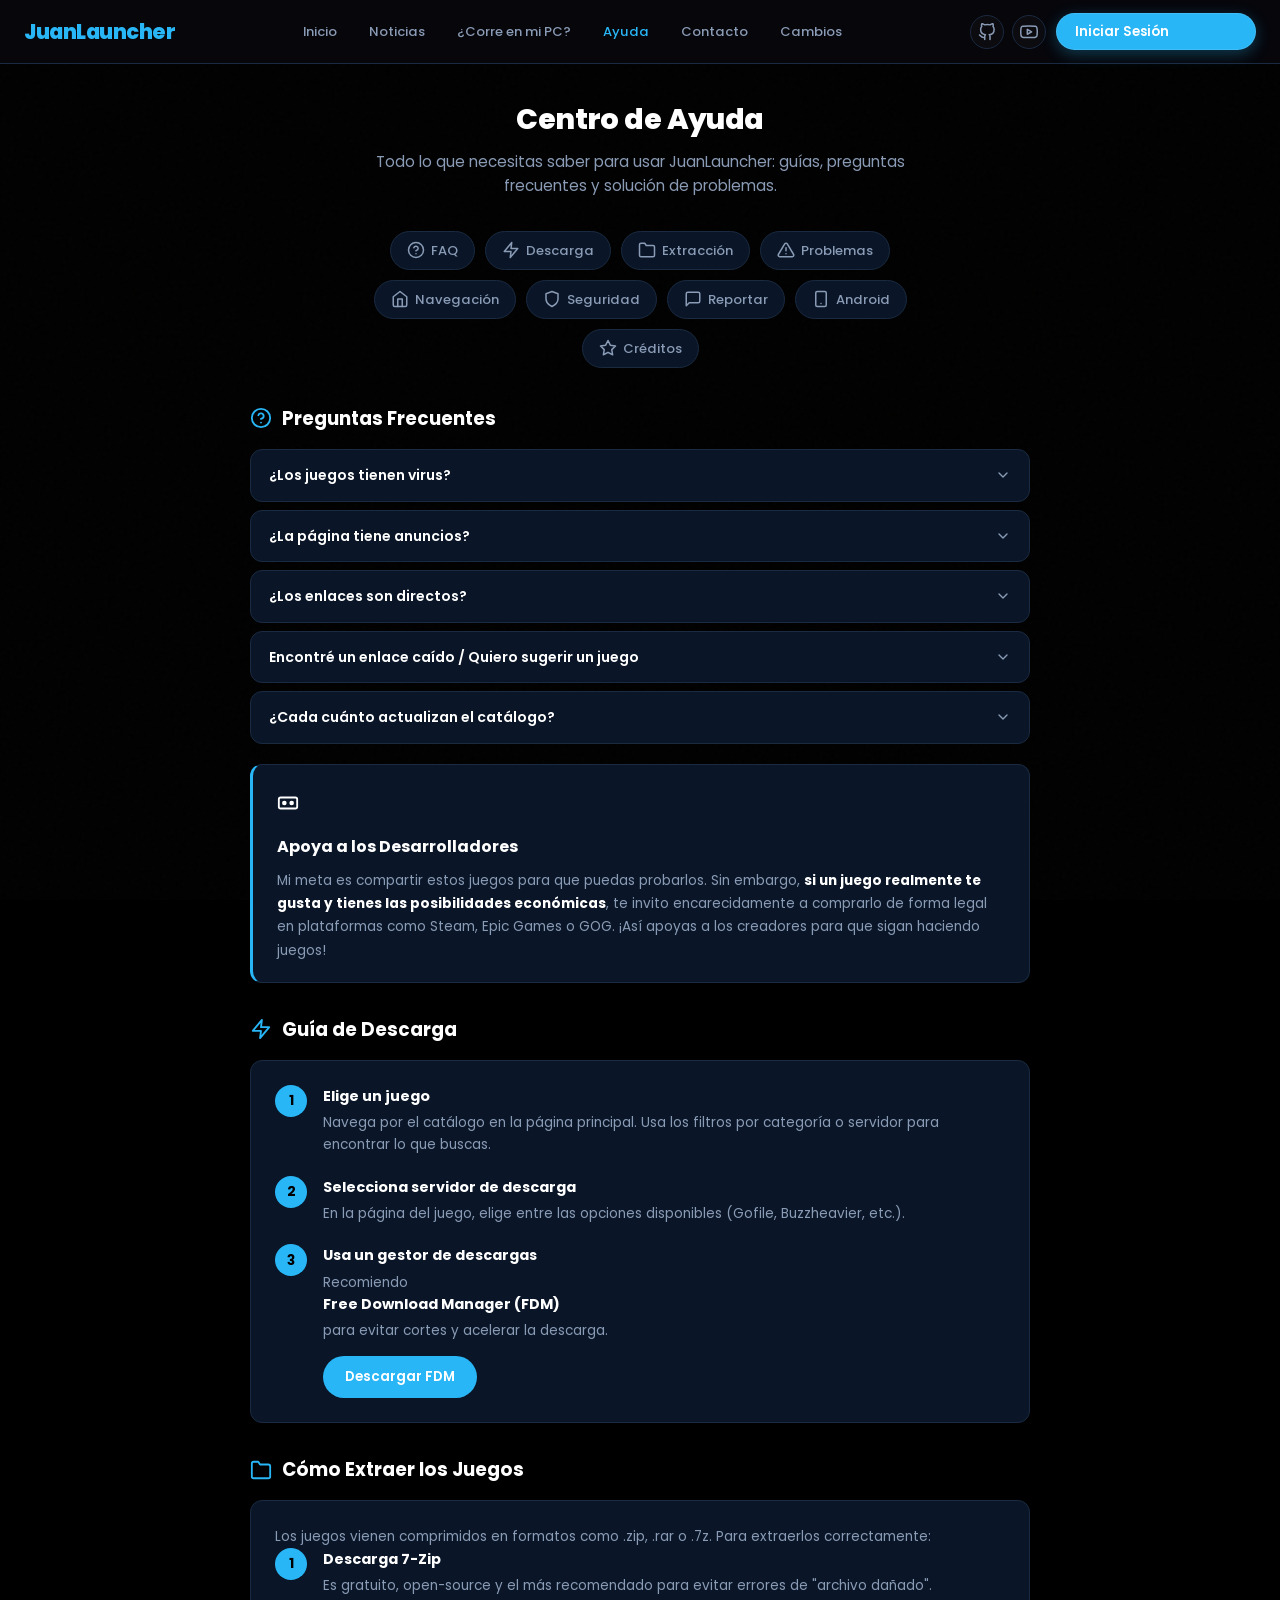
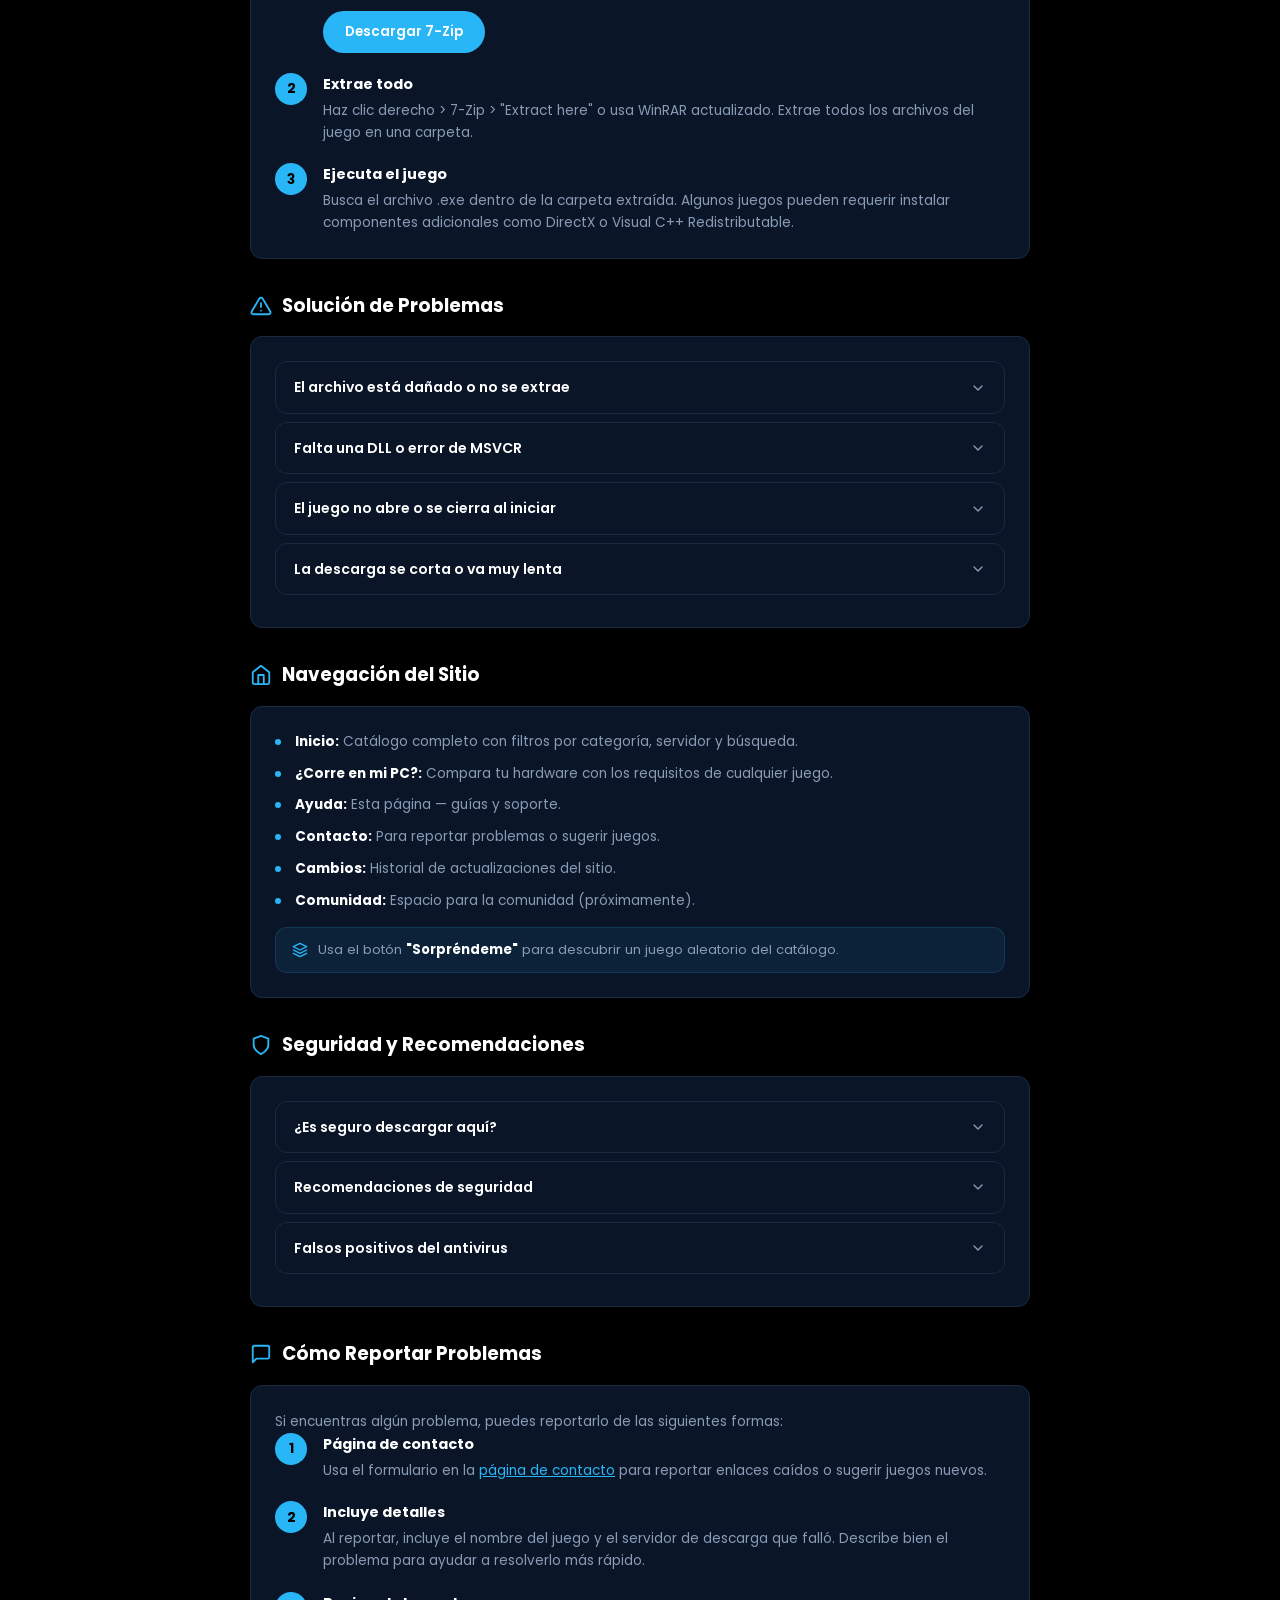
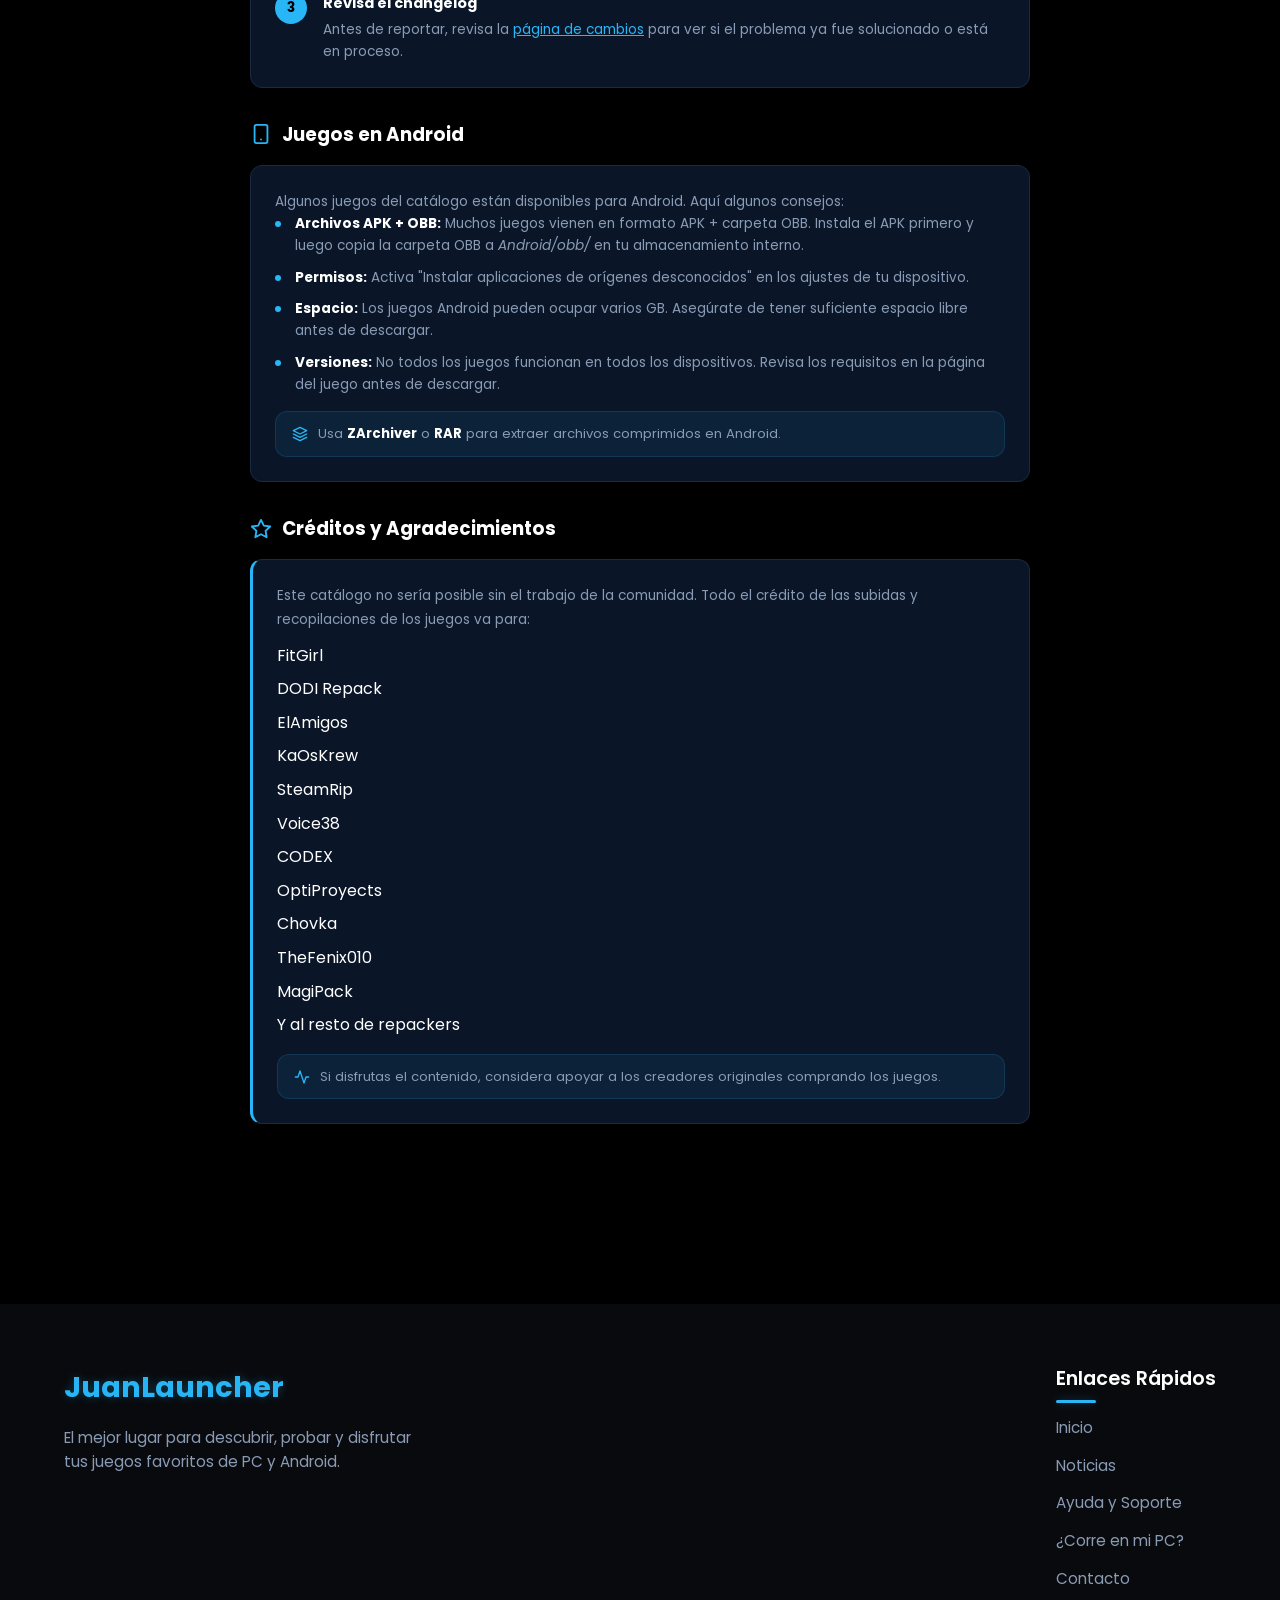
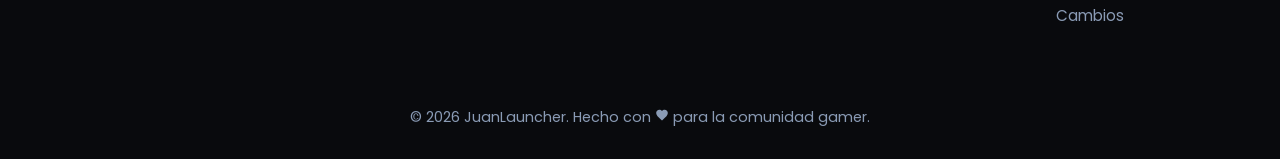
<file: ayuda.html>
<!DOCTYPE html>
<html lang="es">
<head>
    <meta charset="UTF-8">
    <meta name="viewport" content="width=device-width, initial-scale=1.0">
    <title>JuanLauncher - Ayuda y Consejos</title>
    <link rel="stylesheet" href="style.css?v=8">
    <link rel="shortcut icon" href="img/juanlauncher/logo-favicon.png" type="image/x-icon">
    <link href="https://fonts.googleapis.com/css2?family=Poppins:wght@300;400;600;700;800&display=swap" rel="stylesheet">
</head>
<body class="launcher">

    <header>
        <div class="logo"><a href="index.html">JuanLauncher</a></div>
        <nav>
            <a href="index.html" class="nav-link">Inicio</a>
            <a href="noticias.html" class="nav-link">Noticias</a>
            <a href="compatibilidad.html" class="nav-link">¿Corre en mi PC?</a>
            <a href="ayuda.html" class="nav-link" style="color: var(--accent);">Ayuda</a>
            <a href="contacto.html" class="nav-link">Contacto</a>
            <a href="changelog.html" class="nav-link">Cambios</a>
        </nav>
        <div class="header-actions">
            <div class="social-links">
                <a href="https://github.com/juancho033/juanlauncher" target="_blank" class="social-btn github-btn" title="Mi GitHub">
                    <svg viewBox="0 0 24 24" width="18" height="18" stroke="currentColor" stroke-width="2" fill="none" stroke-linecap="round" stroke-linejoin="round"><path d="M9 19c-5 1.5-5-2.5-7-3m14 6v-3.87a3.37 3.37 0 0 0-.94-2.61c3.14-.35 6.44-1.54 6.44-7A5.44 5.44 0 0 0 20 4.77 5.07 5.07 0 0 0 19.91 1S18.73.65 16 2.48a13.38 13.38 0 0 0-7 0C6.27.65 5.09 1 5.09 1A5.07 5.07 0 0 0 5 4.77a5.44 5.44 0 0 0-1.5 3.78c0 5.42 3.3 6.61 6.44 7A3.37 3.37 0 0 0 9 18.13V22"></path></svg>
                </a>
                <a href="https://www.youtube.com/@JUANCHODEV22" target="_blank" class="social-btn youtube-btn" title="Mi YouTube">
                    <svg viewBox="0 0 24 24" width="18" height="18" stroke="currentColor" stroke-width="2" fill="none" stroke-linecap="round" stroke-linejoin="round"><path d="M22.54 6.42a2.78 2.78 0 0 0-1.94-2C18.88 4 12 4 12 4s-6.88 0-8.6.46a2.78 2.78 0 0 0-1.94 2A29 29 0 0 0 1 11.75a29 29 0 0 0 .46 5.33A2.78 2.78 0 0 0 3.4 19c1.72.46 8.6.46 8.6.46s6.88 0 8.6-.46a2.78 2.78 0 0 0 1.94-2 29 29 0 0 0 .46-5.25 29 29 0 0 0-.46-5.33z"></path><polygon points="9.75 15.02 15.5 11.75 9.75 8.48 9.75 15.02"></polygon></svg>
                </a>
            </div>
            <div class="auth-buttons">
                <a href="login.html" class="login-btn">Iniciar Sesión</a>
            </div>
        </div>
        <button class="hamburger" id="hamburger" aria-label="Menú">
            <span></span><span></span><span></span>
        </button>
    </header>

    <div class="menu-overlay" id="menuOverlay"></div>

    <nav class="mobile-menu" id="mobileMenu">
        <a href="index.html">
            <svg viewBox="0 0 24 24" fill="none" stroke="currentColor" stroke-width="2"><path d="M3 9l9-7 9 7v11a2 2 0 0 1-2 2H5a2 2 0 0 1-2-2z"/><polyline points="9 22 9 12 15 12 15 22"/></svg>
            <span>Inicio</span>
        </a>
        <a href="noticias.html">
            <svg viewBox="0 0 24 24" fill="none" stroke="currentColor" stroke-width="2"><path d="M4 4h16v16H4z"/><line x1="8" y1="9" x2="16" y2="9"/><line x1="8" y1="13" x2="14" y2="13"/><line x1="8" y1="17" x2="12" y2="17"/></svg>
            <span>Noticias</span>
        </a>
        <a href="compatibilidad.html">
            <svg viewBox="0 0 24 24" fill="none" stroke="currentColor" stroke-width="2" stroke-linecap="round" stroke-linejoin="round"><rect x="2" y="3" width="20" height="14" rx="2"/><line x1="8" y1="21" x2="16" y2="21"/><line x1="12" y1="17" x2="12" y2="21"/></svg>
            ¿Corre en mi PC?
        </a>
        <a href="ayuda.html" class="active">
            <svg viewBox="0 0 24 24" fill="none" stroke="currentColor" stroke-width="2" stroke-linecap="round" stroke-linejoin="round"><circle cx="12" cy="12" r="10"/><path d="M9.09 9a3 3 0 015.83 1c0 2-3 3-3 3"/><line x1="12" y1="17" x2="12.01" y2="17"/></svg>
            Ayuda
        </a>
        <a href="comunidad.html">
            <svg viewBox="0 0 24 24" fill="none" stroke="currentColor" stroke-width="2" stroke-linecap="round" stroke-linejoin="round"><path d="M17 21v-2a4 4 0 00-4-4H5a4 4 0 00-4 4v2"/><circle cx="9" cy="7" r="4"/><path d="M23 21v-2a4 4 0 00-3-3.87"/><path d="M16 3.13a4 4 0 010 7.75"/></svg>
            Comunidad
        </a>
        <a href="changelog.html">
            <svg viewBox="0 0 24 24" fill="none" stroke="currentColor" stroke-width="2" stroke-linecap="round" stroke-linejoin="round"><polyline points="22 12 18 12 15 21 9 3 6 12 2 12"/></svg>
            Actualizaciones
        </a>
        <a href="contacto.html">
            <svg viewBox="0 0 24 24" fill="none" stroke="currentColor" stroke-width="2" stroke-linecap="round" stroke-linejoin="round"><path d="M4 4h16c1.1 0 2 .9 2 2v12c0 1.1-.9 2-2 2H4c-1.1 0-2-.9-2-2V6c0-1.1.9-2 2-2z"/><polyline points="22,6 12,13 2,6"/></svg>
            Contacto
        </a>
        <div class="menu-divider"></div>
        <a href="login.html" class="menu-login">
            <svg viewBox="0 0 24 24" fill="none" stroke="currentColor" stroke-width="2" stroke-linecap="round" stroke-linejoin="round"><path d="M15 3h4a2 2 0 012 2v14a2 2 0 01-2 2h-4"/><polyline points="10 17 15 12 10 7"/><line x1="15" y1="12" x2="3" y2="12"/></svg>
            Iniciar Sesión
        </a>
    </nav>

    <main style="padding-bottom: calc(var(--bottom-nav-height) + 24px);">

        <div class="help-hero">
            <h1>Centro de Ayuda</h1>
            <p>Todo lo que necesitas saber para usar JuanLauncher: guías, preguntas frecuentes y solución de problemas.</p>
        </div>

        <div class="help-index">
            <a href="#faq" class="help-index-item">
                <svg viewBox="0 0 24 24" width="18" height="18" fill="none" stroke="currentColor" stroke-width="2" stroke-linecap="round" stroke-linejoin="round"><circle cx="12" cy="12" r="10"/><path d="M9.09 9a3 3 0 015.83 1c0 2-3 3-3 3"/><line x1="12" y1="17" x2="12.01" y2="17"/></svg>
                FAQ
            </a>
            <a href="#descarga" class="help-index-item">
                <svg viewBox="0 0 24 24" width="18" height="18" fill="none" stroke="currentColor" stroke-width="2" stroke-linecap="round" stroke-linejoin="round"><polygon points="13 2 3 14 12 14 11 22 21 10 12 10 13 2"/></svg>
                Descarga
            </a>
            <a href="#extraccion" class="help-index-item">
                <svg viewBox="0 0 24 24" width="18" height="18" fill="none" stroke="currentColor" stroke-width="2" stroke-linecap="round" stroke-linejoin="round"><path d="M22 19a2 2 0 01-2 2H4a2 2 0 01-2-2V5a2 2 0 012-2h5l2 3h9a2 2 0 012 2z"/></svg>
                Extracción
            </a>
            <a href="#problemas" class="help-index-item">
                <svg viewBox="0 0 24 24" width="18" height="18" fill="none" stroke="currentColor" stroke-width="2" stroke-linecap="round" stroke-linejoin="round"><path d="M10.29 3.86L1.82 18a2 2 0 001.71 3h16.94a2 2 0 001.71-3L13.71 3.86a2 2 0 00-3.42 0z"/><line x1="12" y1="9" x2="12" y2="13"/><line x1="12" y1="17" x2="12.01" y2="17"/></svg>
                Problemas
            </a>
            <a href="#navegacion" class="help-index-item">
                <svg viewBox="0 0 24 24" width="18" height="18" fill="none" stroke="currentColor" stroke-width="2" stroke-linecap="round" stroke-linejoin="round"><path d="M3 9l9-7 9 7v11a2 2 0 01-2 2H5a2 2 0 01-2-2z"/><polyline points="9 22 9 12 15 12 15 22"/></svg>
                Navegación
            </a>
            <a href="#seguridad" class="help-index-item">
                <svg viewBox="0 0 24 24" width="18" height="18" fill="none" stroke="currentColor" stroke-width="2" stroke-linecap="round" stroke-linejoin="round"><path d="M12 22s8-4 8-10V5l-8-3-8 3v7c0 6 8 10 8 10z"/></svg>
                Seguridad
            </a>
            <a href="#reportar" class="help-index-item">
                <svg viewBox="0 0 24 24" width="18" height="18" fill="none" stroke="currentColor" stroke-width="2" stroke-linecap="round" stroke-linejoin="round"><path d="M21 15a2 2 0 01-2 2H7l-4 4V5a2 2 0 012-2h14a2 2 0 012 2z"/></svg>
                Reportar
            </a>
            <a href="#android" class="help-index-item">
                <svg viewBox="0 0 24 24" width="18" height="18" fill="none" stroke="currentColor" stroke-width="2" stroke-linecap="round" stroke-linejoin="round"><rect x="5" y="2" width="14" height="20" rx="2" ry="2"/><line x1="12" y1="18" x2="12.01" y2="18"/></svg>
                Android
            </a>
            <a href="#creditos" class="help-index-item">
                <svg viewBox="0 0 24 24" width="18" height="18" fill="none" stroke="currentColor" stroke-width="2" stroke-linecap="round" stroke-linejoin="round"><polygon points="12 2 15.09 8.26 22 9.27 17 14.14 18.18 21.02 12 17.77 5.82 21.02 7 14.14 2 9.27 8.91 8.26 12 2"/></svg>
                Créditos
            </a>
        </div>

        <div class="help-section" id="faq">
            <h2 class="help-section-title">
                <svg viewBox="0 0 24 24" width="22" height="22" fill="none" stroke="currentColor" stroke-width="2" stroke-linecap="round" stroke-linejoin="round"><circle cx="12" cy="12" r="10"/><path d="M9.09 9a3 3 0 015.83 1c0 2-3 3-3 3"/><line x1="12" y1="17" x2="12.01" y2="17"/></svg>
                Preguntas Frecuentes
            </h2>

            <div class="faq-item">
                <div class="faq-question">¿Los juegos tienen virus? <svg viewBox="0 0 24 24" width="16" height="16" fill="none" stroke="currentColor" stroke-width="2" stroke-linecap="round" stroke-linejoin="round"><polyline points="6 9 12 15 18 9"/></svg></div>
                <div class="faq-answer"><p>No, los juegos no tienen virus, son de confianza. Los créditos de los repackers están abajo. Si en VirusTotal aparece algo, lo más probable es que sea un falso positivo. Si tienes dudas, puedes <a href="contacto.html">contactarme</a> para revisarlo.</p></div>
            </div>

            <div class="faq-item">
                <div class="faq-question">¿La página tiene anuncios? <svg viewBox="0 0 24 24" width="16" height="16" fill="none" stroke="currentColor" stroke-width="2" stroke-linecap="round" stroke-linejoin="round"><polyline points="6 9 12 15 18 9"/></svg></div>
                <div class="faq-answer"><p>No, la página no tiene anuncios ni acortadores de enlaces. Sin embargo, las plataformas de descarga como Mediafire y Terabox pueden tener su propia publicidad. Se recomienda usar un adblock de confianza.</p></div>
            </div>

            <div class="faq-item">
                <div class="faq-question">¿Los enlaces son directos? <svg viewBox="0 0 24 24" width="16" height="16" fill="none" stroke="currentColor" stroke-width="2" stroke-linecap="round" stroke-linejoin="round"><polyline points="6 9 12 15 18 9"/></svg></div>
                <div class="faq-answer"><p>Sí, los enlaces son directos a sus respectivas plataformas de descarga. Algunos servicios como Terabox pueden pedir registrarse para descargar el archivo.</p></div>
            </div>

            <div class="faq-item">
                <div class="faq-question">Encontré un enlace caído / Quiero sugerir un juego <svg viewBox="0 0 24 24" width="16" height="16" fill="none" stroke="currentColor" stroke-width="2" stroke-linecap="round" stroke-linejoin="round"><polyline points="6 9 12 15 18 9"/></svg></div>
                <div class="faq-answer"><p>Puedes reportar enlaces caídos o sugerir juegos nuevos a través de la <a href="contacto.html">página de contacto</a>.</p></div>
            </div>

            <div class="faq-item">
                <div class="faq-question">¿Cada cuánto actualizan el catálogo? <svg viewBox="0 0 24 24" width="16" height="16" fill="none" stroke="currentColor" stroke-width="2" stroke-linecap="round" stroke-linejoin="round"><polyline points="6 9 12 15 18 9"/></svg></div>
                <div class="faq-answer"><p>El catálogo se actualiza constantemente. Puedes revisar los cambios recientes en la <a href="changelog.html">página de cambios</a>.</p></div>
            </div>

            <div class="help-card highlight-card" style="margin-top: 20px;">
                <div class="help-icon" style="margin-bottom: 8px;"><svg viewBox="0 0 24 24" width="22" height="22" fill="none" stroke="currentColor" stroke-width="2" stroke-linecap="round" stroke-linejoin="round"><rect x="2" y="6" width="20" height="12" rx="2"/><circle cx="8" cy="12" r="1.5" fill="currentColor"/><circle cx="16" cy="12" r="1.5" fill="currentColor"/></svg></div>
                <h3>Apoya a los Desarrolladores</h3>
                <p>Mi meta es compartir estos juegos para que puedas probarlos. Sin embargo, <strong>si un juego realmente te gusta y tienes las posibilidades económicas</strong>, te invito encarecidamente a comprarlo de forma legal en plataformas como Steam, Epic Games o GOG. ¡Así apoyas a los creadores para que sigan haciendo juegos!</p>
            </div>
        </div>

        <div class="help-section" id="descarga">
            <h2 class="help-section-title">
                <svg viewBox="0 0 24 24" width="22" height="22" fill="none" stroke="currentColor" stroke-width="2" stroke-linecap="round" stroke-linejoin="round"><polygon points="13 2 3 14 12 14 11 22 21 10 12 10 13 2"/></svg>
                Guía de Descarga
            </h2>

            <div class="help-card">
                <div class="help-steps">
                    <div class="help-step">
                        <span class="help-step-num">1</span>
                        <div>
                            <strong>Elige un juego</strong>
                            <p>Navega por el catálogo en la página principal. Usa los filtros por categoría o servidor para encontrar lo que buscas.</p>
                        </div>
                    </div>
                    <div class="help-step">
                        <span class="help-step-num">2</span>
                        <div>
                            <strong>Selecciona servidor de descarga</strong>
                            <p>En la página del juego, elige entre las opciones disponibles (Gofile, Buzzheavier, etc.).</p>
                        </div>
                    </div>
                    <div class="help-step">
                        <span class="help-step-num">3</span>
                        <div>
                            <strong>Usa un gestor de descargas</strong>
                            <p>Recomiendo <strong>Free Download Manager (FDM)</strong> para evitar cortes y acelerar la descarga.</p>
                            <a href="https://www.freedownloadmanager.org/es/" target="_blank" class="help-btn" style="color: white; text-decoration: none;">Descargar FDM</a>
                        </div>
                    </div>
                </div>
            </div>
        </div>

        <div class="help-section" id="extraccion">
            <h2 class="help-section-title">
                <svg viewBox="0 0 24 24" width="22" height="22" fill="none" stroke="currentColor" stroke-width="2" stroke-linecap="round" stroke-linejoin="round"><path d="M22 19a2 2 0 01-2 2H4a2 2 0 01-2-2V5a2 2 0 012-2h5l2 3h9a2 2 0 012 2z"/></svg>
                Cómo Extraer los Juegos
            </h2>

            <div class="help-card">
                <p>Los juegos vienen comprimidos en formatos como .zip, .rar o .7z. Para extraerlos correctamente:</p>
                <div class="help-steps">
                    <div class="help-step">
                        <span class="help-step-num">1</span>
                        <div>
                            <strong>Descarga 7-Zip</strong>
                            <p>Es gratuito, open-source y el más recomendado para evitar errores de "archivo dañado".</p>
                            <a href="https://www.7-zip.org/" target="_blank" class="help-btn" style="color: white; text-decoration: none;">Descargar 7-Zip</a>
                        </div>
                    </div>
                    <div class="help-step">
                        <span class="help-step-num">2</span>
                        <div>
                            <strong>Extrae todo</strong>
                            <p>Haz clic derecho > 7-Zip > "Extract here" o usa WinRAR actualizado. Extrae todos los archivos del juego en una carpeta.</p>
                        </div>
                    </div>
                    <div class="help-step">
                        <span class="help-step-num">3</span>
                        <div>
                            <strong>Ejecuta el juego</strong>
                            <p>Busca el archivo .exe dentro de la carpeta extraída. Algunos juegos pueden requerir instalar componentes adicionales como DirectX o Visual C++ Redistributable.</p>
                        </div>
                    </div>
                </div>
            </div>
        </div>

        <div class="help-section" id="problemas">
            <h2 class="help-section-title">
                <svg viewBox="0 0 24 24" width="22" height="22" fill="none" stroke="currentColor" stroke-width="2" stroke-linecap="round" stroke-linejoin="round"><path d="M10.29 3.86L1.82 18a2 2 0 001.71 3h16.94a2 2 0 001.71-3L13.71 3.86a2 2 0 00-3.42 0z"/><line x1="12" y1="9" x2="12" y2="13"/><line x1="12" y1="17" x2="12.01" y2="17"/></svg>
                Solución de Problemas
            </h2>

            <div class="help-card">
                <div class="faq-item">
                    <div class="faq-question">El archivo está dañado o no se extrae <svg viewBox="0 0 24 24" width="16" height="16" fill="none" stroke="currentColor" stroke-width="2" stroke-linecap="round" stroke-linejoin="round"><polyline points="6 9 12 15 18 9"/></svg></div>
                    <div class="faq-answer"><p>Asegúrate de tener <strong>7-Zip</strong> o WinRAR en su última versión. A veces el antivirus puede bloquear la extracción — prueba desactivándolo temporalmente.</p></div>
                </div>
                <div class="faq-item">
                    <div class="faq-question">Falta una DLL o error de MSVCR <svg viewBox="0 0 24 24" width="16" height="16" fill="none" stroke="currentColor" stroke-width="2" stroke-linecap="round" stroke-linejoin="round"><polyline points="6 9 12 15 18 9"/></svg></div>
                    <div class="faq-answer"><p>Instala <strong>Visual C++ Redistributable</strong> y <strong>DirectX</strong> desde la página de Microsoft. También puedes usar la carpeta <em>_CommonRedist</em> que viene incluida en muchos juegos.</p></div>
                </div>
                <div class="faq-item">
                    <div class="faq-question">El juego no abre o se cierra al iniciar <svg viewBox="0 0 24 24" width="16" height="16" fill="none" stroke="currentColor" stroke-width="2" stroke-linecap="round" stroke-linejoin="round"><polyline points="6 9 12 15 18 9"/></svg></div>
                    <div class="faq-answer"><p>Verifica que tu PC cumple los requisitos mínimos. Actualiza tus drivers de gráficos. Ejecuta el juego como administrador. Si usas antivirus, añade una excepción a la carpeta del juego.</p></div>
                </div>
                <div class="faq-item">
                    <div class="faq-question">La descarga se corta o va muy lenta <svg viewBox="0 0 24 24" width="16" height="16" fill="none" stroke="currentColor" stroke-width="2" stroke-linecap="round" stroke-linejoin="round"><polyline points="6 9 12 15 18 9"/></svg></div>
                    <div class="faq-answer"><p>Usa <strong>Free Download Manager (FDM)</strong> para reanudar descargas cortadas y mejor velocidad. También prueba con otro navegador o desactiva temporalmente el antivirus.</p></div>
                </div>
            </div>
        </div>

        <div class="help-section" id="navegacion">
            <h2 class="help-section-title">
                <svg viewBox="0 0 24 24" width="22" height="22" fill="none" stroke="currentColor" stroke-width="2" stroke-linecap="round" stroke-linejoin="round"><path d="M3 9l9-7 9 7v11a2 2 0 01-2 2H5a2 2 0 01-2-2z"/><polyline points="9 22 9 12 15 12 15 22"/></svg>
                Navegación del Sitio
            </h2>

            <div class="help-card">
                <ul class="help-list">
                    <li><strong>Inicio:</strong> Catálogo completo con filtros por categoría, servidor y búsqueda.</li>
                    <li><strong>¿Corre en mi PC?:</strong> Compara tu hardware con los requisitos de cualquier juego.</li>
                    <li><strong>Ayuda:</strong> Esta página — guías y soporte.</li>
                    <li><strong>Contacto:</strong> Para reportar problemas o sugerir juegos.</li>
                    <li><strong>Cambios:</strong> Historial de actualizaciones del sitio.</li>
                    <li><strong>Comunidad:</strong> Espacio para la comunidad (próximamente).</li>
                </ul>
                <div class="help-tip">
                    <svg viewBox="0 0 24 24" width="16" height="16" fill="none" stroke="currentColor" stroke-width="2" stroke-linecap="round" stroke-linejoin="round"><path d="M12 2L2 7l10 5 10-5-10-5zM2 17l10 5 10-5M2 12l10 5 10-5"/></svg>
                    <span>Usa el botón <strong>"Sorpréndeme"</strong> para descubrir un juego aleatorio del catálogo.</span>
                </div>
            </div>
        </div>

        <div class="help-section" id="seguridad">
            <h2 class="help-section-title">
                <svg viewBox="0 0 24 24" width="22" height="22" fill="none" stroke="currentColor" stroke-width="2" stroke-linecap="round" stroke-linejoin="round"><path d="M12 22s8-4 8-10V5l-8-3-8 3v7c0 6 8 10 8 10z"/></svg>
                Seguridad y Recomendaciones
            </h2>

            <div class="help-card">
                <div class="faq-item">
                    <div class="faq-question">¿Es seguro descargar aquí? <svg viewBox="0 0 24 24" width="16" height="16" fill="none" stroke="currentColor" stroke-width="2" stroke-linecap="round" stroke-linejoin="round"><polyline points="6 9 12 15 18 9"/></svg></div>
                    <div class="faq-answer"><p>Sí, todos los juegos pasan por revisión. Los repackers listados en créditos son de confianza en la comunidad. Como buena práctica, escanea los archivos con Windows Defender o Malwarebytes después de descargar.</p></div>
                </div>
                <div class="faq-item">
                    <div class="faq-question">Recomendaciones de seguridad <svg viewBox="0 0 24 24" width="16" height="16" fill="none" stroke="currentColor" stroke-width="2" stroke-linecap="round" stroke-linejoin="round"><polyline points="6 9 12 15 18 9"/></svg></div>
                    <div class="faq-answer"><p>Usa un adblock (uBlock Origin recomendado). No descargues de enlaces sospechosos fuera de la página. Mantén tu sistema operativo y antivirus actualizados.</p></div>
                </div>
                <div class="faq-item">
                    <div class="faq-question">Falsos positivos del antivirus <svg viewBox="0 0 24 24" width="16" height="16" fill="none" stroke="currentColor" stroke-width="2" stroke-linecap="round" stroke-linejoin="round"><polyline points="6 9 12 15 18 9"/></svg></div>
                    <div class="faq-answer"><p>Es común que los cracks y parches usados en juegos piratas activen alertas del antivirus. Esto no significa necesariamente que sea malware. Si tienes dudas, <a href="contacto.html">contáctame</a> y lo revisamos.</p></div>
                </div>
            </div>
        </div>

        <div class="help-section" id="reportar">
            <h2 class="help-section-title">
                <svg viewBox="0 0 24 24" width="22" height="22" fill="none" stroke="currentColor" stroke-width="2" stroke-linecap="round" stroke-linejoin="round"><path d="M21 15a2 2 0 01-2 2H7l-4 4V5a2 2 0 012-2h14a2 2 0 012 2z"/></svg>
                Cómo Reportar Problemas
            </h2>

            <div class="help-card">
                <p>Si encuentras algún problema, puedes reportarlo de las siguientes formas:</p>
                <div class="help-steps">
                    <div class="help-step">
                        <span class="help-step-num">1</span>
                        <div>
                            <strong>Página de contacto</strong>
                            <p>Usa el formulario en la <a href="contacto.html">página de contacto</a> para reportar enlaces caídos o sugerir juegos nuevos.</p>
                        </div>
                    </div>
                    <div class="help-step">
                        <span class="help-step-num">2</span>
                        <div>
                            <strong>Incluye detalles</strong>
                            <p>Al reportar, incluye el nombre del juego y el servidor de descarga que falló. Describe bien el problema para ayudar a resolverlo más rápido.</p>
                        </div>
                    </div>
                    <div class="help-step">
                        <span class="help-step-num">3</span>
                        <div>
                            <strong>Revisa el changelog</strong>
                            <p>Antes de reportar, revisa la <a href="changelog.html">página de cambios</a> para ver si el problema ya fue solucionado o está en proceso.</p>
                        </div>
                    </div>
                </div>
            </div>
        </div>

        <div class="help-section" id="android">
            <h2 class="help-section-title">
                <svg viewBox="0 0 24 24" width="22" height="22" fill="none" stroke="currentColor" stroke-width="2" stroke-linecap="round" stroke-linejoin="round"><rect x="5" y="2" width="14" height="20" rx="2" ry="2"/><line x1="12" y1="18" x2="12.01" y2="18"/></svg>
                Juegos en Android
            </h2>

            <div class="help-card">
                <p>Algunos juegos del catálogo están disponibles para Android. Aquí algunos consejos:</p>
                <ul class="help-list">
                    <li><strong>Archivos APK + OBB:</strong> Muchos juegos vienen en formato APK + carpeta OBB. Instala el APK primero y luego copia la carpeta OBB a <em>Android/obb/</em> en tu almacenamiento interno.</li>
                    <li><strong>Permisos:</strong> Activa "Instalar aplicaciones de orígenes desconocidos" en los ajustes de tu dispositivo.</li>
                    <li><strong>Espacio:</strong> Los juegos Android pueden ocupar varios GB. Asegúrate de tener suficiente espacio libre antes de descargar.</li>
                    <li><strong>Versiones:</strong> No todos los juegos funcionan en todos los dispositivos. Revisa los requisitos en la página del juego antes de descargar.</li>
                </ul>
                <div class="help-tip">
                    <svg viewBox="0 0 24 24" width="16" height="16" fill="none" stroke="currentColor" stroke-width="2" stroke-linecap="round" stroke-linejoin="round"><path d="M12 2L2 7l10 5 10-5-10-5zM2 17l10 5 10-5M2 12l10 5 10-5"/></svg>
                    <span>Usa <strong>ZArchiver</strong> o <strong>RAR</strong> para extraer archivos comprimidos en Android.</span>
                </div>
            </div>
        </div>

        <div class="help-section" id="creditos">
            <h2 class="help-section-title">
                <svg viewBox="0 0 24 24" width="22" height="22" fill="none" stroke="currentColor" stroke-width="2" stroke-linecap="round" stroke-linejoin="round"><polygon points="12 2 15.09 8.26 22 9.27 17 14.14 18.18 21.02 12 17.77 5.82 21.02 7 14.14 2 9.27 8.91 8.26 12 2"/></svg>
                Créditos y Agradecimientos
            </h2>

            <div class="help-card credits-card">
                <p>Este catálogo no sería posible sin el trabajo de la comunidad. Todo el crédito de las subidas y recopilaciones de los juegos va para:</p>
                <div class="credits-names">
                    <span>FitGirl</span>
                    <span>DODI Repack</span>
                    <span>ElAmigos</span>
                    <span>KaOsKrew</span>
                    <span>SteamRip</span>
                    <span>Voice38</span>
                    <span>CODEX</span>
                    <span>OptiProyects</span>
                    <span>Chovka</span>
                    <span>TheFenix010</span>
                    <span>MagiPack</span>
                    <span>Y al resto de repackers</span>
                </div>
                <div class="help-tip" style="margin-top: 16px;">
                    <svg viewBox="0 0 24 24" width="16" height="16" fill="none" stroke="currentColor" stroke-width="2" stroke-linecap="round" stroke-linejoin="round"><polyline points="22 12 18 12 15 21 9 3 6 12 2 12"/></svg>
                    <span>Si disfrutas el contenido, considera apoyar a los creadores originales comprando los juegos.</span>
                </div>
            </div>
        </div>

    </main>

    <nav class="bottom-nav">
        <a href="index.html" class="active">
            <svg viewBox="0 0 24 24" fill="none" stroke="currentColor" stroke-width="2"><path d="M3 9l9-7 9 7v11a2 2 0 0 1-2 2H5a2 2 0 0 1-2-2z"/><polyline points="9 22 9 12 15 12 15 22"/></svg>
            <span>Inicio</span>
        </a>
        <a href="compatibilidad.html">
            <svg viewBox="0 0 24 24" fill="none" stroke="currentColor" stroke-width="2"><rect x="2" y="3" width="20" height="14" rx="2"/><line x1="8" y1="21" x2="16" y2="21"/><line x1="12" y1="17" x2="12" y2="21"/></svg>
            <span>Compatibilidad</span>
        </a>
        <a href="ayuda.html">
            <svg viewBox="0 0 24 24" fill="none" stroke="currentColor" stroke-width="2"><circle cx="12" cy="12" r="10"/><path d="M9.09 9a3 3 0 0 1 5.83 1c0 2-3 3-3 3"/><line x1="12" y1="17" x2="12.01" y2="17"/></svg>
            <span>Ayuda</span>
        </a>
        <a href="contacto.html">
            <svg viewBox="0 0 24 24" fill="none" stroke="currentColor" stroke-width="2"><path d="M4 4h16c1.1 0 2 .9 2 2v12c0 1.1-.9 2-2 2H4c-1.1 0-2-.9-2-2V6c0-1.1.9-2 2-2z"/><polyline points="22,6 12,13 2,6"/></svg>
            <span>Contacto</span>
        </a>
    </nav>

    <footer class="site-footer">
        <div class="footer-content">
            <div class="footer-logo">
                <h3>JuanLauncher</h3>
                <p>El mejor lugar para descubrir, probar y disfrutar tus juegos favoritos de PC y Android.</p>
            </div>
            <div class="footer-links">
                <h4>Enlaces Rápidos</h4>
                <ul>
                    <li><a href="index.html">Inicio</a></li>
                    <li><a href="noticias.html">Noticias</a></li>
                    <li><a href="ayuda.html">Ayuda y Soporte</a></li>
                    <li><a href="compatibilidad.html">¿Corre en mi PC?</a></li>
                    <li><a href="contacto.html">Contacto</a></li>
                    <li><a href="changelog.html">Cambios</a></li>
                </ul>
            </div>
        </div>
        <div class="footer-bottom">
            <p>&copy; 2026 JuanLauncher. Hecho con <svg viewBox="0 0 24 24" width="14" height="14" fill="currentColor" stroke="none"><path d="M12 21.35l-1.45-1.32C5.4 15.36 2 12.28 2 8.5 2 5.42 4.42 3 7.5 3c1.74 0 3.41.81 4.5 2.09C13.09 3.81 14.76 3 16.5 3 19.58 3 22 5.42 22 8.5c0 3.78-3.4 6.86-8.55 11.54L12 21.35z"/></svg> para la comunidad gamer.</p>
        </div>
    </footer>

    <button class="scroll-top-btn" id="scrollTopBtn" title="Ir arriba">▲</button>
    

    <script src="script.js"></script>
    <script>
        document.querySelectorAll('.faq-question').forEach(function(q) {
            q.addEventListener('click', function() {
                var item = this.closest('.faq-item');
                var isOpen = item.classList.contains('open');
                document.querySelectorAll('.faq-item.open').forEach(function(o) {
                    o.classList.remove('open');
                });
                if (!isOpen) item.classList.add('open');
            });
        });
    </script>
</body>
</html>
</file>
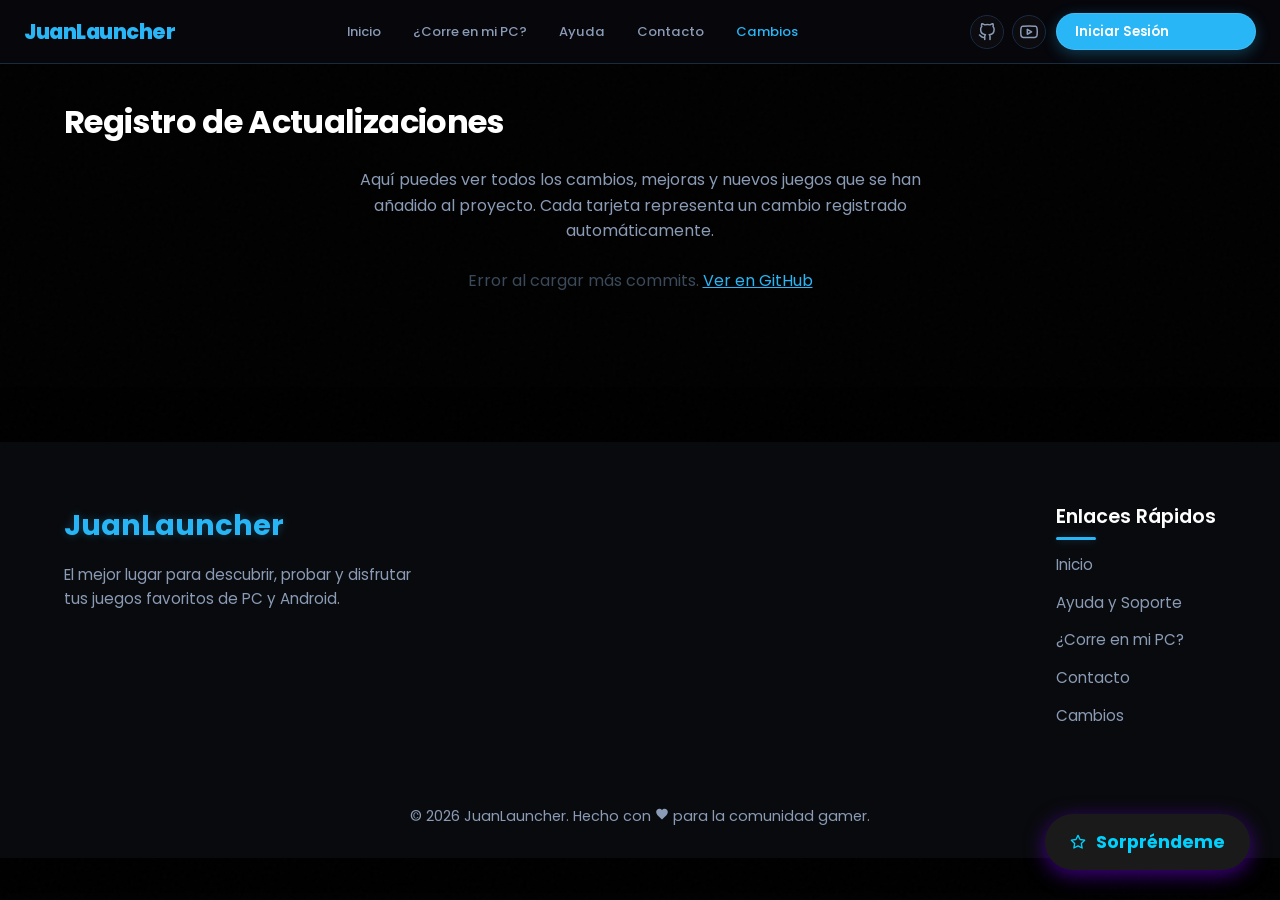
<file: changelog.html>
<!DOCTYPE html>
<html lang="es">
<head>
    <meta charset="UTF-8">
    <meta name="viewport" content="width=device-width, initial-scale=1.0">
    <title>JuanLauncher - Actualizaciones</title>
    <link rel="stylesheet" href="style.css?v=5">
    <link rel="shortcut icon" href="img/juanlauncher/logo-favicon.png" type="image/x-icon">
    <link href="https://fonts.googleapis.com/css2?family=Poppins:wght@300;400;600;700;800&display=swap" rel="stylesheet">
</head>
<body class="launcher">

    <header>
        <div class="logo"><a href="index.html">JuanLauncher</a></div>
        <nav>
            <a href="index.html" class="nav-link">Inicio</a>
            <a href="compatibilidad.html" class="nav-link">¿Corre en mi PC?</a>
            <a href="ayuda.html" class="nav-link">Ayuda</a>
            <a href="contacto.html" class="nav-link">Contacto</a>
            <a href="changelog.html" class="nav-link" style="color: var(--accent);">Cambios</a>
        </nav>
        <div class="header-actions">
            <div class="social-links">
                <a href="https://github.com/juancho033/juanlauncher" target="_blank" class="social-btn github-btn" title="Mi GitHub">
                    <svg viewBox="0 0 24 24" width="18" height="18" stroke="currentColor" stroke-width="2" fill="none" stroke-linecap="round" stroke-linejoin="round"><path d="M9 19c-5 1.5-5-2.5-7-3m14 6v-3.87a3.37 3.37 0 0 0-.94-2.61c3.14-.35 6.44-1.54 6.44-7A5.44 5.44 0 0 0 20 4.77 5.07 5.07 0 0 0 19.91 1S18.73.65 16 2.48a13.38 13.38 0 0 0-7 0C6.27.65 5.09 1 5.09 1A5.07 5.07 0 0 0 5 4.77a5.44 5.44 0 0 0-1.5 3.78c0 5.42 3.3 6.61 6.44 7A3.37 3.37 0 0 0 9 18.13V22"></path></svg>
                </a>
                <a href="https://www.youtube.com/@JUANCHODEV22" target="_blank" class="social-btn youtube-btn" title="Mi YouTube">
                    <svg viewBox="0 0 24 24" width="18" height="18" stroke="currentColor" stroke-width="2" fill="none" stroke-linecap="round" stroke-linejoin="round"><path d="M22.54 6.42a2.78 2.78 0 0 0-1.94-2C18.88 4 12 4 12 4s-6.88 0-8.6.46a2.78 2.78 0 0 0-1.94 2A29 29 0 0 0 1 11.75a29 29 0 0 0 .46 5.33A2.78 2.78 0 0 0 3.4 19c1.72.46 8.6.46 8.6.46s6.88 0 8.6-.46a2.78 2.78 0 0 0 1.94-2 29 29 0 0 0 .46-5.25 29 29 0 0 0-.46-5.33z"></path><polygon points="9.75 15.02 15.5 11.75 9.75 8.48 9.75 15.02"></polygon></svg>
                </a>
            </div>
            <div class="auth-buttons">
                <a href="login.html" class="login-btn">Iniciar Sesión</a>
            </div>
        </div>
        <button class="hamburger" id="hamburger" aria-label="Menú">
            <span></span><span></span><span></span>
        </button>
    </header>

    <div class="menu-overlay" id="menuOverlay"></div>

    <nav class="mobile-menu" id="mobileMenu">
        <a href="index.html">
            <svg viewBox="0 0 24 24" fill="none" stroke="currentColor" stroke-width="2" stroke-linecap="round" stroke-linejoin="round"><path d="M3 9l9-7 9 7v11a2 2 0 01-2 2H5a2 2 0 01-2-2z"/><polyline points="9 22 9 12 15 12 15 22"/></svg>
            Inicio
        </a>
        <a href="compatibilidad.html">
            <svg viewBox="0 0 24 24" fill="none" stroke="currentColor" stroke-width="2" stroke-linecap="round" stroke-linejoin="round"><rect x="2" y="3" width="20" height="14" rx="2"/><line x1="8" y1="21" x2="16" y2="21"/><line x1="12" y1="17" x2="12" y2="21"/></svg>
            ¿Corre en mi PC?
        </a>
        <a href="ayuda.html">
            <svg viewBox="0 0 24 24" fill="none" stroke="currentColor" stroke-width="2" stroke-linecap="round" stroke-linejoin="round"><circle cx="12" cy="12" r="10"/><path d="M9.09 9a3 3 0 015.83 1c0 2-3 3-3 3"/><line x1="12" y1="17" x2="12.01" y2="17"/></svg>
            Ayuda
        </a>
        <a href="comunidad.html">
            <svg viewBox="0 0 24 24" fill="none" stroke="currentColor" stroke-width="2" stroke-linecap="round" stroke-linejoin="round"><path d="M17 21v-2a4 4 0 00-4-4H5a4 4 0 00-4 4v2"/><circle cx="9" cy="7" r="4"/><path d="M23 21v-2a4 4 0 00-3-3.87"/><path d="M16 3.13a4 4 0 010 7.75"/></svg>
            Comunidad
        </a>
        <a href="changelog.html" class="active">
            <svg viewBox="0 0 24 24" fill="none" stroke="currentColor" stroke-width="2" stroke-linecap="round" stroke-linejoin="round"><polyline points="22 12 18 12 15 21 9 3 6 12 2 12"/></svg>
            Actualizaciones
        </a>
        <a href="contacto.html">
            <svg viewBox="0 0 24 24" fill="none" stroke="currentColor" stroke-width="2" stroke-linecap="round" stroke-linejoin="round"><path d="M4 4h16c1.1 0 2 .9 2 2v12c0 1.1-.9 2-2 2H4c-1.1 0-2-.9-2-2V6c0-1.1.9-2 2-2z"/><polyline points="22,6 12,13 2,6"/></svg>
            Contacto
        </a>
        <div class="menu-divider"></div>
        <a href="login.html" class="menu-login">
            <svg viewBox="0 0 24 24" fill="none" stroke="currentColor" stroke-width="2" stroke-linecap="round" stroke-linejoin="round"><path d="M15 3h4a2 2 0 012 2v14a2 2 0 01-2 2h-4"/><polyline points="10 17 15 12 10 7"/><line x1="15" y1="12" x2="3" y2="12"/></svg>
            Iniciar Sesión
        </a>
    </nav>

    <main style="padding-bottom: calc(var(--bottom-nav-height) + 24px);">
        <h1>Registro de Actualizaciones</h1>
        <p style="text-align:center;color:var(--text-muted);margin-bottom:24px;max-width:600px;margin-left:auto;margin-right:auto;">Aqu&iacute; puedes ver todos los cambios, mejoras y nuevos juegos que se han añadido al proyecto. Cada tarjeta representa un cambio registrado autom&aacute;ticamente.</p>

        <div class="changelog-container" id="lista-changelogs">
            <div class="cl-loading" id="cl-loading" style="text-align:center;padding:40px;color:var(--text-dim);">
                <span class="spinner" style="width:24px;height:24px;border-width:3px;margin:0 auto 12px;display:block;"></span>
                Cargando cambios desde GitHub...
            </div>
        </div>
    </main>

    <nav class="bottom-nav">
        <a href="index.html">
            <svg viewBox="0 0 24 24" fill="none" stroke="currentColor" stroke-width="2"><path d="M3 9l9-7 9 7v11a2 2 0 0 1-2 2H5a2 2 0 0 1-2-2z"/><polyline points="9 22 9 12 15 12 15 22"/></svg>
            <span>Inicio</span>
        </a>
        <a href="compatibilidad.html">
            <svg viewBox="0 0 24 24" fill="none" stroke="currentColor" stroke-width="2"><rect x="2" y="3" width="20" height="14" rx="2"/><line x1="8" y1="21" x2="16" y2="21"/><line x1="12" y1="17" x2="12" y2="21"/></svg>
            <span>Compatibilidad</span>
        </a>
        <a href="ayuda.html">
            <svg viewBox="0 0 24 24" fill="none" stroke="currentColor" stroke-width="2"><circle cx="12" cy="12" r="10"/><path d="M9.09 9a3 3 0 0 1 5.83 1c0 2-3 3-3 3"/><line x1="12" y1="17" x2="12.01" y2="17"/></svg>
            <span>Ayuda</span>
        </a>
        <a href="contacto.html">
            <svg viewBox="0 0 24 24" fill="none" stroke="currentColor" stroke-width="2"><path d="M4 4h16c1.1 0 2 .9 2 2v12c0 1.1-.9 2-2 2H4c-1.1 0-2-.9-2-2V6c0-1.1.9-2 2-2z"/><polyline points="22,6 12,13 2,6"/></svg>
            <span>Contacto</span>
        </a>
    </nav>

    <footer class="site-footer">
        <div class="footer-content">
            <div class="footer-logo">
                <h3>JuanLauncher</h3>
                <p>El mejor lugar para descubrir, probar y disfrutar tus juegos favoritos de PC y Android.</p>
            </div>
            <div class="footer-links">
                <h4>Enlaces Rápidos</h4>
                <ul>
                    <li><a href="index.html">Inicio</a></li>
                    <li><a href="ayuda.html">Ayuda y Soporte</a></li>
                    <li><a href="compatibilidad.html">¿Corre en mi PC?</a></li>
                    <li><a href="contacto.html">Contacto</a></li>
                    <li><a href="changelog.html">Cambios</a></li>
                </ul>
            </div>
        </div>
        <div class="footer-bottom">
            <p>&copy; 2026 JuanLauncher. Hecho con <svg viewBox="0 0 24 24" width="14" height="14" fill="currentColor" stroke="none"><path d="M12 21.35l-1.45-1.32C5.4 15.36 2 12.28 2 8.5 2 5.42 4.42 3 7.5 3c1.74 0 3.41.81 4.5 2.09C13.09 3.81 14.76 3 16.5 3 19.58 3 22 5.42 22 8.5c0 3.78-3.4 6.86-8.55 11.54L12 21.35z"/></svg> para la comunidad gamer.</p>
        </div>
    </footer>

    <button class="scroll-top-btn" id="scrollTopBtn" title="Ir arriba">▲</button>
    <button class="surprise-btn" id="btn-sorprendeme"><svg viewBox="0 0 24 24" width="16" height="16" fill="none" stroke="currentColor" stroke-width="2" stroke-linecap="round" stroke-linejoin="round"><polygon points="12 2 15.09 8.26 22 9.27 17 14.14 18.18 21.02 12 17.77 5.82 21.02 7 14.14 2 9.27 8.91 8.26 12 2"/></svg> Sorpréndeme</button>

    <script src="script.js"></script>
    <script>
        const OWNER = 'juancho033';
        const REPO = 'juanlauncher';
        const PER_PAGE = 5;
        let paginaActual = 0;
        let cargando = false;

        const scrollBtn = document.getElementById("scrollTopBtn");
        window.addEventListener("scroll", () => {
            if (document.body.scrollTop > 300 || document.documentElement.scrollTop > 300) {
                scrollBtn.classList.add("visible");
            } else {
                scrollBtn.classList.remove("visible");
            }
        });
        scrollBtn.addEventListener("click", () => { window.scrollTo({ top: 0, behavior: 'smooth' }); });

        let lastScroll = 0;
        const header = document.querySelector('header');
        window.addEventListener('scroll', () => {
            const cur = window.pageYOffset;
            if (cur > lastScroll && cur > 80) header.classList.add('header-hidden');
            else header.classList.remove('header-hidden');
            lastScroll = cur;
        });

        function formatDate(iso) {
            const d = new Date(iso);
            const meses = ['Enero','Febrero','Marzo','Abril','Mayo','Junio','Julio','Agosto','Septiembre','Octubre','Noviembre','Diciembre'];
            return d.getDate() + ' ' + meses[d.getMonth()] + ', ' + d.getFullYear();
        }

        function formatCommitMsg(msg) {
            const lines = msg.split('\n');
            const title = lines[0];
            const body = lines.slice(1).filter(Boolean).join('\n');
            return { title, body };
        }

        function crearCard(commit, index) {
            const card = document.createElement('div');
            card.className = 'cl-card';
            card.style.animation = 'fadeInUp 0.35s ease both';
            card.style.animationDelay = (index * 0.05) + 's';

            const { title, body } = formatCommitMsg(commit.commit.message);
            const shaShort = commit.sha.slice(0, 7);
            const fecha = formatDate(commit.commit.author.date);
            const autor = commit.commit.author.name;
            const url = commit.html_url;

            const header = document.createElement('div');
            header.className = 'cl-header';
            header.innerHTML = '<span class="cl-version">' + shaShort + '</span><span class="cl-date">' + fecha + '</span>';

            const content = document.createElement('div');
            content.className = 'cl-content';
            let html = '<p><strong>' + escapeHtml(title) + '</strong></p>';
            if (body) {
                const items = body.split('\n').filter(Boolean);
                if (items.some(l => l.startsWith('-') || l.startsWith('*'))) {
                    html += '<ul>' + items.map(l => '<li>' + escapeHtml(l.replace(/^[-*]\s*/, '')) + '</li>').join('') + '</ul>';
                } else {
                    html += '<p>' + escapeHtml(body).replace(/\n/g, '<br>') + '</p>';
                }
            }
            html += '<p style="margin-top:10px;font-size:0.75rem;color:var(--text-dim);">por ' + escapeHtml(autor) + ' &middot; <a href="' + url + '" target="_blank" style="color:var(--accent);">Ver en GitHub</a></p>';
            content.innerHTML = html;

            const btn = document.createElement('button');
            btn.className = 'btn-read-more';
            btn.textContent = 'Ver más';

            card.appendChild(header);
            card.appendChild(content);
            card.appendChild(btn);

            if (content.scrollHeight > 120) {
                btn.addEventListener('click', () => {
                    content.classList.toggle('expanded');
                    btn.textContent = content.classList.contains('expanded') ? 'Ver menos' : 'Ver más';
                });
            } else {
                content.classList.add('expanded');
                btn.style.display = 'none';
            }

            return card;
        }

        function escapeHtml(str) {
            const d = document.createElement('div');
            d.textContent = str;
            return d.innerHTML;
        }

        function crearBotonCargarMas() {
            const wrap = document.createElement('div');
            wrap.id = 'load-more-wrap';
            wrap.style.cssText = 'text-align:center;margin-top:24px;';

            const btn = document.createElement('button');
            btn.id = 'btn-load-more';
            btn.className = 'btn-analizar';
            btn.innerHTML = '<span class="btn-analyze-text">Mostrar m&aacute;s</span><span class="btn-analyze-loader" style="display:none;"><svg viewBox="0 0 24 24" width="18" height="18" fill="none" stroke="currentColor" stroke-width="2.5"><circle cx="12" cy="12" r="10" stroke-dasharray="30 70" stroke-dashoffset="0"><animateTransform attributeName="transform" type="rotate" from="0 12 12" to="360 12 12" dur="1s" repeatCount="indefinite"/></circle></svg> Cargando...</span>';
            btn.addEventListener('click', () => cargarMas(btn));

            wrap.appendChild(btn);
            return wrap;
        }

        async function cargarMas(btn) {
            if (cargando) return;
            cargando = true;
            const text = btn.querySelector('.btn-analyze-text');
            const loader = btn.querySelector('.btn-analyze-loader');
            btn.disabled = true;
            text.style.display = 'none';
            loader.style.display = 'inline-flex';

            await cargarPagina(paginaActual + 1);

            btn.disabled = false;
            text.style.display = 'inline';
            loader.style.display = 'none';
            cargando = false;
        }

        async function cargarPagina(page) {
            const container = document.getElementById('lista-changelogs');
            const existingBtn = document.getElementById('load-more-wrap');
            if (existingBtn) existingBtn.remove();

            try {
                const res = await fetch('https://api.github.com/repos/' + OWNER + '/' + REPO + '/commits?per_page=' + PER_PAGE + '&page=' + page);
                if (!res.ok) throw new Error('HTTP ' + res.status);
                const commits = await res.json();

                paginaActual = page;

                commits.forEach((c, i) => {
                    const offset = (page - 1) * PER_PAGE;
                    const card = crearCard(c, offset + i);
                    container.appendChild(card);
                });

                if (commits.length === PER_PAGE) {
                    container.appendChild(crearBotonCargarMas());
                }
            } catch (e) {
                const err = document.createElement('p');
                err.style.cssText = 'text-align:center;color:var(--text-dim);margin-top:16px;';
                err.innerHTML = 'Error al cargar m&aacute;s commits. <a href="https://github.com/' + OWNER + '/' + REPO + '/commits" target="_blank" style="color:var(--accent);">Ver en GitHub</a>';
                container.appendChild(err);
            }
        }

        async function cargarChangelog() {
            const loading = document.getElementById('cl-loading');
            loading.style.display = 'none';
            await cargarPagina(1);
        }

        document.addEventListener('DOMContentLoaded', cargarChangelog);
    </script>
</body>
</html>
</file>
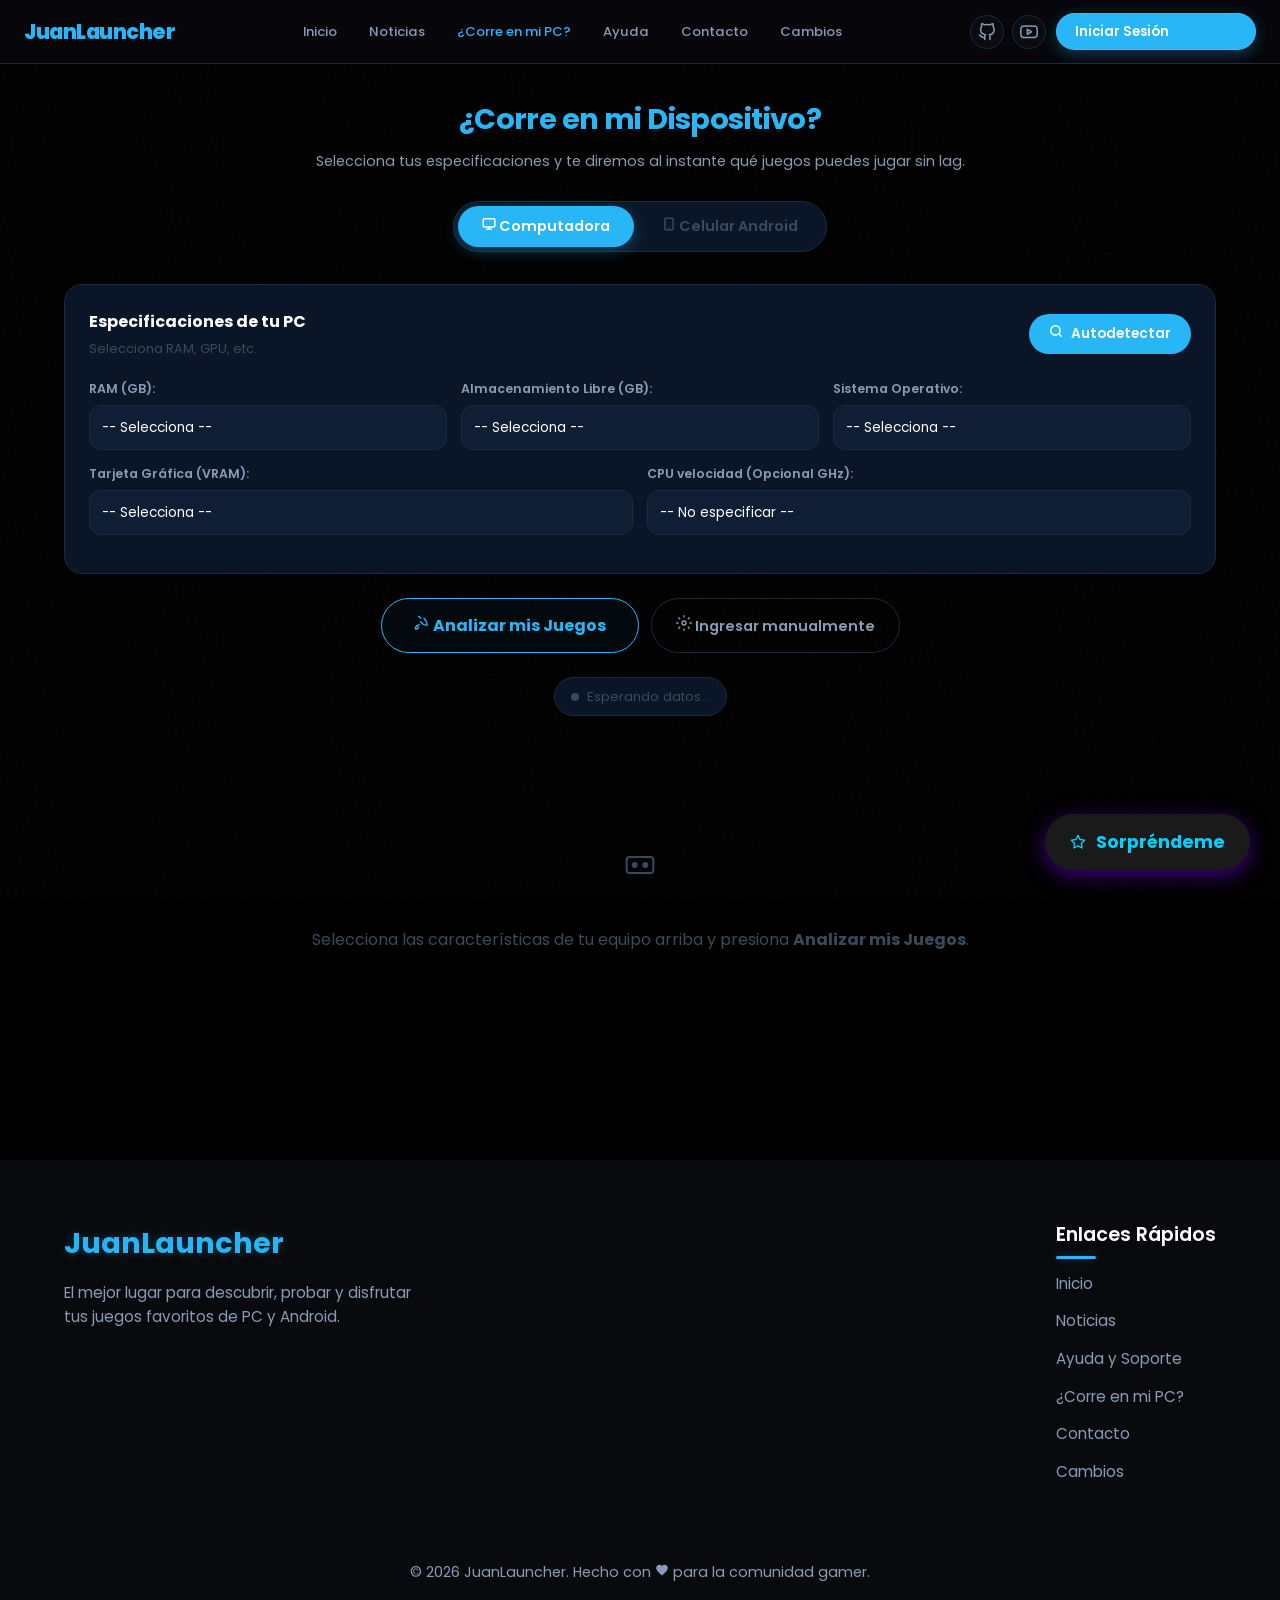
<file: compatibilidad.html>
<!DOCTYPE html>
<html lang="es">
<head>
    <meta charset="UTF-8">
    <meta name="viewport" content="width=device-width, initial-scale=1.0">
    <title>¿Corre en mi PC / Móvil? - JuanLauncher</title>
    <meta name="description" content="Descubre qué juegos de JuanLauncher son compatibles con tu dispositivo.">
    <link rel="stylesheet" href="style.css?v=5">
    <link rel="shortcut icon" href="img/juanlauncher/logo-favicon.png" type="image/x-icon">
    <link href="https://fonts.googleapis.com/css2?family=Poppins:wght@300;400;600;700;800&display=swap" rel="stylesheet">
</head>
<body class="launcher">

    <header>
        <div class="logo"><a href="index.html">JuanLauncher</a></div>
        <nav>
            <a href="index.html" class="nav-link">Inicio</a>
            <a href="noticias.html" class="nav-link">Noticias</a>
            <a href="compatibilidad.html" class="nav-link" style="color: var(--accent);">¿Corre en mi PC?</a>
            <a href="ayuda.html" class="nav-link">Ayuda</a>
            <a href="contacto.html" class="nav-link">Contacto</a>
            <a href="changelog.html" class="nav-link">Cambios</a>
        </nav>
        <div class="header-actions">
            <div class="social-links">
                <a href="https://github.com/juancho033/juanlauncher" target="_blank" class="social-btn github-btn" title="Mi GitHub">
                    <svg viewBox="0 0 24 24" width="18" height="18" stroke="currentColor" stroke-width="2" fill="none" stroke-linecap="round" stroke-linejoin="round"><path d="M9 19c-5 1.5-5-2.5-7-3m14 6v-3.87a3.37 3.37 0 0 0-.94-2.61c3.14-.35 6.44-1.54 6.44-7A5.44 5.44 0 0 0 20 4.77 5.07 5.07 0 0 0 19.91 1S18.73.65 16 2.48a13.38 13.38 0 0 0-7 0C6.27.65 5.09 1 5.09 1A5.07 5.07 0 0 0 5 4.77a5.44 5.44 0 0 0-1.5 3.78c0 5.42 3.3 6.61 6.44 7A3.37 3.37 0 0 0 9 18.13V22"></path></svg>
                </a>
                <a href="https://www.youtube.com/@JUANCHODEV22" target="_blank" class="social-btn youtube-btn" title="Mi YouTube">
                    <svg viewBox="0 0 24 24" width="18" height="18" stroke="currentColor" stroke-width="2" fill="none" stroke-linecap="round" stroke-linejoin="round"><path d="M22.54 6.42a2.78 2.78 0 0 0-1.94-2C18.88 4 12 4 12 4s-6.88 0-8.6.46a2.78 2.78 0 0 0-1.94 2A29 29 0 0 0 1 11.75a29 29 0 0 0 .46 5.33A2.78 2.78 0 0 0 3.4 19c1.72.46 8.6.46 8.6.46s6.88 0 8.6-.46a2.78 2.78 0 0 0 1.94-2 29 29 0 0 0 .46-5.25 29 29 0 0 0-.46-5.33z"></path><polygon points="9.75 15.02 15.5 11.75 9.75 8.48 9.75 15.02"></polygon></svg>
                </a>
            </div>
            <div class="auth-buttons">
                <a href="login.html" class="login-btn">Iniciar Sesión</a>
            </div>
        </div>
        <button class="hamburger" id="hamburger" aria-label="Menú">
            <span></span><span></span><span></span>
        </button>
    </header>

    <div class="menu-overlay" id="menuOverlay"></div>

    <nav class="mobile-menu" id="mobileMenu">
        <a href="index.html">
            <svg viewBox="0 0 24 24" fill="none" stroke="currentColor" stroke-width="2" stroke-linecap="round" stroke-linejoin="round"><path d="M3 9l9-7 9 7v11a2 2 0 01-2 2H5a2 2 0 01-2-2z"/><polyline points="9 22 9 12 15 12 15 22"/></svg>
            Inicio
        </a>
        <a href="compatibilidad.html" class="active">
            <svg viewBox="0 0 24 24" fill="none" stroke="currentColor" stroke-width="2" stroke-linecap="round" stroke-linejoin="round"><rect x="2" y="3" width="20" height="14" rx="2"/><line x1="8" y1="21" x2="16" y2="21"/><line x1="12" y1="17" x2="12" y2="21"/></svg>
            ¿Corre en mi PC?
        </a>
        <a href="ayuda.html">
            <svg viewBox="0 0 24 24" fill="none" stroke="currentColor" stroke-width="2" stroke-linecap="round" stroke-linejoin="round"><circle cx="12" cy="12" r="10"/><path d="M9.09 9a3 3 0 015.83 1c0 2-3 3-3 3"/><line x1="12" y1="17" x2="12.01" y2="17"/></svg>
            Ayuda
        </a>
        <a href="comunidad.html">
            <svg viewBox="0 0 24 24" fill="none" stroke="currentColor" stroke-width="2" stroke-linecap="round" stroke-linejoin="round"><path d="M17 21v-2a4 4 0 00-4-4H5a4 4 0 00-4 4v2"/><circle cx="9" cy="7" r="4"/><path d="M23 21v-2a4 4 0 00-3-3.87"/><path d="M16 3.13a4 4 0 010 7.75"/></svg>
            Comunidad
        </a>
        <a href="changelog.html">
            <svg viewBox="0 0 24 24" fill="none" stroke="currentColor" stroke-width="2" stroke-linecap="round" stroke-linejoin="round"><polyline points="22 12 18 12 15 21 9 3 6 12 2 12"/></svg>
            Actualizaciones
        </a>
        <a href="contacto.html">
            <svg viewBox="0 0 24 24" fill="none" stroke="currentColor" stroke-width="2" stroke-linecap="round" stroke-linejoin="round"><path d="M4 4h16c1.1 0 2 .9 2 2v12c0 1.1-.9 2-2 2H4c-1.1 0-2-.9-2-2V6c0-1.1.9-2 2-2z"/><polyline points="22,6 12,13 2,6"/></svg>
            Contacto
        </a>
        <div class="menu-divider"></div>
        <a href="login.html" class="menu-login">
            <svg viewBox="0 0 24 24" fill="none" stroke="currentColor" stroke-width="2" stroke-linecap="round" stroke-linejoin="round"><path d="M15 3h4a2 2 0 012 2v14a2 2 0 01-2 2h-4"/><polyline points="10 17 15 12 10 7"/><line x1="15" y1="12" x2="3" y2="12"/></svg>
            Iniciar Sesión
        </a>
    </nav>

    <main style="padding-bottom: calc(var(--bottom-nav-height) + 24px);">

        <div class="compat-hero">
            <h1>¿Corre en mi Dispositivo?</h1>
            <p>Selecciona tus especificaciones y te diremos al instante qué juegos puedes jugar sin lag.</p>
        </div>

        <div class="filters-container" style="flex-direction: row; justify-content: center;">
            <div class="platform-switch">
                <button class="plat-btn active" id="btn-plat-pc" onclick="cambiarPlataforma('pc')">
                    <svg viewBox="0 0 24 24" width="14" height="14" fill="none" stroke="currentColor" stroke-width="2.5" stroke-linecap="round" stroke-linejoin="round"><rect x="2" y="3" width="20" height="14" rx="2"/><line x1="8" y1="21" x2="16" y2="21"/><line x1="12" y1="17" x2="12" y2="21"/></svg> Computadora
                </button>
                <button class="plat-btn" id="btn-plat-android" onclick="cambiarPlataforma('android')">
                    <svg viewBox="0 0 24 24" width="14" height="14" fill="none" stroke="currentColor" stroke-width="2.5" stroke-linecap="round" stroke-linejoin="round"><rect x="5" y="2" width="14" height="20" rx="2" ry="2"/><line x1="12" y1="18" x2="12.01" y2="18"/></svg> Celular Android
                </button>
            </div>
        </div>

        <div class="specs-panel" id="panel-pc">
            <div class="specs-panel-header">
                <h2>Especificaciones de tu PC <span>Selecciona RAM, GPU, etc.</span></h2>
                <button class="btn-detect" id="btn-autodetect" onclick="autoDetectSpecs()">
                    <span id="detect-icon"><svg viewBox="0 0 24 24" width="14" height="14" fill="none" stroke="currentColor" stroke-width="2.5" stroke-linecap="round" stroke-linejoin="round"><circle cx="11" cy="11" r="8"/><line x1="21" y1="21" x2="16.65" y2="16.65"/></svg></span> Autodetectar
                </button>
            </div>

            <div class="picker-row">
                <div class="picker-field">
                    <span class="picker-label">RAM (GB):</span>
                    <div class="picker-select-wrap">
                        <select id="spec-pc-ram">
                            <option value="0">-- Selecciona --</option>
                            <option value="2">2 GB</option>
                            <option value="4">4 GB</option>
                            <option value="8">8 GB</option>
                            <option value="16">16 GB</option>
                            <option value="32">32 GB+</option>
                        </select>
                    </div>
                </div>
                <div class="picker-field">
                    <span class="picker-label">Almacenamiento Libre (GB):</span>
                    <div class="picker-select-wrap">
                        <select id="spec-pc-storage">
                            <option value="0">-- Selecciona --</option>
                            <option value="5">5 GB</option>
                            <option value="20">20 GB</option>
                            <option value="50">50 GB</option>
                            <option value="100">100 GB+</option>
                        </select>
                    </div>
                </div>
                <div class="picker-field">
                    <span class="picker-label">Sistema Operativo:</span>
                    <div class="picker-select-wrap">
                        <select id="spec-pc-os">
                            <option value="0">-- Selecciona --</option>
                            <option value="7">Windows 7</option>
                            <option value="8">Windows 8 / 8.1</option>
                            <option value="10">Windows 10</option>
                            <option value="11">Windows 11</option>
                        </select>
                    </div>
                </div>
            </div>

            <div class="picker-row">
                <div class="picker-field">
                    <span class="picker-label">Tarjeta Gráfica (VRAM):</span>
                    <div class="picker-select-wrap">
                        <select id="spec-pc-gpu">
                            <option value="0">-- Selecciona --</option>
                            <option value="integrated">Gráficos Integrados (Intel/Ryzen)</option>
                            <option value="1gb">1 GB VRAM (GTX 750, etc)</option>
                            <option value="2gb">2 GB VRAM (GTX 1050, etc)</option>
                            <option value="4gb">4 GB VRAM (GTX 1050ti, etc)</option>
                            <option value="6gb">6 GB VRAM (GTX 1060, RTX 2060)</option>
                            <option value="8gb">8 GB+ VRAM (RTX 3060, RX 6600)</option>
                            <option value="12gb+">12 GB+ VRAM (RTX 4070+, etc)</option>
                        </select>
                    </div>
                </div>
                <div class="picker-field">
                    <span class="picker-label">CPU velocidad (Opcional GHz):</span>
                    <div class="picker-select-wrap">
                        <select id="spec-pc-cpu">
                            <option value="0">-- No especificar --</option>
                            <option value="2.0">Dual Core / 2.0 GHz</option>
                            <option value="2.5">Quad Core / 2.5 GHz</option>
                            <option value="3.0">i3/i5 antigua / 3.0 GHz</option>
                            <option value="3.5">i5/i7 moderna / 3.5 GHz</option>
                            <option value="4.0">Alta gama / 4.0 GHz+</option>
                        </select>
                    </div>
                </div>
            </div>
        </div>

        <div class="specs-panel" id="panel-android" style="display: none;">
            <div class="specs-panel-header">
                <h2>Especificaciones de tu Celular <span>Selecciona RAM y versión de Android</span></h2>
            </div>
            <div class="picker-row">
                <div class="picker-field">
                    <span class="picker-label">Memoria RAM (GB):</span>
                    <div class="picker-select-wrap">
                        <select id="spec-and-ram">
                            <option value="0">-- Selecciona --</option>
                            <option value="2">2 GB</option>
                            <option value="3">3 GB</option>
                            <option value="4">4 GB</option>
                            <option value="6">6 GB</option>
                            <option value="8">8 GB+</option>
                        </select>
                    </div>
                </div>
                <div class="picker-field">
                    <span class="picker-label">Versión de Android:</span>
                    <div class="picker-select-wrap">
                        <select id="spec-and-os">
                            <option value="0">-- Selecciona --</option>
                            <option value="7">Android 7 o inferior</option>
                            <option value="8">Android 8</option>
                            <option value="9">Android 9</option>
                            <option value="10">Android 10</option>
                            <option value="11">Android 11</option>
                            <option value="12">Android 12+</option>
                        </select>
                    </div>
                </div>
                <div class="picker-field">
                    <span class="picker-label">Almacenamiento Libre (GB):</span>
                    <div class="picker-select-wrap">
                        <select id="spec-and-storage">
                            <option value="0">-- Selecciona --</option>
                            <option value="1">1 GB</option>
                            <option value="2">2 GB</option>
                            <option value="5">5 GB</option>
                            <option value="10">10 GB+</option>
                        </select>
                    </div>
                </div>
            </div>
        </div>

        <div class="compat-actions">
            <button class="btn-analizar" id="btn-analizar" onclick="analizarCompatibilidad()">
                <svg viewBox="0 0 24 24" width="16" height="16" fill="none" stroke="currentColor" stroke-width="2" stroke-linecap="round" stroke-linejoin="round"><path d="M4 16c-1 1-2 3-2 5 2 0 4-1 5-2m8-14c4 4 5 10 5 10s-6 1-10-5m-2 4l-3 3m5-12l-3-3"/></svg>
                <span class="btn-analyze-text">Analizar mis Juegos</span>
                <span class="btn-analyze-loader" style="display:none;">
                    <svg viewBox="0 0 24 24" width="18" height="18" fill="none" stroke="currentColor" stroke-width="2.5"><circle cx="12" cy="12" r="10" stroke-dasharray="30 70" stroke-dashoffset="0"><animateTransform attributeName="transform" type="rotate" from="0 12 12" to="360 12 12" dur="1s" repeatCount="indefinite"/></circle></svg>
                    Analizando...
                </span>
            </button>
            <button class="btn-manual-toggle" id="btn-manual-toggle" onclick="toggleManualEntry()">
                <svg viewBox="0 0 24 24" width="16" height="16" fill="none" stroke="currentColor" stroke-width="2" stroke-linecap="round" stroke-linejoin="round"><circle cx="12" cy="12" r="3"/><path d="M12 1v2m0 18v2M4.22 4.22l1.42 1.42m12.72 12.72l1.42 1.42M1 12h2m18 0h2M4.22 19.78l1.42-1.42M18.36 5.64l1.42-1.42"/></svg>
                <span id="manual-toggle-text">Ingresar manualmente</span>
            </button>
        </div>

        <div class="status-wrap">
            <div class="detect-status" id="detect-status">
                <div class="dot"></div><span id="detect-status-text">Esperando datos...</span>
            </div>
        </div>

        <div class="manual-entry" id="manual-entry">
            <div class="manual-entry-header">
                <span>Ingreso manual de especificaciones</span>
                <small>Útil cuando no sabes tu modelo exacto o la lista no lo incluye.</small>
            </div>
            <div class="manual-grid">
                <div class="manual-field">
                    <label for="manual-ram">RAM Total (GB)</label>
                    <input type="number" id="manual-ram" placeholder="Ej: 8" min="1" max="256" oninput="applyManual()">
                </div>
                <div class="manual-field">
                    <label for="manual-cpu">CPU velocidad aprox. (GHz)</label>
                    <input type="number" id="manual-cpu" placeholder="Ej: 3.2" min="0.5" max="10" step="0.1" oninput="applyManual()">
                </div>
                <div class="manual-field">
                    <label for="manual-storage">Almacenamiento libre (GB)</label>
                    <input type="number" id="manual-storage" placeholder="Ej: 50" min="0" max="10000" oninput="applyManual()">
                </div>
                <div class="manual-field pc-only-manual">
                    <label for="manual-gpu">GPU VRAM aprox. (Solo PC)</label>
                    <select id="manual-gpu" onchange="applyManual()">
                        <option value="">-- No especificar --</option>
                        <option value="integrated">Gráficos integrados</option>
                        <option value="1gb">1 GB VRAM</option>
                        <option value="2gb">2 GB VRAM</option>
                        <option value="4gb">4 GB VRAM</option>
                        <option value="6gb">6 GB VRAM</option>
                        <option value="8gb">8 GB VRAM</option>
                        <option value="12gb+">12 GB+ VRAM</option>
                    </select>
                </div>
            </div>
            <p class="manual-note">Estos valores exactos se usarán directamente para el análisis, ignorando lo que haya en la lista de arriba.</p>
        </div>

        <div class="results-section" id="results-section">
            <div class="results-header">
                <h2 id="results-title">Resultados del análisis</h2>
                <p id="results-subtitle"></p>
            </div>

            <div class="result-tabs">
                <button class="tab-btn runs active" onclick="cambiarTab('runs')" id="tab-runs"><svg viewBox="0 0 24 24" width="16" height="16" fill="none" stroke="currentColor" stroke-width="3" stroke-linecap="round" stroke-linejoin="round"><polyline points="20 6 9 17 4 12"/></svg> Corre Perfecto <span class="tab-count" id="count-runs">0</span></button>
                <button class="tab-btn recommended" onclick="cambiarTab('recommended')" id="tab-recommended"><svg viewBox="0 0 24 24" width="16" height="16" fill="none" stroke="currentColor" stroke-width="2" stroke-linecap="round" stroke-linejoin="round"><path d="M10.29 3.86L1.82 18a2 2 0 001.71 3h16.94a2 2 0 001.71-3L13.71 3.86a2 2 0 00-3.42 0z"/><line x1="12" y1="9" x2="12" y2="13"/><line x1="12" y1="17" x2="12.01" y2="17"/></svg> Corre en Mínimos <span class="tab-count" id="count-rec">0</span></button>
                <button class="tab-btn no-run" onclick="cambiarTab('no-run')" id="tab-norun"><svg viewBox="0 0 24 24" width="16" height="16" fill="none" stroke="currentColor" stroke-width="3" stroke-linecap="round" stroke-linejoin="round"><line x1="18" y1="6" x2="6" y2="18"/><line x1="6" y1="6" x2="18" y2="18"/></svg> No Corre <span class="tab-count" id="count-norun">0</span></button>
            </div>

            <div class="result-grid" id="result-grid"></div>
        </div>

        <div class="placeholder-start" id="placeholder-start">
            <span><svg viewBox="0 0 24 24" width="32" height="32" fill="none" stroke="currentColor" stroke-width="1.5" stroke-linecap="round" stroke-linejoin="round"><rect x="2" y="6" width="20" height="12" rx="2"/><circle cx="8" cy="12" r="1.5" fill="currentColor"/><circle cx="16" cy="12" r="1.5" fill="currentColor"/></svg></span>
            <p>Selecciona las características de tu equipo arriba y presiona <strong>Analizar mis Juegos</strong>.</p>
        </div>

    </main>

    <nav class="bottom-nav">
        <a href="index.html">
            <svg viewBox="0 0 24 24" fill="none" stroke="currentColor" stroke-width="2"><path d="M3 9l9-7 9 7v11a2 2 0 0 1-2 2H5a2 2 0 0 1-2-2z"/><polyline points="9 22 9 12 15 12 15 22"/></svg>
            <span>Inicio</span>
        </a>
        <a href="noticias.html">
            <svg viewBox="0 0 24 24" fill="none" stroke="currentColor" stroke-width="2"><path d="M4 4h16v16H4z"/><line x1="8" y1="9" x2="16" y2="9"/><line x1="8" y1="13" x2="14" y2="13"/><line x1="8" y1="17" x2="12" y2="17"/></svg>
            <span>Noticias</span>
        </a>
        <a href="compatibilidad.html" class="active">
            <svg viewBox="0 0 24 24" fill="none" stroke="currentColor" stroke-width="2"><rect x="2" y="3" width="20" height="14" rx="2"/><line x1="8" y1="21" x2="16" y2="21"/><line x1="12" y1="17" x2="12" y2="21"/></svg>
            <span>Compatibilidad</span>
        </a>
        <a href="ayuda.html">
            <svg viewBox="0 0 24 24" fill="none" stroke="currentColor" stroke-width="2"><circle cx="12" cy="12" r="10"/><path d="M9.09 9a3 3 0 0 1 5.83 1c0 2-3 3-3 3"/><line x1="12" y1="17" x2="12.01" y2="17"/></svg>
            <span>Ayuda</span>
        </a>
        <a href="contacto.html">
            <svg viewBox="0 0 24 24" fill="none" stroke="currentColor" stroke-width="2"><path d="M4 4h16c1.1 0 2 .9 2 2v12c0 1.1-.9 2-2 2H4c-1.1 0-2-.9-2-2V6c0-1.1.9-2 2-2z"/><polyline points="22,6 12,13 2,6"/></svg>
            <span>Contacto</span>
        </a>
    </nav>

    <footer class="site-footer">
        <div class="footer-content">
            <div class="footer-logo">
                <h3>JuanLauncher</h3>
                <p>El mejor lugar para descubrir, probar y disfrutar tus juegos favoritos de PC y Android.</p>
            </div>
            <div class="footer-links">
                <h4>Enlaces Rápidos</h4>
                <ul>
                    <li><a href="index.html">Inicio</a></li>
                    <li><a href="noticias.html">Noticias</a></li>
                    <li><a href="ayuda.html">Ayuda y Soporte</a></li>
                    <li><a href="compatibilidad.html">¿Corre en mi PC?</a></li>
                    <li><a href="contacto.html">Contacto</a></li>
                    <li><a href="changelog.html">Cambios</a></li>
                </ul>
            </div>
        </div>
        <div class="footer-bottom">
            <p>&copy; 2026 JuanLauncher. Hecho con <svg viewBox="0 0 24 24" width="14" height="14" fill="currentColor" stroke="none"><path d="M12 21.35l-1.45-1.32C5.4 15.36 2 12.28 2 8.5 2 5.42 4.42 3 7.5 3c1.74 0 3.41.81 4.5 2.09C13.09 3.81 14.76 3 16.5 3 19.58 3 22 5.42 22 8.5c0 3.78-3.4 6.86-8.55 11.54L12 21.35z"/></svg> para la comunidad gamer.</p>
        </div>
    </footer>

    <button class="scroll-top-btn" id="scrollTopBtn" title="Ir arriba">▲</button>
    <button class="surprise-btn" id="btn-sorprendeme"><svg viewBox="0 0 24 24" width="16" height="16" fill="none" stroke="currentColor" stroke-width="2" stroke-linecap="round" stroke-linejoin="round"><polygon points="12 2 15.09 8.26 22 9.27 17 14.14 18.18 21.02 12 17.77 5.82 21.02 7 14.14 2 9.27 8.91 8.26 12 2"/></svg> Sorpréndeme</button>

    <script src="juegos.js"></script>
    <script src="script.js"></script>
    <script>
        let plataformaActual = 'pc';
        let tabActiva = 'runs';
        let resultados = { runs: [], recommended: [], noRun: [] };

        const GPU_SCORE = { integrated: 1, '128mb': 2, '256mb': 3, '512mb': 4, '1gb': 5, '2gb': 6, '4gb': 7, '6gb': 8, '8gb': 9, '12gb+': 10 };
        const OS_SCORE = { xp: 1, vista: 2, '7': 3, '8': 4, '10': 5, '11': 6 };

        const GAME_REQS = {
            1: { minRam: 2.5, recRam: 4, minCpu: 2.0, recCpu: 3.0, minGpu: 'integrated', recGpu: 'integrated', minOs: 'xp', minStorage: 0.2, recStorage: 0.2 },
            2: { minRam: 4, recRam: 8, minCpu: 2.0, recCpu: 2.5, minGpu: '1gb', recGpu: '1gb', minOs: '7', minStorage: 9, recStorage: 9 },
            4: { minRam: 2, recRam: 4, minCpu: 2.0, recCpu: 2.5, minGpu: 'integrated', recGpu: 'integrated', minOs: '7', minStorage: 0.5, recStorage: 1 },
            5: { minRam: 1, recRam: 2, minCpu: 2.0, recCpu: 2.4, minGpu: '1gb', recGpu: '2gb', minOs: 'xp', minStorage: 0.25, recStorage: 0.5 },
            6: { minRam: 2, recRam: 4, minCpu: 1.5, recCpu: 2.0, minGpu: 'integrated', recGpu: '512mb', minOs: '7', minStorage: 1.2, recStorage: 1.5 },
            7: { minRam: 4, recRam: 8, minCpu: 2.0, recCpu: 2.5, minGpu: '1gb', recGpu: '1gb', minOs: '7', minStorage: 9, recStorage: 9 },
            8: { minRam: 4, recRam: 8, minCpu: 2.0, recCpu: 3.0, minGpu: 'integrated', recGpu: '1gb', minOs: '10', minStorage: 2, recStorage: 2 },
            9: { minRam: 0.5, recRam: 2, minCpu: 2.0, recCpu: 3.0, minGpu: 'integrated', recGpu: '128mb', minOs: 'xp', minStorage: 0.1, recStorage: 0.2 },
            10: { minRam: 4, recRam: 8, minCpu: 2.5, recCpu: 3.5, minGpu: '1gb', recGpu: '2gb', minOs: '7', minStorage: 4, recStorage: 10 }
        };

        const GPU_MAP = [
            { keys: ['RTX 4090', 'RTX 4080', 'RTX 4070 Ti', 'RTX 4070', 'RTX 4060 Ti', 'RTX 4060'], tier: '12gb+' },
            { keys: ['RTX 3090', 'RTX 3080', 'RTX 3070', 'RTX 3060 Ti', 'RTX 3060', 'RTX 3050'], tier: '8gb' },
            { keys: ['RTX 2080', 'RTX 2070', 'RTX 2060', 'GTX 1660 Ti', 'GTX 1660 Super', 'GTX 1660'], tier: '6gb' },
            { keys: ['GTX 1080', 'GTX 1070', 'GTX 1060'], tier: '6gb' },
            { keys: ['GTX 1050 Ti', 'GTX 1050'], tier: '4gb' },
            { keys: ['GTX 980', 'GTX 970', 'GTX 960'], tier: '4gb' },
            { keys: ['GTX 950', 'GTX 750'], tier: '2gb' },
            { keys: ['RX 7900', 'RX 7800', 'RX 7700', 'RX 7600'], tier: '12gb+' },
            { keys: ['RX 6900', 'RX 6800', 'RX 6700', 'RX 6600', 'RX 6500'], tier: '8gb' },
            { keys: ['RX 590', 'RX 580', 'RX 570'], tier: '4gb' },
            { keys: ['RX 560', 'RX 550', 'RX 460'], tier: '2gb' },
            { keys: ['Vega 64', 'Vega 56'], tier: '8gb' },
            { keys: ['Vega 8', 'Vega 11', 'Vega 3', 'Vega 6'], tier: 'integrated' },
            { keys: ['Arc A770', 'Arc A750'], tier: '8gb' },
            { keys: ['Arc A580', 'Arc A380'], tier: '6gb' },
            { keys: ['Intel UHD', 'Intel HD', 'Intel Iris Plus', 'Intel Iris Xe', 'Intel Iris'], tier: 'integrated' },
            { keys: ['Radeon Graphics', 'Radeon RX Vega'], tier: 'integrated' },
            { keys: ['MX330', 'MX250', 'MX150', '940MX', 'MX450', 'MX570'], tier: '2gb' }
        ];

        function mapGpuNameToTier(r) {
            if (!r) return null;
            const up = r.toUpperCase();
            for (const e of GPU_MAP) for (const k of e.keys) if (up.includes(k.toUpperCase())) return e.tier;
            if (up.includes('INTEL')) return 'integrated';
            if (up.includes('RADEON') && !up.includes('RX')) return 'integrated';
            return null;
        }

        function cambiarPlataforma(plat) {
            plataformaActual = plat;
            document.getElementById('btn-plat-pc').classList.toggle('active', plat === 'pc');
            document.getElementById('btn-plat-android').classList.toggle('active', plat === 'android');
            document.getElementById('panel-pc').style.display = plat === 'pc' ? 'block' : 'none';
            document.getElementById('panel-android').style.display = plat === 'android' ? 'block' : 'none';
            document.querySelectorAll('.pc-only-manual').forEach(el => el.style.display = plat === 'pc' ? 'flex' : 'none');
            document.getElementById('results-section').style.display = 'none';
            document.getElementById('placeholder-start').style.display = 'block';
            setStatus('Plataforma cambiada. Introduce datos.', '');
        }

        function toggleManualEntry() {
            const panel = document.getElementById('manual-entry');
            const btn = document.getElementById('btn-manual-toggle');
            const text = document.getElementById('manual-toggle-text');
            const vis = panel.classList.toggle('visible');
            btn.classList.toggle('active', vis);
            text.textContent = vis ? 'Ocultar manual' : 'Ingresar manualmente';
        }

        function applyManual() {
            const mR = document.getElementById('manual-ram').value;
            const mC = document.getElementById('manual-cpu').value;
            const mS = document.getElementById('manual-storage').value;
            const mG = document.getElementById('manual-gpu').value;
            if (mR || mC || mS || mG) setStatus('Usando tus valores exactos para la evaluación.', 'ok');
            else setStatus('Limpiaste los valores manuales.', '');
        }

        async function autoDetectSpecs() {
            const btn = document.getElementById('btn-autodetect');
            const icon = document.getElementById('detect-icon');
            btn.disabled = true;
            icon.innerHTML = '<span class="spinner"></span>';
            setStatus('Detectando especificaciones...', '');
            await new Promise(r => setTimeout(r, 400));
            let det = 0, info = [];

            if (navigator.deviceMemory) {
                const m = navigator.deviceMemory;
                const s = document.getElementById('spec-pc-ram');
                const o = [...s.options].filter(x => x.value && Number(x.value) <= m);
                if (o.length) { s.value = o[o.length - 1].value; info.push('RAM: ~' + m + ' GB'); det++; }
            }

            try {
                const gl = document.createElement('canvas').getContext('webgl') || document.createElement('canvas').getContext('experimental-webgl');
                if (gl) {
                    const ext = gl.getExtension('WEBGL_debug_renderer_info');
                    if (ext) {
                        const nombre = gl.getParameter(ext.UNMASKED_RENDERER_WEBGL).split('/')[0].trim();
                        const tier = mapGpuNameToTier(nombre);
                        if (tier) {
                            const s = document.getElementById('spec-pc-gpu');
                            let m = [...s.options].find(x => x.value === tier && nombre.toUpperCase().split(' ').some(w => w.length > 3 && x.text.toUpperCase().includes(w)));
                            if (!m) m = [...s.options].find(x => x.value === tier);
                            if (m) { s.value = m.value; info.push('GPU: ' + nombre); det++; }
                        } else { info.push('GPU: "' + nombre + '" (elige manualmente)'); }
                    }
                }
            } catch (e) { }

            const ua = navigator.userAgent;
            const os = document.getElementById('spec-pc-os');
            let ol = '';
            if (ua.includes('Windows NT 10.0')) {
                let w11 = false;
                if (navigator.userAgentData && navigator.userAgentData.getHighEntropyValues) {
                    try { const d = await navigator.userAgentData.getHighEntropyValues(['platformVersion']); if (d.platformVersion) w11 = parseInt(d.platformVersion.split('.')[0]) >= 13; } catch (e) { }
                }
                os.value = w11 ? '11' : '10'; ol = w11 ? 'Windows 11' : 'Windows 10';
            } else if (ua.includes('Windows NT 6.3') || ua.includes('Windows NT 6.2')) { os.value = '8'; ol = 'Windows 8'; }
            else if (ua.includes('Windows NT 6.1')) { os.value = '7'; ol = 'Windows 7'; }
            else if (ua.includes('Windows NT 5.')) { os.value = '0'; ol = 'Windows XP/Antiguo'; }
            if (ol) { info.push(ol); det++; }

            btn.disabled = false;
            icon.innerHTML = '<svg viewBox="0 0 24 24" width="14" height="14" fill="none" stroke="currentColor" stroke-width="2.5" stroke-linecap="round" stroke-linejoin="round"><circle cx="11" cy="11" r="8"/><line x1="21" y1="21" x2="16.65" y2="16.65"/></svg>';
            if (det > 0) setStatus('Detectados: ' + info.join(' | ') + '. Completa el resto.', 'ok');
            else setStatus('Tu navegador no compartió datos. Completa manualmente.', 'warn');
        }

        const REQ_LABELS = {
            'so:': { field: 'os', key: 'SO' },
            'sistema operativo:': { field: 'os', key: 'SO' },
            'procesador:': { field: 'cpu', key: 'Procesador' },
            'memoria:': { field: 'ram', key: 'Memoria' },
            'gráficos:': { field: 'gpu', key: 'Gráficos' },
            'graficos:': { field: 'gpu', key: 'Gráficos' },
            'almacenamiento:': { field: 'storage', key: 'Almacenamiento' }
        };

        function parseRequisitosHTML(html) {
            if (!html || typeof html !== 'string') return null;
            const result = {};
            const div = document.createElement('div');
            div.innerHTML = html;
            const text = div.textContent || '';
            const parts = text.split(/(?=<strong>)/i);
            for (const part of parts) {
                const cleaned = part.replace(/<[^>]+>/g, '').trim();
                const match = cleaned.match(/^([^:]+):\s*(.+)/);
                if (!match) continue;
                const label = match[1].trim().toLowerCase();
                const value = match[2].trim();
                const mapping = REQ_LABELS[label];
                if (!mapping) continue;
                const num = parseFloat(value.replace(/[^0-9.,]/g, '').replace(',', '.'));
                if (mapping.field === 'ram') {
                    result.ram = num || 0;
                } else if (mapping.field === 'cpu') {
                    result.cpu = num || 0;
                } else if (mapping.field === 'gpu') {
                    result.gpu = value;
                } else if (mapping.field === 'storage') {
                    const storageNum = parseFloat(value.replace(/[^0-9.]/g, ''));
                    result.storage = storageNum || 0;
                } else if (mapping.field === 'os') {
                    result.os = value;
                }
            }
            return Object.keys(result).length > 0 ? result : null;
        }

        function getReqsForGame(juego) {
            if (GAME_REQS[juego.id]) return GAME_REQS[juego.id];
            if (juego.sysReqs) {
                const s = juego.sysReqs;
                return {
                    minRam: s.ramMin || 4,
                    recRam: s.ramRec || 8,
                    minCpu: s.cpuMin || 2.0,
                    recCpu: s.cpuRec || 2.5,
                    minGpu: s.gpuMin || 'integrated',
                    recGpu: s.gpuRec || '1gb',
                    minOs: s.osMin != null ? String(s.osMin) : '7',
                    minStorage: s.storage || 2,
                    recStorage: s.storage || 2,
                    androidMinRam: s.ramMin || 2,
                    androidRecRam: s.ramRec || 4,
                    androidMinOs: s.osMin || 8,
                    androidStorage: s.storage || 1
                };
            }
            const minParsed = parseRequisitosHTML(juego.requisitos && juego.requisitos.minimos);
            const recParsed = parseRequisitosHTML(juego.requisitos && juego.requisitos.recomendados);
            if (minParsed || recParsed) {
                const m = minParsed || {};
                const r = recParsed || {};
                return {
                    minRam: m.ram || 4,
                    recRam: r.ram || m.ram || 8,
                    minCpu: m.cpu || 2.0,
                    recCpu: r.cpu || m.cpu || 2.5,
                    minGpu: m.gpu ? mapGpuNameToTier(m.gpu) || 'integrated' : 'integrated',
                    recGpu: r.gpu ? mapGpuNameToTier(r.gpu) || '1gb' : '1gb',
                    minOs: '7',
                    minStorage: m.storage || 2,
                    recStorage: r.storage || m.storage || 2,
                    androidMinRam: m.ram || 2,
                    androidRecRam: r.ram || m.ram || 4,
                    androidMinOs: 8,
                    androidStorage: m.storage || 1
                };
            }
            return {
                minRam: 4, recRam: 8, minCpu: 2.0, recCpu: 2.5,
                minGpu: 'integrated', recGpu: '1gb', minOs: '7',
                minStorage: 2, recStorage: 2,
                androidMinRam: 2, androidRecRam: 4, androidMinOs: 8, androidStorage: 1
            };
        }

        function analizarCompatibilidad() {
            const btn = document.getElementById('btn-analizar');
            const btnText = btn.querySelector('.btn-analyze-text');
            const btnLoader = btn.querySelector('.btn-analyze-loader');
            btn.disabled = true;
            btnText.style.display = 'none';
            btnLoader.style.display = 'inline-flex';

            setTimeout(() => {
                resultados = { runs: [], recommended: [], noRun: [] };
                const juegosParaAnalizar = listaJuegos.filter(j => j.plataforma === plataformaActual);

                if (juegosParaAnalizar.length === 0) {
                    setStatus('No hay juegos subidos para esta plataforma aún.', 'warn');
                    btn.disabled = false;
                    btnText.style.display = 'inline';
                    btnLoader.style.display = 'none';
                    return;
                }

                if (plataformaActual === 'pc') {
                    const manualRam = document.getElementById('manual-ram').value;
                    const manualCpu = document.getElementById('manual-cpu').value;
                    const manualStorage = document.getElementById('manual-storage').value;
                    const manualGpu = document.getElementById('manual-gpu').value;
                    const ram = parseFloat(manualRam || document.getElementById('spec-pc-ram').value) || 0;
                    const cpu = parseFloat(manualCpu || document.getElementById('spec-pc-cpu').value) || 0;
                    const gpu = manualGpu || document.getElementById('spec-pc-gpu').value;
                    const os = document.getElementById('spec-pc-os').value;
                    const storage = parseFloat(manualStorage || document.getElementById('spec-pc-storage').value) || 0;

                    if (!ram && gpu === '0' && os === '0' && !cpu) {
                        setStatus('Selecciona al menos RAM, GPU o Sistema Operativo.', 'warn');
                        btn.disabled = false;
                        btnText.style.display = 'inline';
                        btnLoader.style.display = 'none';
                        return;
                    }

                    juegosParaAnalizar.forEach(j => {
                        const r = getReqsForGame(j);
                        const c = evaluarCompatibilidadPC(j, r, { ram, cpu, gpu: gpu === '0' ? null : gpu, os: os === '0' ? null : os, storage });
                        if (c.nivel === 'runs') resultados.runs.push({ juego: j, info: c });
                        else if (c.nivel === 'recommended') resultados.recommended.push({ juego: j, info: c });
                        else resultados.noRun.push({ juego: j, info: c });
                    });
                } else {
                    const manualRam = document.getElementById('manual-ram').value;
                    const manualStorage = document.getElementById('manual-storage').value;
                    const ram = parseFloat(manualRam || document.getElementById('spec-and-ram').value) || 0;
                    const storage = parseFloat(manualStorage || document.getElementById('spec-and-storage').value) || 0;
                    const osAndroid = parseFloat(document.getElementById('spec-and-os').value) || 0;

                    if (ram === 0) {
                        setStatus('Selecciona al menos la RAM para Android.', 'warn');
                        btn.disabled = false;
                        btnText.style.display = 'inline';
                        btnLoader.style.display = 'none';
                        return;
                    }

                    juegosParaAnalizar.forEach(j => {
                        const r = getReqsForGame(j);
                        const c = evaluarCompatibilidadAndroid(j, r, { ram, storage, osAndroid });
                        if (c.nivel === 'runs') resultados.runs.push({ juego: j, info: c });
                        else if (c.nivel === 'recommended') resultados.recommended.push({ juego: j, info: c });
                        else resultados.noRun.push({ juego: j, info: c });
                    });
                }

                document.getElementById('placeholder-start').style.display = 'none';
                document.getElementById('results-section').style.display = 'block';
                document.getElementById('results-subtitle').textContent = juegosParaAnalizar.length + ' juegos · ' + resultados.runs.length + ' sin problemas · ' + resultados.recommended.length + ' en mínimos · ' + resultados.noRun.length + ' sin soporte.';
                document.getElementById('count-runs').textContent = resultados.runs.length;
                document.getElementById('count-rec').textContent = resultados.recommended.length;
                document.getElementById('count-norun').textContent = resultados.noRun.length;

                if (resultados.runs.length >= resultados.recommended.length && resultados.runs.length >= resultados.noRun.length) cambiarTab('runs');
                else if (resultados.recommended.length >= resultados.noRun.length) cambiarTab('recommended');
                else cambiarTab('no-run');

                setStatus('¡Análisis completado!', 'ok');

                btn.disabled = false;
                btnText.style.display = 'inline';
                btnLoader.style.display = 'none';

                document.getElementById('results-section').scrollIntoView({ behavior: 'smooth', block: 'start' });
            }, 300);
        }

        function evaluarCompatibilidadPC(juego, req, specs) {
            const { ram, cpu, gpu, os, storage } = specs;
            let fM = [], fR = [];
            if (ram > 0) {
                if (ram < req.minRam) fM.push('RAM: tienes ' + ram + ' GB, min ' + req.minRam + ' GB');
                else if (ram < req.recRam) fR.push('RAM ajustada (' + ram + ' vs ' + req.recRam + ' GB)');
            }
            if (cpu > 0) {
                if (cpu < req.minCpu) fM.push('CPU lenta (' + cpu + ' GHz, min ' + req.minCpu + ' GHz)');
                else if (cpu < req.recCpu) fR.push('CPU bajo lo recomendado');
            }
            if (gpu) {
                const gs = GPU_SCORE[gpu] || 0, mg = GPU_SCORE[req.minGpu] || 0, rg = GPU_SCORE[req.recGpu] || 0;
                if (gs < mg) fM.push('Gráfica insuficiente para mínimos');
                else if (gs < rg) fR.push('Gráfica por debajo de lo recomendado');
            }
            if (os && (OS_SCORE[os] || 0) < (OS_SCORE[req.minOs] || 0)) fM.push('Windows antiguo');
            if (storage > 0 && storage < req.minStorage) fM.push('Poco espacio (' + storage + ' GB libre)');
            if (!fM.length && !fR.length) return { nivel: 'runs', fallos: [], mensaje: 'OK' };
            if (!fM.length) return { nivel: 'recommended', fallos: fR, mensaje: 'Minimos OK' };
            return { nivel: 'no-run', fallos: fM, mensaje: 'No cumple' };
        }

        function evaluarCompatibilidadAndroid(juego, req, specs) {
            const { ram, storage, osAndroid } = specs;
            let fM = [], fR = [];
            if (ram < req.androidMinRam) fM.push('RAM insuficiente (Requiere ' + req.androidMinRam + ' GB)');
            else if (ram < req.androidRecRam) fR.push('Podría haber lag (Recomendado ' + req.androidRecRam + ' GB)');
            if (storage > 0 && storage < req.androidStorage) fM.push('Falta espacio (Requiere ' + req.androidStorage + ' GB)');
            if (osAndroid !== 0 && osAndroid < req.androidMinOs) fM.push('Android muy antiguo (Requiere v' + req.androidMinOs + '+)');
            if (fM.length > 0) return { nivel: 'no-run', fallos: fM, mensaje: 'No cumple' };
            if (fR.length > 0) return { nivel: 'recommended', fallos: fR, mensaje: 'Minimos OK' };
            return { nivel: 'runs', fallos: [], mensaje: 'OK' };
        }

        function cambiarTab(tab) {
            tabActiva = tab;
            document.querySelectorAll('.tab-btn').forEach(b => b.classList.remove('active'));
            if (tab === 'runs') document.getElementById('tab-runs').classList.add('active');
            else if (tab === 'recommended') document.getElementById('tab-recommended').classList.add('active');
            else document.getElementById('tab-norun').classList.add('active');
            const grid = document.getElementById('result-grid');
            grid.innerHTML = '';
            const lista = tabActiva === 'runs' ? resultados.runs : tabActiva === 'recommended' ? resultados.recommended : resultados.noRun;
            if (lista.length === 0) { grid.innerHTML = '<p style="grid-column: 1/-1; text-align: center; color: var(--text-dim);">No hay juegos en esta categoría.</p>'; return; }
            lista.forEach(({ juego, info }, idx) => {
                const card = document.createElement('div');
                card.className = 'result-card ' + tabActiva;
                card.style.animationDelay = (idx * 0.06) + 's';
                const badgeClass = tabActiva === 'runs' ? 'badge-runs' : tabActiva === 'recommended' ? 'badge-recommended' : 'badge-no-run';
                const badgeText = tabActiva === 'runs' ? '<svg viewBox="0 0 24 24" width="14" height="14" fill="none" stroke="currentColor" stroke-width="3" stroke-linecap="round" stroke-linejoin="round" style="vertical-align:middle;margin-right:2px"><polyline points="20 6 9 17 4 12"/></svg> 60 FPS' : tabActiva === 'recommended' ? '<svg viewBox="0 0 24 24" width="14" height="14" fill="none" stroke="currentColor" stroke-width="2" stroke-linecap="round" stroke-linejoin="round" style="vertical-align:middle;margin-right:2px"><path d="M10.29 3.86L1.82 18a2 2 0 001.71 3h16.94a2 2 0 001.71-3L13.71 3.86a2 2 0 00-3.42 0z"/><line x1="12" y1="9" x2="12" y2="13"/><line x1="12" y1="17" x2="12.01" y2="17"/></svg> Ajustado' : '<svg viewBox="0 0 24 24" width="14" height="14" fill="none" stroke="currentColor" stroke-width="3" stroke-linecap="round" stroke-linejoin="round" style="vertical-align:middle;margin-right:2px"><line x1="18" y1="6" x2="6" y2="18"/><line x1="6" y1="6" x2="18" y2="18"/></svg> No jugable';
                const fh = info.fallos.length ? '<div class="compat-reason ' + (tabActiva === 'no-run' ? 'error' : '') + '">' + info.fallos.join('<br>') + '</div>' : '';
                card.innerHTML = '<img src="' + juego.imagen + '" alt="' + juego.titulo + '" onerror="this.src=\'./img/error.jpg\'"><span class="compat-badge ' + badgeClass + '">' + badgeText + '</span><div class="result-card-info"><h3>' + juego.titulo + '</h3><p>' + juego.genero + '</p>' + fh + '</div>';
                card.addEventListener('click', () => window.location.href = 'juego.html?id=' + juego.id);
                grid.appendChild(card);
            });
        }

        function setStatus(msg, tipo) {
            const el = document.getElementById('detect-status');
            el.className = 'detect-status ' + (tipo || '');
            document.getElementById('detect-status-text').textContent = msg;
        }

        const scrollBtn = document.getElementById("scrollTopBtn");
        window.addEventListener("scroll", () => {
            if (document.body.scrollTop > 300 || document.documentElement.scrollTop > 300) {
                scrollBtn.classList.add("visible");
            } else {
                scrollBtn.classList.remove("visible");
            }
        });
        scrollBtn.addEventListener("click", () => { window.scrollTo({ top: 0, behavior: 'smooth' }); });

        let lastScroll = 0;
        const header = document.querySelector('header');
        window.addEventListener('scroll', () => {
            const cur = window.pageYOffset;
            if (cur > lastScroll && cur > 80) header.classList.add('header-hidden');
            else header.classList.remove('header-hidden');
            lastScroll = cur;
        });
    </script>
</body>
</html>
</file>
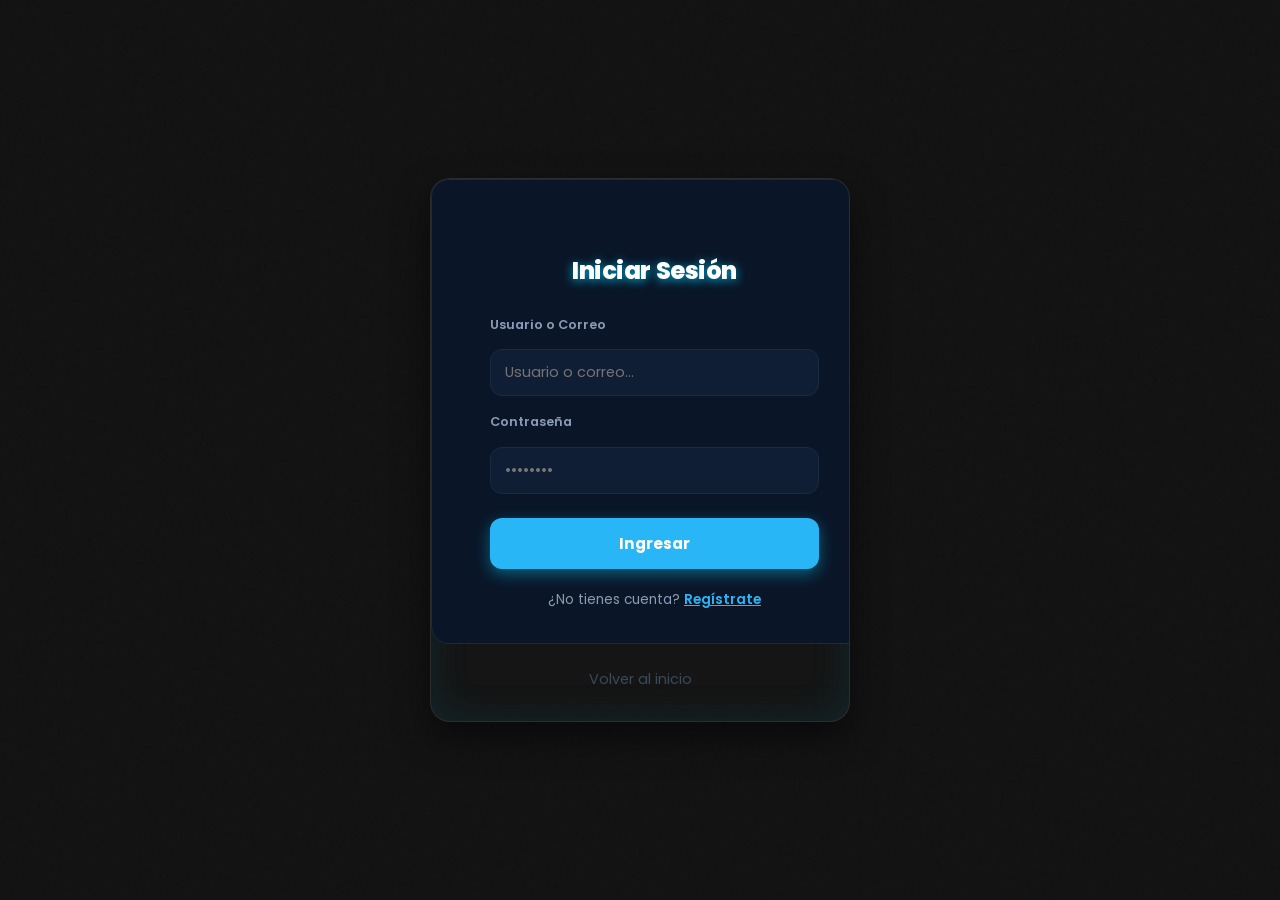
<file: comunidad.html>
<!DOCTYPE html>
<html lang="es">
<head>
    <meta charset="UTF-8">
    <meta name="viewport" content="width=device-width, initial-scale=1.0, viewport-fit=cover">
    <title>JuanLauncher - Comunidad</title>
    <meta name="description" content="Únete a la comunidad de JuanLauncher. Discusiones, foros y ayuda mutua.">
    <link rel="stylesheet" href="style.css?v=7">
    <link rel="shortcut icon" href="img/juanlauncher/logo-favicon.png" type="image/x-icon">
    <link rel="apple-touch-icon" href="img/juanlauncher/logo-favicon.png">
    <link href="https://fonts.googleapis.com/css2?family=Poppins:wght@300;400;500;600;700;800&display=swap" rel="stylesheet">
    <style>
        /* Estilos específicos para el Muro de Comunidad */
        .feed-grid {
            display: grid;
            grid-template-columns: 1fr;
            gap: 24px;
            align-items: start;
            max-width: 1200px;
            margin: 0 auto;
        }

        /* Ocultar sidebars en móvil para limpiar el feed */
        @media (max-width: 991px) {
            .feed-sidebar-left, .feed-sidebar-right {
                display: none;
            }
            .feed-grid {
                grid-template-columns: 1fr;
            }
        }

        @media (min-width: 992px) {
            .feed-grid {
                grid-template-columns: 280px 1fr 300px;
            }
        }

        /* Tarjetas del muro */
        .feed-card {
            background: var(--surface);
            border: 1px solid var(--glass-border);
            border-radius: var(--radius);
            padding: 20px;
            margin-bottom: 20px;
            box-shadow: var(--shadow-card);
        }

        /* Creador de posts */
        .post-creator {
            background: var(--surface);
            border: 1px solid var(--glass-border);
            border-radius: var(--radius);
            padding: 20px;
            margin-bottom: 24px;
            box-shadow: var(--shadow-card);
        }

        .post-creator-header {
            display: flex;
            gap: 12px;
            margin-bottom: 15px;
        }

        .post-creator textarea {
            width: 100%;
            background: var(--surface-2);
            border: 1px solid var(--glass-border);
            border-radius: var(--radius);
            padding: 12px;
            color: var(--text-main);
            resize: none;
            font-family: inherit;
            font-size: 0.9rem;
            outline: none;
            transition: border-color 0.2s;
        }

        .post-creator textarea:focus {
            border-color: var(--accent);
        }

        .post-creator-actions {
            display: flex;
            justify-content: flex-end;
            border-top: 1px solid var(--glass-border);
            padding-top: 12px;
        }

        /* Estructura de los Posts */
        .post-header {
            display: flex;
            justify-content: space-between;
            align-items: center;
            margin-bottom: 15px;
        }

        .post-user {
            display: flex;
            align-items: center;
            gap: 10px;
        }

        .post-user-info h4 {
            font-size: 0.95rem;
            font-weight: 600;
        }

        .post-user-info span {
            font-size: 0.75rem;
            color: var(--text-muted);
        }

        .post-content {
            font-size: 0.95rem;
            color: var(--text-main);
            line-height: 1.5;
            margin-bottom: 15px;
            white-space: pre-wrap;
        }

        .post-footer {
            display: flex;
            gap: 15px;
            border-top: 1px solid var(--glass-border);
            padding-top: 12px;
        }

        .post-action {
            display: flex;
            align-items: center;
            gap: 6px;
            background: transparent;
            border: none;
            color: var(--text-muted);
            font-size: 0.85rem;
            cursor: pointer;
            transition: color 0.2s;
        }

        .post-action:hover {
            color: var(--accent);
        }

        .post-action.liked {
            color: #ff3355;
        }

        /* Estilos de Comentarios */
        .comment-item {
            display: flex;
            gap: 10px;
            margin-bottom: 12px;
            animation: fadeIn 0.3s ease;
        }

        .comment-item .avatar {
            width: 32px;
            height: 32px;
            flex-shrink: 0;
        }

        .comment-body {
            background: rgba(255, 255, 255, 0.03);
            padding: 8px 12px;
            border-radius: 12px;
            border-top-left-radius: 0;
            flex: 1;
            border: 1px solid var(--glass-border);
        }

        .comment-user {
            display: flex;
            justify-content: space-between;
            align-items: baseline;
            margin-bottom: 4px;
        }

        .comment-user strong {
            color: var(--accent);
            font-size: 0.8rem;
        }

        .comment-user span {
            color: var(--text-dim);
            font-size: 0.65rem;
        }
    </style>
    <script>
        if (!localStorage.getItem("isLoggedIn")) {
            window.location.href = "login.html";
        }
    </script>
</head>
<body class="launcher">

    <!-- HEADER -->
    <header>
        <div class="logo">
            <a href="index.html">JuanLauncher</a>
        </div>
        <nav>
            <a href="index.html" class="nav-link">Inicio</a>
            <a href="noticias.html" class="nav-link">Noticias</a>
            <a href="compatibilidad.html" class="nav-link">¿Corre en mi PC?</a>
            <a href="ayuda.html" class="nav-link">Ayuda</a>
            <a href="comunidad.html" class="nav-link" style="color: var(--accent);">Comunidad</a>
            <a href="changelog.html" class="nav-link">Actualizaciones</a>
            <a href="contacto.html" class="nav-link">Contacto</a>
        </nav>
        <div class="header-actions">
            <div class="social-links">
                <a href="https://github.com/juancho033/juanlauncher" target="_blank" class="social-btn github-btn" title="Mi GitHub">
                    <svg viewBox="0 0 24 24" width="18" height="18" stroke="currentColor" stroke-width="2" fill="none" stroke-linecap="round" stroke-linejoin="round"><path d="M9 19c-5 1.5-5-2.5-7-3m14 6v-3.87a3.37 3.37 0 0 0-.94-2.61c3.14-.35 6.44-1.54 6.44-7A5.44 5.44 0 0 0 20 4.77 5.07 5.07 0 0 0 19.91 1S18.73.65 16 2.48a13.38 13.38 0 0 0-7 0C6.27.65 5.09 1 5.09 1A5.07 5.07 0 0 0 5 4.77a5.44 5.44 0 0 0-1.5 3.78c0 5.42 3.3 6.61 6.44 7A3.37 3.37 0 0 0 9 18.13V22"></path></svg>
                </a>
                <a href="https://www.youtube.com/@JUANCHODEV22" target="_blank" class="social-btn youtube-btn" title="Mi YouTube">
                    <svg viewBox="0 0 24 24" width="18" height="18" stroke="currentColor" stroke-width="2" fill="none" stroke-linecap="round" stroke-linejoin="round"><path d="M22.54 6.42a2.78 2.78 0 0 0-1.94-2C18.88 4 12 4 12 4s-6.88 0-8.6.46a2.78 2.78 0 0 0-1.94 2A29 29 0 0 0 1 11.75a29 29 0 0 0 .46 5.33A2.78 2.78 0 0 0 3.4 19c1.72.46 8.6.46 8.6.46s6.88 0 8.6-.46a2.78 2.78 0 0 0 1.94-2 29 29 0 0 0 .46-5.25 29 29 0 0 0-.46-5.33z"></path><polygon points="9.75 15.02 15.5 11.75 9.75 8.48 9.75 15.02"></polygon></svg>
                </a>
            </div>
            <div class="auth-buttons">
                <a href="#" class="login-btn" onclick="logout()">Cerrar Sesión</a>
            </div>
        </div>
        <button class="hamburger" id="hamburger" aria-label="Menú"><span></span><span></span><span></span></button>
    </header>

    <div class="menu-overlay" id="menuOverlay"></div>

    <!-- MOBILE MENU -->
    <nav class="mobile-menu" id="mobileMenu">
        <a href="index.html"><svg viewBox="0 0 24 24" fill="none" stroke="currentColor" stroke-width="2" stroke-linecap="round" stroke-linejoin="round"><path d="M3 9l9-7 9 7v11a2 2 0 01-2 2H5a2 2 0 01-2-2z"/><polyline points="9 22 9 12 15 12 15 22"/></svg> Inicio</a>
        <a href="compatibilidad.html"><svg viewBox="0 0 24 24" fill="none" stroke="currentColor" stroke-width="2" stroke-linecap="round" stroke-linejoin="round"><rect x="2" y="3" width="20" height="14" rx="2"/><line x1="8" y1="21" x2="16" y2="21"/><line x1="12" y1="17" x2="12" y2="21"/></svg> ¿Corre en mi PC?</a>
        <a href="ayuda.html"><svg viewBox="0 0 24 24" fill="none" stroke="currentColor" stroke-width="2" stroke-linecap="round" stroke-linejoin="round"><circle cx="12" cy="12" r="10"/><path d="M9.09 9a3 3 0 015.83 1c0 2-3 3-3 3"/><line x1="12" y1="17" x2="12.01" y2="17"/></svg> Ayuda</a>
        <a href="comunidad.html" class="active">
            <svg viewBox="0 0 24 24" fill="none" stroke="currentColor" stroke-width="2" stroke-linecap="round" stroke-linejoin="round"><path d="M17 21v-2a4 4 0 00-4-4H5a4 4 0 00-4 4v2"/><circle cx="9" cy="7" r="4"/><path d="M23 21v-2a4 4 0 00-3-3.87"/><path d="M16 3.13a4 4 0 010 7.75"/></svg>
            Comunidad
        </a>
        <a href="changelog.html"><svg viewBox="0 0 24 24" fill="none" stroke="currentColor" stroke-width="2" stroke-linecap="round" stroke-linejoin="round"><polyline points="22 12 18 12 15 21 9 3 6 12 2 12"/></svg> Actualizaciones</a>
        <a href="contacto.html"><svg viewBox="0 0 24 24" fill="none" stroke="currentColor" stroke-width="2" stroke-linecap="round" stroke-linejoin="round"><path d="M4 4h16c1.1 0 2 .9 2 2v12c0 1.1-.9 2-2 2H4c-1.1 0-2-.9-2-2V6c0-1.1.9-2 2-2z"/><polyline points="22,6 12,13 2,6"/></svg> Contacto</a>
        <div class="menu-divider"></div>
        <a href="#" onclick="logout()" class="menu-login">
            <svg viewBox="0 0 24 24" fill="none" stroke="currentColor" stroke-width="2" stroke-linecap="round" stroke-linejoin="round"><path d="M15 3h4a2 2 0 012 2v14a2 2 0 01-2 2h-4"/><polyline points="10 17 15 12 10 7"/><line x1="15" y1="12" x2="3" y2="12"/></svg>
            Cerrar Sesión
        </a>
    </nav>

    <!-- MAIN COMMUNITY FEED -->
    <main style="padding-bottom: calc(var(--bottom-nav-height) + 24px); max-width: 1300px; margin: 0 auto; padding-top: 24px;">
        <div class="feed-grid">
            
            <!-- Sidebar Izquierda (Perfil y Atajos) -->
            <aside class="feed-sidebar-left">
                <div class="sidebar-card">
                    <div class="post-user" style="margin-bottom: 15px;">
                        <img src="" id="user-avatar-side" class="avatar" style="width: 50px; height: 50px; border: 2px solid var(--accent);">
                        <div class="post-user-info">
                            <h4 id="user-name-side" style="color: var(--text-main);">Cargando...</h4>
                            <span id="user-rank-side" style="font-size: 0.7rem; background: rgba(41, 182, 246, 0.1); color: var(--accent); padding: 2px 6px; border-radius: 4px; font-weight: 600; transition: all 0.3s ease;">Miembro Bronce</span>
                        </div>
                    </div>
                    <div style="height: 1px; background: var(--glass-border); margin: 15px 0;"></div>
                    <div style="display: grid; grid-template-columns: 1fr 1fr; gap: 10px; text-align: center;">
                        <div style="background: var(--surface-2); padding: 10px; border-radius: 8px;">
                            <span style="display: block; font-size: 1.1rem; font-weight: 700; color: var(--accent);" id="stat-posts">0</span>
                            <span style="font-size: 0.65rem; color: var(--text-muted); text-transform: uppercase;">Posts</span>
                        </div>
                        <div style="background: var(--surface-2); padding: 10px; border-radius: 8px;">
                            <span style="display: block; font-size: 1.1rem; font-weight: 700; color: #ff3355;" id="stat-likes">0</span>
                            <span style="font-size: 0.65rem; color: var(--text-muted); text-transform: uppercase;">Likes</span>
                        </div>
                    </div>
                </div>

                <div class="sidebar-card" style="margin-top: 20px;">
                    <h3 style="font-size: 0.85rem; margin-bottom: 12px; color: var(--text-main); text-transform: uppercase; letter-spacing: 0.5px;">Reglas</h3>
                    <ul class="help-list" style="gap: 8px; list-style: none; padding: 0;">
                        <li style="font-size: 0.75rem; color: var(--text-muted);">• Sé respetuoso con otros gamers.</li>
                        <li style="font-size: 0.75rem; color: var(--text-muted);">• No publiques spam.</li>
                        <li style="font-size: 0.75rem; color: var(--text-muted);">• Reporta bugs en Contacto.</li>
                    </ul>
                </div>
            </aside>

            <!-- Centro: El Muro -->
            <section class="feed-content">
                <!-- Creador de Posts -->
                <div class="post-creator">
                    <div class="post-creator-header">
                        <img src="" id="user-avatar-post" class="avatar" style="width: 40px; height: 40px; border: 2px solid var(--accent);">
                        <textarea id="post-input" rows="2" placeholder="¿Qué estás jugando hoy...?"></textarea>
                    </div>
                    <div class="post-creator-actions">
                        <button class="login-btn" style="width: auto; padding: 8px 24px; font-size: 0.85rem;" onclick="publishPost()">Publicar</button>
                    </div>
                </div>

                <!-- Feed -->
                <div id="posts-feed">
                    <!-- Las publicaciones se cargan aquí -->
                </div>
            </section>

            <!-- Sidebar Derecha (Tendencias) -->
            <aside class="feed-sidebar-right">
                <div class="sidebar-card">
                    <h3 style="font-size: 0.9rem; margin-bottom: 15px; color: var(--text-main);">Tendencias</h3>
                    <div id="trending-list">
                        <!-- Dinámico -->
                    </div>
                </div>
                <div class="sidebar-card" style="margin-top: 20px;">
                    <button class="logout-btn" style="width: 100%;" onclick="clearCommunity()">
                        <svg viewBox="0 0 24 24" width="14" height="14" fill="none" stroke="currentColor" stroke-width="2" style="vertical-align:middle; margin-right:4px;"><path d="M3 6h18M19 6v14a2 2 0 01-2 2H7a2 2 0 01-2-2V6m3 0V4a2 2 0 012-2h4a2 2 0 012 2v2"/></svg>
                        Limpiar Muro
                    </button>
                </div>
            </aside>
        </div>
    </main>

    <!-- BOTTOM NAV -->
    <nav class="bottom-nav">
        <a href="index.html"><svg viewBox="0 0 24 24" fill="none" stroke="currentColor" stroke-width="2"><path d="M3 9l9-7 9 7v11a2 2 0 01-2 2H5a2 2 0 01-2-2z"></path><polyline points="9 22 9 12 15 12 15 22"></polyline></svg><span>Inicio</span></a>
        <a href="compatibilidad.html"><svg viewBox="0 0 24 24" fill="none" stroke="currentColor" stroke-width="2"><rect x="2" y="3" width="20" height="14" rx="2"/><line x1="8" y1="21" x2="16" y2="21"/><line x1="12" y1="17" x2="12" y2="21"/></svg><span>Compatibilidad</span></a>
        <a href="ayuda.html"><svg viewBox="0 0 24 24" fill="none" stroke="currentColor" stroke-width="2"><circle cx="12" cy="12" r="10"/><path d="M9.09 9a3 3 0 015.83 1c0 2-3 3-3 3"/><line x1="12" y1="17" x2="12.01" y2="17"/></svg><span>Ayuda</span></a>
        <a href="comunidad.html" class="active"><svg viewBox="0 0 24 24" fill="none" stroke="currentColor" stroke-width="2"><path d="M17 21v-2a4 4 0 00-4-4H5a4 4 0 00-4 4v2"/><circle cx="9" cy="7" r="4"/><path d="M23 21v-2a4 4 0 00-3-3.87"/><path d="M16 3.13a4 4 0 010 7.75"/></svg><span>Comunidad</span></a>
        <a href="login.html"><svg viewBox="0 0 24 24" fill="none" stroke="currentColor" stroke-width="2"><path d="M20 21v-2a4 4 0 00-4-4H8a4 4 0 00-4 4v2"></path><circle cx="12" cy="7" r="4"></circle></svg><span>Perfil</span></a>
    </nav>

    <!-- FOOTER -->
    <footer class="site-footer">
        <div class="footer-content">
            <div class="footer-logo"><h3>JuanLauncher</h3><p>El mejor lugar para disfrutar tus juegos favoritos de PC y Android.</p></div>
            <div class="footer-links">
                <h4>Enlaces Rápidos</h4>
                <ul><li><a href="index.html">Inicio</a></li><li><a href="noticias.html">Noticias</a></li><li><a href="ayuda.html">Ayuda</a></li><li><a href="compatibilidad.html">¿Corre en mi PC?</a></li><li><a href="contacto.html">Contacto</a></li></ul>
            </div>
        </div>
        <div class="footer-bottom"><p>&copy; 2026 JuanLauncher. Hecho con ❤️ para la comunidad gamer.</p></div>
    </footer>

    <button id="scrollTopBtn" class="scroll-top-btn" title="Ir arriba">▲</button>
    <button id="btn-sorprendeme" class="surprise-btn"><svg viewBox="0 0 24 24" width="16" height="16" fill="none" stroke="currentColor" stroke-width="2"><polygon points="12 2 15.09 8.26 22 9.27 17 14.14 18.18 21.02 12 17.77 5.82 21.02 7 14.14 2 9.27 8.91 8.26 12 2"/></svg> Sorpréndeme</button>

    <script src="script.js"></script>
    <script src="juegos.js"></script>
    <script>
        const postInput = document.getElementById("post-input");
        const postsFeed = document.getElementById("posts-feed");
        const userName = localStorage.getItem("userName") || "GamerPro";
        let editingPostId = null;
        let editingCommentId = null;

        // Helper para formatear el tiempo transcurrido
        function formatTime(timestamp) {
            if (!timestamp) return "Recientemente";
            const seconds = Math.floor((Date.now() - timestamp) / 1000);
            if (seconds < 60) return "Ahora mismo";
            const minutes = Math.floor(seconds / 60);
            if (minutes < 60) return `Hace ${minutes}m`;
            const hours = Math.floor(minutes / 60);
            if (hours < 24) return `Hace ${hours}h`;
            return `Hace ${Math.floor(hours / 24)}d`;
        }

        const defaultPosts = [
            { id: 1, author: "Admin Juan", text: "¡Bienvenidos al nuevo muro de JuanLauncher! Aquí pueden compartir sus hazañas, pedir juegos o reportar errores.", timestamp: Date.now() - 7200000, likes: 12, isLiked: false, staff: true, comments: [{id: 99, author: "Admin Juan", text: "Recuerden portarse bien.", timestamp: Date.now() - 3600000}] },
            { id: 2, author: "OptiProyects", text: "Acabo de subir una optimización para Project Zomboid, ¡va volando ahora!", timestamp: Date.now() - 18000000, likes: 45, isLiked: false, staff: false, comments: [] }
        ];

        let communityPosts = JSON.parse(localStorage.getItem("communityPosts")) || defaultPosts;

        function init() {
            document.getElementById('user-name-side').textContent = userName;
            const avatarUrl = `https://ui-avatars.com/api/?name=${encodeURIComponent(userName)}&background=29b6f6&color=fff`;
            document.getElementById('user-avatar-side').src = avatarUrl;
            document.getElementById('user-avatar-post').src = avatarUrl;
            
            updateStats();
            loadTrending();
            renderFeed();
        }

        function updateStats() {
            const myPosts = communityPosts.filter(p => p.author === userName).length;
            const myLikes = communityPosts.filter(p => p.author === userName).reduce((acc, p) => acc + (p.likes || 0), 0);
            document.getElementById('stat-posts').textContent = myPosts;
            document.getElementById('stat-likes').textContent = myLikes;

            // Lógica de Niveles
            const rankEl = document.getElementById('user-rank-side');
            if (rankEl) {
                let rankName = "Miembro Bronce";
                let rankColor = "#29b6f6"; // var(--accent)

                if (myPosts >= 15) {
                    rankName = "Miembro Oro";
                    rankColor = "#FFD700"; // Gold
                } else if (myPosts >= 5) {
                    rankName = "Miembro Plata";
                    rankColor = "#C0C0C0"; // Silver
                }

                rankEl.textContent = rankName;
                rankEl.style.color = rankColor;
                rankEl.style.backgroundColor = `${rankColor}1A`; // 10% opacidad
                rankEl.style.border = `1px solid ${rankColor}33`; // 20% opacidad
                
                // Si es Oro, añadimos un pequeño efecto de brillo
                if (myPosts >= 15) {
                    rankEl.style.boxShadow = `0 0 10px ${rankColor}33`;
                } else {
                    rankEl.style.boxShadow = "none";
                }
            }
        }

        function renderFeed() {
            postsFeed.innerHTML = "";
            communityPosts.slice().reverse().forEach(post => {
                const isPostOwner = post.author === userName;
                const isEditing = editingPostId === post.id;

                if (!post.comments) post.comments = [];
                const staffBadge = post.staff ? `<small style="color:var(--accent); font-size: 10px; margin-left:5px;">[STAFF]</small>` : "";
                
                const commentsHtml = post.comments.map(c => {
                    const isCommentOwner = c.author === userName;
                    const isEditingComment = editingCommentId === c.id;

                    let commentContent = `<p style="font-size: 0.8rem; margin: 0; color: var(--text-main);">${c.text}</p>`;
                    let commentActions = '';

                    if (isCommentOwner) {
                        if (isEditingComment) {
                            commentContent = `
                                <textarea id="edit-comment-input-${c.id}" rows="2" style="width:100%; background:var(--surface); color:var(--text-main); border:1px solid var(--accent); border-radius:8px; padding:5px; margin:5px 0; font-size:0.8rem; resize:none; outline:none; font-family:inherit;">${c.text}</textarea>
                                <div style="display:flex; gap:5px; justify-content:flex-end;">
                                    <button class="post-action" style="font-size:0.7rem;" onclick="cancelCommentEdit(${post.id})">Cancelar</button>
                                    <button class="login-btn" style="width:auto; padding:2px 10px; font-size:0.7rem;" onclick="saveComment(${post.id}, ${c.id})">Guardar</button>
                                </div>`;
                        } else {
                            commentActions = `
                                <div style="display:flex; gap:5px;">
                                    <button class="post-action" onclick="editComment(${c.id}, ${post.id})" style="padding:2px; color:var(--text-dim);" title="Editar"><svg viewBox="0 0 24 24" width="12" height="12" fill="none" stroke="currentColor" stroke-width="2.5"><path d="M11 4H4a2 2 0 0 0-2 2v14a2 2 0 0 0 2 2h14a2 2 0 0 0 2-2v-7"/><path d="M18.5 2.5a2.121 2.121 0 0 1 3 3L12 15l-4 1 1-4 9.5-9.5z"/></svg></button>
                                    <button class="post-action" onclick="deleteComment(${post.id}, ${c.id})" style="padding:2px; color:var(--text-dim);" title="Borrar"><svg viewBox="0 0 24 24" width="12" height="12" fill="none" stroke="currentColor" stroke-width="2.5"><path d="M3 6h18M19 6v14a2 2 0 0 1-2 2H7a2 2 0 01-2-2V6m3 0V4a2 2 0 012-2h4a2 2 0 012 2v2"/></svg></button>
                                </div>`;
                        }
                    }

                    return `
                        <div class="comment-item">
                            <img src="https://ui-avatars.com/api/?name=${encodeURIComponent(c.author)}&background=444&color=fff" class="avatar">
                            <div class="comment-body">
                                <div class="comment-user">
                                    <strong>${c.author}</strong>
                                    <div style="display:flex; align-items:center; gap:8px;">
                                        <span>${formatTime(c.timestamp)}</span>
                                        ${commentActions}
                                    </div>
                                </div>
                                ${commentContent}
                            </div>
                        </div>`;
                }).join('');

                const editButton = isPostOwner && !isEditing ? `
                    <button class="post-action" onclick="editPost(${post.id})" title="Editar publicación" style="color: var(--text-dim); padding: 4px; border-radius: 4px; background: rgba(255,255,255,0.02);">
                        <svg viewBox="0 0 24 24" width="16" height="16" fill="none" stroke="currentColor" stroke-width="2"><path d="M11 4H4a2 2 0 0 0-2 2v14a2 2 0 0 0 2 2h14a2 2 0 0 0 2-2v-7"/><path d="M18.5 2.5a2.121 2.121 0 0 1 3 3L12 15l-4 1 1-4 9.5-9.5z"/></svg>
                    </button>
                ` : "";

                const deleteButton = isPostOwner ? `
                    <button class="post-action" onclick="deletePost(${post.id})" title="Borrar publicación" style="color: var(--text-dim); padding: 4px; border-radius: 4px; background: rgba(255,255,255,0.02);">
                        <svg viewBox="0 0 24 24" width="16" height="16" fill="none" stroke="currentColor" stroke-width="2"><path d="M3 6h18M19 6v14a2 2 0 01-2 2H7a2 2 0 01-2-2V6m3 0V4a2 2 0 012-2h4a2 2 0 012 2v2"/></svg>
                    </button>
                ` : "";

                const contentHtml = isEditing ? `
                    <textarea id="edit-input-${post.id}" rows="3" style="width:100%; background:var(--surface-2); color:var(--text-main); border:1px solid var(--accent); border-radius:var(--radius); padding:10px; margin-bottom:10px; resize:none; font-family:inherit; outline:none;">${post.text}</textarea>
                    <div style="display:flex; gap:10px; justify-content:flex-end; margin-bottom:15px;">
                        <button class="post-action" onclick="cancelEdit()">Cancelar</button>
                        <button class="login-btn" style="width:auto; padding:5px 15px; font-size:0.8rem;" onclick="savePost(${post.id})">Guardar</button>
                    </div>
                ` : `<div class="post-content">${post.text}</div>`;

                const postHtml = `
                    <div class="feed-card">
                        <div class="post-header">
                            <div class="post-user">
                                <img src="https://ui-avatars.com/api/?name=${encodeURIComponent(post.author)}&background=${post.staff ? 'f44336' : '444'}&color=fff" class="avatar" style="width: 40px; height: 40px;">
                                <div class="post-user-info">
                                    <h4 style="color:var(--text-main);">${post.author} ${staffBadge}</h4>
                                    <span>${formatTime(post.timestamp)}</span>
                                </div>
                            </div>
                            <div style="display:flex; gap:5px;">
                                ${editButton}
                                ${deleteButton}
                            </div>
                        </div>
                        ${contentHtml}
                        <div class="post-footer">
                            <button class="post-action ${post.isLiked ? 'liked' : ''}" onclick="toggleLike(${post.id})">
                                <svg viewBox="0 0 24 24" width="18" height="18" fill="${post.isLiked ? 'currentColor' : 'none'}" stroke="currentColor" stroke-width="2"><path d="M20.84 4.61a5.5 5.5 0 0 0-7.78 0L12 5.67l-1.06-1.06a5.5 5.5 0 0 0-7.78 7.78l1.06 1.06L12 21.23l7.78-7.78 1.06-1.06a5.5 5.5 0 0 0 0-7.78z"/></svg>
                                ${post.likes}
                            </button>
                            <button class="post-action" onclick="toggleCommentsSection(${post.id})">
                                <svg viewBox="0 0 24 24" width="18" height="18" fill="none" stroke="currentColor" stroke-width="2"><path d="M21 11.5a8.38 8.38 0 0 1-.9 3.8 8.5 8.5 0 0 1-7.6 4.7 8.38 8.38 0 0 1-3.8-.9L3 21l1.9-5.7a8.38 8.38 0 0 1-.9-3.8 8.5 8.5 0 0 1 4.7-7.6 8.38 8.38 0 0 1 3.8-.9h.5a8.48 8.48 0 0 1 8 8v.5z"/></svg>
                                Comentar (${post.comments.length})
                            </button>
                        </div>
                        <div class="comments-section" id="comments-${post.id}" style="display:none; margin-top:15px; padding-top:15px; border-top: 1px solid var(--glass-border);">
                            <div class="comment-list">
                                ${commentsHtml || '<p style="text-align:center; color:var(--text-dim); font-size:0.75rem;">Aún no hay comentarios...</p>'}
                            </div>
                            <div class="emoji-selector" style="display:flex; gap:8px; margin-top:12px; padding: 6px; background: rgba(0,0,0,0.15); border-radius: 8px; flex-wrap: wrap; border: 1px solid var(--glass-border);">
                                ${['🔥', '🎮', '❤️', '😂', '💀', '💯', '👾', '🚀', '⭐'].map(e => `<span onclick="insertEmoji(${post.id}, '${e}')" style="cursor:pointer; font-size:1.1rem; transition: transform 0.1s;" onmouseover="this.style.transform='scale(1.3)'" onmouseout="this.style.transform='scale(1)'">${e}</span>`).join('')}
                            </div>
                            <div class="comment-form" style="display:flex; gap:10px; margin-top:15px;">
                                <input type="text" id="comment-input-${post.id}" placeholder="Escribe un comentario..." 
                                    onkeydown="if(event.key==='Enter') addComment(${post.id})"
                                    style="flex:1; background:var(--surface-2); border:1px solid var(--glass-border); border-radius:var(--radius); padding:8px 12px; color:var(--text-main); font-size:0.85rem; outline:none;">
                                <button class="login-btn" style="width:auto; padding:0 16px; font-size:0.8rem;" onclick="addComment(${post.id})">Enviar</button>
                            </div>
                        </div>
                    </div>`;
                postsFeed.insertAdjacentHTML('beforeend', postHtml);
            });
        }

        function publishPost() {
            const text = postInput.value.trim();
            if (text) {
                const newPost = {
                    id: Date.now(),
                    author: userName,
                    text: text,
                    timestamp: Date.now(),
                    likes: 0,
                    isLiked: false,
                    staff: false,
                    comments: []
                };
                communityPosts.push(newPost);
                localStorage.setItem("communityPosts", JSON.stringify(communityPosts));
                postInput.value = "";
                renderFeed(); 
                updateStats();

                // Reacción simulada
                setTimeout(() => {
                    const botPost = {
                        id: Date.now() + 1,
                        author: "GamerAnonimo",
                        text: `¡Interesante post @${userName}! Justo estaba pensando lo mismo sobre el catálogo actual.`,
                        timestamp: Date.now(),
                        likes: 1,
                        isLiked: false,
                        staff: false,
                        comments: []
                    };
                    communityPosts.push(botPost);
                    localStorage.setItem("communityPosts", JSON.stringify(communityPosts));
                    renderFeed();
                }, 5000);
            }
        }

        function editComment(commentId, postId) {
            editingCommentId = commentId;
            renderFeed();
            const section = document.getElementById(`comments-${postId}`);
            if (section) section.style.display = "block";
            const input = document.getElementById(`edit-comment-input-${commentId}`);
            if (input) input.focus();
        }

        function cancelCommentEdit(postId) {
            editingCommentId = null;
            renderFeed();
            const section = document.getElementById(`comments-${postId}`);
            if (section) section.style.display = "block";
        }

        function saveComment(postId, commentId) {
            const input = document.getElementById(`edit-comment-input-${commentId}`);
            const newText = input.value.trim();
            if (newText) {
                const post = communityPosts.find(p => p.id === postId);
                if (post) {
                    const comment = post.comments.find(c => c.id === commentId);
                    if (comment) {
                        comment.text = newText;
                        localStorage.setItem("communityPosts", JSON.stringify(communityPosts));
                        editingCommentId = null;
                        renderFeed();
                        const section = document.getElementById(`comments-${postId}`);
                        if (section) section.style.display = "block";
                    }
                }
            }
        }

        function deleteComment(postId, commentId) {
            if (confirm("¿Borrar este comentario?")) {
                const post = communityPosts.find(p => p.id === postId);
                if (post) {
                    post.comments = post.comments.filter(c => c.id !== commentId);
                    localStorage.setItem("communityPosts", JSON.stringify(communityPosts));
                    renderFeed();
                    const section = document.getElementById(`comments-${postId}`);
                    if (section) section.style.display = "block";
                }
            }
        }

        function editPost(id) {
            editingPostId = id;
            renderFeed();
            const input = document.getElementById(`edit-input-${id}`);
            if (input) input.focus();
        }

        function cancelEdit() {
            editingPostId = null;
            renderFeed();
        }

        function savePost(id) {
            const newText = document.getElementById(`edit-input-${id}`).value.trim();
            if (newText) {
                const postIndex = communityPosts.findIndex(p => p.id === id);
                if (postIndex !== -1) {
                    communityPosts[postIndex].text = newText;
                    localStorage.setItem("communityPosts", JSON.stringify(communityPosts));
                    editingPostId = null;
                    renderFeed();
                }
            }
        }

        function deletePost(id) {
            if (confirm("¿Estás seguro de que quieres eliminar esta publicación?")) {
                communityPosts = communityPosts.filter(p => p.id !== id);
                localStorage.setItem("communityPosts", JSON.stringify(communityPosts));
                renderFeed();
                updateStats();
            }
        }

        function insertEmoji(postId, emoji) {
            const input = document.getElementById(`comment-input-${postId}`);
            if (input) {
                input.value += emoji;
                input.focus();
            }
        }

        function toggleCommentsSection(id) {
            const section = document.getElementById(`comments-${id}`);
            if (section) {
                section.style.display = section.style.display === "none" ? "block" : "none";
            }
        }

        function addComment(postId) {
            const input = document.getElementById(`comment-input-${postId}`);
            const text = input.value.trim();
            if (text) {
                const postIndex = communityPosts.findIndex(p => p.id === postId);
                if (postIndex !== -1) {
                    if (!communityPosts[postIndex].comments) communityPosts[postIndex].comments = [];
                    
                    communityPosts[postIndex].comments.push({
                        id: Date.now(),
                        author: userName,
                        text: text,
                        timestamp: Date.now()
                    });
                    
                    localStorage.setItem("communityPosts", JSON.stringify(communityPosts));
                    input.value = "";
                    renderFeed();
                    
                    // Mantener la sección de comentarios abierta después del render
                    const section = document.getElementById(`comments-${postId}`);
                    if (section) section.style.display = "block";
                }
            }
        }

        function toggleLike(id) {
            communityPosts = communityPosts.map(p => {
                if (p.id === id) {
                    p.isLiked = !p.isLiked;
                    p.likes += p.isLiked ? 1 : -1;
                }
                return p;
            });
            localStorage.setItem("communityPosts", JSON.stringify(communityPosts));
            renderFeed();
            updateStats();
        }

        function loadTrending() {
            const trendingList = document.getElementById("trending-list");
            if (!trendingList) return;
            const games = (typeof listaJuegos !== 'undefined') ? listaJuegos.slice(0, 4) : [];
            trendingList.innerHTML = "";
            games.forEach(game => {
                const item = `
                    <div class="user-item" onclick="window.location.href='juego.html?id=${game.id}'" style="border-radius:8px; margin-bottom:8px; padding:8px; background:rgba(255,255,255,0.02); display:flex; gap:10px; cursor:pointer;">
                        <img src="${game.imagen}" style="width:40px; height:40px; border-radius:4px; object-fit:cover;">
                        <div class="post-user-info">
                            <h4 style="font-size: 0.75rem; color:var(--text-main); white-space: nowrap; overflow: hidden; text-overflow: ellipsis; max-width: 150px;">${game.titulo}</h4>
                            <span style="color: var(--accent); font-size: 0.65rem;">🔥 Tendencia</span>
                        </div>
                    </div>`;
                trendingList.insertAdjacentHTML('beforeend', item);
            });
        }

        function clearCommunity() {
            if(confirm("¿Seguro que quieres reiniciar el muro? Esto borrará tus posts locales.")) {
                localStorage.removeItem("communityPosts");
                location.reload();
            }
        }

        function logout() { 
            localStorage.removeItem("isLoggedIn"); 
            localStorage.removeItem("userName"); 
            window.location.href = "login.html"; 
        }
            
        init();

        const btnSorprendeme = document.getElementById('btn-sorprendeme');
        if (btnSorprendeme) { 
            btnSorprendeme.addEventListener('click', function() { 
                btnSorprendeme.classList.add('loading'); 
                btnSorprendeme.innerHTML = 'Buscando...'; 
                setTimeout(function() { 
                    if (typeof listaJuegos !== 'undefined') { 
                        var idx = Math.floor(Math.random() * listaJuegos.length); 
                        window.location.href = 'juego.html?id=' + listaJuegos[idx].id; 
                    } else { window.location.href = 'index.html'; } 
                }, 1500); 
            }); 
        }
    </script>
</body>
</html>
</file>
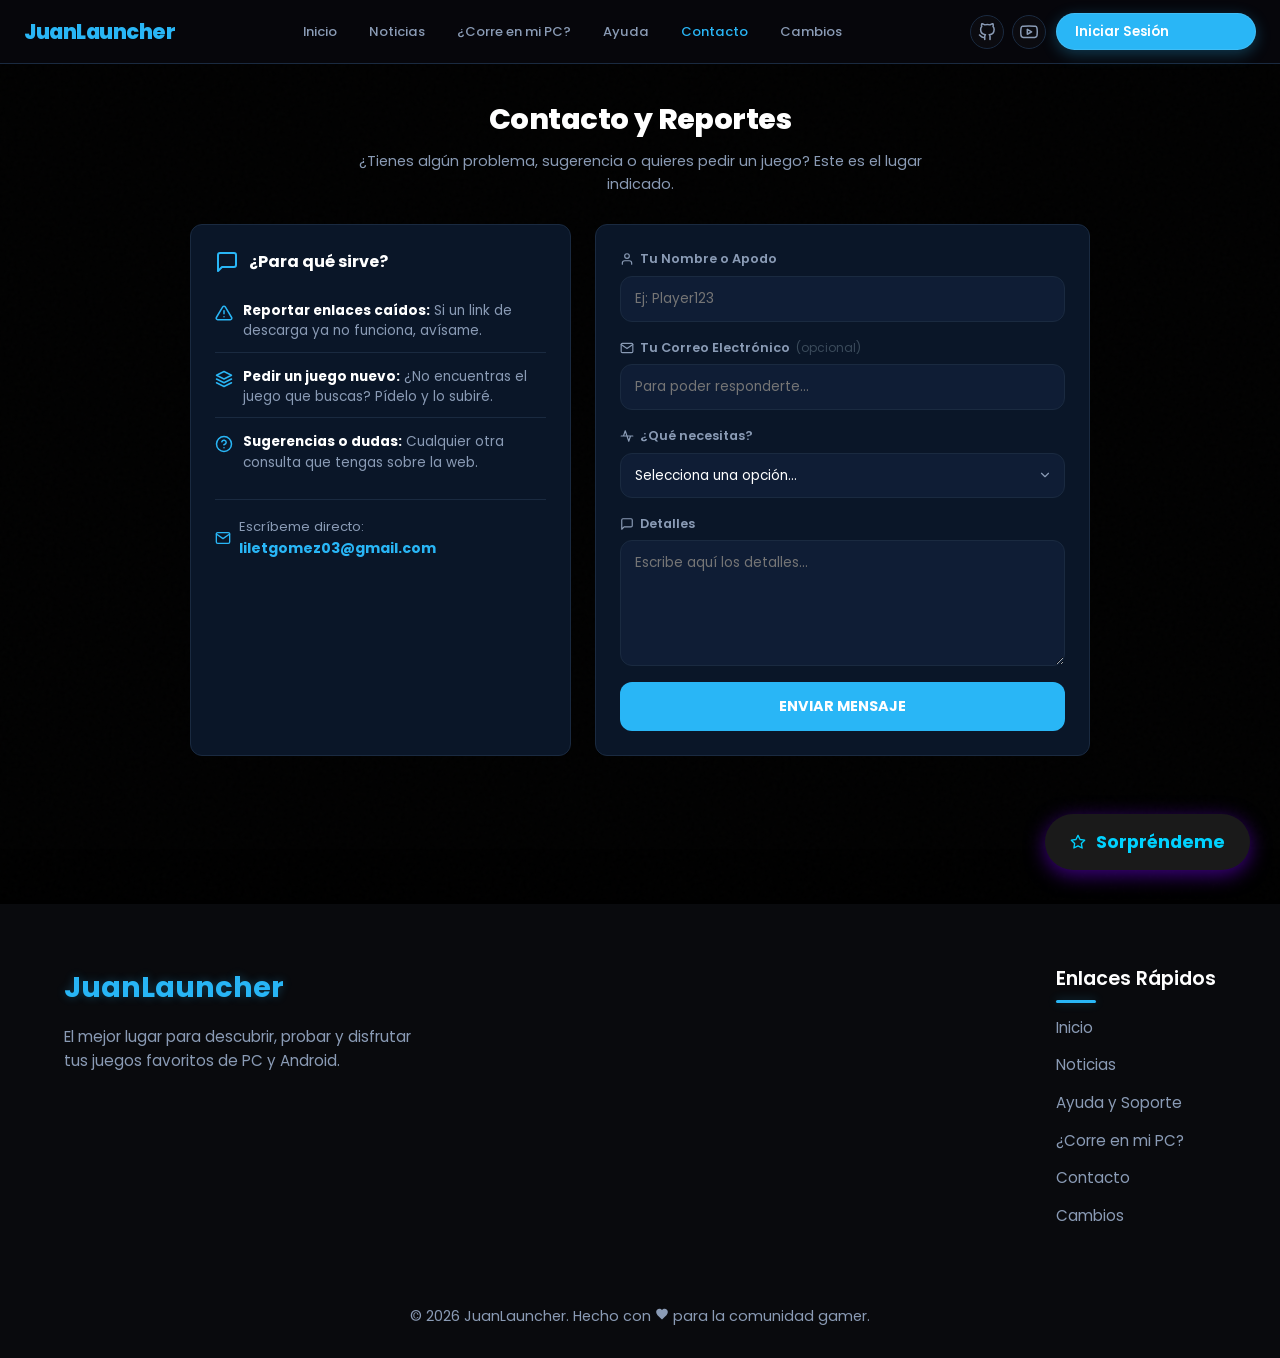
<file: contacto.html>
<!DOCTYPE html>
<html lang="es">
<head>
    <meta charset="UTF-8">
    <meta name="viewport" content="width=device-width, initial-scale=1.0">
    <title>JuanLauncher - Contacto y Reportes</title>
    <link rel="stylesheet" href="style.css?v=5">
    <link rel="shortcut icon" href="img/juanlauncher/logo-favicon.png" type="image/x-icon">
    <link href="https://fonts.googleapis.com/css2?family=Poppins:wght@300;400;600;700;800&display=swap" rel="stylesheet">
</head>
<body class="launcher">

    <header>
        <div class="logo"><a href="index.html">JuanLauncher</a></div>
        <nav>
            <a href="index.html" class="nav-link">Inicio</a>
            <a href="noticias.html" class="nav-link">Noticias</a>
            <a href="compatibilidad.html" class="nav-link">¿Corre en mi PC?</a>
            <a href="ayuda.html" class="nav-link">Ayuda</a>
            <a href="contacto.html" class="nav-link" style="color: var(--accent);">Contacto</a>
            <a href="changelog.html" class="nav-link">Cambios</a>
        </nav>
        <div class="header-actions">
            <div class="social-links">
                <a href="https://github.com/juancho033/juanlauncher" target="_blank" class="social-btn github-btn" title="Mi GitHub">
                    <svg viewBox="0 0 24 24" width="18" height="18" stroke="currentColor" stroke-width="2" fill="none" stroke-linecap="round" stroke-linejoin="round"><path d="M9 19c-5 1.5-5-2.5-7-3m14 6v-3.87a3.37 3.37 0 0 0-.94-2.61c3.14-.35 6.44-1.54 6.44-7A5.44 5.44 0 0 0 20 4.77 5.07 5.07 0 0 0 19.91 1S18.73.65 16 2.48a13.38 13.38 0 0 0-7 0C6.27.65 5.09 1 5.09 1A5.07 5.07 0 0 0 5 4.77a5.44 5.44 0 0 0-1.5 3.78c0 5.42 3.3 6.61 6.44 7A3.37 3.37 0 0 0 9 18.13V22"></path></svg>
                </a>
                <a href="https://www.youtube.com/@JUANCHODEV22" target="_blank" class="social-btn youtube-btn" title="Mi YouTube">
                    <svg viewBox="0 0 24 24" width="18" height="18" stroke="currentColor" stroke-width="2" fill="none" stroke-linecap="round" stroke-linejoin="round"><path d="M22.54 6.42a2.78 2.78 0 0 0-1.94-2C18.88 4 12 4 12 4s-6.88 0-8.6.46a2.78 2.78 0 0 0-1.94 2A29 29 0 0 0 1 11.75a29 29 0 0 0 .46 5.33A2.78 2.78 0 0 0 3.4 19c1.72.46 8.6.46 8.6.46s6.88 0 8.6-.46a2.78 2.78 0 0 0 1.94-2 29 29 0 0 0 .46-5.25 29 29 0 0 0-.46-5.33z"></path><polygon points="9.75 15.02 15.5 11.75 9.75 8.48 9.75 15.02"></polygon></svg>
                </a>
            </div>
            <div class="auth-buttons">
                <a href="login.html" class="login-btn">Iniciar Sesión</a>
            </div>
        </div>
        <button class="hamburger" id="hamburger" aria-label="Menú">
            <span></span><span></span><span></span>
        </button>
    </header>

    <div class="menu-overlay" id="menuOverlay"></div>

    <nav class="mobile-menu" id="mobileMenu">
        <a href="index.html">
            <svg viewBox="0 0 24 24" fill="none" stroke="currentColor" stroke-width="2" stroke-linecap="round" stroke-linejoin="round"><path d="M3 9l9-7 9 7v11a2 2 0 01-2 2H5a2 2 0 01-2-2z"/><polyline points="9 22 9 12 15 12 15 22"/></svg>
            Inicio
        </a>
        <a href="compatibilidad.html">
            <svg viewBox="0 0 24 24" fill="none" stroke="currentColor" stroke-width="2" stroke-linecap="round" stroke-linejoin="round"><rect x="2" y="3" width="20" height="14" rx="2"/><line x1="8" y1="21" x2="16" y2="21"/><line x1="12" y1="17" x2="12" y2="21"/></svg>
            ¿Corre en mi PC?
        </a>
        <a href="ayuda.html">
            <svg viewBox="0 0 24 24" fill="none" stroke="currentColor" stroke-width="2" stroke-linecap="round" stroke-linejoin="round"><circle cx="12" cy="12" r="10"/><path d="M9.09 9a3 3 0 015.83 1c0 2-3 3-3 3"/><line x1="12" y1="17" x2="12.01" y2="17"/></svg>
            Ayuda
        </a>
        <a href="comunidad.html">
            <svg viewBox="0 0 24 24" fill="none" stroke="currentColor" stroke-width="2" stroke-linecap="round" stroke-linejoin="round"><path d="M17 21v-2a4 4 0 00-4-4H5a4 4 0 00-4 4v2"/><circle cx="9" cy="7" r="4"/><path d="M23 21v-2a4 4 0 00-3-3.87"/><path d="M16 3.13a4 4 0 010 7.75"/></svg>
            Comunidad
        </a>
        <a href="changelog.html">
            <svg viewBox="0 0 24 24" fill="none" stroke="currentColor" stroke-width="2" stroke-linecap="round" stroke-linejoin="round"><polyline points="22 12 18 12 15 21 9 3 6 12 2 12"/></svg>
            Actualizaciones
        </a>
        <a href="contacto.html" class="active">
            <svg viewBox="0 0 24 24" fill="none" stroke="currentColor" stroke-width="2" stroke-linecap="round" stroke-linejoin="round"><path d="M4 4h16c1.1 0 2 .9 2 2v12c0 1.1-.9 2-2 2H4c-1.1 0-2-.9-2-2V6c0-1.1.9-2 2-2z"/><polyline points="22,6 12,13 2,6"/></svg>
            Contacto
        </a>
        <div class="menu-divider"></div>
        <a href="login.html" class="menu-login">
            <svg viewBox="0 0 24 24" fill="none" stroke="currentColor" stroke-width="2" stroke-linecap="round" stroke-linejoin="round"><path d="M15 3h4a2 2 0 012 2v14a2 2 0 01-2 2h-4"/><polyline points="10 17 15 12 10 7"/><line x1="15" y1="12" x2="3" y2="12"/></svg>
            Iniciar Sesión
        </a>
    </nav>

    <main style="padding-bottom: calc(var(--bottom-nav-height) + 24px);">

        <div class="contact-hero">
            <h1>Contacto y Reportes</h1>
            <p>¿Tienes algún problema, sugerencia o quieres pedir un juego? Este es el lugar indicado.</p>
        </div>

        <div class="contact-wrapper">
            <div class="contact-info">
                <div class="contact-info-header">
                    <svg viewBox="0 0 24 24" width="24" height="24" fill="none" stroke="var(--accent)" stroke-width="2" stroke-linecap="round" stroke-linejoin="round"><path d="M21 15a2 2 0 01-2 2H7l-4 4V5a2 2 0 012-2h14a2 2 0 012 2z"/></svg>
                    <h2>¿Para qué sirve?</h2>
                </div>
                <ul>
                    <li>
                        <svg viewBox="0 0 24 24" width="18" height="18" fill="none" stroke="currentColor" stroke-width="2" stroke-linecap="round" stroke-linejoin="round"><path d="M10.29 3.86L1.82 18a2 2 0 001.71 3h16.94a2 2 0 001.71-3L13.71 3.86a2 2 0 00-3.42 0z"/><line x1="12" y1="9" x2="12" y2="13"/><line x1="12" y1="17" x2="12.01" y2="17"/></svg>
                        <span><strong>Reportar enlaces caídos:</strong> Si un link de descarga ya no funciona, avísame.</span>
                    </li>
                    <li>
                        <svg viewBox="0 0 24 24" width="18" height="18" fill="none" stroke="currentColor" stroke-width="2" stroke-linecap="round" stroke-linejoin="round"><path d="M12 2L2 7l10 5 10-5-10-5zM2 17l10 5 10-5M2 12l10 5 10-5"/></svg>
                        <span><strong>Pedir un juego nuevo:</strong> ¿No encuentras el juego que buscas? Pídelo y lo subiré.</span>
                    </li>
                    <li>
                        <svg viewBox="0 0 24 24" width="18" height="18" fill="none" stroke="currentColor" stroke-width="2" stroke-linecap="round" stroke-linejoin="round"><circle cx="12" cy="12" r="10"/><path d="M9.09 9a3 3 0 015.83 1c0 2-3 3-3 3"/><line x1="12" y1="17" x2="12.01" y2="17"/></svg>
                        <span><strong>Sugerencias o dudas:</strong> Cualquier otra consulta que tengas sobre la web.</span>
                    </li>
                </ul>
                <div class="direct-email">
                    <svg viewBox="0 0 24 24" width="16" height="16" fill="none" stroke="currentColor" stroke-width="2" stroke-linecap="round" stroke-linejoin="round"><path d="M4 4h16c1.1 0 2 .9 2 2v12c0 1.1-.9 2-2 2H4c-1.1 0-2-.9-2-2V6c0-1.1.9-2 2-2z"/><polyline points="22,6 12,13 2,6"/></svg>
                    <span>Escríbeme directo: <strong>liletgomez03@gmail.com</strong></span>
                </div>
            </div>

            <form id="formulario-contacto" action="https://api.web3forms.com/submit" method="POST" class="contact-form">
                <input type="hidden" name="access_key" value="79bedfec-5c6c-42b9-86d6-20b78c9c725d">

                <div class="form-group">
                    <label for="nombre">
                        <svg viewBox="0 0 24 24" width="14" height="14" fill="none" stroke="currentColor" stroke-width="2" stroke-linecap="round" stroke-linejoin="round"><path d="M20 21v-2a4 4 0 00-4-4H8a4 4 0 00-4 4v2"/><circle cx="12" cy="7" r="4"/></svg>
                        Tu Nombre o Apodo
                    </label>
                    <input type="text" id="nombre" name="nombre" placeholder="Ej: Player123" required>
                </div>

                <div class="form-group">
                    <label for="email">
                        <svg viewBox="0 0 24 24" width="14" height="14" fill="none" stroke="currentColor" stroke-width="2" stroke-linecap="round" stroke-linejoin="round"><path d="M4 4h16c1.1 0 2 .9 2 2v12c0 1.1-.9 2-2 2H4c-1.1 0-2-.9-2-2V6c0-1.1.9-2 2-2z"/><polyline points="22,6 12,13 2,6"/></svg>
                        Tu Correo Electrónico <span class="label-opt">(opcional)</span>
                    </label>
                    <input type="email" id="email" name="email" placeholder="Para poder responderte...">
                </div>

                <div class="form-group">
                    <label for="asunto">
                        <svg viewBox="0 0 24 24" width="14" height="14" fill="none" stroke="currentColor" stroke-width="2" stroke-linecap="round" stroke-linejoin="round"><polygon points="22 12 18 12 15 21 9 3 6 12 2 12"/></svg>
                        ¿Qué necesitas?
                    </label>
                    <select id="asunto" name="asunto" required>
                        <option value="" disabled selected>Selecciona una opción...</option>
                        <option value="Enlace Caido">Reportar enlace caído</option>
                        <option value="Pedir Juego">Pedir que suban un juego</option>
                        <option value="Sugerencia">Sugerencia / Otro</option>
                    </select>
                </div>

                <div class="form-group form-group-juego" id="gameField" style="display:none;">
                    <label for="nombre_juego">
                        <svg viewBox="0 0 24 24" width="14" height="14" fill="none" stroke="currentColor" stroke-width="2" stroke-linecap="round" stroke-linejoin="round"><rect x="2" y="6" width="20" height="12" rx="2"/><circle cx="8" cy="12" r="1.5" fill="currentColor"/><circle cx="16" cy="12" r="1.5" fill="currentColor"/></svg>
                        Nombre del Juego
                    </label>
                    <input type="text" id="nombre_juego" name="nombre_juego" placeholder="Ej: Red Dead Redemption 2">
                </div>

                <div class="form-group form-group-servidor" id="serverField" style="display:none;">
                    <label for="servidor">
                        <svg viewBox="0 0 24 24" width="14" height="14" fill="none" stroke="currentColor" stroke-width="2" stroke-linecap="round" stroke-linejoin="round"><ellipse cx="12" cy="5" rx="9" ry="3"/><path d="M21 12c0 1.66-4 3-9 3s-9-1.34-9-3"/><path d="M3 5v14c0 1.66 4 3 9 3s9-1.34 9-3V5"/></svg>
                        Servidor de descarga
                    </label>
                    <select id="servidor" name="servidor">
                        <option value="" selected>No estoy seguro</option>
                        <option value="Mediafire">Mediafire</option>
                        <option value="Terabox">Terabox</option>
                        <option value="Gofile">Gofile</option>
                        <option value="Buzzheavier">Buzzheavier</option>
                        <option value="1fichier">1fichier</option>
                        <option value="Otro">Otro</option>
                    </select>
                </div>

                <div class="form-group">
                    <label for="mensaje">
                        <svg viewBox="0 0 24 24" width="14" height="14" fill="none" stroke="currentColor" stroke-width="2" stroke-linecap="round" stroke-linejoin="round"><path d="M21 15a2 2 0 01-2 2H7l-4 4V5a2 2 0 012-2h14a2 2 0 012 2z"/></svg>
                        Detalles
                    </label>
                    <textarea id="mensaje" name="mensaje" rows="5" placeholder="Escribe aquí los detalles..." required></textarea>
                </div>

                <button type="submit" class="submit-btn" id="submitBtn">
                    <span class="btn-text">ENVIAR MENSAJE</span>
                    <span class="btn-loader" style="display:none;">
                        <svg viewBox="0 0 24 24" width="18" height="18" fill="none" stroke="currentColor" stroke-width="2.5"><circle cx="12" cy="12" r="10" stroke-dasharray="30 70" stroke-dashoffset="0"><animateTransform attributeName="transform" type="rotate" from="0 12 12" to="360 12 12" dur="1s" repeatCount="indefinite"/></circle></svg>
                        Enviando...
                    </span>
                </button>
            </form>
        </div>
    </main>

    <div id="popup-mensaje" class="form-popup-overlay">
        <div class="form-popup-box">
            <div class="popup-icon">
                <svg viewBox="0 0 24 24" width="48" height="48" fill="none" stroke="#4ade80" stroke-width="2.5" stroke-linecap="round" stroke-linejoin="round"><path d="M22 11.08V12a10 10 0 11-5.93-9.14"/><polyline points="22 4 12 14.01 9 11.01"/></svg>
            </div>
            <h2>¡Enviado!</h2>
            <p>Gracias por tu mensaje. Lo revisaré y te responderé pronto.</p>
            <button class="submit-btn cerrar-popup-btn">Aceptar</button>
        </div>
    </div>

    <nav class="bottom-nav">
        <a href="index.html">
            <svg viewBox="0 0 24 24" fill="none" stroke="currentColor" stroke-width="2"><path d="M3 9l9-7 9 7v11a2 2 0 0 1-2 2H5a2 2 0 0 1-2-2z"/><polyline points="9 22 9 12 15 12 15 22"/></svg>
            <span>Inicio</span>
        </a>
        <a href="noticias.html">
            <svg viewBox="0 0 24 24" fill="none" stroke="currentColor" stroke-width="2"><path d="M4 4h16v16H4z"/><line x1="8" y1="9" x2="16" y2="9"/><line x1="8" y1="13" x2="14" y2="13"/><line x1="8" y1="17" x2="12" y2="17"/></svg>
            <span>Noticias</span>
        </a>
        <a href="compatibilidad.html">
            <svg viewBox="0 0 24 24" fill="none" stroke="currentColor" stroke-width="2"><rect x="2" y="3" width="20" height="14" rx="2"/><line x1="8" y1="21" x2="16" y2="21"/><line x1="12" y1="17" x2="12" y2="21"/></svg>
            <span>Compatibilidad</span>
        </a>
        <a href="ayuda.html">
            <svg viewBox="0 0 24 24" fill="none" stroke="currentColor" stroke-width="2"><circle cx="12" cy="12" r="10"/><path d="M9.09 9a3 3 0 0 1 5.83 1c0 2-3 3-3 3"/><line x1="12" y1="17" x2="12.01" y2="17"/></svg>
            <span>Ayuda</span>
        </a>
        <a href="contacto.html" class="active">
            <svg viewBox="0 0 24 24" fill="none" stroke="currentColor" stroke-width="2"><path d="M4 4h16c1.1 0 2 .9 2 2v12c0 1.1-.9 2-2 2H4c-1.1 0-2-.9-2-2V6c0-1.1.9-2 2-2z"/><polyline points="22,6 12,13 2,6"/></svg>
            <span>Contacto</span>
        </a>
    </nav>

    <footer class="site-footer">
        <div class="footer-content">
            <div class="footer-logo">
                <h3>JuanLauncher</h3>
                <p>El mejor lugar para descubrir, probar y disfrutar tus juegos favoritos de PC y Android.</p>
            </div>
            <div class="footer-links">
                <h4>Enlaces Rápidos</h4>
                <ul>
                    <li><a href="index.html">Inicio</a></li>
                    <li><a href="noticias.html">Noticias</a></li>
                    <li><a href="ayuda.html">Ayuda y Soporte</a></li>
                    <li><a href="compatibilidad.html">¿Corre en mi PC?</a></li>
                    <li><a href="contacto.html">Contacto</a></li>
                    <li><a href="changelog.html">Cambios</a></li>
                </ul>
            </div>
        </div>
        <div class="footer-bottom">
            <p>&copy; 2026 JuanLauncher. Hecho con <svg viewBox="0 0 24 24" width="14" height="14" fill="currentColor" stroke="none"><path d="M12 21.35l-1.45-1.32C5.4 15.36 2 12.28 2 8.5 2 5.42 4.42 3 7.5 3c1.74 0 3.41.81 4.5 2.09C13.09 3.81 14.76 3 16.5 3 19.58 3 22 5.42 22 8.5c0 3.78-3.4 6.86-8.55 11.54L12 21.35z"/></svg> para la comunidad gamer.</p>
        </div>
    </footer>

    <button class="scroll-top-btn" id="scrollTopBtn" title="Ir arriba">▲</button>
    <button class="surprise-btn" id="btn-sorprendeme"><svg viewBox="0 0 24 24" width="16" height="16" fill="none" stroke="currentColor" stroke-width="2" stroke-linecap="round" stroke-linejoin="round"><polygon points="12 2 15.09 8.26 22 9.27 17 14.14 18.18 21.02 12 17.77 5.82 21.02 7 14.14 2 9.27 8.91 8.26 12 2"/></svg> Sorpréndeme</button>

    <script src="script.js"></script>
    <script>
        const scrollBtn = document.getElementById("scrollTopBtn");
        window.addEventListener("scroll", () => {
            if (document.body.scrollTop > 300 || document.documentElement.scrollTop > 300) {
                scrollBtn.classList.add("visible");
            } else {
                scrollBtn.classList.remove("visible");
            }
        });
        scrollBtn.addEventListener("click", () => {
            window.scrollTo({ top: 0, behavior: 'smooth' });
        });

        let lastScroll = 0;
        const header = document.querySelector('header');
        window.addEventListener('scroll', () => {
            const cur = window.pageYOffset;
            if (cur > lastScroll && cur > 80) header.classList.add('header-hidden');
            else header.classList.remove('header-hidden');
            lastScroll = cur;
        });

        document.querySelectorAll('.cerrar-popup-btn').forEach(btn => {
            btn.addEventListener('click', () => {
                document.getElementById('popup-mensaje').classList.remove('active');
            });
        });

        const asuntoSelect = document.getElementById('asunto');
        const gameField = document.getElementById('gameField');
        const serverField = document.getElementById('serverField');
        const juegoInput = document.getElementById('nombre_juego');

        asuntoSelect.addEventListener('change', function() {
            const val = this.value;
            if (val === 'Enlace Caido') {
                serverField.style.display = 'flex';
                gameField.style.display = 'none';
                juegoInput.required = false;
            } else if (val === 'Pedir Juego') {
                gameField.style.display = 'flex';
                serverField.style.display = 'none';
                juegoInput.required = true;
            } else {
                gameField.style.display = 'none';
                serverField.style.display = 'none';
                juegoInput.required = false;
            }
        });

        document.getElementById('formulario-contacto')?.addEventListener('submit', function(e) {
            e.preventDefault();
            const btn = document.getElementById('submitBtn');
            const btnText = btn.querySelector('.btn-text');
            const btnLoader = btn.querySelector('.btn-loader');
            btn.classList.add('loading');
            btnText.style.display = 'none';
            btnLoader.style.display = 'inline-flex';

            const form = this;
            fetch(form.action, { method: 'POST', body: new FormData(form) })
                .then(r => r.json())
                .then(d => {
                    btn.classList.remove('loading');
                    btnText.style.display = 'inline';
                    btnLoader.style.display = 'none';
                    if (d.success) {
                        document.getElementById('popup-mensaje').classList.add('active');
                        form.reset();
                        gameField.style.display = 'none';
                        serverField.style.display = 'none';
                    }
                })
                .catch(() => {
                    btn.classList.remove('loading');
                    btnText.style.display = 'inline';
                    btnLoader.style.display = 'none';
                    alert('Error al enviar. Intenta de nuevo.');
                });
        });
    </script>
</body>
</html>
</file>
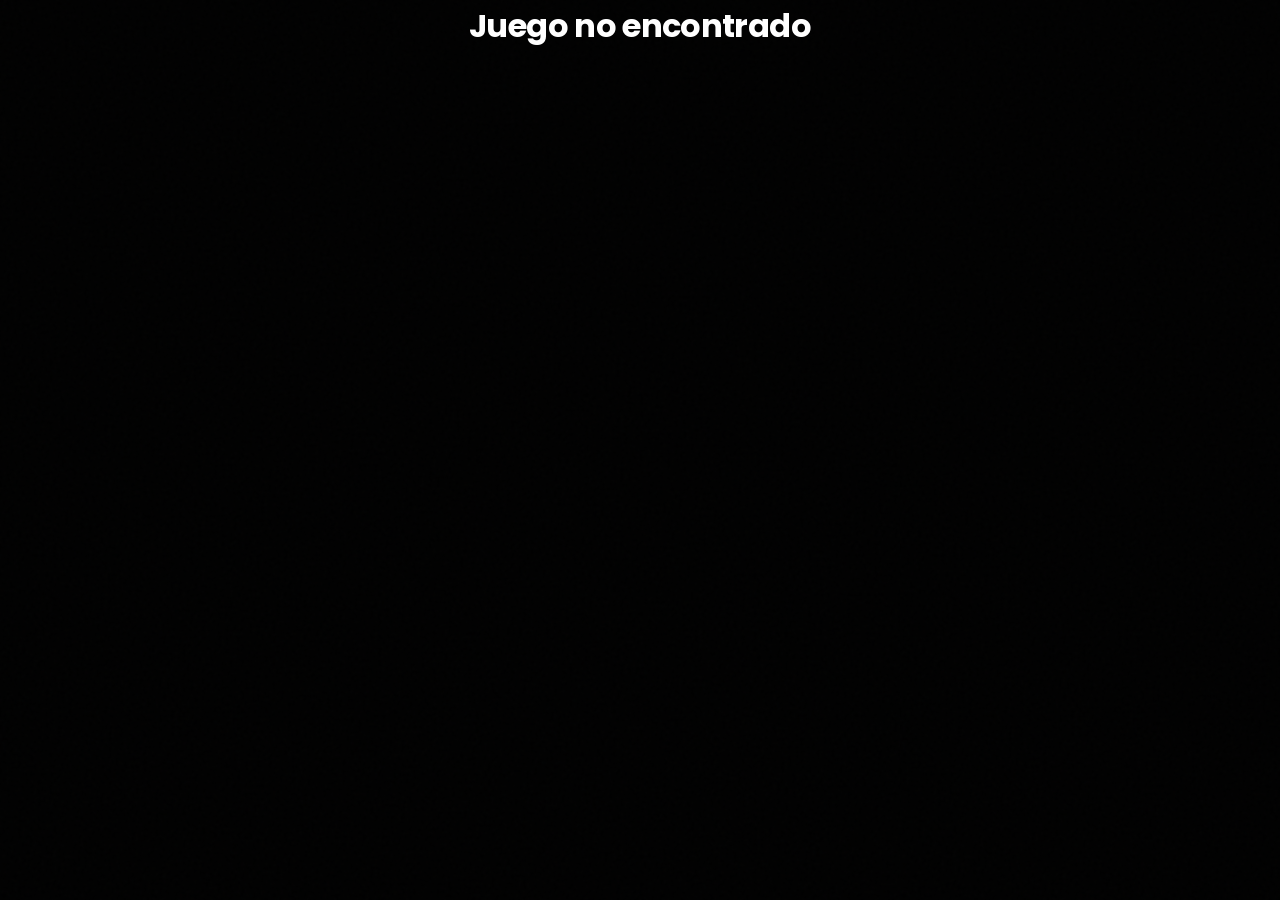
<file: juego.html>
<!DOCTYPE html>
<html lang="es">
<head>
    <meta charset="UTF-8">
    <meta name="viewport" content="width=device-width, initial-scale=1.0, viewport-fit=cover">
    <title>JuanLauncher - Detalles del Juego</title>
    <link rel="stylesheet" href="style.css?v=7">
    <link rel="shortcut icon" href="img/juanlauncher/logo-favicon.png" type="image/x-icon">
    <link rel="apple-touch-icon" href="img/juanlauncher/logo-favicon.png">
    <link href="https://fonts.googleapis.com/css2?family=Poppins:wght@300;400;500;600;700;800&display=swap" rel="stylesheet">
</head>
<body class="launcher">

    <!-- HEADER -->
    <header>
        <div class="logo">
            <a href="index.html">JuanLauncher</a>
        </div>
        <nav>
            <a href="index.html" class="nav-link">Inicio</a>
            <a href="noticias.html" class="nav-link">Noticias</a>
            <a href="ayuda.html" class="nav-link">Ayuda</a>
            <a href="compatibilidad.html" class="nav-link">Corre en mi PC?</a>
            <a href="comunidad.html" class="nav-link">Comunidad</a>
            <a href="contacto.html" class="nav-link">Contacto</a>
        </nav>
        <div class="header-actions">
            <div class="social-links">
                <a href="https://github.com/juancho033/juanlauncher" target="_blank" class="social-btn github-btn" title="Mi GitHub">
                    <svg viewBox="0 0 24 24" width="18" height="18" stroke="currentColor" stroke-width="2" fill="none" stroke-linecap="round" stroke-linejoin="round">
                        <path d="M9 19c-5 1.5-5-2.5-7-3m14 6v-3.87a3.37 3.37 0 0 0-.94-2.61c3.14-.35 6.44-1.54 6.44-7A5.44 5.44 0 0 0 20 4.77 5.07 5.07 0 0 0 19.91 1S18.73.65 16 2.48a13.38 13.38 0 0 0-7 0C6.27.65 5.09 1 5.09 1A5.07 5.07 0 0 0 5 4.77a5.44 5.44 0 0 0-1.5 3.78c0 5.42 3.3 6.61 6.44 7A3.37 3.37 0 0 0 9 18.13V22"></path>
                    </svg>
                </a>
                <a href="https://www.youtube.com/@JUANCHODEV22" target="_blank" class="social-btn youtube-btn" title="Mi YouTube">
                    <svg viewBox="0 0 24 24" width="18" height="18" stroke="currentColor" stroke-width="2" fill="none" stroke-linecap="round" stroke-linejoin="round">
                        <path d="M22.54 6.42a2.78 2.78 0 0 0-1.94-2C18.88 4 12 4 12 4s-6.88 0-8.6.46a2.78 2.78 0 0 0-1.94 2A29 29 0 0 0 1 11.75a29 29 0 0 0 .46 5.33A2.78 2.78 0 0 0 3.4 19c1.72.46 8.6.46 8.6.46s6.88 0 8.6-.46a2.78 2.78 0 0 0 1.94-2 29 29 0 0 0 .46-5.25 29 29 0 0 0-.46-5.33z"></path>
                        <polygon points="9.75 15.02 15.5 11.75 9.75 8.48 9.75 15.02"></polygon>
                    </svg>
                </a>
            </div>
            <div class="auth-buttons">
                <a href="login.html" class="login-btn">Iniciar Sesion</a>
            </div>
        </div>
        <button class="hamburger" id="hamburger" aria-label="Menú">
            <span></span><span></span><span></span>
        </button>
    </header>

    <div class="menu-overlay" id="menuOverlay"></div>

    <nav class="mobile-menu" id="mobileMenu">
        <a href="index.html">
            <svg viewBox="0 0 24 24" fill="none" stroke="currentColor" stroke-width="2"><path d="M3 9l9-7 9 7v11a2 2 0 0 1-2 2H5a2 2 0 0 1-2-2z"/><polyline points="9 22 9 12 15 12 15 22"/></svg>
            <span>Inicio</span>
        </a>
        <a href="noticias.html">
            <svg viewBox="0 0 24 24" fill="none" stroke="currentColor" stroke-width="2"><path d="M4 4h16v16H4z"/><line x1="8" y1="9" x2="16" y2="9"/><line x1="8" y1="13" x2="14" y2="13"/><line x1="8" y1="17" x2="12" y2="17"/></svg>
            <span>Noticias</span>
        </a>
        <a href="compatibilidad.html">
            <svg viewBox="0 0 24 24" fill="none" stroke="currentColor" stroke-width="2" stroke-linecap="round" stroke-linejoin="round"><rect x="2" y="3" width="20" height="14" rx="2"/><line x1="8" y1="21" x2="16" y2="21"/><line x1="12" y1="17" x2="12" y2="21"/></svg>
            Corre en mi PC?
        </a>
        <a href="ayuda.html">
            <svg viewBox="0 0 24 24" fill="none" stroke="currentColor" stroke-width="2" stroke-linecap="round" stroke-linejoin="round"><circle cx="12" cy="12" r="10"/><path d="M9.09 9a3 3 0 015.83 1c0 2-3 3-3 3"/><line x1="12" y1="17" x2="12.01" y2="17"/></svg>
            Ayuda
        </a>
        <a href="comunidad.html">
            <svg viewBox="0 0 24 24" fill="none" stroke="currentColor" stroke-width="2" stroke-linecap="round" stroke-linejoin="round"><path d="M17 21v-2a4 4 0 00-4-4H5a4 4 0 00-4 4v2"/><circle cx="9" cy="7" r="4"/><path d="M23 21v-2a4 4 0 00-3-3.87"/><path d="M16 3.13a4 4 0 010 7.75"/></svg>
            Comunidad
        </a>
        <a href="changelog.html">
            <svg viewBox="0 0 24 24" fill="none" stroke="currentColor" stroke-width="2" stroke-linecap="round" stroke-linejoin="round"><polyline points="22 12 18 12 15 21 9 3 6 12 2 12"/></svg>
            Actualizaciones
        </a>
        <a href="contacto.html">
            <svg viewBox="0 0 24 24" fill="none" stroke="currentColor" stroke-width="2" stroke-linecap="round" stroke-linejoin="round"><path d="M4 4h16c1.1 0 2 .9 2 2v12c0 1.1-.9 2-2 2H4c-1.1 0-2-.9-2-2V6c0-1.1.9-2 2-2z"/><polyline points="22,6 12,13 2,6"/></svg>
            Contacto
        </a>
        <div class="menu-divider"></div>
        <a href="login.html" class="menu-login">
            <svg viewBox="0 0 24 24" fill="none" stroke="currentColor" stroke-width="2" stroke-linecap="round" stroke-linejoin="round"><path d="M15 3h4a2 2 0 012 2v14a2 2 0 01-2 2h-4"/><polyline points="10 17 15 12 10 7"/><line x1="15" y1="12" x2="3" y2="12"/></svg>
            Iniciar Sesión
        </a>
    </nav>

    <!-- HERO BANNER (full width) -->
    <div class="game-hero">
        <img id="detalle-img" src="" alt="Portada">
        <div class="hero-gradient"></div>
        <div class="hero-content">
            <h1 id="detalle-titulo">Cargando...</h1>
            <div class="hero-meta">
                <span class="tag" id="detalle-genero">...</span>
            </div>
        </div>
    </div>

    <!-- DETAIL CONTENT -->
    <main class="detail-page">
        <div class="detail-grid">

            <!-- LEFT COLUMN -->
            <div class="detail-main">

                <!-- Description -->
                <section class="detail-section">
                    <h2>
                        <svg viewBox="0 0 24 24" fill="none" stroke="currentColor" stroke-width="2" stroke-linecap="round" stroke-linejoin="round"><path d="M14 2H6a2 2 0 0 0-2 2v16a2 2 0 0 0 2 2h12a2 2 0 0 0 2-2V8z"/><polyline points="14 2 14 8 20 8"/><line x1="16" y1="13" x2="8" y2="13"/><line x1="16" y1="17" x2="8" y2="17"/></svg>
                        Descripcion
                    </h2>
                    <p id="detalle-desc">...</p>
                </section>

                <!-- Trailer -->
                <section class="detail-section">
                    <h2>
                        <svg viewBox="0 0 24 24" fill="none" stroke="currentColor" stroke-width="2" stroke-linecap="round" stroke-linejoin="round"><polygon points="23 7 16 12 23 17 23 7"/><rect x="1" y="5" width="15" height="14" rx="2" ry="2"/></svg>
                        Trailer
                    </h2>
                    <div class="video-container" id="video-wrapper"></div>
                </section>

                <!-- Screenshots -->
                <section class="detail-section">
                    <h2>
                        <svg viewBox="0 0 24 24" fill="none" stroke="currentColor" stroke-width="2" stroke-linecap="round" stroke-linejoin="round"><rect x="3" y="3" width="18" height="18" rx="2" ry="2"/><circle cx="8.5" cy="8.5" r="1.5"/><polyline points="21 15 16 10 5 21"/></svg>
                        Capturas
                    </h2>
                    <div class="gallery" id="detalle-galeria"></div>
                </section>

                <!-- Owner note -->
                <div class="owner-note">
                    <h4>
                        <svg viewBox="0 0 24 24" width="14" height="14" fill="none" stroke="currentColor" stroke-width="2" stroke-linecap="round" stroke-linejoin="round" style="vertical-align:middle;margin-right:4px"><path d="M12 22s8-4 8-10V5l-8-3-8 3v7c0 6 8 10 8 10z"/></svg>
                        Nota del Dueño
                    </h4>
                    <p>Si te gusta el juego, no olvides comprarlo legalmente para apoyar al desarrollador. <svg viewBox="0 0 24 24" width="14" height="14" fill="currentColor" stroke="none" style="vertical-align:middle"><path d="M12 21.35l-1.45-1.32C5.4 15.36 2 12.28 2 8.5 2 5.42 4.42 3 7.5 3c1.74 0 3.41.81 4.5 2.09C13.09 3.81 14.76 3 16.5 3 19.58 3 22 5.42 22 8.5c0 3.78-3.4 6.86-8.55 11.54L12 21.35z"/></svg></p>
                    <p>Contraseña del ZIP/RAR: <strong style="color: var(--accent);">juanlauncher</strong></p>
                    <p>Usa <a href="https://www.freedownloadmanager.org/es/" target="_blank">Free Download Manager</a> para descargar y <a href="https://www.7-zip.org/" target="_blank">7-Zip</a> para descomprimir.</p>
                </div>

            </div>

            <!-- RIGHT COLUMN (SIDEBAR) -->
            <aside class="detail-sidebar">

                <!-- Download Card -->
                <div class="sidebar-card download-card">
                    <h3>
                        <svg viewBox="0 0 24 24" fill="none" stroke="currentColor" stroke-width="2" stroke-linecap="round" stroke-linejoin="round"><path d="M21 15v4a2 2 0 0 1-2 2H5a2 2 0 0 1-2-2v-4"/><polyline points="7 10 12 15 17 10"/><line x1="12" y1="15" x2="12" y2="3"/></svg>
                        Descargar
                    </h3>
                    <a href="#" id="detalle-btn" class="download-btn-mega" target="_blank">
                        DESCARGAR <br><small>(Mediafire)</small>
                    </a>
                    <p class="password-note">Contraseña: <strong>juanlauncher</strong></p>
                </div>

                <!-- Requirements Card -->
                <div class="sidebar-card req-card">
                    <h3>
                        <svg viewBox="0 0 24 24" fill="none" stroke="currentColor" stroke-width="2" stroke-linecap="round" stroke-linejoin="round"><rect x="4" y="4" width="16" height="16" rx="2" ry="2"/><rect x="9" y="9" width="6" height="6"/><line x1="9" y1="1" x2="9" y2="4"/><line x1="15" y1="1" x2="15" y2="4"/><line x1="9" y1="20" x2="9" y2="23"/><line x1="15" y1="20" x2="15" y2="23"/><line x1="20" y1="9" x2="23" y2="9"/><line x1="20" y1="14" x2="23" y2="14"/><line x1="1" y1="9" x2="4" y2="9"/><line x1="1" y1="14" x2="4" y2="14"/></svg>
                        Requisitos
                    </h3>
                    <div class="req-grid">
                        <div class="req-column">
                            <h4>MNIMOS</h4>
                            <p id="req-min">...</p>
                        </div>
                        <div class="req-column">
                            <h4>RECOMENDADOS</h4>
                            <p id="req-rec">...</p>
                        </div>
                    </div>
                </div>

            </aside>

        </div>
    </main>

    <!-- BOTTOM NAV (MÓVIL) -->
    <nav class="bottom-nav">
        <a href="index.html">
            <svg viewBox="0 0 24 24" fill="none" stroke="currentColor" stroke-width="2" stroke-linecap="round" stroke-linejoin="round"><path d="M3 9l9-7 9 7v11a2 2 0 0 1-2 2H5a2 2 0 0 1-2-2z"></path><polyline points="9 22 9 12 15 12 15 22"></polyline></svg>
            <span>Inicio</span>
        </a>
        <a href="index.html">
            <svg viewBox="0 0 24 24" fill="none" stroke="currentColor" stroke-width="2"><circle cx="11" cy="11" r="8"></circle><line x1="21" y1="21" x2="16.65" y2="16.65"></line></svg>
            <span>Volver</span>
        </a>
        <a href="login.html">
            <svg viewBox="0 0 24 24" fill="none" stroke="currentColor" stroke-width="2" stroke-linecap="round" stroke-linejoin="round"><path d="M20 21v-2a4 4 0 0 0-4-4H8a4 4 0 0 0-4 4v2"></path><circle cx="12" cy="7" r="4"></circle></svg>
            <span>Perfil</span>
        </a>
    </nav>

    <footer class="site-footer">
        <div class="footer-content">
            <div class="footer-logo">
                <h3>JuanLauncher</h3>
                <p>El mejor lugar para descubrir, probar y disfrutar tus juegos favoritos de PC y Android. Software libre de virus y descargas rápidas.</p>
            </div>
            <div class="footer-links">
                <h4>Enlaces</h4>
                <ul>
                    <li><a href="index.html">Inicio</a></li>
                    <li><a href="ayuda.html">Ayuda y Soporte</a></li>
                    <li><a href="compatibilidad.html">Corre en mi PC?</a></li>
                    <li><a href="comunidad.html">Comunidad</a></li>
                    <li><a href="contacto.html">Contacto</a></li>
                </ul>
            </div>
        </div>
        <div class="footer-bottom">
            <p>&copy; 2026 JuanLauncher. Hecho con <svg viewBox="0 0 24 24" width="14" height="14" fill="currentColor" stroke="none"><path d="M12 21.35l-1.45-1.32C5.4 15.36 2 12.28 2 8.5 2 5.42 4.42 3 7.5 3c1.74 0 3.41.81 4.5 2.09C13.09 3.81 14.76 3 16.5 3 19.58 3 22 5.42 22 8.5c0 3.78-3.4 6.86-8.55 11.54L12 21.35z"/></svg> para la comunidad gamer.</p>
        </div>
    </footer>

    <div id="lightbox" class="lightbox">
        <span class="close-lightbox">&times;</span>
        <a class="prev-lightbox">&#10094;</a>
        <div class="lightbox-body">
            <div class="lightbox-counter" id="lb-counter"></div>
            <img class="lightbox-content" id="img-grande">
        </div>
        <a class="next-lightbox">&#10095;</a>
        <div class="lightbox-thumbs" id="lb-thumbs"></div>
    </div>

    <button id="scrollTopBtn" class="scroll-top-btn" title="Ir arriba">&#9650;</button>

    <div id="download-overlay" class="download-overlay">
        <div class="download-popup">
            <div class="popup-icon">
                <svg viewBox="0 0 24 24" fill="none" stroke="currentColor" stroke-width="2" stroke-linecap="round" stroke-linejoin="round">
                    <path d="M21 15v4a2 2 0 0 1-2 2H5a2 2 0 0 1-2-2v-4"/>
                    <polyline points="7 10 12 15 17 10"/>
                    <line x1="12" y1="15" x2="12" y2="3"/>
                </svg>
            </div>
            <h3>Accediendo a tu descarga</h3>
            <p>Conectando con el servidor...</p>
            <div class="popup-loader">
                <span></span><span></span><span></span>
            </div>
        </div>
    </div>

    <script src="juegos.js"></script>
    <script src="script.js"></script>
</body>
</html>
</file>
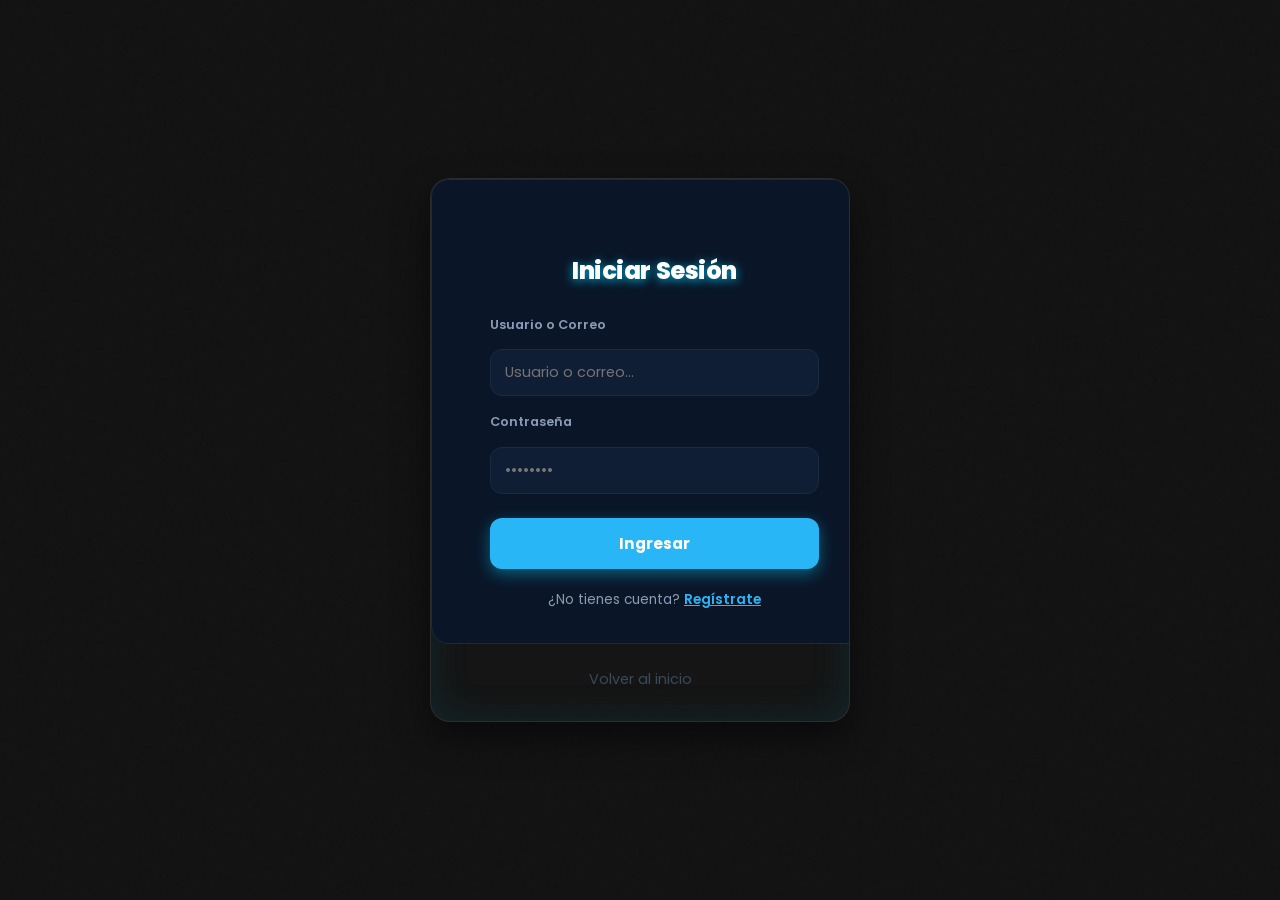
<file: login.html>
<!DOCTYPE html>
<html lang="es">
<head>
    <meta charset="UTF-8">
    <meta name="viewport" content="width=device-width, initial-scale=1.0">
    <title>JuanLauncher - Autenticación</title>
    <meta name="description" content="Inicia sesión o regístrate en JuanLauncher para descargar juegos.">
    <link rel="stylesheet" href="style.css?v=5">
    <link rel="shortcut icon" href="img/juanlauncher/logo-favicon.png" type="image/x-icon">
    <link href="https://fonts.googleapis.com/css2?family=Poppins:wght@300;400;600;700;800&display=swap" rel="stylesheet">
</head>
<body class="launcher auth-body">
    <div class="auth-wrapper">
        <div class="auth-form-container" id="authContainer">

            <div class="auth-form">
                <h1 class="auth-title">Iniciar Sesión</h1>
                <form id="form-login">
                    <div class="auth-input-group">
                        <label for="login-email">Usuario o Correo</label>
                        <input type="text" id="login-email" placeholder="Usuario o correo..." required autocomplete="off">
                    </div>
                    <div class="auth-input-group">
                        <label for="login-pass">Contraseña</label>
                        <input type="password" id="login-pass" placeholder="••••••••" required>
                    </div>
                    <button type="submit" class="auth-btn">Ingresar</button>
                    <p class="auth-switch">¿No tienes cuenta? <span onclick="toggleAuth()">Regístrate</span></p>
                </form>
            </div>

            <div class="auth-form">
                <h1 class="auth-title">Registro</h1>
                <form id="form-register">
                    <div class="auth-input-group">
                        <label for="reg-name">Nombre de Usuario</label>
                        <input type="text" id="reg-name" placeholder="GamerPro123" required>
                    </div>
                    <div class="auth-input-group">
                        <label for="reg-email">Correo Electrónico</label>
                        <input type="email" id="reg-email" placeholder="tulogin@correo.com" required>
                    </div>
                    <div class="auth-input-group">
                        <label for="reg-pass">Contraseña</label>
                        <input type="password" id="reg-pass" placeholder="••••••••" required>
                    </div>
                    <button type="submit" class="auth-btn">Crear Cuenta</button>
                    <p class="auth-switch">¿Ya tienes cuenta? <span onclick="toggleAuth()">Iniciar Sesión</span></p>
                </form>
            </div>

        </div>

        <a href="index.html" class="auth-back">Volver al inicio</a>
    </div>

    <script>
        function toggleAuth() {
            document.getElementById('authContainer').classList.toggle('slide-register');
        }

        document.getElementById('form-login').addEventListener('submit', function(event) {
            event.preventDefault();
            const user = document.getElementById('login-email').value;
            const pass = document.getElementById('login-pass').value;

            if (user === "admin") {
                if (pass === "Juancho2026") {
                    sessionStorage.setItem('admin_token', 'autorizado_juanlauncher_2026');
                    setTimeout(() => { window.location.assign('dashboard.html'); }, 100);
                } else {
                    alert("Credenciales incorrectas.");
                }
            } else {
                localStorage.setItem("isLoggedIn", "true");
                localStorage.setItem("userName", user.split('@')[0]);
                window.location.href = "comunidad.html";
            }
        });

        document.getElementById('form-register').addEventListener('submit', function(event) {
            event.preventDefault();
            const name = document.getElementById('reg-name').value;
            localStorage.setItem("isLoggedIn", "true");
            localStorage.setItem("userName", name);
            window.location.href = "comunidad.html";
        });
    </script>
</body>
</html>
</file>
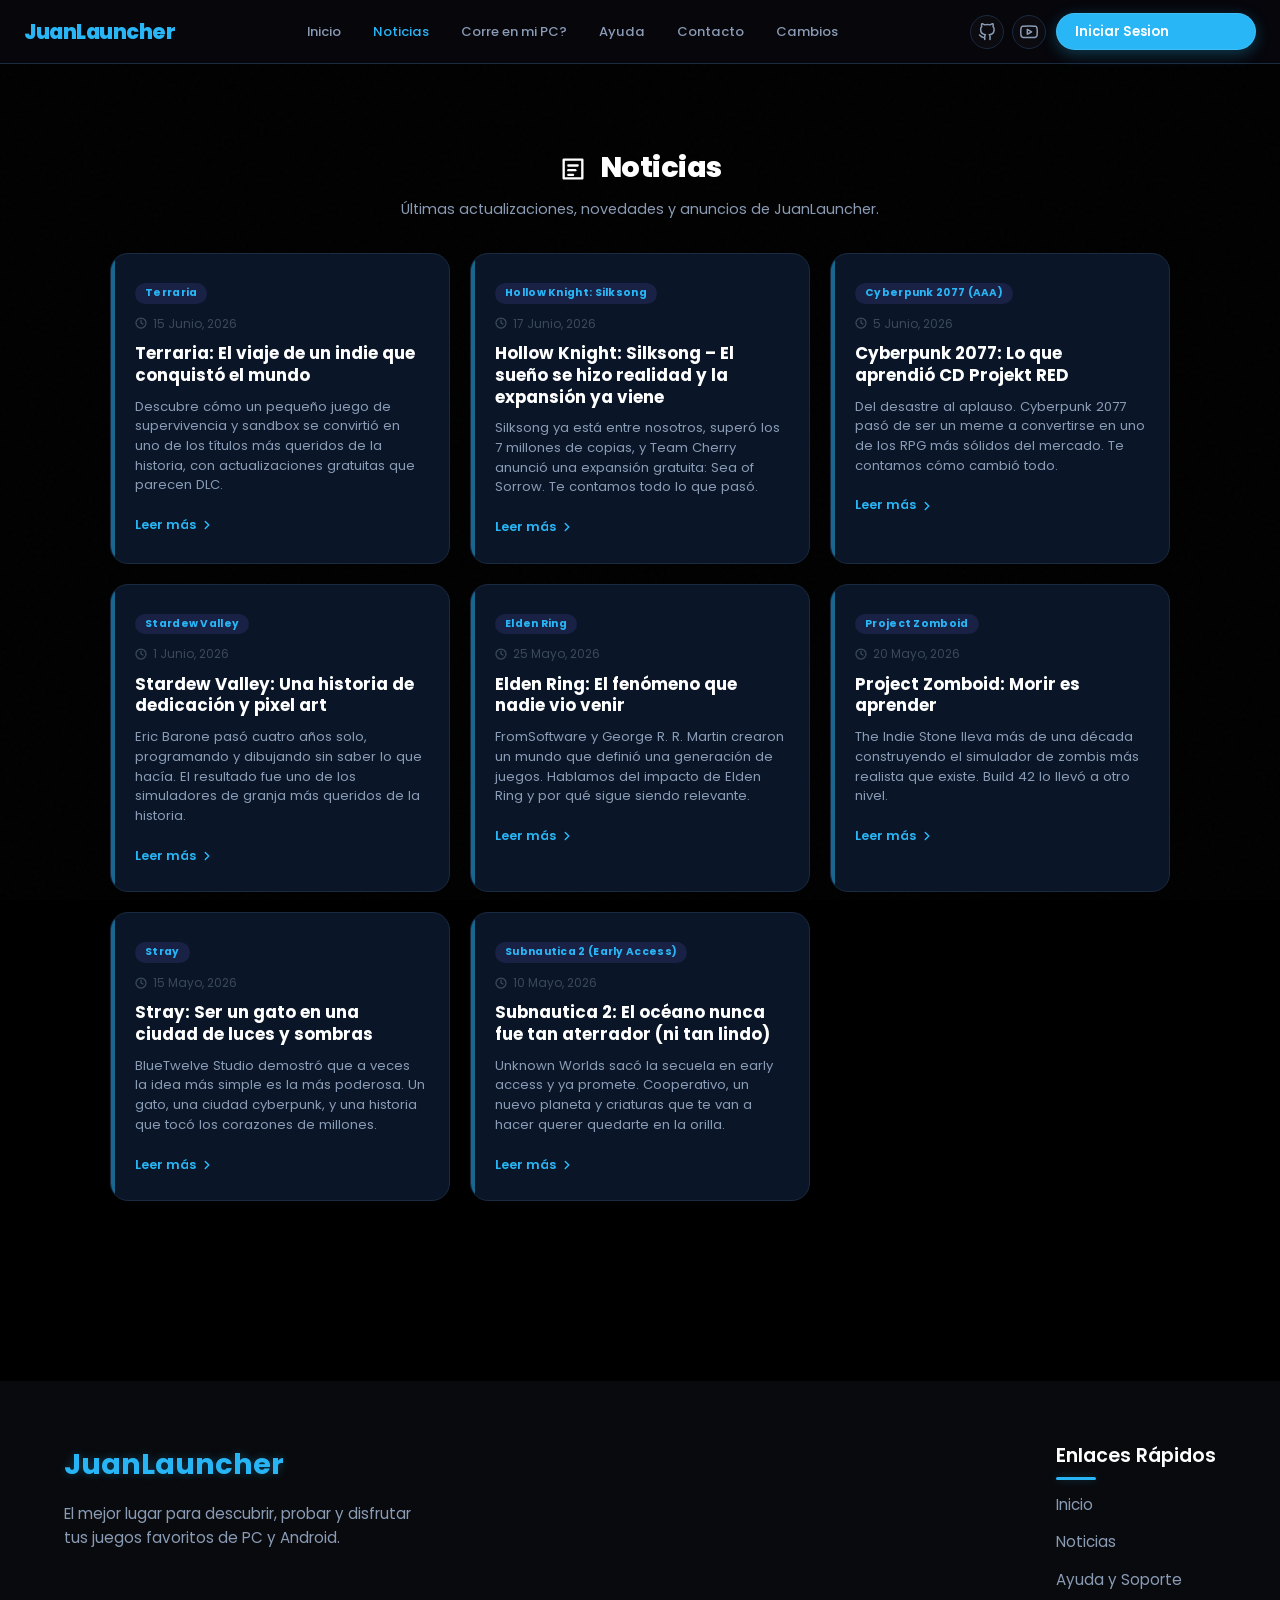
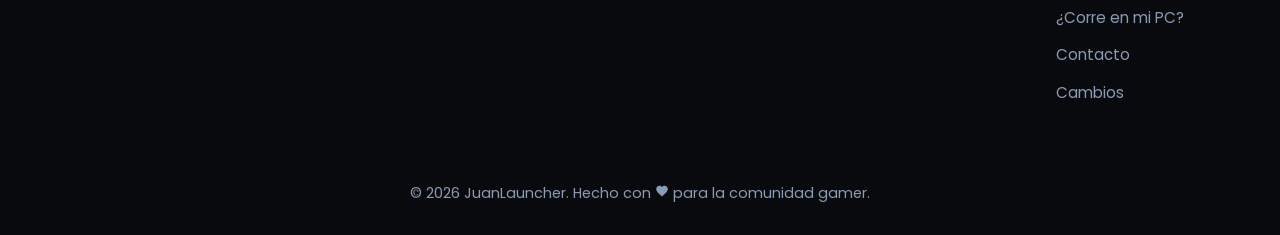
<file: noticias.html>
<!DOCTYPE html>
<html lang="es">
<head>
    <meta charset="UTF-8">
    <meta name="viewport" content="width=device-width, initial-scale=1.0">
    <title>Noticias - JuanLauncher</title>
    <meta name="description" content="Últimas noticias, actualizaciones y novedades de JuanLauncher.">
    <link rel="stylesheet" href="style.css?v=7">
    <link rel="shortcut icon" href="img/juanlauncher/logo-favicon.png" type="image/x-icon">
    <link href="https://fonts.googleapis.com/css2?family=Poppins:wght@300;400;600;700;800&display=swap" rel="stylesheet">
</head>
<body class="launcher">

    <header>
        <div class="logo"><a href="index.html">JuanLauncher</a></div>
        <nav>
            <a href="index.html" class="nav-link">Inicio</a>
            <a href="noticias.html" class="nav-link" style="color: var(--accent);">Noticias</a>
            <a href="compatibilidad.html" class="nav-link">Corre en mi PC?</a>
            <a href="ayuda.html" class="nav-link">Ayuda</a>
            <a href="contacto.html" class="nav-link">Contacto</a>
            <a href="changelog.html" class="nav-link">Cambios</a>
        </nav>
        <div class="header-actions">
            <div class="social-links">
                <a href="https://github.com/juancho033/juanlauncher" target="_blank" class="social-btn github-btn" title="Mi GitHub">
                    <svg viewBox="0 0 24 24" width="18" height="18" stroke="currentColor" stroke-width="2" fill="none" stroke-linecap="round" stroke-linejoin="round"><path d="M9 19c-5 1.5-5-2.5-7-3m14 6v-3.87a3.37 3.37 0 0 0-.94-2.61c3.14-.35 6.44-1.54 6.44-7A5.44 5.44 0 0 0 20 4.77 5.07 5.07 0 0 0 19.91 1S18.73.65 16 2.48a13.38 13.38 0 0 0-7 0C6.27.65 5.09 1 5.09 1A5.07 5.07 0 0 0 5 4.77a5.44 5.44 0 0 0-1.5 3.78c0 5.42 3.3 6.61 6.44 7A3.37 3.37 0 0 0 9 18.13V22"></path></svg>
                </a>
                <a href="https://www.youtube.com/@JUANCHODEV22" target="_blank" class="social-btn youtube-btn" title="Mi YouTube">
                    <svg viewBox="0 0 24 24" width="18" height="18" stroke="currentColor" stroke-width="2" fill="none" stroke-linecap="round" stroke-linejoin="round"><path d="M22.54 6.42a2.78 2.78 0 0 0-1.94-2C18.88 4 12 4 12 4s-6.88 0-8.6.46a2.78 2.78 0 0 0-1.94 2A29 29 0 0 0 1 11.75a29 29 0 0 0 .46 5.33A2.78 2.78 0 0 0 3.4 19c1.72.46 8.6.46 8.6.46s6.88 0 8.6-.46a2.78 2.78 0 0 0 1.94-2 29 29 0 0 0 .46-5.25 29 29 0 0 0-.46-5.33z"></path><polygon points="9.75 15.02 15.5 11.75 9.75 8.48 9.75 15.02"></polygon></svg>
                </a>
            </div>
            <div class="auth-buttons">
                <a href="login.html" class="login-btn">Iniciar Sesion</a>
            </div>
        </div>
        <button class="hamburger" id="hamburger" aria-label="Menú">
            <span></span><span></span><span></span>
        </button>
    </header>

    <div class="menu-overlay" id="menuOverlay"></div>

    <nav class="mobile-menu" id="mobileMenu">
        <a href="index.html">
            <svg viewBox="0 0 24 24" fill="none" stroke="currentColor" stroke-width="2" stroke-linecap="round" stroke-linejoin="round"><path d="M3 9l9-7 9 7v11a2 2 0 01-2 2H5a2 2 0 01-2-2z"/><polyline points="9 22 9 12 15 12 15 22"/></svg>
            Inicio
        </a>
        <a href="noticias.html" class="active">
            <svg viewBox="0 0 24 24" fill="none" stroke="currentColor" stroke-width="2" stroke-linecap="round" stroke-linejoin="round"><path d="M4 4h16v16H4z"/><line x1="8" y1="9" x2="16" y2="9"/><line x1="8" y1="13" x2="14" y2="13"/><line x1="8" y1="17" x2="12" y2="17"/></svg>
            Noticias
        </a>
        <a href="compatibilidad.html">
            <svg viewBox="0 0 24 24" fill="none" stroke="currentColor" stroke-width="2" stroke-linecap="round" stroke-linejoin="round"><rect x="2" y="3" width="20" height="14" rx="2"/><line x1="8" y1="21" x2="16" y2="21"/><line x1="12" y1="17" x2="12" y2="21"/></svg>
            Corre en mi PC?
        </a>
        <a href="ayuda.html">
            <svg viewBox="0 0 24 24" fill="none" stroke="currentColor" stroke-width="2" stroke-linecap="round" stroke-linejoin="round"><circle cx="12" cy="12" r="10"/><path d="M9.09 9a3 3 0 015.83 1c0 2-3 3-3 3"/><line x1="12" y1="17" x2="12.01" y2="17"/></svg>
            Ayuda
        </a>
        <a href="changelog.html">
            <svg viewBox="0 0 24 24" fill="none" stroke="currentColor" stroke-width="2" stroke-linecap="round" stroke-linejoin="round"><polyline points="22 12 18 12 15 21 9 3 6 12 2 12"/></svg>
            Actualizaciones
        </a>
        <a href="contacto.html">
            <svg viewBox="0 0 24 24" fill="none" stroke="currentColor" stroke-width="2" stroke-linecap="round" stroke-linejoin="round"><path d="M4 4h16c1.1 0 2 .9 2 2v12c0 1.1-.9 2-2 2H4c-1.1 0-2-.9-2-2V6c0-1.1.9-2 2-2z"/><polyline points="22,6 12,13 2,6"/></svg>
            Contacto
        </a>
        <div class="menu-divider"></div>
        <a href="login.html" class="menu-login">
            <svg viewBox="0 0 24 24" fill="none" stroke="currentColor" stroke-width="2" stroke-linecap="round" stroke-linejoin="round"><path d="M15 3h4a2 2 0 012 2v14a2 2 0 01-2 2h-4"/><polyline points="10 17 15 12 10 7"/><line x1="15" y1="12" x2="3" y2="12"/></svg>
            Iniciar Sesión
        </a>
    </nav>

    <main style="padding-bottom: calc(var(--bottom-nav-height) + 24px);">

        <div class="noticias-hero">
            <h1>
                <svg viewBox="0 0 24 24" width="28" height="28" fill="none" stroke="currentColor" stroke-width="2" stroke-linecap="round" stroke-linejoin="round" style="vertical-align:middle;margin-right:8px;"><path d="M4 4h16v16H4z"/><line x1="8" y1="9" x2="16" y2="9"/><line x1="8" y1="13" x2="14" y2="13"/><line x1="8" y1="17" x2="12" y2="17"/></svg>
                Noticias
            </h1>
            <p>Últimas actualizaciones, novedades y anuncios de JuanLauncher.</p>
        </div>

        <div class="noticias-grid" id="noticias-grid">
            <div class="noticia-empty" id="noticias-loading">
                <svg viewBox="0 0 24 24" width="32" height="32" fill="none" stroke="currentColor" stroke-width="1.5" style="display:block;margin:0 auto 12px;"><circle cx="12" cy="12" r="10" stroke-dasharray="30 70" stroke-dashoffset="0"><animateTransform attributeName="transform" type="rotate" from="0 12 12" to="360 12 12" dur="1s" repeatCount="indefinite"/></circle></svg>
                Cargando noticias...
            </div>
        </div>

    </main>

    <nav class="bottom-nav">
        <a href="index.html">
            <svg viewBox="0 0 24 24" fill="none" stroke="currentColor" stroke-width="2"><path d="M3 9l9-7 9 7v11a2 2 0 0 1-2 2H5a2 2 0 0 1-2-2z"/><polyline points="9 22 9 12 15 12 15 22"/></svg>
            <span>Inicio</span>
        </a>
        <a href="noticias.html" class="active">
            <svg viewBox="0 0 24 24" fill="none" stroke="currentColor" stroke-width="2"><path d="M4 4h16v16H4z"/><line x1="8" y1="9" x2="16" y2="9"/><line x1="8" y1="13" x2="14" y2="13"/><line x1="8" y1="17" x2="12" y2="17"/></svg>
            <span>Noticias</span>
        </a>
        <a href="compatibilidad.html">
            <svg viewBox="0 0 24 24" fill="none" stroke="currentColor" stroke-width="2"><rect x="2" y="3" width="20" height="14" rx="2"/><line x1="8" y1="21" x2="16" y2="21"/><line x1="12" y1="17" x2="12" y2="21"/></svg>
            <span>Compatibilidad</span>
        </a>
        <a href="ayuda.html">
            <svg viewBox="0 0 24 24" fill="none" stroke="currentColor" stroke-width="2"><circle cx="12" cy="12" r="10"/><path d="M9.09 9a3 3 0 0 1 5.83 1c0 2-3 3-3 3"/><line x1="12" y1="17" x2="12.01" y2="17"/></svg>
            <span>Ayuda</span>
        </a>
        <a href="contacto.html">
            <svg viewBox="0 0 24 24" fill="none" stroke="currentColor" stroke-width="2"><path d="M4 4h16c1.1 0 2 .9 2 2v12c0 1.1-.9 2-2 2H4c-1.1 0-2-.9-2-2V6c0-1.1.9-2 2-2z"/><polyline points="22,6 12,13 2,6"/></svg>
            <span>Contacto</span>
        </a>
    </nav>

    <footer class="site-footer">
        <div class="footer-content">
            <div class="footer-logo">
                <h3>JuanLauncher</h3>
                <p>El mejor lugar para descubrir, probar y disfrutar tus juegos favoritos de PC y Android.</p>
            </div>
            <div class="footer-links">
                <h4>Enlaces Rápidos</h4>
                <ul>
                    <li><a href="index.html">Inicio</a></li>
                    <li><a href="noticias.html">Noticias</a></li>
                    <li><a href="ayuda.html">Ayuda y Soporte</a></li>
                    <li><a href="compatibilidad.html">¿Corre en mi PC?</a></li>
                    <li><a href="contacto.html">Contacto</a></li>
                    <li><a href="changelog.html">Cambios</a></li>
                </ul>
            </div>
        </div>
        <div class="footer-bottom">
            <p>&copy; 2026 JuanLauncher. Hecho con <svg viewBox="0 0 24 24" width="14" height="14" fill="currentColor" stroke="none"><path d="M12 21.35l-1.45-1.32C5.4 15.36 2 12.28 2 8.5 2 5.42 4.42 3 7.5 3c1.74 0 3.41.81 4.5 2.09C13.09 3.81 14.76 3 16.5 3 19.58 3 22 5.42 22 8.5c0 3.78-3.4 6.86-8.55 11.54L12 21.35z"/></svg> para la comunidad gamer.</p>
        </div>
    </footer>

    <button class="scroll-top-btn" id="scrollTopBtn">▲</button>
   

    <script src="script.js"></script>
    <script src="juegos.js"></script>
    <script src="noticias.js"></script>
    <script>
        const scrollBtn = document.getElementById("scrollTopBtn");
        window.addEventListener("scroll", () => {
            if (document.body.scrollTop > 300 || document.documentElement.scrollTop > 300) {
                scrollBtn.classList.add("visible");
            } else {
                scrollBtn.classList.remove("visible");
            }
        });
        scrollBtn.addEventListener("click", () => { window.scrollTo({ top: 0, behavior: 'smooth' }); });

        let lastScroll = 0;
        const header = document.querySelector('header');
        window.addEventListener('scroll', () => {
            const cur = window.pageYOffset;
            if (cur > lastScroll && cur > 80) header.classList.add('header-hidden');
            else header.classList.remove('header-hidden');
            lastScroll = cur;
        });

        document.addEventListener('DOMContentLoaded', () => {
            const grid = document.getElementById('noticias-grid');
            const loading = document.getElementById('noticias-loading');

            if (!listaNoticias || listaNoticias.length === 0) {
                loading.innerHTML = '<p>No hay noticias disponibles.</p>';
                return;
            }

            loading.style.display = 'none';

            listaNoticias.forEach((n, i) => {
                const card = document.createElement('div');
                card.className = 'noticia-card';
                card.style.animationDelay = (i * 0.08) + 's';

                if (n.juegoId) {
                    const juego = listaJuegos.find(j => j.id === n.juegoId);
                    if (juego) {
                        const badge = document.createElement('span');
                        badge.className = 'noticia-card-badge';
                        badge.textContent = juego.titulo;
                        card.appendChild(badge);
                    }
                }

                const fecha = document.createElement('div');
                fecha.className = 'noticia-fecha';
                fecha.innerHTML = '<svg viewBox="0 0 24 24" width="12" height="12" fill="none" stroke="currentColor" stroke-width="2.5" stroke-linecap="round" stroke-linejoin="round"><circle cx="12" cy="12" r="10"/><polyline points="12 6 12 12 16 14"/></svg> ' + n.fecha;

                const titulo = document.createElement('div');
                titulo.className = 'noticia-titulo';
                titulo.textContent = n.titulo;

                const resumen = document.createElement('div');
                resumen.className = 'noticia-resumen';
                resumen.textContent = n.resumen;

                const link = document.createElement('a');
                link.className = 'noticia-link';
                link.href = 'noticia.html?id=' + n.id;
                link.innerHTML = 'Leer m&aacute;s <svg viewBox="0 0 24 24" width="14" height="14" fill="none" stroke="currentColor" stroke-width="2.5" stroke-linecap="round" stroke-linejoin="round"><polyline points="9 18 15 12 9 6"/></svg>';

                card.appendChild(fecha);
                card.appendChild(titulo);
                card.appendChild(resumen);
                card.appendChild(link);
                grid.appendChild(card);
            });
        });
    </script>
</body>
</html>
</file>
<file: style.css>
:root {
    --bg-base: #000000;
    --surface: #0a1628;
    --surface-2: #0f1d35;
    --accent: #29b6f6;
    --accent-glow: rgba(41, 182, 246, 0.3);
    --text-main: #ffffff;
    --text-muted: #8a9bb5;
    --text-dim: #3a4a5a;
    --text-primary: #e8ecf1;
    --glass: rgba(255, 255, 255, 0.02);
    --glass-border: #1a2a40;
    --radius: 12px;
    --radius-lg: 18px;
    --radius-full: 999px;
    --shadow-card: 0 8px 32px rgba(0, 0, 0, 0.6);
    --shadow-glow: 0 0 24px var(--accent-glow);
    --nav-height: 64px;
    --bottom-nav-height: 64px;
}

* {
    margin: 0;
    padding: 0;
    box-sizing: border-box;
    font-family: 'Poppins', sans-serif;
}

body {
    background-color: var(--bg-base);
    color: var(--text-main);
    line-height: 1.6;
    overflow-x: hidden;
    min-height: 100vh;
    background-attachment: fixed;
}

body.launcher::before {
    content: '';
    position: fixed;
    top: 0;
    left: 0;
    width: 100%;
    height: 100%;
    background: url("data:image/svg+xml,%3Csvg viewBox='0 0 256 256' xmlns='http://www.w3.org/2000/svg'%3E%3Cfilter id='noise'%3E%3CfeTurbulence type='fractalNoise' baseFrequency='0.9' numOctaves='4' stitchTiles='stitch'/%3E%3C/filter%3E%3Crect width='100%25' height='100%25' filter='url(%23noise)' opacity='0.015'/%3E%3C/svg%3E");
    pointer-events: none;
    z-index: 0;
}

body.launcher main {
    padding: 24px 16px;
    max-width: 1200px;
    margin: 0 auto;
    position: relative;
    z-index: 1;
    padding-bottom: calc(var(--bottom-nav-height) + 24px);
}

body.launcher h1 {
    font-size: 1.6rem;
    font-weight: 700;
    margin-bottom: 20px;
    letter-spacing: -0.02em;
}

/* ===========================
   HEADER — LAUNCHER STYLE
   =========================== */
body.launcher header {
    position: sticky;
    top: 0;
    z-index: 100;
    background: rgba(8, 8, 14, 0.85);
    backdrop-filter: blur(20px);
    -webkit-backdrop-filter: blur(20px);
    border-bottom: 1px solid var(--glass-border);
    padding: 0 16px;
    height: var(--nav-height);
    display: flex;
    align-items: center;
    justify-content: space-between;
    transition: transform 0.35s cubic-bezier(0.4, 0, 0.2, 1);
}

body.launcher header .logo {
    font-size: 1.3rem;
    font-weight: 800;
    background: var(--accent);
    -webkit-background-clip: text;
    -webkit-text-fill-color: transparent;
    background-clip: text;
    letter-spacing: -0.5px;
    flex-shrink: 0;
}

body.launcher header .logo a {
    text-decoration: none;
    color: inherit;
}

/* --- HAMBURGER MENU (MÓVIL) --- */
body.launcher .hamburger {
    display: none;
    flex-direction: column;
    justify-content: center;
    align-items: center;
    width: 36px;
    height: 36px;
    background: none;
    border: none;
    cursor: pointer;
    gap: 5px;
    z-index: 250;
    position: relative;
    padding: 0;
}
body.launcher .hamburger span {
    display: block;
    width: 20px;
    height: 2px;
    background: var(--text-main);
    border-radius: 2px;
    transition: all 0.3s ease;
    transform-origin: center;
}
body.launcher .hamburger.active span:nth-child(1) {
    transform: translateY(7px) rotate(45deg);
}
body.launcher .hamburger.active span:nth-child(2) {
    opacity: 0;
}
body.launcher .hamburger.active span:nth-child(3) {
    transform: translateY(-7px) rotate(-45deg);
}

/* Mobile menu overlay */
body.launcher .menu-overlay {
    position: fixed;
    top: 0; left: 0;
    width: 100%; height: 100%;
    background: rgba(0,0,0,0.6);
    z-index: 205;
    opacity: 0;
    visibility: hidden;
    transition: opacity 0.3s ease;
}
body.launcher .menu-overlay.active {
    opacity: 1;
    visibility: visible;
}

/* Mobile slide-out menu */
body.launcher .mobile-menu {
    position: fixed;
    top: 0;
    right: -100%;
    width: 280px;
    max-width: 80vw;
    height: 100%;
    background: var(--surface);
    border-left: 1px solid var(--glass-border);
    z-index: 210;
    padding: 80px 24px 32px;
    transition: right 0.35s cubic-bezier(0.4, 0, 0.2, 1);
    overflow-y: auto;
}
body.launcher .mobile-menu.active {
    right: 0;
}
body.launcher .mobile-menu a {
    display: flex;
    align-items: center;
    gap: 12px;
    padding: 12px 16px;
    color: var(--text-muted);
    text-decoration: none;
    font-size: 0.95rem;
    font-weight: 500;
    border-radius: 10px;
    transition: all 0.2s;
}
body.launcher .mobile-menu a:hover,
body.launcher .mobile-menu a.active {
    background: rgba(41, 182, 246, 0.1);
    color: var(--accent);
}
body.launcher .mobile-menu a svg {
    width: 22px;
    height: 22px;
    flex-shrink: 0;
}
body.launcher .mobile-menu .menu-divider {
    height: 1px;
    background: var(--glass-border);
    margin: 12px 16px;
}
body.launcher .mobile-menu .menu-login {
    margin-top: 8px;
    background: var(--accent);
    color: #000;
    font-weight: 700;
    justify-content: center;
}
body.launcher .mobile-menu .menu-login:hover {
    background: #4fc3f7;
    color: #000;
}

/* Show hamburger on mobile */
@media (max-width: 767px) {
    body.launcher .hamburger {
        display: flex;
    }

    body.launcher main {
        padding: 12px 12px 80px;
    }

    body.launcher .games-grid {
        gap: 12px;
    }

    body.launcher .card {
        border-radius: 6px;
    }

    body.launcher .card-img-wrapper {
        aspect-ratio: 3 / 2;
    }

    body.launcher .card-info {
        padding: 10px 12px 12px;
    }

    body.launcher .card-info h3 {
        font-size: 0.85rem;
    }

    body.launcher .card-info p {
        font-size: 0.7rem;
    }

    body.launcher .hot-badge {
        top: 6px;
        left: 6px;
        padding: 2px 8px;
        font-size: 0.6rem;
    }

    body.launcher #titulo-seccion {
        font-size: 1.1rem;
        margin-bottom: 8px;
    }

    body.launcher .section-header {
        flex-wrap: wrap;
        gap: 8px;
    }

    body.launcher .filter-group {
        gap: 6px;
        flex-wrap: wrap;
    }

    body.launcher .genre-btn {
        font-size: 0.7rem;
        padding: 5px 10px;
    }

    body.launcher .custom-slider-container {
        height: 200px;
        border-radius: 8px;
    }

    body.launcher .slide-info {
        bottom: 16px;
        left: 16px;
        right: 16px;
    }

    body.launcher .slide-info h2 {
        font-size: 1rem;
    }

    body.launcher .slide-info p {
        font-size: 0.75rem;
    }

    /* Prevent shimmer on mobile (performance) */
    body.launcher .card:hover {
        animation: none !important;
    }
}

body.launcher header nav {
    display: none;
    gap: 4px;
    align-items: center;
    flex: 1;
    justify-content: center;
}

body.launcher .nav-link {
    color: var(--text-muted);
    text-decoration: none;
    font-size: 0.82rem;
    font-weight: 500;
    padding: 6px 14px;
    border-radius: var(--radius-full);
    transition: all 0.2s;
    white-space: nowrap;
}

body.launcher .nav-link:hover {
    color: var(--text-main);
    background: var(--glass);
}

body.launcher .header-actions {
    display: none;
    align-items: center;
    gap: 10px;
}

body.launcher .auth-buttons .login-btn {
    background: var(--accent);
    color: #fff;
    padding: 7px 18px;
    border-radius: var(--radius-full);
    text-decoration: none;
    font-weight: 600;
    font-size: 0.82rem;
    transition: all 0.25s;
}

body.launcher .auth-buttons .login-btn:hover {
    box-shadow: var(--shadow-glow);
    transform: translateY(-1px);
}

body.launcher header .social-links {
    display: none;
    gap: 8px;
}

body.launcher .social-btn {
    display: flex;
    align-items: center;
    justify-content: center;
    width: 34px;
    height: 34px;
    border-radius: 50%;
    background: var(--glass);
    color: var(--text-muted);
    text-decoration: none;
    transition: all 0.2s;
    border: 1px solid var(--glass-border);
}

body.launcher .social-btn:hover {
    color: var(--text-main);
    background: var(--surface-2);
    transform: translateY(-2px);
}

/* ===========================
   BOTTOM NAV — MÓVIL
   =========================== */
.bottom-nav {
    position: fixed;
    bottom: 0;
    left: 0;
    width: 100%;
    height: var(--bottom-nav-height);
    background: rgba(8, 8, 14, 0.92);
    backdrop-filter: blur(20px);
    -webkit-backdrop-filter: blur(20px);
    border-top: 1px solid var(--glass-border);
    display: flex;
    align-items: center;
    justify-content: space-around;
    z-index: 200;
    padding-bottom: env(safe-area-inset-bottom, 0);
}

.bottom-nav a {
    display: flex;
    flex-direction: column;
    align-items: center;
    gap: 2px;
    color: var(--text-dim);
    text-decoration: none;
    font-size: 0.6rem;
    font-weight: 500;
    padding: 4px 12px;
    border-radius: 8px;
    transition: color 0.2s;
    min-width: 56px;
}

.bottom-nav a svg {
    width: 22px;
    height: 22px;
    transition: all 0.2s;
}

.bottom-nav a span {
    transition: color 0.2s;
}

.bottom-nav a:hover,
.bottom-nav a.active {
    color: var(--accent);
}

.bottom-nav a.active svg {
    filter: drop-shadow(0 0 6px var(--accent-glow));
}

/* ===========================
   HERO / FEATURED GAMES
   =========================== */
.custom-slider-container {
    position: relative;
    width: 100%;
    height: 240px;
    overflow: hidden;
    border-radius: var(--radius-lg);
    margin-bottom: 28px;
    transform: translateZ(0);
    box-shadow: var(--shadow-card);
}

.slider-track {
    display: flex;
    height: 100%;
    width: 100%;
    transition: transform 0.55s cubic-bezier(0.25, 1, 0.5, 1);
    will-change: transform;
}

.slide-item {
    min-width: 100%;
    height: 100%;
    background-size: cover;
    background-position: center;
    position: relative;
}

.slide-item::after {
    content: '';
    position: absolute;
    bottom: 0; left: 0; width: 100%; height: 70%;
    background: linear-gradient(to top, rgba(0,0,0,0.85) 0%, transparent 100%);
    pointer-events: none;
}

.slide-info {
    position: absolute;
    bottom: 16px;
    left: 16px;
    right: 16px;
    z-index: 2;
}

.slide-info h2 {
    font-size: 1.2rem;
    font-weight: 700;
    margin-bottom: 2px;
    text-shadow: 0 2px 8px rgba(0,0,0,0.8);
}

.slide-info p {
    font-size: 0.8rem;
    color: rgba(255,255,255,0.7);
    text-shadow: 0 1px 4px rgba(0,0,0,0.8);
}

.slide-info .slide-badge {
    display: inline-block;
    background: var(--accent);
    color: #000;
    padding: 2px 10px;
    border-radius: var(--radius-full);
    font-size: 0.65rem;
    font-weight: 700;
    margin-bottom: 6px;
    text-transform: uppercase;
    letter-spacing: 0.5px;
}

.slider-arrow {
    display: none;
}

.slider-dots {
    position: absolute;
    bottom: 8px;
    left: 50%;
    transform: translateX(-50%);
    display: flex;
    gap: 6px;
    z-index: 5;
}

.dot {
    width: 6px;
    height: 6px;
    background: rgba(255,255,255,0.3);
    border-radius: 50%;
    cursor: pointer;
    transition: all 0.3s;
}

.dot.active {
    background: var(--accent);
    width: 18px;
    border-radius: 4px;
    box-shadow: 0 0 8px var(--accent-glow);
}

/* ===========================
   FILTROS — LAUNCHER STYLE
   =========================== */
.filters-container {
    margin-bottom: 24px;
    display: flex;
    flex-direction: column;
    gap: 12px;
}

.platform-switch {
    background: var(--surface);
    padding: 4px;
    border-radius: var(--radius-full);
    display: flex;
    gap: 4px;
    border: 1px solid var(--glass-border);
    width: fit-content;
    margin: 0 auto;
}

.plat-btn {
    background: transparent;
    border: none;
    color: var(--text-dim);
    padding: 8px 18px;
    cursor: pointer;
    font-size: 0.8rem;
    font-weight: 600;
    border-radius: var(--radius-full);
    transition: all 0.25s;
    white-space: nowrap;
}

.plat-btn.active {
    background: var(--accent);
    color: #fff;
    box-shadow: 0 4px 15px rgba(41, 182, 246, 0.3);
}

.plat-btn:hover:not(.active) {
    color: var(--text-main);
    background: var(--surface-2);
}

/* BETA badge on Consolas button */
.beta-badge {
    color: var(--accent);
    font-size: 0.55rem;
    font-weight: 700;
    letter-spacing: 1px;
    margin-left: 2px;
    vertical-align: super;
    line-height: 1;
}
.plat-btn.active .beta-badge {
    color: #fff;
}

.dropdown-filters {
    display: flex;
    gap: 8px;
    justify-content: center;
    flex-wrap: wrap;
}

.server-filter {
    display: inline-flex;
    align-items: center;
    gap: 6px;
    background: var(--surface);
    border: 1px solid var(--glass-border);
    padding: 6px 14px;
    border-radius: var(--radius-full);
    transition: all 0.25s;
    position: relative;
}

.server-filter:hover {
    border-color: rgba(41, 182, 246, 0.4);
}

.server-filter:focus-within {
    border-color: var(--accent);
    box-shadow: 0 0 0 2px rgba(41, 182, 246, 0.12);
}

.server-filter select {
    background: transparent;
    color: var(--text-main);
    border: none;
    outline: none;
    font-family: 'Poppins', sans-serif;
    font-size: 0.78rem;
    font-weight: 500;
    cursor: pointer;
    appearance: none;
    -webkit-appearance: none;
    padding-right: 18px;
    min-width: 100px;
    background-image: url("data:image/svg+xml,%3Csvg xmlns='http://www.w3.org/2000/svg' width='10' height='10' viewBox='0 0 24 24' fill='none' stroke='%238a9bb5' stroke-width='2.5' stroke-linecap='round' stroke-linejoin='round'%3E%3Cpolyline points='6 9 12 15 18 9'/%3E%3C/svg%3E");
    background-repeat: no-repeat;
    background-position: right center;
    background-size: 10px;
}

.server-filter select:hover {
    color: #fff;
}

.server-filter select option {
    background: var(--surface);
    color: var(--text-main);
}

.search-bar {
    width: 100%;
    max-width: 400px;
    margin: 0 auto;
}

.search-bar input {
    width: 100%;
    padding: 10px 16px;
    border-radius: var(--radius-full);
    border: 1px solid var(--glass-border);
    background: var(--surface);
    color: var(--text-main);
    font-size: 0.85rem;
    transition: all 0.25s;
}

.search-bar input:focus {
    outline: none;
    border-color: var(--accent);
    box-shadow: 0 0 16px var(--accent-glow);
    background: var(--surface-2);
}

.genre-list {
    display: flex;
    gap: 6px;
    overflow-x: auto;
    padding-bottom: 4px;
    -webkit-overflow-scrolling: touch;
    scrollbar-width: none;
    justify-content: center;
    flex-wrap: wrap;
}

.genre-list::-webkit-scrollbar {
    display: none;
}

.genre-btn {
    background: var(--surface);
    border: 1px solid var(--glass-border);
    color: var(--text-dim);
    padding: 6px 14px;
    border-radius: var(--radius-full);
    cursor: pointer;
    font-size: 0.75rem;
    font-weight: 500;
    transition: all 0.2s;
    white-space: nowrap;
    flex-shrink: 0;
}

.genre-btn:hover {
    border-color: var(--accent);
    color: var(--text-main);
}

.genre-btn.active {
    background: var(--accent);
    color: #fff;
    border-color: transparent;
    font-weight: 600;
}

#titulo-seccion {
    font-size: 1.2rem;
    font-weight: 700;
    margin-bottom: 16px;
    letter-spacing: -0.3px;
}

/* ===========================
   GAME CARDS — PREMIUM
   =========================== */
.games-grid {
    display: grid;
    grid-template-columns: repeat(2, 1fr);
    gap: 16px;
}

@keyframes card-shimmer {
    0%, 100% { box-shadow: 0 16px 48px rgba(0,0,0,0.5), 0 0 20px rgba(41, 182, 246, 0.15), 0 0 0 1px rgba(41, 182, 246, 0.08); }
    50% { box-shadow: 0 16px 48px rgba(0,0,0,0.5), 0 0 30px rgba(41, 182, 246, 0.35), 0 0 0 1px rgba(41, 182, 246, 0.25); }
}
@media (prefers-reduced-motion: reduce) {
    body.launcher .card:hover { animation: none !important; }
}

.card {
    background: var(--surface);
    border-radius: 8px;
    overflow: hidden;
    cursor: pointer;
    transition: transform 0.3s ease, box-shadow 0.3s ease, border-color 0.3s ease;
    border: 1px solid rgba(41, 182, 246, 0.08);
    box-shadow: 0 2px 8px rgba(0, 0, 0, 0.3);
    position: relative;
    will-change: transform;
}

.card-img-wrapper {
    position: relative;
    width: 100%;
    aspect-ratio: 9 / 16;
    overflow: hidden;
    background: var(--surface-2);
}

.card-img-wrapper img {
    width: 100%;
    height: 100%;
    object-fit: cover;
    transition: transform 0.5s ease;
}

.card:hover .card-img-wrapper img {
    transform: scale(1.08);
}

.card-banner { display: none; }
.card-cover { display: block; }

.hot-badge {
    position: absolute;
    top: 8px;
    left: 8px;
    background: var(--accent);
    color: #000;
    padding: 3px 10px;
    border-radius: var(--radius-full);
    font-size: 0.65rem;
    font-weight: 700;
    z-index: 5;
    box-shadow: 0 2px 10px rgba(41, 182, 246, 0.4);
    animation: pulse-hot 2s infinite;
}

@keyframes pulse-hot {
    0% { transform: scale(1); }
    50% { transform: scale(1.05); box-shadow: 0 2px 15px rgba(41, 182, 246, 0.5); }
    100% { transform: scale(1); }
}

.card-info {
    padding: 14px 16px 16px;
    display: flex;
    flex-direction: column;
    gap: 4px;
    flex: 1;
}

.card-info h3 {
    font-size: 0.95rem;
    font-weight: 700;
    line-height: 1.3;
    display: -webkit-box;
    -webkit-line-clamp: 1;
    -webkit-box-orient: vertical;
    overflow: hidden;
}

.card-info p {
    color: var(--text-dim);
    font-size: 0.75rem;
    display: -webkit-box;
    -webkit-line-clamp: 1;
    -webkit-box-orient: vertical;
    overflow: hidden;
}

/* ===========================
   GAME DETAIL — STEAM/EPIC STYLE
   =========================== */

/* Hero banner (full width, outside main) */
body.launcher .game-hero {
    position: relative;
    width: 100%;
    height: 260px;
    overflow: hidden;
    background: var(--surface);
    z-index: 1;
}

body.launcher .game-hero img {
    width: 100%;
    height: 100%;
    object-fit: cover;
    display: block;
}

body.launcher .game-hero .hero-gradient {
    position: absolute;
    inset: 0;
    background: linear-gradient(to top, var(--bg-base) 0%, rgba(0,0,0,0.5) 35%, rgba(0,0,0,0.1) 65%, transparent 100%);
    pointer-events: none;
}

body.launcher .game-hero .hero-content {
    position: absolute;
    bottom: 0;
    left: 0;
    right: 0;
    padding: 48px 16px 20px;
    max-width: 1200px;
    margin: 0 auto;
}

body.launcher .game-hero .hero-content h1 {
    font-size: 1.5rem;
    font-weight: 800;
    letter-spacing: -0.5px;
    line-height: 1.15;
    margin-bottom: 6px;
    text-shadow: 0 2px 24px rgba(0,0,0,0.6);
    color: #fff;
}

body.launcher .hero-meta {
    display: flex;
    align-items: center;
    gap: 10px;
    flex-wrap: wrap;
}

body.launcher .hero-meta .tag {
    display: inline-block;
    background: rgba(41, 182, 246, 0.15);
    border: 1px solid rgba(41, 182, 246, 0.3);
    padding: 3px 12px;
    border-radius: var(--radius-full);
    font-size: 0.7rem;
    font-weight: 600;
    color: var(--accent);
    backdrop-filter: blur(4px);
}

/* Detail page content area */
body.launcher .detail-page {
    max-width: 1200px;
    margin: 0 auto;
    padding: 20px 16px 80px;
    position: relative;
    z-index: 2;
}

body.launcher .detail-grid {
    display: grid;
    grid-template-columns: 1fr;
    gap: 20px;
}

/* ===========================
   DETAIL SECTIONS (LEFT COLUMN)
   =========================== */
body.launcher .detail-main {
    display: flex;
    flex-direction: column;
    gap: 20px;
}

body.launcher .detail-section {
    background: var(--surface);
    border: 1px solid var(--glass-border);
    border-radius: var(--radius);
    padding: 20px;
}

body.launcher .detail-section h2 {
    font-size: 1rem;
    font-weight: 700;
    margin-bottom: 12px;
    color: var(--text-main);
    display: flex;
    align-items: center;
    gap: 8px;
}

body.launcher .detail-section h2 svg {
    width: 18px;
    height: 18px;
    color: var(--accent);
    flex-shrink: 0;
}

body.launcher .detail-section p {
    font-size: 0.85rem;
    color: var(--text-muted);
    line-height: 1.7;
}

/* Video */
body.launcher .detail-section .video-container {
    position: relative;
    padding-bottom: 56.25%;
    height: 0;
    overflow: hidden;
    border-radius: var(--radius);
    background: #000;
}

body.launcher .detail-section .video-container iframe {
    position: absolute;
    top: 0;
    left: 0;
    width: 100%;
    height: 100%;
    border: none;
}

/* Gallery */
body.launcher .detail-section .gallery {
    display: flex;
    gap: 8px;
    overflow-x: auto;
    padding-bottom: 4px;
    -webkit-overflow-scrolling: touch;
    scroll-snap-type: x mandatory;
}

body.launcher .detail-section .gallery::-webkit-scrollbar {
    height: 4px;
}

body.launcher .detail-section .gallery::-webkit-scrollbar-thumb {
    background: var(--glass-border);
    border-radius: 4px;
}

body.launcher .detail-section .gallery img {
    height: 90px;
    border-radius: 6px;
    cursor: pointer;
    transition: all 0.25s;
    scroll-snap-align: start;
    flex-shrink: 0;
    aspect-ratio: 16/9;
    object-fit: cover;
    border: 1px solid var(--glass-border);
    box-shadow: 0 2px 8px rgba(0,0,0,0.2);
}

body.launcher .detail-section .gallery img:hover {
    transform: scale(1.05);
    border-color: var(--accent);
    box-shadow: 0 4px 16px rgba(0,0,0,0.4);
}

/* ===========================
   SIDEBAR CARDS (RIGHT COLUMN)
   =========================== */
body.launcher .detail-sidebar {
    display: flex;
    flex-direction: column;
    gap: 16px;
}

body.launcher .sidebar-card {
    background: var(--surface);
    border: 1px solid var(--glass-border);
    border-radius: var(--radius);
    padding: 20px;
}

body.launcher .sidebar-card h3 {
    font-size: 0.9rem;
    font-weight: 700;
    margin-bottom: 14px;
    color: var(--text-main);
    display: flex;
    align-items: center;
    gap: 8px;
}

body.launcher .sidebar-card h3 svg {
    width: 18px;
    height: 18px;
    color: var(--accent);
    flex-shrink: 0;
}

/* Download card */
body.launcher .download-card .password-note {
    font-size: 0.72rem;
    color: var(--text-dim);
    text-align: center;
    margin-top: 10px;
    padding-top: 12px;
    border-top: 1px solid var(--glass-border);
}

body.launcher .download-card .password-note strong {
    color: var(--accent);
    font-weight: 600;
}

/* Download button (single link, used by JS) */
body.launcher .download-btn-mega {
    display: block;
    width: 100%;
    padding: 14px 20px;
    border-radius: var(--radius);
    text-align: center;
    text-decoration: none;
    font-weight: 700;
    font-size: 0.9rem;
    letter-spacing: 0.3px;
    transition: all 0.3s;
    color: #fff;
    background: var(--accent);
    box-shadow: 0 4px 16px rgba(41, 182, 246, 0.25);
    position: relative;
    overflow: hidden;
}

body.launcher .download-btn-mega small {
    display: block;
    font-weight: 400;
    font-size: 0.65rem;
    opacity: 0.85;
    margin-top: 2px;
    letter-spacing: 0;
}

body.launcher .download-btn-mega:hover {
    transform: translateY(-2px);
    box-shadow: 0 8px 28px rgba(41, 182, 246, 0.35);
}

body.launcher .btn-mediafire { background: #1565C0; }
body.launcher .btn-terabox { background: #4527A0; }
body.launcher .btn-buzz { background: #00897B; color: #fff !important; }
body.launcher .btn-gofile { background: #0D47A1; }
body.launcher .btn-1fichier { background: #C62828; }
body.launcher .btn-directo { background: #E65100; }

/* Multi-download box (AAA games, created by JS) */
body.launcher .multi-download-box {
    display: flex;
    flex-direction: column;
    gap: 8px;
}

body.launcher .multi-download-box .download-btn-mega {
    padding: 12px 16px;
    font-size: 0.82rem;
}

body.launcher .multi-download-box .download-btn-mega small {
    font-size: 0.6rem;
}

/* Colección container */
body.launcher .coleccion-container {
    display: flex;
    flex-direction: column;
    gap: 12px;
}

body.launcher .coleccion-item {
    background: rgba(255,255,255,0.04);
    border: 1px solid rgba(255,255,255,0.06);
    border-radius: 12px;
    padding: 14px;
    transition: border-color 0.2s;
}

body.launcher .coleccion-item:hover {
    border-color: rgba(255,255,255,0.12);
}

body.launcher .coleccion-item-header {
    display: flex;
    align-items: center;
    gap: 10px;
    margin-bottom: 6px;
}

body.launcher .coleccion-numero {
    display: inline-flex;
    align-items: center;
    justify-content: center;
    width: 28px;
    height: 28px;
    border-radius: 50%;
    background: var(--accent);
    color: #000;
    font-size: 0.75rem;
    font-weight: 800;
    flex-shrink: 0;
}

body.launcher .coleccion-item-header h4 {
    margin: 0;
    font-size: 0.85rem;
    font-weight: 600;
    color: var(--text-light);
}

body.launcher .coleccion-item-desc {
    font-size: 0.75rem;
    color: var(--text-dim);
    margin: 4px 0 10px 38px;
    line-height: 1.4;
}

body.launcher .coleccion-item .download-btn-mega {
    margin-top: 6px;
    padding: 10px 16px;
    font-size: 0.78rem;
}

body.launcher .coleccion-item .download-btn-mega small {
    font-size: 0.55rem;
}

/* Requirements card */
body.launcher .req-card .req-grid {
    display: grid;
    grid-template-columns: 1fr;
    gap: 12px;
    font-size: 0.75rem;
    color: var(--text-dim);
}

body.launcher .req-card .req-column h4 {
    color: var(--text-muted);
    font-size: 0.68rem;
    font-weight: 700;
    letter-spacing: 0.5px;
    text-transform: uppercase;
    border-bottom: 1px solid var(--glass-border);
    padding-bottom: 6px;
    margin-bottom: 8px;
}

body.launcher .req-card .req-column p {
    line-height: 1.7;
    word-break: break-word;
    overflow-wrap: break-word;
}

body.launcher .req-card .req-column strong {
    color: var(--text-muted);
    font-weight: 600;
}

/* Owner note (inside main column) */
body.launcher .owner-note {
    background: var(--surface);
    border: 1px solid var(--glass-border);
    border-radius: var(--radius);
    padding: 16px 20px;
    border-left: 3px solid var(--accent);
}

body.launcher .owner-note h4 {
    font-size: 0.82rem;
    font-weight: 700;
    color: var(--accent);
    margin-bottom: 8px;
}

body.launcher .owner-note p {
    font-size: 0.78rem;
    color: var(--text-muted);
    line-height: 1.6;
    margin-bottom: 6px;
}

body.launcher .owner-note p:last-child {
    margin-bottom: 0;
}

body.launcher .owner-note a {
    color: var(--accent);
}

/* ===========================
   LIGHTBOX
   =========================== */
.lightbox {
    display: none;
    position: fixed;
    z-index: 99999;
    left: 0;
    top: 0;
    width: 100%;
    height: 100%;
    background: rgba(0, 0, 0, 0.92);
    justify-content: center;
    align-items: center;
    backdrop-filter: blur(4px);
}

.lightbox-content {
    max-width: 92%;
    max-height: 75vh;
    border-radius: 10px;
    box-shadow: 0 0 50px rgba(0, 0, 0, 0.9);
    transition: opacity 0.25s ease;
    display: block;
    animation: lb-zoom 0.28s ease;
}

@keyframes lb-zoom {
    from { transform: scale(0.92); opacity: 0; }
    to { transform: scale(1); opacity: 1; }
}

.lightbox-body {
    position: relative;
    display: flex;
    flex-direction: column;
    align-items: center;
    justify-content: center;
}

.lightbox-counter {
    position: absolute;
    top: -36px;
    color: rgba(255,255,255,0.6);
    font-size: 0.85rem;
    font-weight: 500;
    letter-spacing: 0.5px;
    background: rgba(0,0,0,0.5);
    padding: 4px 14px;
    border-radius: var(--radius-full);
    backdrop-filter: blur(4px);
}

.close-lightbox {
    position: absolute;
    top: 16px;
    right: 20px;
    color: #fff;
    font-size: 34px;
    font-weight: 300;
    cursor: pointer;
    transition: all 0.25s;
    z-index: 10;
    opacity: 0.5;
    width: 44px;
    height: 44px;
    display: flex;
    align-items: center;
    justify-content: center;
    border-radius: 50%;
    background: rgba(0,0,0,0.3);
    backdrop-filter: blur(4px);
}

.close-lightbox:hover { opacity: 1; background: var(--accent); color: #000; }

.prev-lightbox,
.next-lightbox {
    cursor: pointer;
    position: absolute;
    top: 50%;
    transform: translateY(-50%);
    padding: 16px 18px;
    color: #fff;
    font-weight: 300;
    font-size: 26px;
    transition: all 0.25s;
    background: rgba(0, 0, 0, 0.35);
    border-radius: 50%;
    text-decoration: none;
    z-index: 10;
    opacity: 0.5;
    user-select: none;
    backdrop-filter: blur(4px);
    line-height: 1;
}

.prev-lightbox:hover,
.next-lightbox:hover {
    opacity: 1;
    background: var(--accent);
    color: #000;
    transform: translateY(-50%) scale(1.1);
}

.prev-lightbox { left: 12px; }
.next-lightbox { right: 12px; }

.lightbox-thumbs {
    position: absolute;
    bottom: 16px;
    display: flex;
    gap: 8px;
    padding: 8px 14px;
    background: rgba(0,0,0,0.5);
    border-radius: var(--radius-lg);
    backdrop-filter: blur(6px);
    overflow-x: auto;
    max-width: 90%;
}

.lightbox-thumbs::-webkit-scrollbar { height: 3px; }
.lightbox-thumbs::-webkit-scrollbar-thumb { background: rgba(255,255,255,0.3); border-radius: 4px; }

.lb-thumb {
    height: 44px;
    width: 78px;
    object-fit: cover;
    border-radius: 4px;
    cursor: pointer;
    opacity: 0.5;
    transition: all 0.2s;
    flex-shrink: 0;
    border: 2px solid transparent;
}

.lb-thumb:hover { opacity: 0.8; }
.lb-thumb.active { opacity: 1; border-color: var(--accent); }

/* ===========================
   SURPRISE BUTTON
   =========================== */
.surprise-btn {
    position: fixed;
    bottom: calc(var(--bottom-nav-height) + 16px);
    right: 16px;
    z-index: 50;
    background: var(--surface);
    color: var(--accent);
    border: 1px solid var(--glass-border);
    padding: 12px 18px;
    border-radius: var(--radius-full);
    font-size: 0.85rem;
    font-weight: 600;
    cursor: pointer;
    transition: all 0.3s;
    box-shadow: var(--shadow-card);
    display: flex;
    align-items: center;
    gap: 8px;
    backdrop-filter: blur(10px);
}

.surprise-btn:hover {
    transform: translateY(-3px);
    box-shadow: var(--shadow-glow);
    border-color: var(--accent);
}

.surprise-btn.loading {
    animation: pulse-surprise 0.6s infinite alternate;
    pointer-events: none;
    filter: brightness(0.8);
}

@keyframes pulse-surprise {
    0% { transform: scale(0.95); opacity: 0.8; }
    100% { transform: scale(1.05); opacity: 1; }
}

/* ===========================
   SCROLL TOP BUTTON
   =========================== */
.scroll-top-btn {
    position: fixed;
    bottom: calc(var(--bottom-nav-height) + 16px);
    left: 16px;
    z-index: 50;
    background: var(--surface);
    color: var(--accent);
    width: 44px;
    height: 44px;
    border-radius: 50%;
    border: 1px solid var(--glass-border);
    display: flex;
    justify-content: center;
    align-items: center;
    font-size: 1.2rem;
    cursor: pointer;
    box-shadow: var(--shadow-card);
    transition: all 0.35s cubic-bezier(0.175, 0.885, 0.32, 1.275);
    backdrop-filter: blur(10px);
    opacity: 0;
    transform: translateY(20px);
    pointer-events: none;
}

.scroll-top-btn.visible {
    opacity: 1;
    transform: translateY(0);
    pointer-events: auto;
}

.scroll-top-btn:hover {
    background: var(--accent);
    color: #000;
    box-shadow: var(--shadow-glow);
}

/* ===========================
   DOWNLOAD POPUP
   =========================== */
.download-overlay {
    position: fixed;
    inset: 0;
    z-index: 9999;
    background: rgba(0, 0, 0, 0.7);
    backdrop-filter: blur(8px);
    display: flex;
    align-items: center;
    justify-content: center;
    opacity: 0;
    pointer-events: none;
    transition: opacity 0.35s ease;
}

.download-overlay.active {
    opacity: 1;
    pointer-events: auto;
}

.download-popup {
    background: var(--surface);
    border: 1px solid var(--glass-border);
    border-radius: var(--radius);
    padding: 40px 48px;
    text-align: center;
    max-width: 380px;
    width: 90%;
    box-shadow: 0 24px 64px rgba(0, 0, 0, 0.6);
    transform: scale(0.9);
    transition: transform 0.35s ease;
}

.download-overlay.active .download-popup {
    transform: scale(1);
}

.download-popup .popup-icon {
    width: 64px;
    height: 64px;
    margin: 0 auto 16px;
    background: var(--accent);
    border-radius: 50%;
    display: flex;
    align-items: center;
    justify-content: center;
    color: #000;
    animation: popup-bounce 0.6s ease;
}

.download-popup .popup-icon svg {
    width: 28px;
    height: 28px;
}

@keyframes popup-bounce {
    0% { transform: scale(0); }
    60% { transform: scale(1.15); }
    100% { transform: scale(1); }
}

.download-popup h3 {
    font-size: 1.1rem;
    margin-bottom: 6px;
}

.download-popup p {
    color: var(--text-dim);
    font-size: 0.85rem;
    margin-bottom: 24px;
}

.popup-loader {
    display: flex;
    gap: 8px;
    justify-content: center;
}

.popup-loader span {
    width: 10px;
    height: 10px;
    background: var(--accent);
    border-radius: 50%;
    animation: popup-dot 1.2s ease-in-out infinite;
}

.popup-loader span:nth-child(2) { animation-delay: 0.2s; }
.popup-loader span:nth-child(3) { animation-delay: 0.4s; }

@keyframes popup-dot {
    0%, 80%, 100% { transform: scale(0.4); opacity: 0.4; }
    40% { transform: scale(1); opacity: 1; }
}

/* ===========================
   FOOTER
   =========================== */
.site-footer {
    background: var(--surface);
    border-top: 1px solid var(--glass-border);
    padding: 32px 16px 20px;
    margin-top: 40px;
    position: relative;
    z-index: 1;
}

.footer-content {
    display: flex;
    flex-direction: column;
    gap: 24px;
    max-width: 1200px;
    margin: 0 auto;
    padding-bottom: 20px;
    border-bottom: 1px solid var(--glass-border);
}

.footer-logo h3 {
    font-size: 1.3rem;
    font-weight: 700;
    margin-bottom: 8px;
    background: var(--accent);
    -webkit-background-clip: text;
    -webkit-text-fill-color: transparent;
    background-clip: text;
}

.footer-logo p {
    color: var(--text-dim);
    font-size: 0.8rem;
    line-height: 1.6;
}

.footer-links h4 {
    font-size: 0.9rem;
    font-weight: 600;
    margin-bottom: 12px;
    color: var(--text-main);
}

.footer-links ul {
    list-style: none;
}

.footer-links ul li {
    margin-bottom: 8px;
}

.footer-links ul li a {
    color: var(--text-dim);
    text-decoration: none;
    font-size: 0.8rem;
    transition: all 0.2s;
}

.footer-links ul li a:hover {
    color: var(--accent);
}

.footer-bottom {
    text-align: center;
    padding-top: 16px;
    color: var(--text-dim);
    font-size: 0.75rem;
}

/* ===========================
   PC — ESCRITORIO (≥768px)
   =========================== */
@media (min-width: 768px) {
    body.launcher main {
        padding: 32px 24px;
        padding-bottom: 32px;
    }

    body.launcher .bottom-nav {
        display: none;
    }

    body.launcher header {
        padding: 0 24px;
    }

    body.launcher header nav {
        display: flex;
    }

    body.launcher .header-actions {
        display: flex;
    }

    body.launcher header .social-links {
        display: flex;
    }

    body.launcher .custom-slider-container {
        height: 320px;
    }

    body.launcher .slide-info {
        bottom: 28px;
        left: 32px;
    }

    body.launcher .slide-info h2 {
        font-size: 1.8rem;
    }

    body.launcher .slide-info p {
        font-size: 0.95rem;
    }

    body.launcher .slider-arrow {
        display: flex;
        position: absolute;
        top: 50%;
        transform: translateY(-50%);
        background: rgba(0,0,0,0.5);
        color: #fff;
        border: none;
        width: 42px;
        height: 42px;
        border-radius: 50%;
        font-size: 1.1rem;
        cursor: pointer;
        z-index: 5;
        transition: all 0.25s;
        align-items: center;
        justify-content: center;
        backdrop-filter: blur(6px);
    }

    body.launcher .slider-arrow:hover {
        background: var(--accent);
        color: #000;
        transform: translateY(-50%) scale(1.1);
    }

    body.launcher .prev-arrow { left: 16px; }
    body.launcher .next-arrow { right: 16px; }

    body.launcher .games-grid {
        grid-template-columns: repeat(auto-fill, minmax(460px, 1fr));
        gap: 24px;
    }

    body.launcher .card {
        border-radius: var(--radius);
    }

    body.launcher .card:hover {
        transform: translateY(-8px);
        border-color: rgba(41, 182, 246, 0.5);
        box-shadow: 0 16px 48px rgba(0, 0, 0, 0.5), 0 0 24px var(--accent-glow);
        animation: card-shimmer 2.5s ease-in-out infinite;
        will-change: transform, box-shadow;
    }

    body.launcher .card-img-wrapper {
        aspect-ratio: 21 / 9;
    }

    body.launcher .card-info h3 {
        font-size: 1.05rem;
    }

    body.launcher .card-info p {
        font-size: 0.82rem;
    }

    .card-banner { display: block; }
    .card-cover { display: none; }

    /* Game detail desktop */
    body.launcher .game-hero {
        height: 420px;
    }

    body.launcher .game-hero .hero-content h1 {
        font-size: 2.5rem;
    }

    body.launcher .game-hero .hero-content {
        padding: 64px 32px 28px;
    }

    body.launcher .detail-page {
        padding: 28px 24px 40px;
    }

    body.launcher .detail-grid {
        grid-template-columns: 1fr 320px;
        gap: 28px;
        align-items: start;
    }

    body.launcher .detail-sidebar {
        position: sticky;
        top: calc(var(--nav-height) + 16px);
    }

    body.launcher .detail-section {
        padding: 24px;
    }

    body.launcher .detail-section h2 {
        font-size: 1.1rem;
        margin-bottom: 16px;
    }

    body.launcher .detail-section p {
        font-size: 0.9rem;
    }

    body.launcher .detail-section .gallery img {
        height: 120px;
    }

    body.launcher .detail-sidebar {
        gap: 20px;
    }

    body.launcher .sidebar-card {
        padding: 24px;
    }

    body.launcher .download-btn-mega:hover {
        transform: translateY(-3px);
        box-shadow: 0 12px 36px rgba(41, 182, 246, 0.4);
    }

    body.launcher .req-card .req-grid {
        grid-template-columns: 1fr 1fr;
    }

    body.launcher .owner-note {
        padding: 20px 24px;
    }

    body.launcher .footer-content {
        flex-direction: row;
        justify-content: space-between;
    }

    body.launcher .footer-logo {
        max-width: 350px;
    }

    body.launcher .surprise-btn {
        bottom: 30px;
        right: 30px;
    }

    body.launcher .scroll-top-btn {
        bottom: 30px;
        left: 30px;
    }

    body.launcher #titulo-seccion {
        font-size: 1.4rem;
    }

    body.launcher .filters-container {
        margin-bottom: 32px;
        gap: 16px;
    }

    body.launcher .plat-btn {
        padding: 10px 24px;
        font-size: 0.9rem;
    }

    body.launcher .genre-btn {
        font-size: 0.82rem;
        padding: 7px 16px;
    }

    body.launcher .search-bar input {
        padding: 12px 20px;
        font-size: 0.9rem;
    }

    body.launcher h1 {
        font-size: 2rem;
    }
}

/* ===========================
   MÓVIL GRANDE / TABLET PEQUEÑA
   =========================== */
@media (min-width: 480px) and (max-width: 767px) {
    body.launcher .games-grid {
        grid-template-columns: repeat(2, 1fr);
        gap: 16px;
    }
}

/* ===========================
   TABLET (768-1024px)
   =========================== */
@media (min-width: 768px) and (max-width: 1024px) {
    body.launcher .games-grid {
        grid-template-columns: repeat(2, 1fr);
        gap: 20px;
    }

    body.launcher .card-img-wrapper {
        aspect-ratio: 4 / 3;
    }

    body.launcher .detail-grid {
        grid-template-columns: 1fr;
    }

    body.launcher .lightbox-content {
        max-height: 60vh;
    }
    body.launcher .lightbox-counter {
        top: -30px;
        font-size: 0.75rem;
        padding: 3px 12px;
    }
    body.launcher .lb-thumb {
        height: 36px;
        width: 64px;
    }
    body.launcher .lightbox-thumbs {
        gap: 6px;
        padding: 6px 10px;
        bottom: 10px;
    }
    body.launcher .prev-lightbox,
    body.launcher .next-lightbox {
        padding: 12px 14px;
        font-size: 20px;
    }
}

/* ===========================
   HEADER HIDE ON SCROLL
   =========================== */
body.launcher .header-hidden {
    transform: translateY(-100%);
}

/* ===========================
   HOVER DISABLE WHILE SCROLLING
   =========================== */
body.launcher.is-scrolling .card {
    pointer-events: none !important;
}

/* ===========================
   PAGE: AYUDA
   =========================== */
body.launcher .help-section {
    max-width: 780px;
    margin: 0 auto 32px;
}

body.launcher .help-hero {
    text-align: center;
    max-width: 640px;
    margin: 0 auto 32px;
    padding: 0 16px;
}

body.launcher .help-hero h1 {
    font-size: 1.8rem;
    font-weight: 800;
    margin-bottom: 8px;
}

body.launcher .help-hero p {
    font-size: 0.95rem;
    color: var(--text-muted);
    line-height: 1.6;
}

body.launcher .help-section-title {
    display: flex;
    align-items: center;
    gap: 10px;
    font-size: 1.15rem;
    font-weight: 700;
    margin-bottom: 16px;
    color: var(--text-main);
}

body.launcher .help-section-title svg {
    color: var(--accent);
    flex-shrink: 0;
}

body.launcher .help-index {
    display: flex;
    flex-wrap: wrap;
    gap: 10px;
    justify-content: center;
    max-width: 640px;
    margin: 0 auto 36px;
    padding: 0 16px;
}

body.launcher .help-index-item {
    display: flex;
    align-items: center;
    gap: 6px;
    padding: 8px 16px;
    background: var(--surface);
    border: 1px solid var(--glass-border);
    border-radius: var(--radius-full);
    color: var(--text-muted);
    text-decoration: none;
    font-size: 0.82rem;
    font-weight: 500;
    transition: all 0.2s;
}

body.launcher .help-index-item:hover {
    border-color: var(--accent);
    color: var(--accent);
    background: rgba(41, 182, 246, 0.08);
}

body.launcher .help-card {
    background: var(--surface);
    border: 1px solid var(--glass-border);
    border-radius: var(--radius);
    padding: 24px;
    transition: border-color 0.25s;
}

body.launcher .help-card:hover {
    border-color: rgba(41, 182, 246, 0.3);
}

body.launcher .help-card .help-icon {
    font-size: 1.6rem;
}

body.launcher .help-card h3 {
    font-size: 1rem;
    font-weight: 700;
    margin-bottom: 10px;
    color: var(--text-main);
}

body.launcher .help-card h4 {
    font-size: 0.9rem;
    font-weight: 600;
    color: var(--accent);
    margin-top: 20px;
    margin-bottom: 4px;
}

body.launcher .help-card p {
    font-size: 0.85rem;
    color: var(--text-muted);
    line-height: 1.7;
}

body.launcher .help-card strong {
    color: var(--text-main);
}

body.launcher .help-card a {
    color: var(--accent);
    text-decoration: underline;
}

body.launcher .help-btn {
    display: inline-block;
    margin-top: 14px;
    padding: 10px 22px;
    border-radius: var(--radius-full);
    background: var(--accent);
    color: #fff;
    text-decoration: none;
    font-weight: 600;
    font-size: 0.85rem;
    transition: all 0.25s;
}

body.launcher .help-btn:hover {
    transform: translateY(-2px);
    box-shadow: 0 4px 20px var(--accent-glow);
}

body.launcher .help-card.highlight-card {
    border-left: 3px solid var(--accent);
    padding: 20px 24px;
}

body.launcher .help-card.credits-card {
    border-left: 3px solid var(--accent);
}

body.launcher .help-steps {
    display: flex;
    flex-direction: column;
    gap: 20px;
}

body.launcher .help-step {
    display: flex;
    gap: 16px;
    align-items: flex-start;
}

body.launcher .help-step-num {
    flex-shrink: 0;
    width: 32px;
    height: 32px;
    border-radius: 50%;
    background: var(--accent);
    color: #000;
    display: flex;
    align-items: center;
    justify-content: center;
    font-size: 0.85rem;
    font-weight: 700;
}

body.launcher .help-step strong {
    display: block;
    margin-bottom: 4px;
    font-size: 0.9rem;
}

body.launcher .help-step p {
    margin: 0;
    font-size: 0.85rem;
    color: var(--text-muted);
    line-height: 1.6;
}

body.launcher .help-list {
    list-style: none;
    padding: 0;
    margin: 0;
    display: flex;
    flex-direction: column;
    gap: 10px;
}

body.launcher .help-list li {
    font-size: 0.85rem;
    color: var(--text-muted);
    line-height: 1.6;
    padding-left: 20px;
    position: relative;
}

body.launcher .help-list li::before {
    content: '';
    position: absolute;
    left: 0;
    top: 8px;
    width: 6px;
    height: 6px;
    border-radius: 50%;
    background: var(--accent);
}

body.launcher .help-tip {
    display: flex;
    align-items: flex-start;
    gap: 10px;
    padding: 12px 16px;
    background: rgba(41, 182, 246, 0.08);
    border: 1px solid rgba(41, 182, 246, 0.15);
    border-radius: var(--radius);
    font-size: 0.82rem;
    color: var(--text-muted);
    line-height: 1.5;
    margin-top: 16px;
}

body.launcher .help-tip svg {
    flex-shrink: 0;
    color: var(--accent);
    margin-top: 2px;
}

body.launcher .help-tip strong {
    color: var(--text-main);
}

body.launcher .faq-item {
    border: 1px solid var(--glass-border);
    border-radius: var(--radius);
    margin-bottom: 8px;
    overflow: hidden;
    background: var(--surface);
}

body.launcher .faq-question {
    display: flex;
    align-items: center;
    justify-content: space-between;
    gap: 12px;
    padding: 14px 18px;
    cursor: pointer;
    font-size: 0.88rem;
    font-weight: 600;
    color: var(--text-main);
    transition: background 0.2s;
    user-select: none;
}

body.launcher .faq-question:hover {
    background: rgba(41, 182, 246, 0.05);
}

body.launcher .faq-question svg {
    flex-shrink: 0;
    transition: transform 0.25s;
    color: var(--text-muted);
}

body.launcher .faq-item.open .faq-question svg {
    transform: rotate(180deg);
}

body.launcher .faq-answer {
    max-height: 0;
    overflow: hidden;
    transition: max-height 0.3s ease, padding 0.3s ease;
    padding: 0 18px;
}

body.launcher .faq-item.open .faq-answer {
    max-height: 300px;
    padding: 0 18px 16px;
}

body.launcher .faq-answer p {
    margin: 0;
    font-size: 0.85rem;
    color: var(--text-muted);
    line-height: 1.7;
}

body.launcher .faq-answer a {
    color: var(--accent);
    text-decoration: underline;
}

body.launcher .credits-names {
    display: flex;
    flex-direction: column;
    gap: 8px;
    margin-top: 12px;
}

body.launcher .credits-names a {
    color: var(--accent);
    text-decoration: none;
    font-weight: 600;
}

body.launcher .credits-names a:hover {
    text-decoration: underline;
}

/* ===========================
   PAGE: CONTACTO
   =========================== */
body.launcher .contact-hero {
    text-align: center;
    max-width: 600px;
    margin: 0 auto 28px;
    padding: 0 16px;
}

body.launcher .contact-hero h1 {
    font-size: 1.8rem;
    font-weight: 800;
    margin-bottom: 8px;
}

body.launcher .contact-hero p {
    font-size: 0.9rem;
    color: var(--text-muted);
}

body.launcher .contact-wrapper {
    display: grid;
    grid-template-columns: 1fr 1.3fr;
    gap: 24px;
    max-width: 900px;
    margin: 0 auto;
}

@media (max-width: 768px) {
    body.launcher .contact-wrapper {
        grid-template-columns: 1fr;
    }
}

body.launcher .contact-info {
    background: var(--surface);
    border: 1px solid var(--glass-border);
    border-radius: var(--radius);
    padding: 24px;
    align-content: start;
    animation: fadeInUp 0.5s ease both;
}

body.launcher .contact-info-header {
    display: flex;
    align-items: center;
    gap: 10px;
    margin-bottom: 16px;
}

body.launcher .contact-info-header h2 {
    font-size: 1rem;
    font-weight: 700;
    margin: 0;
}

body.launcher .contact-info ul {
    list-style: none;
    padding: 0;
    display: flex;
    flex-direction: column;
    gap: 4px;
}

body.launcher .contact-info li {
    display: flex;
    align-items: flex-start;
    gap: 10px;
    padding: 10px 0;
    font-size: 0.85rem;
    color: var(--text-muted);
    border-bottom: 1px solid var(--glass-border);
    line-height: 1.5;
}

body.launcher .contact-info li:last-child {
    border-bottom: none;
}

body.launcher .contact-info li svg {
    flex-shrink: 0;
    margin-top: 3px;
    color: var(--accent);
}

body.launcher .contact-info li strong {
    color: var(--text-main);
}

body.launcher .direct-email {
    display: flex;
    align-items: center;
    gap: 8px;
    margin-top: 16px;
    padding-top: 16px;
    border-top: 1px solid var(--glass-border);
    font-size: 0.82rem;
    color: var(--text-muted);
}

body.launcher .direct-email svg {
    flex-shrink: 0;
    color: var(--accent);
}

body.launcher .direct-email strong {
    color: var(--accent);
    font-weight: 700;
    font-size: 0.88rem;
}

body.launcher .contact-form {
    background: var(--surface);
    border: 1px solid var(--glass-border);
    border-radius: var(--radius);
    padding: 24px;
    display: flex;
    flex-direction: column;
    gap: 16px;
    animation: fadeInUp 0.5s ease 0.1s both;
}

body.launcher .form-group {
    display: flex;
    flex-direction: column;
    gap: 6px;
}

body.launcher .form-group label {
    display: flex;
    align-items: center;
    gap: 6px;
    font-size: 0.8rem;
    font-weight: 600;
    color: var(--text-muted);
}

body.launcher .form-group label svg {
    flex-shrink: 0;
}

body.launcher .label-opt {
    font-weight: 400;
    color: var(--text-dim);
    font-size: 0.75rem;
}

body.launcher .form-group input,
body.launcher .form-group select,
body.launcher .form-group textarea {
    width: 100%;
    padding: 12px 14px;
    border-radius: var(--radius);
    border: 1px solid var(--glass-border);
    background: var(--surface-2);
    color: var(--text-main);
    font-family: 'Poppins', sans-serif;
    font-size: 0.85rem;
    transition: all 0.25s;
    outline: none;
}

body.launcher .form-group input:focus,
body.launcher .form-group select:focus,
body.launcher .form-group textarea:focus {
    border-color: var(--accent);
    box-shadow: 0 0 12px var(--accent-glow);
}

body.launcher .form-group select {
    cursor: pointer;
    appearance: none;
    -webkit-appearance: none;
    background-image: url("data:image/svg+xml,%3Csvg viewBox='0 0 24 24' xmlns='http://www.w3.org/2000/svg'%3E%3Cpolyline points='6 9 12 15 18 9' fill='none' stroke='%238a9bb5' stroke-width='2' stroke-linecap='round' stroke-linejoin='round'/%3E%3C/svg%3E");
    background-repeat: no-repeat;
    background-position: right 12px center;
    background-size: 14px;
    padding-right: 36px;
}

body.launcher .form-group select option {
    background: var(--surface);
    color: var(--text-main);
}

body.launcher .form-group-juego,
body.launcher .form-group-servidor {
    animation: fadeIn 0.3s ease both;
}

body.launcher .submit-btn {
    display: flex;
    align-items: center;
    justify-content: center;
    gap: 8px;
    padding: 14px;
    border-radius: var(--radius);
    border: none;
    background: var(--accent);
    color: #fff;
    font-weight: 700;
    font-size: 0.9rem;
    cursor: pointer;
    transition: all 0.25s;
    font-family: 'Poppins', sans-serif;
    position: relative;
    overflow: hidden;
}

body.launcher .submit-btn:hover {
    transform: translateY(-2px);
    box-shadow: 0 4px 20px var(--accent-glow);
}

body.launcher .submit-btn:active {
    transform: scale(0.98);
}

body.launcher .submit-btn.loading {
    pointer-events: none;
    opacity: 0.8;
}

body.launcher .btn-loader {
    display: inline-flex;
    align-items: center;
    gap: 6px;
}

body.launcher .form-popup-overlay {
    position: fixed;
    top: 0; left: 0; width: 100%; height: 100%;
    background: rgba(0,0,0,0.7);
    display: none;
    justify-content: center;
    align-items: center;
    z-index: 99999;
    animation: fadeIn 0.2s ease both;
}

body.launcher .form-popup-overlay.active {
    display: flex;
}

body.launcher .form-popup-box {
    background: var(--surface);
    border: 1px solid var(--glass-border);
    border-radius: var(--radius-lg);
    padding: 32px;
    text-align: center;
    max-width: 380px;
    width: 90%;
    animation: popIn 0.35s cubic-bezier(0.175, 0.885, 0.32, 1.275) both;
}

body.launcher .popup-icon {
    margin-bottom: 12px;
}

body.launcher .form-popup-box h2 {
    font-size: 1.3rem;
    margin-bottom: 8px;
}

body.launcher .form-popup-box p {
    font-size: 0.85rem;
    color: var(--text-muted);
    margin-bottom: 8px;
}

body.launcher .form-popup-box .submit-btn {
    width: 100%;
    margin-top: 16px;
}

@keyframes fadeInUp {
    from { opacity: 0; transform: translateY(20px); }
    to { opacity: 1; transform: translateY(0); }
}

@keyframes fadeIn {
    from { opacity: 0; }
    to { opacity: 1; }
}

@keyframes popIn {
    from { opacity: 0; transform: scale(0.85); }
    to { opacity: 1; transform: scale(1); }
}

/* ===========================
   PAGE: LOGIN / AUTH
   =========================== */
body.launcher.auth-body {
    display: flex;
    justify-content: center;
    align-items: center;
    min-height: 100vh;
    padding: 20px;
}

body.launcher .auth-wrapper {
    width: 100%;
    max-width: 420px;
    position: relative;
    z-index: 2;
}

body.launcher .auth-form-container {
    background: var(--surface);
    border: 1px solid var(--glass-border);
    border-radius: var(--radius-lg);
    padding: 32px 28px;
    overflow: hidden;
    position: relative;
    min-height: 400px;
}

body.launcher .auth-form {
    transition: all 0.4s cubic-bezier(0.4, 0, 0.2, 1);
}

body.launcher .auth-form:last-child {
    position: absolute;
    top: 32px;
    left: 28px;
    right: 28px;
    transform: translateX(120%);
    opacity: 0;
}

body.launcher .auth-form-container.slide-register .auth-form:first-child {
    transform: translateX(-120%);
    opacity: 0;
}

body.launcher .auth-form-container.slide-register .auth-form:last-child {
    transform: translateX(0);
    opacity: 1;
    position: static;
}

body.launcher .auth-title {
    font-size: 1.5rem;
    font-weight: 800;
    margin-bottom: 24px;
    text-align: center;
}

body.launcher .auth-input-group {
    display: flex;
    flex-direction: column;
    gap: 6px;
    margin-bottom: 16px;
}

body.launcher .auth-input-group label {
    font-size: 0.8rem;
    font-weight: 600;
    color: var(--text-muted);
}

body.launcher .auth-input-group input {
    padding: 12px 14px;
    border-radius: var(--radius);
    border: 1px solid var(--glass-border);
    background: var(--surface-2);
    color: var(--text-main);
    font-family: 'Poppins', sans-serif;
    font-size: 0.9rem;
    outline: none;
    transition: all 0.25s;
}

body.launcher .auth-input-group input:focus {
    border-color: var(--accent);
    box-shadow: 0 0 12px var(--accent-glow);
}

body.launcher .auth-btn {
    width: 100%;
    padding: 14px;
    border-radius: var(--radius);
    border: none;
    background: var(--accent);
    color: #fff;
    font-weight: 700;
    font-size: 0.95rem;
    cursor: pointer;
    transition: all 0.25s;
    font-family: 'Poppins', sans-serif;
    margin-top: 8px;
}

body.launcher .auth-btn:hover {
    transform: translateY(-2px);
    box-shadow: 0 4px 20px var(--accent-glow);
}

body.launcher .auth-switch {
    text-align: center;
    margin-top: 20px;
    font-size: 0.85rem;
    color: var(--text-muted);
}

body.launcher .auth-switch span {
    color: var(--accent);
    font-weight: 600;
    cursor: pointer;
}

body.launcher .auth-switch span:hover {
    text-decoration: underline;
}

body.launcher .auth-back {
    display: block;
    text-align: center;
    margin-top: 24px;
    color: var(--text-dim);
    text-decoration: none;
    font-size: 0.9rem;
    transition: color 0.2s;
}

body.launcher .auth-back:hover {
    color: var(--accent);
}

/* ===========================
   PAGE: DASHBOARD
   =========================== */
body.launcher .dash-container {
    max-width: 800px;
    margin: 0 auto;
    padding: 0;
}

body.launcher .dash-header {
    display: flex;
    justify-content: space-between;
    align-items: center;
    padding-bottom: 20px;
    margin-bottom: 24px;
    border-bottom: 1px solid var(--glass-border);
}

body.launcher .dash-header h2 {
    font-size: 1.2rem;
    font-weight: 700;
}

body.launcher .btn-logout {
    padding: 8px 18px;
    border-radius: var(--radius-full);
    border: 1px solid #e74c3c;
    background: transparent;
    color: #e74c3c;
    font-weight: 600;
    font-size: 0.8rem;
    cursor: pointer;
    transition: all 0.2s;
    font-family: 'Poppins', sans-serif;
}

body.launcher .btn-logout:hover {
    background: #e74c3c;
    color: #fff;
}

body.launcher .form-section {
    background: var(--surface);
    border: 1px solid var(--glass-border);
    border-radius: var(--radius);
    padding: 20px;
    margin-bottom: 16px;
}

body.launcher .form-section h3 {
    font-size: 0.9rem;
    font-weight: 700;
    margin-bottom: 16px;
    padding-bottom: 10px;
    border-bottom: 1px solid var(--glass-border);
    color: var(--text-main);
}

body.launcher .form-grid {
    display: grid;
    grid-template-columns: 1fr 1fr;
    gap: 14px;
}

body.launcher .form-grid .full-width {
    grid-column: 1 / -1;
}

body.launcher .action-bar {
    background: var(--surface);
    border: 1px solid var(--glass-border);
    border-radius: var(--radius);
    padding: 20px;
    display: flex;
    justify-content: space-between;
    align-items: center;
    margin-top: 20px;
    flex-wrap: wrap;
    gap: 12px;
}

body.launcher .stats {
    font-size: 0.85rem;
    color: var(--text-muted);
}

body.launcher .stats span {
    color: var(--accent);
    font-weight: 700;
}

body.launcher .btn-add {
    width: 100%;
    padding: 14px;
    border-radius: var(--radius);
    border: none;
    background: var(--accent);
    color: #fff;
    font-weight: 700;
    font-size: 0.9rem;
    cursor: pointer;
    transition: all 0.25s;
    font-family: 'Poppins', sans-serif;
    margin-top: 8px;
}

body.launcher .btn-add:hover {
    transform: translateY(-2px);
    box-shadow: 0 4px 20px var(--accent-glow);
}

body.launcher .btn-save {
    padding: 12px 24px;
    border-radius: var(--radius);
    border: none;
    background: #2ecc71;
    color: #fff;
    font-weight: 700;
    font-size: 0.85rem;
    cursor: pointer;
    transition: all 0.25s;
    font-family: 'Poppins', sans-serif;
}

body.launcher .btn-save:hover {
    transform: translateY(-2px);
    box-shadow: 0 4px 20px rgba(46, 204, 113, 0.3);
}

body.launcher .hot-switch-wrapper {
    display: flex;
    align-items: center;
    gap: 10px;
    padding: 10px 14px;
    border: 1px solid rgba(41, 182, 246, 0.3);
    border-radius: var(--radius);
    background: rgba(41, 182, 246, 0.05);
}

body.launcher .hot-switch-wrapper input[type="checkbox"] {
    width: 18px;
    height: 18px;
    accent-color: var(--accent);
    cursor: pointer;
}

body.launcher .hot-switch-wrapper label {
    color: var(--accent);
    font-size: 0.85rem;
    font-weight: 600;
    cursor: pointer;
    margin: 0;
}

@media (max-width: 768px) {
    body.launcher .form-grid {
        grid-template-columns: 1fr;
    }
    body.launcher .action-bar {
        flex-direction: column;
        text-align: center;
    }
    body.launcher .btn-save {
        width: 100%;
    }
}

/* ===========================
   PAGE: CHANGELOG
   =========================== */
body.launcher .changelog-container {
    max-width: 700px;
    margin: 0 auto;
}

body.launcher .cl-card {
    background: var(--surface);
    border: 1px solid var(--glass-border);
    border-radius: var(--radius);
    padding: 20px;
    margin-bottom: 16px;
    border-left: 3px solid var(--accent);
    transition: border-color 0.25s;
}

body.launcher .cl-card:hover {
    border-color: rgba(41, 182, 246, 0.4);
}

body.launcher .cl-header {
    display: flex;
    justify-content: space-between;
    align-items: center;
    padding-bottom: 12px;
    margin-bottom: 12px;
    border-bottom: 1px solid var(--glass-border);
    flex-wrap: wrap;
    gap: 6px;
}

body.launcher .cl-version {
    font-weight: 700;
    color: var(--accent);
    font-size: 1rem;
}

body.launcher .cl-date {
    color: var(--text-dim);
    font-size: 0.8rem;
}

body.launcher .cl-content {
    color: var(--text-muted);
    font-size: 0.85rem;
    line-height: 1.7;
    max-height: 100px;
    overflow: hidden;
    position: relative;
    transition: max-height 0.4s ease;
}

body.launcher .cl-content.expanded {
    max-height: 2000px;
}

body.launcher .cl-content::after {
    content: '';
    position: absolute;
    bottom: 0; left: 0; right: 0;
    height: 40px;
    background: linear-gradient(transparent, var(--surface));
    pointer-events: none;
    transition: opacity 0.3s;
}

body.launcher .cl-content.expanded::after {
    opacity: 0;
}

body.launcher .cl-content ul {
    padding-left: 20px;
    margin-top: 8px;
}

body.launcher .cl-content li {
    margin-bottom: 6px;
}

body.launcher .btn-read-more {
    background: transparent;
    border: 1px solid var(--accent);
    color: var(--accent);
    padding: 6px 16px;
    border-radius: var(--radius-full);
    cursor: pointer;
    font-family: 'Poppins', sans-serif;
    font-weight: 600;
    font-size: 0.8rem;
    margin-top: 12px;
    transition: all 0.25s;
    display: none;
}

body.launcher .btn-read-more:hover {
    background: var(--accent);
    color: #fff;
}

/* ===========================
   PAGE: COMPATIBILIDAD
   =========================== */
body.launcher .compat-hero {
    text-align: center;
    margin-bottom: 28px;
}

body.launcher .compat-hero h1 {
    font-size: 1.8rem;
    margin-bottom: 8px;
    background: var(--accent);
    -webkit-background-clip: text;
    background-clip: text;
    -webkit-text-fill-color: transparent;
}

body.launcher .compat-hero p {
    color: var(--text-muted);
    font-size: 0.9rem;
}

body.launcher .specs-panel {
    background: var(--surface);
    border: 1px solid var(--glass-border);
    border-radius: var(--radius-lg);
    padding: 24px;
    margin-bottom: 24px;
}

body.launcher .specs-panel-header {
    display: flex;
    justify-content: space-between;
    align-items: center;
    flex-wrap: wrap;
    gap: 12px;
    margin-bottom: 20px;
}

body.launcher .specs-panel-header h2 {
    font-size: 1rem;
    font-weight: 700;
}

body.launcher .specs-panel-header h2 span {
    display: block;
    font-size: 0.8rem;
    font-weight: 400;
    color: var(--text-dim);
    margin-top: 4px;
}

body.launcher .btn-detect {
    padding: 10px 20px;
    border-radius: var(--radius-full);
    border: none;
    background: var(--accent);
    color: #fff;
    font-weight: 600;
    font-size: 0.85rem;
    cursor: pointer;
    transition: all 0.25s;
    font-family: 'Poppins', sans-serif;
    display: flex;
    align-items: center;
    gap: 8px;
}

body.launcher .btn-detect:hover {
    transform: translateY(-2px);
    box-shadow: 0 4px 20px var(--accent-glow);
}

body.launcher .btn-detect:disabled {
    opacity: 0.5;
    cursor: not-allowed;
    transform: none;
}

body.launcher .picker-row {
    display: grid;
    grid-template-columns: repeat(auto-fit, minmax(200px, 1fr));
    gap: 14px;
    margin-bottom: 14px;
}

body.launcher .picker-field {
    display: flex;
    flex-direction: column;
    gap: 6px;
}

body.launcher .picker-label {
    font-size: 0.78rem;
    font-weight: 600;
    color: var(--text-muted);
}

body.launcher .picker-select-wrap {
    display: flex;
    align-items: center;
    background: var(--surface-2);
    border: 1px solid var(--glass-border);
    border-radius: var(--radius);
    padding: 0 12px;
    transition: border-color 0.25s;
}

body.launcher .picker-select-wrap:focus-within {
    border-color: var(--accent);
}

body.launcher .picker-select-wrap select {
    flex: 1;
    background: transparent;
    border: none;
    color: var(--text-main);
    font-family: 'Poppins', sans-serif;
    font-size: 0.85rem;
    padding: 12px 0;
    cursor: pointer;
    outline: none;
    appearance: none;
}

body.launcher .picker-select-wrap select option {
    background: var(--surface);
    color: var(--text-main);
}

body.launcher .specs-actions {
    display: flex;
    gap: 10px;
    flex-wrap: wrap;
    margin-top: 20px;
}

body.launcher .btn-analizar {
    padding: 14px 32px;
    border-radius: var(--radius-full);
    border: 1px solid var(--accent);
    background: rgba(41, 182, 246, 0.05);
    color: var(--accent);
    font-weight: 700;
    font-size: 1rem;
    cursor: pointer;
    transition: all 0.25s;
    font-family: 'Poppins', sans-serif;
}

body.launcher .btn-analizar:hover {
    background: var(--accent);
    color: #fff;
    transform: translateY(-2px);
    box-shadow: 0 4px 20px var(--accent-glow);
}

body.launcher .btn-analizar:disabled {
    opacity: 0.6;
    cursor: not-allowed;
    transform: none;
}

body.launcher .btn-analyze-text { display: inline; }

body.launcher .btn-analyze-loader {
    display: none;
    align-items: center;
    gap: 8px;
}

body.launcher .btn-analizar:disabled .btn-analyze-loader {
    display: inline-flex;
}

body.launcher .btn-analizar:disabled .btn-analyze-text {
    display: none;
}

body.launcher .compat-actions {
    text-align: center;
    margin-bottom: 24px;
    display: flex;
    justify-content: center;
    gap: 12px;
    flex-wrap: wrap;
}

body.launcher .status-wrap {
    text-align: center;
    margin-bottom: 32px;
    display: flex;
    justify-content: center;
}

body.launcher .detect-status {
    display: inline-flex;
    align-items: center;
    gap: 8px;
    font-size: 0.82rem;
    color: var(--text-dim);
    padding: 8px 16px;
    border-radius: var(--radius-full);
    border: 1px solid var(--glass-border);
    background: var(--surface);
}

body.launcher .btn-manual-toggle {
    padding: 14px 24px;
    border-radius: var(--radius-full);
    border: 1px solid var(--glass-border);
    background: transparent;
    color: var(--text-muted);
    font-weight: 600;
    font-size: 0.9rem;
    cursor: pointer;
    transition: all 0.25s;
    font-family: 'Poppins', sans-serif;
}

body.launcher .btn-manual-toggle:hover,
body.launcher .btn-manual-toggle.active {
    border-color: var(--accent);
    color: var(--accent);
}

body.launcher .detect-status .dot {
    width: 8px;
    height: 8px;
    border-radius: 50%;
    background: var(--text-dim);
    transition: 0.3s;
}

body.launcher .detect-status.ok { border-color: rgba(46, 204, 113, 0.3); }
body.launcher .detect-status.ok .dot { background: #2ecc71; }
body.launcher .detect-status.warn { border-color: rgba(255, 152, 0, 0.3); }
body.launcher .detect-status.warn .dot { background: #ff9800; }
body.launcher .detect-status.error { border-color: rgba(231, 76, 60, 0.3); }
body.launcher .detect-status.error .dot { background: #e74c3c; }

body.launcher .manual-entry {
    display: none;
    background: var(--surface);
    border: 1px solid var(--glass-border);
    border-radius: var(--radius-lg);
    padding: 24px;
    margin-bottom: 24px;
    animation: fadeIn 0.3s ease;
}

body.launcher .manual-entry.visible {
    display: block;
}

@keyframes fadeIn {
    from { opacity: 0; transform: translateY(-8px); }
    to { opacity: 1; transform: translateY(0); }
}

body.launcher .manual-entry-header {
    margin-bottom: 20px;
}

body.launcher .manual-entry-header span {
    font-size: 1rem;
    font-weight: 700;
    display: block;
    margin-bottom: 4px;
}

body.launcher .manual-entry-header small {
    font-size: 0.8rem;
    color: var(--text-dim);
}

body.launcher .manual-grid {
    display: grid;
    grid-template-columns: repeat(auto-fit, minmax(200px, 1fr));
    gap: 14px;
}

body.launcher .manual-field {
    display: flex;
    flex-direction: column;
    gap: 6px;
}

body.launcher .manual-field label {
    font-size: 0.78rem;
    font-weight: 600;
    color: var(--text-muted);
}

body.launcher .manual-field input,
body.launcher .manual-field select {
    padding: 12px 14px;
    border-radius: var(--radius);
    border: 1px solid var(--glass-border);
    background: var(--surface-2);
    color: var(--text-main);
    font-family: 'Poppins', sans-serif;
    font-size: 0.85rem;
    outline: none;
    transition: all 0.25s;
}

body.launcher .manual-field input:focus,
body.launcher .manual-field select:focus {
    border-color: var(--accent);
}

body.launcher .manual-note {
    font-size: 0.75rem;
    color: var(--text-dim);
    margin-top: 16px;
}

body.launcher .results-section {
    margin-top: 24px;
    display: none;
}

body.launcher .result-card {
    background: var(--surface);
    border-radius: var(--radius);
    overflow: hidden;
    border: 2px solid transparent;
    cursor: pointer;
    transition: all 0.25s;
    position: relative;
    animation: fadeInUp 0.4s ease both;
}

body.launcher .results-header {
    text-align: center;
    margin-bottom: 20px;
}

body.launcher .results-header p {
    color: var(--text-muted);
    font-size: 0.85rem;
}

body.launcher .result-tabs {
    display: flex;
    gap: 10px;
    justify-content: center;
    margin-bottom: 24px;
    flex-wrap: wrap;
}

body.launcher .tab-btn {
    padding: 8px 18px;
    border-radius: var(--radius-full);
    border: 1px solid var(--glass-border);
    background: transparent;
    color: var(--text-muted);
    font-weight: 600;
    font-size: 0.8rem;
    cursor: pointer;
    transition: all 0.25s;
    font-family: 'Poppins', sans-serif;
}

body.launcher .tab-btn .tab-count {
    background: var(--surface-2);
    padding: 2px 8px;
    border-radius: 10px;
    font-size: 0.7rem;
    margin-left: 6px;
}

body.launcher .tab-btn.runs.active {
    background: #2ecc71;
    color: #fff;
    border-color: #2ecc71;
}

body.launcher .tab-btn.recommended.active {
    background: #ff9800;
    color: #fff;
    border-color: #ff9800;
}

body.launcher .tab-btn.no-run.active {
    background: #e74c3c;
    color: #fff;
    border-color: #e74c3c;
}

body.launcher .result-grid {
    display: grid;
    grid-template-columns: repeat(auto-fill, minmax(180px, 1fr));
    gap: 16px;
}

body.launcher .result-card:hover {
    transform: translateY(-4px);
}

body.launcher .result-card.runs { border-color: rgba(46, 204, 113, 0.3); }
body.launcher .result-card.recommended { border-color: rgba(255, 152, 0, 0.3); }
body.launcher .result-card.no-run { border-color: rgba(231, 76, 60, 0.3); filter: grayscale(60%); }

body.launcher .result-card img {
    width: 100%;
    height: 120px;
    object-fit: cover;
}

body.launcher .compat-badge {
    position: absolute;
    top: 8px;
    left: 8px;
    padding: 4px 10px;
    border-radius: var(--radius-full);
    font-size: 0.65rem;
    font-weight: 700;
    color: #fff;
}

body.launcher .badge-runs { background: #2ecc71; }
body.launcher .badge-recommended { background: #ff9800; }
body.launcher .badge-no-run { background: #e74c3c; }

body.launcher .result-card-info {
    padding: 12px;
}

body.launcher .result-card-info h3 {
    font-size: 0.85rem;
    margin-bottom: 4px;
    white-space: nowrap;
    overflow: hidden;
    text-overflow: ellipsis;
}

body.launcher .result-card-info p {
    font-size: 0.75rem;
    color: var(--text-dim);
}

body.launcher .compat-reason {
    font-size: 0.7rem;
    color: #ff9800;
    margin-top: 8px;
    padding-top: 8px;
    border-top: 1px solid var(--glass-border);
}

body.launcher .compat-reason.error {
    color: #e74c3c;
}

body.launcher .placeholder-start {
    text-align: center;
    padding: 60px 20px;
    color: var(--text-dim);
}

body.launcher .placeholder-start span {
    font-size: 4rem;
    display: block;
    margin-bottom: 16px;
}

body.launcher .spinner {
    width: 14px;
    height: 14px;
    border: 2px solid rgba(255,255,255,0.3);
    border-top-color: #fff;
    border-radius: 50%;
    animation: spin 0.8s linear infinite;
    display: inline-block;
}

@keyframes spin {
    to { transform: rotate(360deg); }
}

/* ====================================================================
   NOTICIAS
   ==================================================================== */

body.launcher .noticias-hero {
    text-align: center;
    padding: 48px 20px 32px;
}

body.launcher .noticias-hero h1 {
    font-size: 1.8rem;
    font-weight: 800;
    margin-bottom: 8px;
}

body.launcher .noticias-hero p {
    color: var(--text-muted);
    font-size: 0.9rem;
    max-width: 500px;
    margin: 0 auto;
}

body.launcher .noticias-grid {
    display: grid;
    grid-template-columns: repeat(auto-fill, minmax(320px, 1fr));
    gap: 20px;
    padding: 0 20px 32px;
    max-width: 1100px;
    margin: 0 auto;
}

body.launcher .noticia-card {
    background: var(--surface);
    border: 1px solid var(--glass-border);
    border-radius: var(--radius-lg);
    padding: 24px;
    transition: all 0.25s;
    cursor: pointer;
    position: relative;
    overflow: hidden;
    animation: fadeInUp 0.4s ease both;
}

body.launcher .noticia-card::before {
    content: '';
    position: absolute;
    top: 0;
    left: 0;
    width: 4px;
    height: 100%;
    background: var(--accent);
    opacity: 0.5;
    transition: opacity 0.25s;
}

body.launcher .noticia-card:hover {
    transform: translateY(-4px);
    border-color: rgba(41, 182, 246, 0.2);
    box-shadow: 0 8px 30px rgba(0, 0, 0, 0.3);
}

body.launcher .noticia-card:hover::before {
    opacity: 1;
}

body.launcher .noticia-fecha {
    font-size: 0.75rem;
    color: var(--text-dim);
    margin-bottom: 10px;
    display: flex;
    align-items: center;
    gap: 6px;
}

body.launcher .noticia-titulo {
    font-size: 1.05rem;
    font-weight: 700;
    margin-bottom: 10px;
    line-height: 1.3;
}

body.launcher .noticia-resumen {
    font-size: 0.82rem;
    color: var(--text-muted);
    line-height: 1.5;
    margin-bottom: 16px;
}

body.launcher .noticia-link {
    color: var(--accent);
    font-size: 0.8rem;
    font-weight: 600;
    text-decoration: none;
    display: inline-flex;
    align-items: center;
    gap: 4px;
    transition: gap 0.2s;
}

body.launcher .noticia-link:hover {
    gap: 8px;
}

body.launcher .noticia-empty {
    text-align: center;
    padding: 60px 20px;
    color: var(--text-dim);
    grid-column: 1 / -1;
}

body.launcher .noticia-volver {
    display: inline-flex;
    align-items: center;
    gap: 6px;
    color: var(--text-muted);
    font-size: 0.85rem;
    text-decoration: none;
    transition: color 0.2s;
}

body.launcher .noticia-volver:hover {
    color: var(--accent);
}

body.launcher .reading-progress {
    position: fixed;
    top: 0;
    left: 0;
    width: 0;
    height: 3px;
    background: linear-gradient(90deg, var(--accent), #a29bfe);
    z-index: 9999;
    transition: width 0.1s ease;
}

body.launcher .noticia-loading {
    text-align: center;
    padding: 60px 20px;
    color: var(--text-dim);
}

@keyframes heroReveal {
    0% { clip-path: inset(0 0 100% 0); opacity: 0; }
    100% { clip-path: inset(0 0 0 0); opacity: 1; }
}

body.launcher .noticia-detalle-hero {
    position: relative;
    height: 0;
    overflow: hidden;
}

body.launcher .noticia-detalle-hero.visible {
    height: 380px;
    animation: heroReveal 0.7s ease both;
}

body.launcher .noticia-detalle-hero.visible.no-banner {
    height: 220px;
    background: linear-gradient(135deg, var(--surface), rgba(108, 92, 231, 0.15));
    border-bottom: 1px solid var(--glass-border);
}

body.launcher .noticia-detalle-hero {
    background-size: cover;
    background-position: center;
    background-attachment: fixed;
}

body.launcher .noticia-detalle-hero-overlay {
    position: absolute;
    inset: 0;
    background: linear-gradient(to top, rgba(0,0,0,0.85) 0%, rgba(0,0,0,0.4) 50%, rgba(0,0,0,0.1) 100%);
}

body.launcher .noticia-detalle-hero-content {
    position: absolute;
    bottom: 0;
    left: 0;
    right: 0;
    padding: 24px 20px 32px;
    max-width: 720px;
    margin: 0 auto;
    animation: fadeInUp 0.5s ease both;
}

body.launcher .noticia-hero-back {
    display: inline-flex;
    align-items: center;
    gap: 6px;
    color: rgba(255,255,255,0.7);
    font-size: 0.8rem;
    font-weight: 600;
    text-decoration: none;
    margin-bottom: 16px;
    padding: 4px 12px;
    border-radius: 20px;
    background: rgba(255,255,255,0.1);
    backdrop-filter: blur(4px);
    transition: background 0.2s, color 0.2s;
}

body.launcher .noticia-hero-back:hover {
    background: rgba(255,255,255,0.2);
    color: #fff;
}

body.launcher .noticia-detalle-hero-content h1 {
    font-size: 1.6rem;
    font-weight: 800;
    color: #fff;
    margin-bottom: 10px;
    line-height: 1.25;
    text-shadow: 0 2px 10px rgba(0,0,0,0.3);
}

body.launcher .noticia-hero-meta {
    display: flex;
    align-items: center;
    gap: 12px;
    flex-wrap: wrap;
}

body.launcher .noticia-hero-fecha {
    display: inline-flex;
    align-items: center;
    gap: 5px;
    font-size: 0.78rem;
    color: rgba(255,255,255,0.7);
}

body.launcher .noticia-hero-game {
    display: inline-block;
    font-size: 0.7rem;
    font-weight: 700;
    color: var(--accent);
    background: rgba(108, 92, 231, 0.25);
    padding: 2px 10px;
    border-radius: 20px;
    letter-spacing: 0.3px;
}

body.launcher .noticia-detalle {
    max-width: 720px;
    margin: 0 auto;
    padding: 0 20px 40px;
}

body.launcher .noticia-content-body {
    background: var(--surface);
    border: 1px solid var(--glass-border);
    border-radius: var(--radius-lg);
    padding: 32px;
    line-height: 1.8;
    color: var(--text-muted);
    animation: fadeInUp 0.4s ease both;
    animation-delay: 0.15s;
}

body.launcher .noticia-content-body p {
    margin-bottom: 18px;
    font-size: 0.92rem;
}

body.launcher .noticia-content-body p:last-child {
    margin-bottom: 0;
}

body.launcher .noticia-content-body ul {
    margin: 14px 0 18px;
    padding-left: 22px;
}

body.launcher .noticia-content-body ul li {
    margin-bottom: 8px;
    list-style: disc;
    font-size: 0.92rem;
}

body.launcher .noticia-content-body strong {
    color: var(--text-primary);
    font-weight: 700;
}

body.launcher .noticia-card-badge {
    display: inline-block;
    font-size: 0.65rem;
    font-weight: 700;
    color: var(--accent);
    background: rgba(108, 92, 231, 0.15);
    padding: 2px 10px;
    border-radius: 20px;
    margin-bottom: 10px;
    letter-spacing: 0.3px;
}

body.launcher .noticia-game-cta {
    display: flex;
    align-items: center;
    gap: 20px;
    background: linear-gradient(135deg, var(--surface), rgba(108, 92, 231, 0.08));
    border: 1px solid var(--glass-border);
    border-radius: var(--radius-lg);
    padding: 20px 24px;
    margin-top: 28px;
    animation: fadeInUp 0.4s ease both;
    animation-delay: 0.3s;
    transition: transform 0.3s, border-color 0.3s, box-shadow 0.3s;
    position: relative;
    overflow: hidden;
}

body.launcher .noticia-game-cta::before {
    content: '';
    position: absolute;
    top: 0;
    left: -100%;
    width: 100%;
    height: 100%;
    background: linear-gradient(90deg, transparent, rgba(108, 92, 231, 0.05), transparent);
    transition: left 0.6s ease;
}

body.launcher .noticia-game-cta:hover::before {
    left: 100%;
}

body.launcher .noticia-game-cta:hover {
    transform: translateY(-3px);
    border-color: rgba(108, 92, 231, 0.3);
    box-shadow: 0 8px 28px rgba(0, 0, 0, 0.25);
}

body.launcher .noticia-game-cta-img {
    width: 80px;
    height: 80px;
    border-radius: var(--radius-md);
    background-size: cover;
    background-position: center;
    flex-shrink: 0;
    border: 2px solid var(--glass-border);
    transition: transform 0.3s, border-color 0.3s;
}

body.launcher .noticia-game-cta:hover .noticia-game-cta-img {
    transform: scale(1.05);
    border-color: var(--accent);
}

body.launcher .noticia-game-cta-info h3 {
    font-size: 1.05rem;
    font-weight: 700;
    margin-bottom: 4px;
}

body.launcher .noticia-game-cta-info p {
    font-size: 0.8rem;
    color: var(--text-dim);
    margin-bottom: 12px;
}

body.launcher .noticia-game-cta-btn {
    display: inline-flex;
    align-items: center;
    gap: 8px;
    font-size: 0.82rem;
    font-weight: 700;
    color: #fff;
    background: var(--accent);
    padding: 10px 24px;
    border-radius: 25px;
    text-decoration: none;
    transition: transform 0.25s, box-shadow 0.25s, gap 0.25s;
    position: relative;
    overflow: hidden;
}

body.launcher .noticia-game-cta-btn::after {
    content: '';
    position: absolute;
    inset: 0;
    background: rgba(255,255,255,0.15);
    transform: scaleX(0);
    transform-origin: right;
    transition: transform 0.3s ease;
    border-radius: 25px;
}

body.launcher .noticia-game-cta-btn:hover::after {
    transform: scaleX(1);
    transform-origin: left;
}

body.launcher .noticia-game-cta-btn:hover {
    transform: translateY(-2px) scale(1.03);
    box-shadow: 0 6px 20px rgba(108, 92, 231, 0.45);
    gap: 12px;
}

body.launcher .noticia-game-cta-btns {
    display: flex;
    align-items: center;
    gap: 10px;
    flex-wrap: wrap;
}

body.launcher .noticia-game-cta-btn-dl {
    background: transparent;
    color: var(--text-primary);
    border: 1.5px solid var(--glass-border);
}

body.launcher .noticia-game-cta-btn-dl:hover {
    background: rgba(108, 92, 231, 0.1);
    border-color: var(--accent);
    color: var(--accent);
    box-shadow: none;
}

body.launcher .noticia-game-cta-btn-dl::after {
    display: none;
}

body.launcher .noticia-share {
    display: flex;
    align-items: center;
    gap: 10px;
    margin-top: 28px;
    padding: 14px 20px;
    background: var(--surface);
    border: 1px solid var(--glass-border);
    border-radius: var(--radius-md);
    animation: fadeInUp 0.4s ease both;
    animation-delay: 0.38s;
}

body.launcher .noticia-share-label {
    font-size: 0.78rem;
    color: var(--text-dim);
    font-weight: 600;
}

body.launcher .noticia-share-btn {
    display: inline-flex;
    align-items: center;
    gap: 6px;
    font-size: 0.78rem;
    font-weight: 600;
    color: var(--text-muted);
    background: none;
    border: 1px solid var(--glass-border);
    border-radius: 20px;
    padding: 6px 14px;
    cursor: pointer;
    transition: background 0.2s, color 0.2s, border-color 0.2s, transform 0.2s;
}

body.launcher .noticia-share-btn:hover {
    background: rgba(108, 92, 231, 0.1);
    color: var(--accent);
    border-color: var(--accent);
    transform: translateY(-1px);
}

body.launcher .noticia-share-btn.copied {
    background: rgba(0, 200, 83, 0.15);
    color: #00c853;
    border-color: #00c853;
}

body.launcher .noticia-related {
    margin-top: 36px;
    padding-top: 28px;
    border-top: 1px solid var(--glass-border);
    animation: fadeInUp 0.4s ease both;
    animation-delay: 0.45s;
}

body.launcher .noticia-related h3 {
    display: flex;
    align-items: center;
    gap: 8px;
    font-size: 1.05rem;
    font-weight: 700;
    margin-bottom: 18px;
}

body.launcher .noticia-related-grid {
    display: grid;
    grid-template-columns: repeat(auto-fill, minmax(200px, 1fr));
    gap: 14px;
}

body.launcher .noticia-related-card {
    display: block;
    background: var(--surface);
    border: 1px solid var(--glass-border);
    border-radius: var(--radius-md);
    padding: 18px;
    transition: transform 0.3s, border-color 0.3s, box-shadow 0.3s;
    animation: fadeInUp 0.4s ease forwards;
    opacity: 0;
    text-decoration: none;
    position: relative;
    overflow: hidden;
}

body.launcher .noticia-related-card::before {
    content: '';
    position: absolute;
    top: 0;
    left: 0;
    width: 3px;
    height: 0;
    background: var(--accent);
    transition: height 0.3s ease;
    border-radius: 0 2px 2px 0;
}

body.launcher .noticia-related-card:hover::before {
    height: 100%;
}

body.launcher .noticia-related-card:hover {
    transform: translateY(-4px);
    border-color: rgba(108, 92, 231, 0.3);
    box-shadow: 0 8px 28px rgba(0, 0, 0, 0.25);
}

body.launcher .noticia-related-card-top {
    display: flex;
    align-items: center;
    justify-content: space-between;
    gap: 8px;
    margin-bottom: 10px;
}

body.launcher .noticia-related-card-badge {
    font-size: 0.6rem;
    font-weight: 700;
    color: var(--accent);
    background: rgba(108, 92, 231, 0.15);
    padding: 1px 8px;
    border-radius: 20px;
    white-space: nowrap;
    overflow: hidden;
    text-overflow: ellipsis;
    max-width: 120px;
}

body.launcher .noticia-related-card-date {
    font-size: 0.68rem;
    color: var(--text-dim);
    white-space: nowrap;
}

body.launcher .noticia-related-card-title {
    font-size: 0.85rem;
    font-weight: 700;
    margin-bottom: 6px;
    color: var(--text-primary);
    line-height: 1.3;
}

body.launcher .noticia-related-card-resumen {
    font-size: 0.75rem;
    color: var(--text-muted);
    line-height: 1.4;
    display: -webkit-box;
    -webkit-line-clamp: 2;
    -webkit-box-orient: vertical;
    overflow: hidden;
}

/* ====================================================================
   BLOG DETAILS - Knight Template (adaptado tema oscuro)
   ==================================================================== */

body.launcher.blog-details-page {
    background: linear-gradient(180deg, #03080f 0%, var(--bg-base) 100%);
    font-family: 'Poppins', system-ui, -apple-system, sans-serif;
}

body.launcher.blog-details-page .text-muted {
    color: #a0b4ce !important;
}

body.launcher.blog-details-page main.main {
    padding: 0;
    max-width: 100%;
    padding-bottom: calc(var(--bottom-nav-height) + 24px);
}

body.launcher.blog-details-page main.main .container {
    padding-left: 15px;
    padding-right: 15px;
}

body.launcher.blog-details-page .page-title {
    color: #fff;
    padding: 120px 0 50px 0;
    text-align: center;
    position: relative;
    background: linear-gradient(180deg, rgba(41, 182, 246, 0.04) 0%, transparent 100%);
    border-bottom: 1px solid rgba(41, 182, 246, 0.08);
}

body.launcher.blog-details-page .page-title h1 {
    font-size: 42px;
    font-weight: 700;
    margin-bottom: 10px;
    color: #fff;
    text-shadow: 0 2px 20px rgba(41, 182, 246, 0.15);
}

body.launcher.blog-details-page .page-title .breadcrumbs ol {
    display: flex;
    flex-wrap: wrap;
    list-style: none;
    justify-content: center;
    padding: 0;
    margin: 0;
    font-size: 15px;
    color: var(--text-dim);
}

body.launcher.blog-details-page .page-title .breadcrumbs ol li+li {
    padding-left: 10px;
}

body.launcher.blog-details-page .page-title .breadcrumbs ol li+li::before {
    content: "/";
    display: inline-block;
    padding-right: 10px;
    color: var(--text-dim);
}

body.launcher.blog-details-page .page-title .breadcrumbs ol a {
    color: var(--accent);
    text-decoration: none;
}

body.launcher.blog-details-page .page-title .breadcrumbs ol a:hover {
    text-decoration: underline;
}

body.launcher.blog-details-page section,
body.launcher.blog-details-page .section {
    padding: 40px 0;
    scroll-margin-top: 90px;
    overflow: clip;
}

body.launcher.blog-details-page .blog-details {
    padding-bottom: 10px;
}

body.launcher.blog-details-page .blog-details .article {
    background: linear-gradient(135deg, #0d1b2a, #0a1628);
    border: 1px solid rgba(41, 182, 246, 0.1);
    border-radius: var(--radius-lg);
    padding: 36px;
    box-shadow: 0 8px 32px rgba(0, 0, 0, 0.4), inset 0 1px 0 rgba(255,255,255,0.03);
}

body.launcher.blog-details-page .blog-details .post-img {
    margin: -30px -30px 20px -30px;
    overflow: hidden;
    border-radius: var(--radius-lg) var(--radius-lg) 0 0;
    max-height: 420px;
}

body.launcher.blog-details-page .blog-details .post-img img {
    width: 100%;
    object-fit: cover;
}

body.launcher.blog-details-page .blog-details .title {
    color: var(--text-primary);
    font-size: 1.65rem;
    font-weight: 700;
    padding: 0;
    margin: 20px 0;
    line-height: 1.3;
}

body.launcher.blog-details-page .blog-details .meta-top {
    margin-top: 10px;
    color: var(--text-dim);
}

body.launcher.blog-details-page .blog-details .meta-top ul {
    display: flex;
    flex-wrap: wrap;
    list-style: none;
    align-items: center;
    padding: 0;
    margin: 0;
}

body.launcher.blog-details-page .blog-details .meta-top ul li+li {
    padding-left: 20px;
}

body.launcher.blog-details-page .blog-details .meta-top i {
    font-size: 15px;
    margin-right: 6px;
    line-height: 0;
    color: var(--accent);
}

body.launcher.blog-details-page .blog-details .meta-top a {
    color: var(--text-dim);
    font-size: 0.82rem;
    display: inline-block;
    line-height: 1;
    text-decoration: none;
}

body.launcher.blog-details-page .blog-details .meta-top a:hover {
    color: var(--accent);
}

body.launcher.blog-details-page .blog-details .content {
    margin-top: 20px;
    color: #dce3ed;
    font-size: 0.95rem;
    line-height: 1.85;
    letter-spacing: 0.01em;
}

body.launcher.blog-details-page .blog-details .content p {
    margin-bottom: 16px;
}

body.launcher.blog-details-page .blog-details .content h3 {
    font-size: 1.15rem;
    margin-top: 28px;
    margin-bottom: 12px;
    font-weight: 700;
    color: var(--text-primary);
}

body.launcher.blog-details-page .blog-details .content h4 {
    font-size: 1.05rem;
    margin-top: 24px;
    margin-bottom: 10px;
    font-weight: 700;
    color: var(--text-primary);
}

body.launcher.blog-details-page .blog-details .content blockquote {
    overflow: hidden;
    background: var(--surface);
    border: 1px solid var(--glass-border);
    border-left: 4px solid var(--accent);
    padding: 24px 28px;
    position: relative;
    margin: 24px 0;
    border-radius: var(--radius-md);
    font-style: italic;
}

body.launcher.blog-details-page .blog-details .content blockquote p {
    color: var(--text-muted);
    line-height: 1.6;
    margin-bottom: 0;
    font-weight: 500;
    font-size: 0.95rem;
}

body.launcher.blog-details-page .blog-details .content ul,
body.launcher.blog-details-page .blog-details .content ol {
    padding-left: 24px;
    margin-bottom: 16px;
}

body.launcher.blog-details-page .blog-details .content li {
    margin-bottom: 8px;
    line-height: 1.6;
}

body.launcher.blog-details-page .blog-details .content a {
    color: var(--accent);
    text-decoration: underline;
}

body.launcher.blog-details-page .blog-details .content a:hover {
    color: #8b7cf7;
}

body.launcher.blog-details-page .blog-details .content img {
    max-width: 100%;
    border-radius: var(--radius-md);
    margin: 20px 0;
}

/* ---- COMENTARIOS ---- */

body.launcher.blog-details-page .blog-comments {
    padding: 10px 0;
}

body.launcher.blog-details-page .blog-comments .comments-count {
    font-weight: 700;
    font-size: 1.1rem;
    color: var(--text-primary);
    margin-bottom: 20px;
}

body.launcher.blog-details-page .blog-comments .comment {
    margin-top: 20px;
    position: relative;
    padding: 20px;
    background: linear-gradient(135deg, rgba(13, 27, 42, 0.9), rgba(10, 22, 40, 0.9));
    border: 1px solid rgba(255,255,255,0.06);
    border-radius: var(--radius-md);
    transition: border-color 0.25s;
}

body.launcher.blog-details-page .blog-comments .comment:hover {
    border-color: rgba(255,255,255,0.12);
}

body.launcher.blog-details-page .blog-comments .comment .comment-img {
    margin-right: 14px;
    flex-shrink: 0;
}

body.launcher.blog-details-page .blog-comments .comment .comment-img img {
    width: 46px;
    height: 46px;
    border-radius: 50%;
    border: 2px solid rgba(41, 182, 246, 0.2);
    object-fit: cover;
}

body.launcher.blog-details-page .blog-comments .comment h5 {
    font-size: 0.88rem;
    margin-bottom: 2px;
    color: #e8ecf1;
    font-family: 'Poppins', sans-serif;
}

body.launcher.blog-details-page .blog-comments .comment h5 a {
    font-weight: 700;
    color: #e8ecf1;
    transition: 0.3s;
    text-decoration: none;
}

body.launcher.blog-details-page .blog-comments .comment h5 a:hover {
    color: var(--accent);
}

body.launcher.blog-details-page .blog-comments .comment time {
    display: block;
    font-size: 0.72rem;
    color: #6a7a8a;
    margin-bottom: 8px;
}

body.launcher.blog-details-page .blog-comments .comment p {
    font-size: 0.85rem;
    color: #c8d0dc;
    line-height: 1.55;
    margin-bottom: 0;
}

body.launcher.blog-details-page .blog-comments .comment.my-comment {
    background: linear-gradient(135deg, rgba(41, 182, 246, 0.08), rgba(41, 182, 246, 0.03));
    border-left: 4px solid var(--accent);
}

body.launcher.blog-details-page .blog-comments .comment .comment-actions {
    position: absolute;
    top: 12px;
    right: 12px;
}

body.launcher.blog-details-page .blog-comments .comment .btn-icon {
    background: none;
    border: none;
    color: var(--text-dim);
    font-size: 1rem;
    transition: 0.3s;
    padding: 0 4px;
    cursor: pointer;
}

body.launcher.blog-details-page .blog-comments .comment .btn-icon:hover {
    color: var(--text-primary);
    transform: scale(1.1);
}

body.launcher.blog-details-page .blog-comments .comment .btn-icon.delete:hover {
    color: #e74c3c;
}

body.launcher.blog-details-page .blog-comments .comment .btn-icon.report:hover {
    color: #d63384;
}

/* ---- FORMULARIO COMENTARIOS ---- */

body.launcher.blog-details-page .reply-form {
    background: linear-gradient(135deg, #0d1b2a, #0a1628);
    border: 1px solid rgba(41, 182, 246, 0.08);
    padding: 28px;
    border-radius: var(--radius-lg);
    margin-top: 30px;
    box-shadow: 0 4px 16px rgba(0, 0, 0, 0.25);
}

body.launcher.blog-details-page .reply-form h4 {
    color: #e8ecf1;
    font-weight: 700;
    font-size: 1.1rem;
    margin-bottom: 6px;
    font-family: 'Poppins', sans-serif;
}

body.launcher.blog-details-page .reply-form p {
    color: #6a7a8a;
    font-size: 0.82rem;
    margin-bottom: 20px;
}

body.launcher.blog-details-page .reply-form .form-control {
    background: #03080f;
    border: 1px solid rgba(255,255,255,0.08);
    color: #e8ecf1 !important;
    padding: 12px 16px;
    font-size: 0.85rem;
    border-radius: 8px;
    font-family: 'Poppins', sans-serif;
    transition: border-color 0.25s, box-shadow 0.25s;
}

body.launcher.blog-details-page .reply-form .form-control::placeholder {
    color: #5a6a7a;
    opacity: 1;
}

body.launcher.blog-details-page .reply-form .form-control:focus {
    background: #0a1628;
    color: #e8ecf1 !important;
    box-shadow: 0 0 0 2px rgba(41, 182, 246, 0.15);
    border-color: var(--accent);
}

body.launcher.blog-details-page .reply-form .btn-primary {
    border-radius: 8px;
    padding: 12px 24px;
    border: none;
    background: linear-gradient(135deg, #29b6f6, #0288d1);
    color: #fff;
    font-weight: 700;
    font-family: 'Poppins', sans-serif;
    transition: transform 0.2s, box-shadow 0.2s;
    letter-spacing: 0.02em;
}

body.launcher.blog-details-page .reply-form .btn-primary:hover {
    background: linear-gradient(135deg, #4fc3f7, #29b6f6);
    transform: translateY(-2px);
    box-shadow: 0 8px 24px rgba(41, 182, 246, 0.35);
}

/* ---- SIDEBAR WIDGETS ---- */

body.launcher.blog-details-page .sidebar {
    padding-top: 40px;
}

body.launcher.blog-details-page .widgets-container {
    margin: 0;
}

body.launcher.blog-details-page .widget-title {
    color: var(--text-primary);
    font-size: 1rem;
    font-weight: 700;
    padding: 0 0 0 12px;
    margin: 0 0 18px 0;
    border-left: 4px solid var(--accent);
    font-family: 'Poppins', sans-serif;
}

body.launcher.blog-details-page .widget-item {
    margin-bottom: 24px;
    background: linear-gradient(135deg, #0d1b2a, #0a1628);
    border: 1px solid rgba(41, 182, 246, 0.08);
    padding: 24px;
    border-radius: var(--radius-md);
    box-shadow: 0 4px 16px rgba(0, 0, 0, 0.25);
}

body.launcher.blog-details-page .widget-item:last-child {
    margin-bottom: 0;
}

body.launcher.blog-details-page .blog-author-widget img {
    max-width: 120px;
    border-radius: 50%;
    border: 3px solid var(--glass-border);
}

body.launcher.blog-details-page .blog-author-widget h4 {
    font-weight: 700;
    font-size: 1.05rem;
    margin: 14px 0 0 0;
    padding: 0;
    color: #e8ecf1;
    font-family: 'Poppins', sans-serif;
}

body.launcher.blog-details-page .blog-author-widget p {
    font-size: 0.82rem;
    color: #7a8a9a;
    margin: 8px 0 0 0;
    font-style: italic;
}

body.launcher.blog-details-page .blog-author-widget img {
    border: 3px solid rgba(41, 182, 246, 0.2);
}

body.launcher.blog-details-page .recent-posts-widget .post-item {
    display: flex;
    margin-bottom: 14px;
    align-items: flex-start;
    padding: 8px;
    border-radius: 8px;
    transition: background 0.25s;
}

body.launcher.blog-details-page .recent-posts-widget .post-item:hover {
    background: rgba(41, 182, 246, 0.04);
}

body.launcher.blog-details-page .recent-posts-widget .post-item:last-child {
    margin-bottom: 0;
}

body.launcher.blog-details-page .recent-posts-widget .post-item img {
    width: 70px;
    height: 50px;
    margin-right: 12px;
    border-radius: 8px;
    object-fit: cover;
    flex-shrink: 0;
    border: 1px solid rgba(255,255,255,0.05);
}

body.launcher.blog-details-page .recent-posts-widget .post-item h4 {
    font-size: 0.82rem;
    font-weight: 700;
    margin-bottom: 4px;
    line-height: 1.3;
    font-family: 'Poppins', sans-serif;
}

body.launcher.blog-details-page .recent-posts-widget .post-item h4 a {
    color: #e8ecf1;
    transition: 0.3s;
    text-decoration: none;
}

body.launcher.blog-details-page .recent-posts-widget .post-item h4 a:hover {
    color: var(--accent);
}

body.launcher.blog-details-page .recent-posts-widget .post-item time {
    display: block;
    font-size: 0.72rem;
    color: #6a7a8a;
}

/* ---- Game CTA dentro del artículo ---- */

body.launcher.blog-details-page .noticia-game-cta {
    margin-top: 28px;
}

body.launcher.blog-details-page .noticia-game-cta-container + .noticia-share-container {
    margin-top: 20px;
}

body.launcher.blog-details-page .noticia-related {
    margin-top: 20px;
}

/* ---- AOS overrides ---- */
body.launcher.blog-details-page [data-aos] {
    pointer-events: auto;
}

/* ---- Responsive ---- */
@media (max-width: 991px) {
    body.launcher.blog-details-page .sidebar {
        padding-top: 20px;
    }
    body.launcher.blog-details-page .blog-details .title {
        font-size: 1.3rem;
    }
    body.launcher.blog-details-page .page-title h1 {
        font-size: 28px;
    }
    body.launcher.blog-details-page .page-title {
        padding: 100px 0 30px 0;
    }
    body.launcher.blog-details-page .blog-details .post-img {
        max-height: 260px;
    }
}

/* Page transitions */
body.launcher.blog-details-page .page-content {
    opacity: 0;
    transform: translateY(24px);
    transition: opacity 0.5s cubic-bezier(0.25, 0.46, 0.45, 0.94), transform 0.5s cubic-bezier(0.25, 0.46, 0.45, 0.94);
}

body.launcher.blog-details-page .page-content.visible {
    opacity: 1;
    transform: translateY(0);
}

body.launcher.blog-details-page.page-exiting .page-content {
    opacity: 0 !important;
    transform: translateY(-20px) !important;
    transition: opacity 0.3s ease-in, transform 0.3s ease-in !important;
}

/* ====================================================================
   ESTILOS HEREDADOS (otras páginas sin .launcher)
   ==================================================================== */

body:not(.launcher) header,
body:not(.launcher) .nav-container,
body:not(.launcher) .social-links,
body:not(.launcher) .search-bar,
body:not(.launcher) .auth-buttons,
body:not(.launcher) .logo,
body:not(.launcher) .logo span,
body:not(.launcher) .nav-link,
body:not(.launcher) .nav-link::after,
body:not(.launcher) .nav-link:hover,
body:not(.launcher) .nav-link:hover::after,
body:not(.launcher) .search-bar input,
body:not(.launcher) .search-bar input:focus,
body:not(.launcher) .back-btn,
body:not(.launcher) .back-btn:hover,
body:not(.launcher) main,
body:not(.launcher) h1,
body:not(.launcher) .games-grid,
body:not(.launcher) .card,
body:not(.launcher) .card::before,
body:not(.launcher) .card:hover::before,
body:not(.launcher) .card:hover,
body:not(.launcher) .card-img-wrapper,
body:not(.launcher) .card img,
body:not(.launcher) .card:hover img,
body:not(.launcher) .card-info,
body:not(.launcher) .card-info h3,
body:not(.launcher) .card-info p,
body:not(.launcher) .game-header,
body:not(.launcher) .game-header img,
body:not(.launcher) .game-header-info,
body:not(.launcher) .game-header-info h1,
body:not(.launcher) .tag,
body:not(.launcher) .description-box,
body:not(.launcher) .description-box h3,
body:not(.launcher) .download-btn-mega,
body:not(.launcher) .download-btn-mega::after,
body:not(.launcher) .download-btn-mega:hover::after,
body:not(.launcher) .download-btn-mega:hover,
body:not(.launcher) .screenshots,
body:not(.launcher) .gallery,
body:not(.launcher) .gallery img,
body:not(.launcher) .gallery img:hover,
body:not(.launcher) .req-box,
body:not(.launcher) .video-container,
body:not(.launcher) .video-container iframe,
body:not(.launcher) .req-grid,
body:not(.launcher) .req-column h4,
body:not(.launcher) .req-column strong,
body:not(.launcher) .lightbox,
body:not(.launcher) .lightbox-content,
body:not(.launcher) .close-lightbox,
body:not(.launcher) .close-lightbox:hover,
body:not(.launcher) .filters-container,
body:not(.launcher) .platform-switch,
body:not(.launcher) .plat-btn,
body:not(.launcher) .plat-btn.active,
body:not(.launcher) .plat-btn:hover:not(.active),
body:not(.launcher) .genre-list,
body:not(.launcher) .genre-btn,
body:not(.launcher) .genre-btn:hover,
body:not(.launcher) .genre-btn.active {
    /* Estilos originales se mantienen intactos abajo */
}

/* --- Header original (Glassmorphism) --- */
body:not(.launcher) header {
    display: flex;
    justify-content: space-between;
    align-items: center;
    padding: 15px 5%;
    gap: 20px;
    background: var(--glass-grad);
    background-color: rgba(11, 12, 16, 0.85);
    backdrop-filter: blur(15px);
    -webkit-backdrop-filter: blur(15px);
    border-bottom: 1px solid var(--border-glass);
    position: sticky;
    top: 0;
    z-index: 1000;
    box-shadow: 0 5px 20px rgba(0, 0, 0, 0.4);
}

body:not(.launcher) .nav-container {
    display: flex;
    align-items: center;
    gap: 30px;
    flex: 1;
    order: 1;
}

body:not(.launcher) .social-links {
    order: 2;
    border-right: none;
    padding: 0;
    display: flex;
    gap: 15px;
}

body:not(.launcher) .search-bar {
    order: 3;
}

body:not(.launcher) .auth-buttons {
    margin-left: auto;
}

body:not(.launcher) .logo {
    font-size: 1.8rem;
    font-weight: 700;
    color: #fff;
    text-shadow: 0 0 10px var(--accent-glow);
    letter-spacing: 1px;
}

body:not(.launcher) .nav-link {
    color: var(--text-main);
    text-decoration: none;
    font-size: 0.95rem;
    font-weight: 500;
    transition: 0.3s;
    position: relative;
}

body:not(.launcher) .nav-link::after {
    content: '';
    position: absolute;
    width: 0;
    height: 2px;
    bottom: -5px;
    left: 0;
    background: var(--accent);
    transition: width 0.3s ease;
    box-shadow: 0 0 8px var(--accent);
}

body:not(.launcher) .nav-link:hover { color: var(--accent); }

body:not(.launcher) .nav-link:hover::after { width: 100%; }

body:not(.launcher) .search-bar input {
    padding: 10px 20px;
    border-radius: 25px;
    border: 1px solid var(--border-glass);
    background: rgba(255, 255, 255, 0.03);
    color: white;
    width: 280px;
    font-size: 0.95rem;
    transition: 0.3s;
}

body:not(.launcher) .search-bar input:focus {
    outline: none;
    box-shadow: 0 0 15px var(--accent-glow);
    border-color: var(--accent);
    background: rgba(255, 255, 255, 0.08);
}

body:not(.launcher) .back-btn {
    color: white;
    text-decoration: none;
    font-weight: 600;
    transition: 0.3s;
}

body:not(.launcher) .back-btn:hover { color: var(--accent); }

body:not(.launcher) main {
    padding: 40px 5%;
    max-width: 1200px;
    margin: 0 auto;
    position: relative;
    z-index: 2;
}

body:not(.launcher) h1 {
    margin-bottom: 30px;
    border-left: 5px solid var(--accent);
    padding-left: 15px;
    font-weight: 700;
    font-size: 2.2rem;
}

body:not(.launcher) .games-grid {
    display: grid;
    grid-template-columns: repeat(auto-fill, minmax(220px, 1fr));
    gap: 30px;
}

.enlace-a {
    text-decoration: none;
    color: #00d2ff;
    font-weight: bold;
}

.nav-link {
    color: white;
    text-decoration: none;
    font-weight: 600;
    transition: 0.3s;
}

.nav-link:hover {
    color: #00d2ff;
}

/* --- ESTILOS DE CONTACTO (heredados) --- */


/* --- BOTONES REDES SOCIALES (HEADER) --- */
body:not(.launcher) nav {
    display: flex;
    align-items: center;
    justify-content: center;
    flex-wrap: wrap;
    gap: 20px;
    /* Espacio entre los enlaces del menú */
}

.social-links {
    display: flex;
    gap: 15px;
    /* CSS manejado por Header order property */
}

.social-btn {
    display: flex;
    justify-content: center;
    align-items: center;
    width: 40px;
    height: 40px;
    border-radius: 50%;
    background-color: #252525;
    color: #ccc;
    text-decoration: none;
    transition: all 0.3s ease;
    border: 1px solid #333;
}

.social-btn:hover {
    transform: translateY(-3px);
    box-shadow: 0 5px 15px rgba(0, 0, 0, 0.5);
    color: #fff;
}

/* Colores específicos al hacer Hover */
.github-btn:hover {
    background-color: #333;
    /* Gris GitHub */
    border-color: #fff;
    box-shadow: 0 5px 15px rgba(255, 255, 255, 0.2);
}

.youtube-btn:hover {
    background-color: #ff0000;
    /* Rojo YouTube */
    border-color: #ff0000;
    box-shadow: 0 5px 15px rgba(255, 0, 0, 0.4);
}

/* Ajuste Responsivo para móviles */
@media (max-width: 768px) {
    .social-links {
        margin-left: 0;
        padding-left: 0;
        border-left: none;
        justify-content: center;
        width: 100%;
        margin-top: 10px;
    }
}


/* =========================================
   RESPONSIVE DESIGN (TABLETS Y MÓVILES)
   ========================================= */

/* --- PARA TABLETS Y PANTALLAS MEDIANAS (hasta 768px) --- */
@media (max-width: 768px) {

    /* Reordenar el Header en columna */
    header {
        flex-direction: column;
        text-align: center;
        gap: 15px;
        padding: 15px;
    }

    .nav-container {
        flex-direction: column;
        align-items: center;
        gap: 15px;
        margin-left: 0;
        width: 100%;
    }

    /* Barra de búsqueda al 100% de ancho */
    .search-bar {
        width: 100%;
        display: flex;
        justify-content: center;
    }

    .search-bar input {
        width: 100%;
        max-width: 400px;
        /* Para que no sea ridículamente larga en tablets horizontales */
    }

    /* Centrar navegación y botones sociales */
    nav {
        flex-direction: row;
        flex-wrap: wrap;
        justify-content: center;
        gap: 20px;
        width: 100%;
    }

    .social-links {
        border-right: none;
        border-left: none;
        padding: 0;
        margin: 0;
        width: 100%;
        justify-content: center;
    }
}

/* --- PARA TELÉFONOS MÓVILES (hasta 480px) --- */
@media (max-width: 480px) {
    main {
        padding: 20px 5%;
    }

    /* Ajustar título principal */
    h1 {
        font-size: 1.5rem;
        text-align: center;
        border-left: none;
        /* Quitamos la rayita azul lateral para centrarlo bien */
        margin-bottom: 20px;
    }

    /* Ajustar botones de filtros para que no ocupen tanta pantalla */
    .plat-btn {
        padding: 8px 15px;
        font-size: 0.9rem;
    }

    .genre-btn {
        font-size: 0.8rem;
        padding: 6px 10px;
    }

    /* 
       MÁGIA DE LA CUADRÍCULA: 
       Cambiamos el tamaño mínimo de 220px a 140px. 
       Esto hace que en un celular se vean 2 JUEGOS POR FILA, 
       como en la Google Play Store.
    */
    .games-grid {
        grid-template-columns: repeat(auto-fill, minmax(140px, 1fr));
        gap: 15px;
    }

    /* Hacemos la imagen un poco más baja para que la tarjeta no sea larguísima */

    .card-info {
        padding: 10px;
    }

    .card-info h3 {
        font-size: 0.95rem;
        /* Esto corta títulos muy largos con "..." en móviles */
        white-space: nowrap;
        overflow: hidden;
        text-overflow: ellipsis;
    }

    .card-info p {
        font-size: 0.75rem;
    }
}

/* =========================================
   RESPONSIVE DESIGN: PÁGINA DE JUEGO
   ========================================= */

/* --- TABLETS Y PANTALLAS MEDIANAS (hasta 768px) --- */
@media (max-width: 768px) {

    /* Ajuste del Header (ordena los enlaces, el botón de volver y redes) */
    header {
        flex-direction: column;
        text-align: center;
        gap: 15px;
        padding: 15px;
    }

    header nav,
    header>a.nav-link {
        display: flex;
        flex-wrap: wrap;
        justify-content: center;
        gap: 15px;
        width: 100%;
        margin: 0;
    }

    .social-links {
        justify-content: center;
        width: 100%;
        margin: 0;
        padding: 0;
        border: none;
    }

    /* Cabecera del juego: Pone la imagen ARRIBA y la info ABAJO */
    .game-header {
        flex-direction: column;
        align-items: center;
        text-align: center;
        gap: 20px;
    }

    /* Ajuste de la imagen de portada para que no se estire feo */
    .game-header img {
        width: 100%;
        max-width: 300px;
        /* Tamaño máximo para que no ocupe toda la tablet */
        height: auto;
    }

    /* Centrar la etiqueta de género (Acción, Terror, etc) */
    .tag {
        align-self: center;
    }

    /* El botón de descarga se expande al 100% para que sea fácil tocarlo con el dedo */
    .download-btn-mega {
        width: 100%;
        max-width: 100%;
    }

    /* Los requisitos (Mínimos y Recomendados) pasan a estar en una sola columna vertical */
    .req-grid {
        grid-template-columns: 1fr;
    }
}

/* --- TELÉFONOS MÓVILES (hasta 480px) --- */
@media (max-width: 480px) {

    /* Reducir márgenes laterales para ganar espacio en pantalla */
    .detail-container {
        padding: 20px 5%;
    }

    /* Título del juego más pequeño para que no ocupe 3 líneas */
    .game-header-info h1 {
        font-size: 1.8rem;
    }

    /* Descripción alineada a la izquierda (se lee mejor en móviles) */
    .description-box {
        font-size: 0.9rem;
        text-align: left;
    }

    /* Ajuste de las capturas de pantalla para que quepan mejor */
    .gallery img {
        height: 120px;
        /* Más pequeñitas en celular */
    }

    /* Ajuste de las cajas de requisitos y notas del dueño */
    .req-grid {
        padding: 15px;
    }
}

/* =========================================
   RESPONSIVE DESIGN: PÁGINA DE AYUDA
   ========================================= */

/* --- TABLETS Y PANTALLAS MEDIANAS (hasta 768px) --- */
@media (max-width: 768px) {

    /* Centramos todos los elementos sueltos del header */
    header {
        flex-direction: column;
        align-items: center;
        text-align: center;
        gap: 15px;
        padding: 20px 5%;
    }

    /* Ajustamos los botones de redes sociales */
    .social-links {
        justify-content: center;
        width: 100%;
        margin: 0;
        padding: 0;
        border: none;
    }

    /* Reducimos el espacio entre las tarjetas */
}

/* =========================================
   FOOTER GLOBAL
   ========================================= */
.site-footer {
    background: #090a0d;
    /* Un tono aún más oscuro que el fondo para dar profundidad */
    border-top: 1px solid var(--border-glass);
    padding: 60px 5% 30px;
    margin-top: 60px;
    font-family: 'Poppins', sans-serif;
    position: relative;
    box-shadow: 0 -10px 30px rgba(0, 0, 0, 0.5);
}

.footer-content {
    display: flex;
    justify-content: space-between;
    flex-wrap: wrap;
    gap: 40px;
    max-width: 1200px;
    margin: 0 auto;
    padding-bottom: 40px;
    border-bottom: 1px solid var(--border-glass);
}

.footer-logo {
    max-width: 350px;
}

.footer-logo h3 {
    font-size: 1.8rem;
    font-weight: 700;
    color: var(--text-main);
    text-shadow: 0 0 10px var(--accent-glow);
    margin-bottom: 15px;
}

.footer-logo h3 span {
    color: var(--accent);
}

.footer-logo p {
    color: var(--text-muted);
    font-size: 0.95rem;
    line-height: 1.6;
}

.footer-links h4 {
    color: #fff;
    font-size: 1.2rem;
    margin-bottom: 20px;
    font-weight: 600;
    position: relative;
}

.footer-links h4::after {
    content: '';
    position: absolute;
    left: 0;
    bottom: -8px;
    width: 40px;
    height: 3px;
    background: var(--accent);
    box-shadow: 0 0 10px var(--accent-glow);
    border-radius: 2px;
}

.footer-links ul {
    list-style: none;
    padding: 0;
}

.footer-links ul li {
    margin-bottom: 12px;
}

.footer-links ul li a {
    color: var(--text-muted);
    text-decoration: none;
    transition: all 0.3s ease;
    font-size: 0.95rem;
    display: inline-block;
}

.footer-links ul li a:hover {
    color: var(--accent);
    transform: translateX(6px);
    text-shadow: 0 0 10px var(--accent-glow);
}

.footer-bottom {
    text-align: center;
    padding-top: 25px;
    color: var(--text-muted);
    font-size: 0.9rem;
}

/* Responsivo Footer */
@media (max-width: 768px) {
    .footer-content {
        flex-direction: column;
        gap: 30px;
    }

    .footer-logo {
        max-width: 100%;
        text-align: center;
    }

    .footer-links {
        text-align: center;
    }

    .footer-links h4::after {
        left: 50%;
        transform: translateX(-50%);
    }
}

/* --- TELÉFONOS MÓVILES (hasta 480px) --- */
@media (max-width: 480px) {
    .help-container {
        padding: 20px 5%;
    }

    /* Hacemos el título principal un poco más pequeño */
    .help-container h1 {
        font-size: 1.6rem;
        margin-bottom: 25px !important;
    }

    /* Forzamos que las tarjetas se pongan en una sola columna vertical */
    .help-grid {
        grid-template-columns: 1fr;
    }

    /* Reducimos el relleno interno de las tarjetas para ganar espacio */
    .help-card {
        padding: 20px;
    }

    .help-icon {
        font-size: 2.5rem;
        margin-bottom: 10px;
    }

    /* Ajustamos el tamaño de los textos y preguntas frecuentes */
    .help-card h3 {
        font-size: 1.2rem;
    }

    .help-card h4 {
        font-size: 1rem;
    }

    .help-card p {
        font-size: 0.9rem;
    }

    /* En celulares, los nombres de los créditos se ponen uno debajo del otro */
    .credits-names {
        flex-direction: column;
        gap: 15px;
        align-items: center;
        font-size: 1rem;
    }
}


/* =========================================
   RESPONSIVE DESIGN: PÁGINA DE CONTACTO
   ========================================= */

/* --- BOTÓN FLOTANTE SORPRÉNDEME --- */
.surprise-btn {
    position: fixed;
    /* Esto lo ancla a la pantalla */
    bottom: 30px;
    /* Separación desde abajo */
    right: 30px;
    /* Separación desde la derecha */
    z-index: 999;
    /* Asegura que siempre esté por encima de todo */
    background-color: #1a1a1a;
    color: #00d2ff;
    border: none;
    padding: 15px 25px;
    /* Un poco más grande para ser flotante */
    border-radius: 30px;
    font-size: 1.1rem;
    font-weight: bold;
    cursor: pointer;
    transition: all 0.3s ease;
    box-shadow: 0 5px 20px rgba(122, 0, 255, 0.5);
    display: flex;
    align-items: center;
    gap: 10px;
}

/* Efecto al pasar el ratón: se levanta un poquito */
.surprise-btn:hover {
    transform: translateY(-5px) scale(1.05);
    box-shadow: 0 10px 25px rgba(82, 60, 207, 0.7);
}

/* Animación cuando se le hace clic (Cargando) */
.surprise-btn.loading {
    animation: pulse-surprise 0.6s infinite alternate;
    pointer-events: none;
    /* Evita doble clic */
    filter: brightness(0.8);
}

@keyframes pulse-surprise {
    0% {
        transform: scale(0.95);
        opacity: 0.8;
    }

    100% {
        transform: scale(1.05);
        opacity: 1;
    }
}

/* Ajuste para celulares (para que no estorbe tanto) */
@media (max-width: 480px) {
    .surprise-btn {
        bottom: 20px;
        right: 20px;
        padding: 12px 20px;
        font-size: 1rem;
        box-shadow: 0 3px 15px rgba(122, 0, 255, 0.5);
    }
}


/* Lightbox non-launcher: solo ajustes menores */
body:not(.launcher) .prev-lightbox,
body:not(.launcher) .next-lightbox {
    z-index: 1001;
}

body:not(.launcher) .prev-lightbox { left: 12px; }
body:not(.launcher) .next-lightbox { right: 12px; }

@media (max-width: 768px) {
    .lightbox-content {
        max-height: 65vh;
    }
    .lb-thumb {
        height: 36px;
        width: 64px;
    }
    .lightbox-thumbs {
        gap: 6px;
        padding: 6px 10px;
    }
}

/* --- COLORES DINÁMICOS BOTÓN DE DESCARGA --- */
/* Mediafire (Azul clásico) */
body:not(.launcher) .btn-mediafire {
    background: linear-gradient(45deg, #00d2ff, #0078ff);
    box-shadow: 0 5px 20px rgba(0, 210, 255, 0.3);
}

body:not(.launcher) .btn-mediafire:hover {
    box-shadow: 0 5px 30px rgba(0, 210, 255, 0.6);
}

/* TeraBox (Morado / Azul oscuro) */
body:not(.launcher) .btn-terabox {
    background: linear-gradient(45deg, #512DA8, #673AB7);
    box-shadow: 0 5px 20px rgba(103, 58, 183, 0.3);
}

body:not(.launcher) .btn-terabox:hover {
    box-shadow: 0 5px 30px rgba(103, 58, 183, 0.6);
}

/* Buzzheavier (Verde Neón / Oscuro) */
body:not(.launcher) .btn-buzz {
    background: linear-gradient(45deg, #00b09b, #96c93d);
    color: #000 !important;
    /* Texto negro para que resalte en verde */
    box-shadow: 0 5px 20px rgba(150, 201, 61, 0.3);
}

body:not(.launcher) .btn-buzz:hover {
    box-shadow: 0 5px 30px rgba(150, 201, 61, 0.6);
}

/* --- NUEVOS DISEÑOS PREMIUM --- */
/* Botón Login Header */
.login-btn {
    background: var(--accent);
    color: white;
    width: 200px;
    padding: 15px 22px;
    border-radius: 25px;
    text-decoration: none;
    font-weight: 700;
    transition: 0.4s;
    box-shadow: 0 4px 15px var(--accent-glow);
    display: inline-block;
    border: 1px solid rgba(255, 255, 255, 0.1);
}

.login-btn:hover {
    box-shadow: 0 8px 25px rgba(184, 0, 255, 0.6), 0 0 15px var(--accent-glow);
    transform: translateY(-2px);
    color: white;
}

/* Carrusel Hero */
.hero-carousel {
    position: relative;
    width: 100%;
    height: 400px;
    border-radius: 15px;
    overflow: hidden;
    margin-bottom: 40px;
    box-shadow: 0 10px 40px rgba(0, 240, 255, 0.15);
    border: 1px solid var(--border-glass);
}

.hero-slide {
    position: absolute;
    top: 0;
    left: 0;
    width: 100%;
    height: 100%;
    opacity: 0;
    transition: opacity 0.8s ease-in-out;
    background-size: cover;
    background-position: center;
}

.hero-slide.active {
    opacity: 1;
    z-index: 1;
}

.hero-overlay {
    position: absolute;
    bottom: 0;
    left: 0;
    width: 100%;
    padding: 60px 40px 30px;
    background: linear-gradient(to top, rgba(11, 12, 16, 0.95), transparent);
    color: white;
    border-bottom-left-radius: 15px;
    border-bottom-right-radius: 15px;
}

.hero-overlay h2 {
    font-size: 2.5rem;
    margin-bottom: 10px;
    text-shadow: 0 5px 15px rgba(0, 0, 0, 0.9);
    border: none;
    padding: 0;
}

.hero-overlay p {
    font-size: 1.1rem;
    color: #ddd;
    text-shadow: 0 2px 5px rgba(0, 0, 0, 0.8);
}

.hero-indicators {
    position: absolute;
    bottom: 20px;
    right: 30px;
    display: flex;
    gap: 10px;
    z-index: 2;
}

.hero-dot {
    width: 12px;
    height: 12px;
    border-radius: 50%;
    background: rgba(255, 255, 255, 0.3);
    cursor: pointer;
    transition: 0.4s;
}

.hero-dot.active {
    background: var(--accent);
    box-shadow: 0 0 12px var(--accent);
    transform: scale(1.2);
}

/* Comunidad */
.comunidad-grid {
    display: grid;
    grid-template-columns: 2fr 1fr;
    gap: 30px;
    margin-top: 30px;
}

@media (max-width: 768px) {
    .comunidad-grid {
        grid-template-columns: 1fr;
    }
}

.forum-card {
    background: var(--surface);
    border-radius: 12px;
    border: 1px solid var(--border-glass);
    padding: 22px;
    margin-bottom: 20px;
    transition: 0.4s;
    box-shadow: 0 5px 15px rgba(0, 0, 0, 0.4);
    border-left: 4px solid var(--accent);
    position: relative;
    overflow: hidden;
}

.forum-card::after {
    content: '';
    position: absolute;
    top: 0;
    right: 0;
    width: 100%;
    height: 100%;
    background: radial-gradient(circle at top right, var(--accent-glow), transparent 40%);
    opacity: 0;
    transition: 0.5s;
    pointer-events: none;
}

.forum-card:hover::after {
    opacity: 1;
}

.forum-card:hover {
    transform: translateY(-4px);
    border-color: var(--accent);
    box-shadow: 0 10px 30px rgba(0, 240, 255, 0.1);
}

.forum-header {
    display: flex;
    justify-content: space-between;
    margin-bottom: 15px;
    flex-wrap: wrap;
}

.forum-title {
    font-size: 1.3rem;
    color: #fff;
    text-decoration: none;
    font-weight: 600;
    text-shadow: 0 0 10px rgba(0, 0, 0, 0.5);
}

.forum-title:hover {
    color: var(--accent);
    text-shadow: 0 0 15px var(--accent-glow);
}

.forum-meta {
    color: var(--text-muted);
    font-size: 0.85rem;
}

.forum-content {
    color: #ccc;
    line-height: 1.6;
    font-size: 0.95rem;
}

.forum-author {
    display: flex;
    align-items: center;
    gap: 12px;
    margin-top: 15px;
    border-top: 1px solid var(--border-glass);
    padding-top: 12px;
}

.forum-author img {
    width: 32px;
    height: 32px;
    border-radius: 50%;
    border: 1px solid var(--accent);
}

.forum-author span {
    color: var(--accent);
    font-size: 0.95rem;
    font-weight: 500;
}

.sidebar-panel {
    background: var(--surface);
    padding: 25px;
    border-radius: 12px;
    border: 1px solid var(--border-glass);
    margin-bottom: 30px;
    box-shadow: 0 5px 20px rgba(0, 0, 0, 0.4);
}

.sidebar-panel h3 {
    color: var(--accent);
    margin-bottom: 15px;
    font-size: 1.2rem;
    border-bottom: 1px solid var(--border-glass);
    padding-bottom: 10px;
    text-shadow: 0 0 10px var(--accent-glow);
}

/* Botón flotante Ir arriba */
.scroll-top-btn {
    position: fixed;
    bottom: -60px;
    /* Inicialmente oculto */
    left: 30px;
    z-index: 1005;
    background: var(--surface);
    color: var(--accent);
    width: 50px;
    height: 50px;
    border-radius: 50%;
    border: 1px solid var(--accent);
    display: flex;
    justify-content: center;
    align-items: center;
    font-size: 1.5rem;
    cursor: pointer;
    box-shadow: 0 5px 15px rgba(0, 0, 0, 0.5), 0 0 15px var(--accent-glow) inset;
    transition: all 0.4s cubic-bezier(0.175, 0.885, 0.32, 1.275);
}

.scroll-top-btn.visible {
    bottom: 30px;
}

.scroll-top-btn:hover {
    transform: translateY(-5px);
    background: var(--accent);
    color: #000;
    box-shadow: 0 10px 25px var(--accent-glow);
}

@media (max-width: 480px) {
    .scroll-top-btn {
        left: 20px;
        bottom: 20px;
        width: 40px;
        height: 40px;
        font-size: 1.2rem;
    }

    .scroll-top-btn.visible {
        bottom: 20px;
    }
}

/* Autenticacion Glassmorphism */
.auth-body {
    background: #121212 url(https://images.unsplash.com/photo-1542751371-adc38448a05e?q=80&w=2070&auto=format&fit=crop) no-repeat center center fixed;
    background-size: cover;
    display: flex;
    justify-content: center;
    align-items: flex-start;
    min-height: 100vh;
    position: relative;
    margin: 0;
    padding: 40px 20px;
    box-sizing: border-box;
    overflow-x: hidden;
}

.auth-overlay {
    position: absolute;
    top: 0;
    left: 0;
    width: 100%;
    height: 100%;
    background: rgba(0, 0, 0, 0.5);
    backdrop-filter: blur(10px);
    -webkit-backdrop-filter: blur(10px);
}

.auth-wrapper {
    position: relative;
    z-index: 2;
    width: 440px;
    max-width: 100%;
    background: rgba(26, 26, 26, 0.4);
    border: 1px solid rgba(255, 255, 255, 0.1);
    box-shadow: 0 15px 35px rgba(0, 0, 0, 0.5), 0 0 40px rgba(0, 210, 255, 0.1) inset;
    border-radius: 20px;
    padding: 0 0 30px 0;
    backdrop-filter: blur(20px);
    -webkit-backdrop-filter: blur(20px);
    overflow: hidden;
    margin: auto;
    /* Centra verticalmente si hay espacio, previniendo corte si la pantalla es enana */
}

.auth-form-container {
    display: flex;
    flex-wrap: nowrap;
    width: 200%;
    transition: transform 0.5s cubic-bezier(0.4, 0, 0.2, 1);
}

.auth-form-container.slide-register {
    transform: translateX(-50%);
}

.auth-form {
    width: 50%;
    flex: 0 0 50%;
    padding: 40px 30px 0 30px;
    box-sizing: border-box;
    display: flex;
    flex-direction: column;
    justify-content: flex-start;
}

form {
    width: 100%;
    max-width: 100%;
}

/* Asegura que el formulario interno llene el espacio */
.auth-title {
    text-align: center;
    color: #fff;
    margin-bottom: 30px;
    font-size: 1.8rem;
    text-shadow: 0 2px 10px rgba(0, 210, 255, 0.8);
    border: none;
}

.auth-input-group {
    margin-bottom: 20px;
}

.auth-input-group label {
    display: block;
    color: #ddd;
    margin-bottom: 8px;
    font-size: 0.9rem;
}

.auth-input-group input {
    width: 100%;
    padding: 12px 15px;
    border-radius: 8px;
    border: 1px solid rgba(255, 255, 255, 0.2);
    background: rgba(0, 0, 0, 0.5);
    color: white;
    outline: none;
    transition: 0.3s;
    font-family: 'Poppins', sans-serif;
}

.auth-input-group input:focus {
    border-color: #00d2ff;
    background: rgba(0, 0, 0, 0.7);
    box-shadow: 0 0 15px rgba(0, 210, 255, 0.3);
}

.auth-btn {
    width: 100%;
    padding: 14px;
    background: linear-gradient(90deg, #00d2ff, #0078ff);
    color: white;
    border: none;
    border-radius: 8px;
    font-size: 1.05rem;
    font-weight: 700;
    cursor: pointer;
    transition: 0.3s;
    box-shadow: 0 5px 15px rgba(0, 210, 255, 0.4);
    margin-top: 10px;
}

.auth-btn:hover {
    transform: translateY(-2px);
    box-shadow: 0 5px 25px rgba(0, 210, 255, 0.6);
}

.auth-switch {
    text-align: center;
    margin-top: 25px;
    color: #aaa;
    font-size: 0.9rem;
}

.auth-switch span {
    color: #00d2ff;
    cursor: pointer;
    font-weight: 600;
    text-decoration: underline;
}

.auth-back {
    text-align: center;
    display: block;
    margin-top: 20px;
    color: #888;
    text-decoration: none;
    font-size: 0.85rem;
}

.auth-back:hover {
    color: #fff;
    text-decoration: underline;
}


/* --- SISTEMA DE CHAT PREMIUM --- */
.chat-main {
    padding: 20px 5%;
    height: 80vh;
    min-height: 600px;
}

.chat-wrapper {
    display: flex;
    height: 100%;
    background: var(--surface);
    border-radius: 15px;
    border: 1px solid var(--border-glass);
    overflow: hidden;
    box-shadow: 0 15px 50px rgba(0, 0, 0, 0.6);
}

.chat-sidebar {
    width: 280px;
    background: rgba(0, 0, 0, 0.2);
    border-right: 1px solid var(--border-glass);
    display: flex;
    flex-direction: column;
}

.sidebar-header {
    padding: 25px;
    border-bottom: 1px solid var(--border-glass);
}

.sidebar-header h3 {
    color: var(--accent);
    font-size: 1.2rem;
    margin-bottom: 5px;
}

.sidebar-header p {
    color: var(--text-muted);
    font-size: 0.85rem;
}

.user-list {
    flex: 1;
    overflow-y: auto;
    padding: 15px;
}

.user-item {
    display: flex;
    align-items: center;
    gap: 12px;
    padding: 12px;
    border-radius: 10px;
    cursor: pointer;
    transition: 0.3s;
    margin-bottom: 5px;
}

.user-item:hover,
.user-item.active {
    background: rgba(255, 255, 255, 0.05);
}

.avatar {
    width: 35px;
    height: 35px;
    border-radius: 50%;
    background: #444;
    position: relative;
}

.avatar.online::after {
    content: '';
    position: absolute;
    bottom: 0;
    right: 0;
    width: 10px;
    height: 10px;
    background: #4cd137;
    border-radius: 50%;
    border: 2px solid var(--surface);
}

.chat-area {
    flex: 1;
    display: flex;
    flex-direction: column;
}

.chat-header {
    padding: 20px 30px;
    background: rgba(255, 255, 255, 0.02);
    border-bottom: 1px solid var(--border-glass);
    display: flex;
    justify-content: space-between;
    align-items: center;
}

.chat-header h2 {
    font-size: 1.1rem;
    color: #fff;
}

.chat-header span {
    font-size: 0.85rem;
    color: var(--text-muted);
}

.logout-btn {
    padding: 8px 15px;
    background: rgba(244, 67, 54, 0.1);
    color: #f44336;
    border: 1px solid #f44336;
    border-radius: 8px;
    font-size: 0.8rem;
    cursor: pointer;
    transition: 0.3s;
}

.logout-btn:hover {
    background: #f44336;
    color: #fff;
}

.messages-container {
    flex: 1;
    padding: 30px;
    overflow-y: auto;
    display: flex;
    flex-direction: column;
    gap: 20px;
}

.msg-box {
    display: flex;
    gap: 15px;
    max-width: 80%;
}

.msg-avatar {
    width: 40px;
    height: 40px;
    border-radius: 50%;
    border: 1px solid var(--border-glass);
}

.msg-content {
    background: rgba(255, 255, 255, 0.05);
    padding: 12px 18px;
    border-radius: 0 15px 15px 15px;
}

.msg-author {
    display: block;
    font-size: 0.8rem;
    font-weight: 700;
    color: var(--accent);
    margin-bottom: 5px;
}

.msg-content p {
    color: #eee;
    font-size: 0.95rem;
    line-height: 1.4;
}

.msg-time {
    display: block;
    font-size: 0.7rem;
    color: var(--text-muted);
    margin-top: 5px;
    text-align: right;
}

.msg-self {
    align-self: flex-end;
    flex-direction: row-reverse;
}

.msg-self .msg-content {
    background: rgba(0, 240, 255, 0.1);
    border-radius: 15px 0 15px 15px;
    border-right: 2px solid var(--accent);
}

.msg-self .msg-author {
    color: #fff;
    text-align: right;
}

.msg-system {
    text-align: center;
    font-size: 0.8rem;
    color: var(--text-muted);
    background: rgba(255, 255, 255, 0.03);
    padding: 5px 15px;
    border-radius: 20px;
    align-self: center;
}

.chat-input-area {
    padding: 20px 30px;
    background: rgba(0, 0, 0, 0.2);
}

.chat-input-area form {
    display: flex;
    gap: 15px;
}

#chat-input {
    flex: 1;
    background: rgba(255, 255, 255, 0.05);
    border: 1px solid var(--border-glass);
    padding: 12px 20px;
    border-radius: 10px;
    color: #fff;
    outline: none;
}

#chat-input:focus {
    border-color: var(--accent);
}

#send-btn {
    background: var(--accent);
    color: #000;
    border: none;
    width: 50px;
    height: 48px;
    border-radius: 10px;
    display: flex;
    justify-content: center;
    align-items: center;
    cursor: pointer;
}

.messages-container::-webkit-scrollbar {
    width: 6px;
}

.messages-container::-webkit-scrollbar-thumb {
    background: rgba(255, 255, 255, 0.1);
    border-radius: 10px;
}

@media (max-width: 768px) {
    .chat-sidebar {
        display: none;
    }

    .chat-main {
        padding: 10px;
        height: 90vh;
    }
}


/* Legacy header responsive (non-launcher) */
@media (max-width: 850px) {
    body:not(.launcher) header {
        display: flex;
        flex-direction: column;
        padding: 15px 5%;
        gap: 15px;
    }

    body:not(.launcher) .social-links {
        display: none;
    }

    body:not(.launcher) .nav-container {
        display: flex;
        flex-wrap: wrap;
        align-items: center;
        justify-content: space-between;
        width: 100%;
        gap: 15px;
    }

    body:not(.launcher) .nav-container .logo {
        flex: 1;
    }

    body:not(.launcher) .auth-buttons {
        flex-shrink: 0;
    }

    body:not(.launcher) .search-bar {
        width: 100%;
        order: 2;
    }

    body:not(.launcher) .search-bar input {
        width: 100%;
        padding: 12px;
    }

    body:not(.launcher) nav {
        width: 100%;
        order: 3;
        display: flex;
        gap: 20px;
        overflow-x: auto;
        white-space: nowrap;
        padding-bottom: 10px;
        -webkit-overflow-scrolling: touch;
    }

    body:not(.launcher) nav::-webkit-scrollbar {
        height: 0px;
        background: transparent;
    }

    body:not(.launcher) .hero-carousel {
        height: 220px;
        margin-bottom: 25px;
    }

    body:not(.launcher) .hero-overlay h2 {
        font-size: 1.5rem;
    }
}

/* ====================================================================
   LEGACY STYLES (solo páginas sin .launcher)
   ==================================================================== */

body:not(.launcher) .server-filter,
body:not(.launcher) .server-filter:focus-within,
body:not(.launcher) .server-filter select,
body:not(.launcher) .server-filter select option {
    /* Usa los estilos originales abajo */
}

body:not(.launcher) .game-card,
body:not(.launcher) .game-card img,
body:not(.launcher) .game-info,
body:not(.launcher) .games-grid {
    /* Usa los estilos originales abajo */
}

body:not(.launcher) .custom-slider-container,
body:not(.launcher) .slider-track,
body:not(.launcher) .slide-item,
body:not(.launcher) .slide-item::after,
body:not(.launcher) .slide-info,
body:not(.launcher) .slide-info h2,
body:not(.launcher) .slide-info p,
body:not(.launcher) .slider-arrow,
body:not(.launcher) .slider-dots,
body:not(.launcher) .dot,
body:not(.launcher) .dot.active,
body:not(.launcher) .hot-badge,
body:not(.launcher) .btn-gofile,
body:not(.launcher) .btn-1fichier,
body:not(.launcher) .btn-directo,
body:not(.launcher) .multi-download-box {
    /* Usa los estilos originales abajo */
}

body:not(.launcher) header {
    transition: transform 0.3s cubic-bezier(0.4, 0, 0.2, 1);
    will-change: transform;
}

@media (max-width: 850px) {
    body:not(.launcher) .header-hidden {
        transform: translateY(-100%);
        box-shadow: none;
    }
}

body:not(.launcher) .server-filter {
    display: inline-flex;
    align-items: center;
    gap: 8px;
    background: #1a1a1a;
    border: 1px solid #333;
    padding: 5px 15px;
    border-radius: 20px;
    margin-bottom: 10px;
    transition: border-color 0.3s, box-shadow 0.3s;
}

body:not(.launcher) .server-filter:focus-within {
    border-color: #00d2ff;
    box-shadow: 0 0 10px rgba(0, 210, 255, 0.2);
}

body:not(.launcher) .server-filter select {
    background: transparent;
    color: #e0e0e0;
    border: none;
    outline: none;
    font-family: 'Poppins', sans-serif;
    font-size: 0.9rem;
    cursor: pointer;
    appearance: none;
    -webkit-appearance: none;
    padding-right: 5px;
}

body:not(.launcher) .server-filter select option {
    background: #1e1e1e;
    color: #fff;
}

@media (max-width: 480px) {
    body:not(.launcher) .server-filter {
        width: 100%;
        justify-content: center;
        padding: 8px 15px;
    }
}

body:not(.launcher) .game-card img {
    width: 100%;
    height: auto;
    display: block;
    border-radius: 12px 12px 0 0;
}

body:not(.launcher) .game-card {
    display: flex;
    flex-direction: column;
    background: #0f172a;
    border-radius: 12px;
    overflow: hidden;
}

body:not(.launcher) .game-info {
    padding: 12px;
}

body:not(.launcher) .game-card img {
    width: 100%;
    aspect-ratio: 16 / 9;
    object-fit: cover;
}

@media (max-width: 600px) {
    body:not(.launcher) .games-grid {
        grid-template-columns: 1fr;
    }
}

/* Legacy slider (non-launcher pages) */
body:not(.launcher) .custom-slider-container {
    position: relative;
    width: 100%;
    height: 400px;
    overflow: hidden;
    border-radius: 15px;
    margin-bottom: 40px;
    transform: translateZ(0);
}

body:not(.launcher) .slider-track {
    display: flex;
    height: 100%;
    width: 100%;
    transition: transform 0.5s cubic-bezier(0.25, 1, 0.5, 1);
    will-change: transform;
}

body:not(.launcher) .slide-item {
    min-width: 100%;
    height: 100%;
    background-size: cover;
    background-position: center;
    position: relative;
}

body:not(.launcher) .slide-item::after {
    content: '';
    position: absolute;
    bottom: 0; left: 0; width: 100%; height: 60%;
    background: linear-gradient(to top, rgba(0,0,0,0.9) 0%, rgba(0,0,0,0) 100%);
    pointer-events: none;
}

body:not(.launcher) .slide-info {
    position: absolute;
    bottom: 30px;
    left: 30px;
    right: 30px;
    z-index: 2;
    color: #fff;
}

body:not(.launcher) .slide-info h2 {
    font-size: 2.2rem;
    margin-bottom: 8px;
    text-shadow: 2px 2px 5px rgba(0,0,0,0.8);
}

body:not(.launcher) .slide-info p {
    font-size: 1.1rem;
    color: #ccc;
    text-shadow: 1px 1px 3px rgba(0,0,0,0.8);
}

body:not(.launcher) .slider-arrow {
    position: absolute;
    top: 50%;
    transform: translateY(-50%);
    background: rgba(0,0,0,0.5);
    color: white;
    border: none;
    width: 40px;
    height: 40px;
    border-radius: 50%;
    font-size: 1.2rem;
    cursor: pointer;
    z-index: 5;
    transition: background 0.3s, transform 0.2s;
    display: flex;
    align-items: center;
    justify-content: center;
    backdrop-filter: blur(5px);
}

body:not(.launcher) .slider-arrow:hover { 
    background: #00d2ff; 
    color: #000; 
    transform: translateY(-50%) scale(1.1); 
}

body:not(.launcher) .prev-arrow { left: 15px; }
body:not(.launcher) .next-arrow { right: 15px; }

body:not(.launcher) .slider-dots {
    position: absolute;
    bottom: 15px;
    left: 50%;
    transform: translateX(-50%);
    display: flex;
    gap: 8px;
    z-index: 5;
}

body:not(.launcher) .dot {
    width: 10px; height: 10px;
    background: rgba(255,255,255,0.4);
    border-radius: 50%;
    cursor: pointer;
    transition: 0.3s;
}

body:not(.launcher) .dot.active { 
    background: #00d2ff; 
    transform: scale(1.3); 
}

@media (max-width: 768px) {
    body:not(.launcher) .custom-slider-container { height: 220px; border-radius: 10px; }
    body:not(.launcher) .slide-info { bottom: 20px; left: 15px; right: 15px; }
    body:not(.launcher) .slide-info h2 { font-size: 1.4rem; }
    body:not(.launcher) .slide-info p { font-size: 0.9rem; }
    body:not(.launcher) .slider-arrow { display: none; }
}

@media (max-width: 1200px) {
    body:not(.launcher) nav { gap: 12px; }
    body:not(.launcher) .nav-link { font-size: 0.85rem; }
    body:not(.launcher) .header-actions { gap: 10px; }
    body:not(.launcher) .search-bar input { width: 140px; font-size: 0.85rem; }
    body:not(.launcher) .search-bar input:focus { width: 170px; }
    body:not(.launcher) .social-links { display: none; }
}

body:not(.launcher) .header-hidden {
    transform: translateY(-100%);
    box-shadow: none;
}

body:not(.launcher) .card-img-wrapper {
    position: relative;
}

body:not(.launcher) .hot-badge {
    position: absolute;
    top: 10px;
    left: 10px;
    background: linear-gradient(45deg, #ff0000, #ff7300);
    color: white;
    padding: 5px 12px;
    border-radius: 20px;
    font-size: 0.8rem;
    font-weight: bold;
    z-index: 10;
    box-shadow: 0 4px 10px rgba(255, 0, 0, 0.4);
    animation: pulse-hot 2s infinite;
}

@keyframes pulse-hot {
    0% { transform: scale(1); }
    50% { transform: scale(1.05); box-shadow: 0 4px 15px rgba(255, 115, 0, 0.6); }
    100% { transform: scale(1); }
}

body:not(.launcher) .btn-gofile {
    background: linear-gradient(45deg, #0052D4, #4364F7);
    color: white;
    box-shadow: 0 5px 20px rgba(67, 100, 247, 0.3);
}

body:not(.launcher) .btn-1fichier {
    background: linear-gradient(45deg, #ff416c, #ff4b2b);
    color: white;
    box-shadow: 0 5px 20px rgba(255, 65, 108, 0.3);
}

body:not(.launcher) .btn-directo {
    background: linear-gradient(45deg, #E65100, #FF8F00);
    color: white;
    box-shadow: 0 5px 20px rgba(230, 81, 0, 0.3);
}

body:not(.launcher) .multi-download-box {
    display: flex;
    flex-direction: column;
    gap: 15px;
    margin-top: 15px;
}

body:not(.launcher) .is-scrolling .card {
    pointer-events: none !important;
}


/* ====================================================================
   LEGACY DUPLICATE OVERRIDES
   ==================================================================== */
@media (max-width: 850px) {
    body:not(.launcher) .header-hidden {
        transform: translateY(-100%);
        box-shadow: none;
    }
}

body:not(.launcher).is-scrolling .card {
    pointer-events: none !important;
}

body:not(.launcher) .server-filter {
    display: inline-flex;
    align-items: center;
    gap: 8px;
    background: #1a1a1a;
    border: 1px solid #333;
    padding: 5px 15px;
    border-radius: 20px;
    margin-bottom: 10px;
    transition: border-color 0.3s, box-shadow 0.3s;
}

body:not(.launcher) .server-filter:focus-within {
    border-color: #00d2ff;
    box-shadow: 0 0 10px rgba(0, 210, 255, 0.2);
}

body:not(.launcher) .server-filter select {
    background: transparent;
    color: #e0e0e0;
    border: none;
    outline: none;
    font-family: 'Poppins', sans-serif;
    font-size: 0.9rem;
    cursor: pointer;
    appearance: none;
    -webkit-appearance: none;
    padding-right: 5px;
}

body:not(.launcher) .server-filter select option {
    background: #1e1e1e;
    color: #fff;
}

@media (max-width: 480px) {
    body:not(.launcher) .server-filter {
        width: 100%;
        justify-content: center;
        padding: 8px 15px;
    }
}

body:not(.launcher) .game-card img {
    width: 100%;
    height: auto;
    display: block;
    border-radius: 12px 12px 0 0;
}

body:not(.launcher) .game-card {
    display: flex;
    flex-direction: column;
    background: #0f172a;
    border-radius: 12px;
    overflow: hidden;
}

body:not(.launcher) .game-info {
    padding: 12px;
}

body:not(.launcher) .game-card img {
    width: 100%;
    aspect-ratio: 16 / 9;
    object-fit: cover;
}

@media (max-width: 600px) {
    body:not(.launcher) .games-grid {
        grid-template-columns: 1fr;
    }
}

body:not(.launcher) .custom-slider-container {
    position: relative;
    width: 100%;
    height: 400px;
    overflow: hidden;
    border-radius: 15px;
    margin-bottom: 40px;
    transform: translateZ(0); 
}

body:not(.launcher) .slider-track {
    display: flex;
    height: 100%;
    width: 100%;
    transition: transform 0.5s cubic-bezier(0.25, 1, 0.5, 1);
    will-change: transform;
}

body:not(.launcher) .slide-item {
    min-width: 100%;
    height: 100%;
    background-size: cover;
    background-position: center;
    position: relative;
}

body:not(.launcher) .slide-item::after {
    content: '';
    position: absolute;
    bottom: 0; left: 0; width: 100%; height: 60%;
    background: linear-gradient(to top, rgba(0,0,0,0.9) 0%, rgba(0,0,0,0) 100%);
    pointer-events: none;
}

body:not(.launcher) .slide-info {
    position: absolute;
    bottom: 30px;
    left: 30px;
    right: 30px;
    z-index: 2;
    color: #fff;
}

body:not(.launcher) .slide-info h2 {
    font-size: 2.2rem;
    margin-bottom: 8px;
    text-shadow: 2px 2px 5px rgba(0,0,0,0.8);
}

body:not(.launcher) .slide-info p {
    font-size: 1.1rem;
    color: #ccc;
    text-shadow: 1px 1px 3px rgba(0,0,0,0.8);
}

body:not(.launcher) .slider-arrow {
    position: absolute;
    top: 50%;
    transform: translateY(-50%);
    background: rgba(0,0,0,0.5);
    color: white;
    border: none;
    width: 40px;
    height: 40px;
    border-radius: 50%;
    font-size: 1.2rem;
    cursor: pointer;
    z-index: 5;
    transition: background 0.3s, transform 0.2s;
    display: flex;
    align-items: center;
    justify-content: center;
    backdrop-filter: blur(5px);
}

body:not(.launcher) .slider-arrow:hover { 
    background: #00d2ff; 
    color: #000; 
    transform: translateY(-50%) scale(1.1); 
}
body:not(.launcher) .prev-arrow { left: 15px; }
body:not(.launcher) .next-arrow { right: 15px; }

body:not(.launcher) .slider-dots {
    position: absolute;
    bottom: 15px;
    left: 50%;
    transform: translateX(-50%);
    display: flex;
    gap: 8px;
    z-index: 5;
}

body:not(.launcher) .dot {
    width: 10px; height: 10px;
    background: rgba(255,255,255,0.4);
    border-radius: 50%;
    cursor: pointer;
    transition: 0.3s;
}

body:not(.launcher) .dot.active { 
    background: #00d2ff; 
    transform: scale(1.3); 
}

@media (max-width: 768px) {
    body:not(.launcher) .custom-slider-container { height: 220px; border-radius: 10px; }
    body:not(.launcher) .slide-info { bottom: 20px; left: 15px; right: 15px; }
    body:not(.launcher) .slide-info h2 { font-size: 1.4rem; }
    body:not(.launcher) .slide-info p { font-size: 0.9rem; }
    body:not(.launcher) .slider-arrow { display: none; } 
}

@media (max-width: 1200px) {
    body:not(.launcher) nav { gap: 12px; }
    body:not(.launcher) .nav-link { font-size: 0.85rem; }
    body:not(.launcher) .header-actions { gap: 10px; }
    body:not(.launcher) .search-bar input { width: 140px; font-size: 0.85rem; }
    body:not(.launcher) .search-bar input:focus { width: 170px; }
    body:not(.launcher) .social-links { display: none; }
}

body:not(.launcher) .header-hidden {
    transform: translateY(-100%);
    box-shadow: none;
}

body:not(.launcher) .card-img-wrapper {
    position: relative;
}

body:not(.launcher) .hot-badge {
    position: absolute;
    top: 10px;
    left: 10px;
    background: linear-gradient(45deg, #ff0000, #ff7300);
    color: white;
    padding: 5px 12px;
    border-radius: 20px;
    font-size: 0.8rem;
    font-weight: bold;
    z-index: 10;
    box-shadow: 0 4px 10px rgba(255, 0, 0, 0.4);
    animation: pulse-hot 2s infinite;
}

@keyframes pulse-hot-dupe {
    0% { transform: scale(1); }
    50% { transform: scale(1.05); box-shadow: 0 4px 15px rgba(255, 115, 0, 0.6); }
    100% { transform: scale(1); }
}

body:not(.launcher) .btn-gofile {
    background: linear-gradient(45deg, #0052D4, #4364F7);
    color: white;
    box-shadow: 0 5px 20px rgba(67, 100, 247, 0.3);
}

body:not(.launcher) .btn-1fichier {
    background: linear-gradient(45deg, #ff416c, #ff4b2b);
    color: white;
    box-shadow: 0 5px 20px rgba(255, 65, 108, 0.3);
}

body:not(.launcher) .btn-directo {
    background: linear-gradient(45deg, #E65100, #FF8F00);
    color: white;
    box-shadow: 0 5px 20px rgba(230, 81, 0, 0.3);
}

body:not(.launcher) .multi-download-box {
    display: flex;
    flex-direction: column;
    gap: 15px;
    margin-top: 15px;
}


/* 4. Clase mágica que anula el hover mientras haces scroll */
body.is-scrolling .card {
    pointer-events: none !important;
}

.server-filter {
    display: inline-flex;
    align-items: center;
    gap: 8px;
    background: #1a1a1a;
    border: 1px solid #333;
    padding: 5px 15px;
    border-radius: 20px;
    margin-bottom: 10px;
    /* Separación con las categorías */
    transition: border-color 0.3s, box-shadow 0.3s;
}

.server-filter:focus-within {
    border-color: #00d2ff;
    box-shadow: 0 0 10px rgba(0, 210, 255, 0.2);
}

.server-filter select {
    background: transparent;
    color: #e0e0e0;
    border: none;
    outline: none;
    font-family: 'Poppins', sans-serif;
    font-size: 0.9rem;
    cursor: pointer;
    /* Quitar flecha por defecto en algunos navegadores para hacerlo más limpio */
    appearance: none;
    -webkit-appearance: none;
    padding-right: 5px;
}

.server-filter select option {
    background: #1e1e1e;
    color: #fff;
}

/* Ajuste móvil */
@media (max-width: 480px) {
    .server-filter {
        width: 100%;
        /* En móvil ocupa todo el ancho disponible */
        justify-content: center;
        padding: 8px 15px;
    }
}


.game-card img {
    width: 100%;
    height: auto;
    display: block;
    border-radius: 12px 12px 0 0;
}

.game-card {
    display: flex;
    flex-direction: column;
    background: #0f172a;
    border-radius: 12px;
    overflow: hidden;
}

.game-info {
    padding: 12px;
}

.game-card img {
    width: 100%;
    aspect-ratio: 16 / 9;
    object-fit: cover;
}


@media (max-width: 600px) {
    .games-grid {
        grid-template-columns: 1fr;
    }
}


/* =========================================
   SLIDER CUSTOM Y OPTIMIZADO
   ========================================= */
.custom-slider-container {
    position: relative;
    width: 100%;
    height: 400px;
    overflow: hidden;
    border-radius: 15px;
    margin-bottom: 40px;
    /* Anti-lag base */
    transform: translateZ(0); 
}

/* La pista larga que mueve las imágenes */
.slider-track {
    display: flex;
    height: 100%;
    width: 100%;
    transition: transform 0.5s cubic-bezier(0.25, 1, 0.5, 1);
    will-change: transform;
}

.slide-item {
    min-width: 100%;
    height: 100%;
    background-size: cover;
    background-position: center;
    position: relative;
}

/* Sombra inferior para que el texto resalte */
.slide-item::after {
    content: '';
    position: absolute;
    bottom: 0; left: 0; width: 100%; height: 60%;
    background: linear-gradient(to top, rgba(0,0,0,0.9) 0%, rgba(0,0,0,0) 100%);
    pointer-events: none;
}

.slide-info {
    position: absolute;
    bottom: 30px;
    left: 30px;
    right: 30px;
    z-index: 2;
    color: #fff;
}

.slide-info h2 {
    font-size: 2.2rem;
    margin-bottom: 8px;
    text-shadow: 2px 2px 5px rgba(0,0,0,0.8);
}

.slide-info p {
    font-size: 1.1rem;
    color: #ccc;
    text-shadow: 1px 1px 3px rgba(0,0,0,0.8);
}

/* --- FLECHAS --- */
.slider-arrow {
    position: absolute;
    top: 50%;
    transform: translateY(-50%);
    background: rgba(0,0,0,0.5);
    color: white;
    border: none;
    width: 40px;
    height: 40px;
    border-radius: 50%;
    font-size: 1.2rem;
    cursor: pointer;
    z-index: 5;
    transition: background 0.3s, transform 0.2s;
    display: flex;
    align-items: center;
    justify-content: center;
    backdrop-filter: blur(5px);
}

.slider-arrow:hover { 
    background: #00d2ff; 
    color: #000; 
    transform: translateY(-50%) scale(1.1); 
}
.prev-arrow { left: 15px; }
.next-arrow { right: 15px; }

/* --- PUNTITOS --- */
.slider-dots {
    position: absolute;
    bottom: 15px;
    left: 50%;
    transform: translateX(-50%);
    display: flex;
    gap: 8px;
    z-index: 5;
}

.dot {
    width: 10px; height: 10px;
    background: rgba(255,255,255,0.4);
    border-radius: 50%;
    cursor: pointer;
    transition: 0.3s;
}

.dot.active { 
    background: #00d2ff; 
    transform: scale(1.3); 
}

/* --- MÓVILES --- */
@media (max-width: 768px) {
    .custom-slider-container { height: 220px; border-radius: 10px; }
    .slide-info { bottom: 20px; left: 15px; right: 15px; }
    .slide-info h2 { font-size: 1.4rem; }
    .slide-info p { font-size: 0.9rem; }
    /* En celular ocultamos las flechas (usaremos el dedo para arrastrar) */
    .slider-arrow { display: none; } 
}




/* --- LAPTOPS (Pantallas Medianas, hasta 1200px) --- */
@media (max-width: 1200px) {
    nav { gap: 12px; }
    .nav-link { font-size: 0.85rem; }
    
    .header-actions { gap: 10px; }
    .search-bar input { width: 140px; font-size: 0.85rem; }
    .search-bar input:focus { width: 170px; }
    
    /* En laptops ocultamos los SVGs de YouTube y GitHub (están en el pie de página) para que quepa todo */
    .social-links { display: none; }
}



/* Clase para ocultar el header al hacer scroll hacia abajo (Smart Header) */
.header-hidden {
    transform: translateY(-100%);
    box-shadow: none;
}

/* Etiqueta HOT en las tarjetas */
.card-img-wrapper {
    position: relative; /* Necesario para que la etiqueta se quede dentro de la imagen */
}

.hot-badge {
    position: absolute;
    top: 10px;
    left: 10px;
    background: linear-gradient(45deg, #ff0000, #ff7300);
    color: white;
    padding: 5px 12px;
    border-radius: 20px;
    font-size: 0.8rem;
    font-weight: bold;
    z-index: 10;
    box-shadow: 0 4px 10px rgba(255, 0, 0, 0.4);
    animation: pulse-hot 2s infinite;
}

@keyframes pulse-hot {
    0% { transform: scale(1); }
    50% { transform: scale(1.05); box-shadow: 0 4px 15px rgba(255, 115, 0, 0.6); }
    100% { transform: scale(1); }
}

/* Colores para los nuevos botones de descarga AAA */
body:not(.launcher) .btn-gofile {
    background: linear-gradient(45deg, #0052D4, #4364F7);
    color: white;
    box-shadow: 0 5px 20px rgba(67, 100, 247, 0.3);
}

body:not(.launcher) .btn-1fichier {
    background: linear-gradient(45deg, #ff416c, #ff4b2b);
    color: white;
    box-shadow: 0 5px 20px rgba(255, 65, 108, 0.3);
}

body:not(.launcher) .btn-directo {
    background: linear-gradient(45deg, #E65100, #FF8F00);
    color: white;
    box-shadow: 0 5px 20px rgba(230, 81, 0, 0.3);
}

/* Contenedor cuando hay m?ltiples botones */
body:not(.launcher) .multi-download-box {
    display: flex;
    flex-direction: column;
    gap: 15px;
    margin-top: 15px;
}

/* ===========================
   SECTION HEADER ROW
   =========================== */
.section-header-row {
    display: flex;
    align-items: baseline;
    justify-content: space-between;
    margin-bottom: 16px;
    gap: 12px;
}
.section-header-row h1 {
    margin-bottom: 0;
}
.result-count {
    font-size: 0.75rem;
    color: var(--text-muted);
    white-space: nowrap;
    flex-shrink: 0;
}

/* ===========================
   SKELETON LOADING
   =========================== */
.skeleton-card {
    pointer-events: none;
}
.skeleton-card .card-img-wrapper {
    background: var(--surface);
    overflow: hidden;
}
.skeleton-card .card-info {
    background: transparent;
}
@keyframes skShimmer {
    0% { transform: translateX(-100%); }
    100% { transform: translateX(100%); }
}
.sk-shimmer {
    position: absolute;
    inset: 0;
    background: linear-gradient(90deg, transparent 0%, rgba(255,255,255,0.04) 40%, rgba(255,255,255,0.07) 50%, rgba(255,255,255,0.04) 60%, transparent 100%);
    animation: skShimmer 1.8s ease-in-out infinite;
    pointer-events: none;
}
.skeleton-card .card-img-wrapper::after {
    content: '';
    display: block;
    padding-bottom: 56.25%;
}
.sk-line {
    height: 12px;
    border-radius: 6px;
    background: var(--surface-2);
    position: relative;
    overflow: hidden;
    margin: 6px 0;
}
.sk-line::after {
    content: '';
    position: absolute;
    inset: 0;
    background: linear-gradient(90deg, transparent 0%, rgba(255,255,255,0.04) 40%, rgba(255,255,255,0.07) 50%, rgba(255,255,255,0.04) 60%, transparent 100%);
    animation: skShimmer 1.8s ease-in-out infinite;
}
.sk-line-title {
    width: 70%;
    height: 14px;
}
.sk-line-sub {
    width: 45%;
    height: 10px;
}

/* ===========================
   CARD TRANSITIONS (JS-controlled entrance/exit)
   =========================== */
.card {
    transition: opacity 0.3s ease, transform 0.3s ease;
}

/* ===========================
   SORT FILTER
   =========================== */
.sort-filter {
    min-width: 150px;
    background: rgba(41, 182, 246, 0.06);
    border-color: rgba(41, 182, 246, 0.2);
}
.sort-filter:hover {
    border-color: rgba(41, 182, 246, 0.5);
}
.sort-filter select {
    min-width: 110px;
}

/* ===========================
   VIEW TOGGLE
   =========================== */
.view-toggle-btn {
    background: var(--surface);
    border: 1px solid var(--glass-border);
    color: var(--text-muted);
    width: 34px;
    height: 34px;
    border-radius: var(--radius-full);
    cursor: pointer;
    display: inline-flex;
    align-items: center;
    justify-content: center;
    transition: all 0.2s;
    flex-shrink: 0;
}
.view-toggle-btn:hover {
    color: var(--text-main);
    border-color: var(--accent);
    background: var(--surface-2);
}
.view-toggle-btn:active {
    transform: scale(0.92);
}

/* ===========================
   LIST VIEW
   =========================== */
.games-grid.list-view {
    display: flex;
    flex-direction: column;
    gap: 10px;
}
.games-grid.list-view .card {
    display: flex;
    flex-direction: row;
    border-radius: var(--radius);
    overflow: hidden;
    height: auto;
    min-height: 0;
}
.games-grid.list-view .card-img-wrapper {
    width: 180px;
    min-width: 180px;
    aspect-ratio: 16/9;
    flex-shrink: 0;
}
.games-grid.list-view .card-info {
    flex: 1;
    display: flex;
    flex-direction: column;
    justify-content: center;
    padding: 12px 16px;
}
.games-grid.list-view .card-info h3 {
    font-size: 0.95rem;
    margin-bottom: 2px;
}
.games-grid.list-view .card-info p {
    font-size: 0.75rem;
}
@media (max-width: 767px) {
    .games-grid.list-view .card-img-wrapper {
        width: 120px;
        min-width: 120px;
    }
    .games-grid.list-view .card-info h3 {
        font-size: 0.8rem;
    }
    .games-grid.list-view .card-info p {
        font-size: 0.65rem;
    }
}

/* ===========================
   FAVORITES HEART ON CARDS
   =========================== */
.fav-btn {
    position: absolute;
    top: 10px;
    right: 10px;
    z-index: 10;
    background: rgba(0,0,0,0.5);
    border: none;
    color: #fff;
    width: 32px;
    height: 32px;
    border-radius: 50%;
    cursor: pointer;
    display: flex;
    align-items: center;
    justify-content: center;
    transition: all 0.2s;
    backdrop-filter: blur(4px);
    opacity: 0;
    transform: translateY(-4px);
}
.card:hover .fav-btn,
.card:focus-within .fav-btn {
    opacity: 1;
    transform: translateY(0);
}
.fav-btn:hover {
    background: rgba(255, 50, 50, 0.7);
}
.fav-btn.fav-active {
    opacity: 1;
    transform: translateY(0);
    color: #ff3355;
    background: rgba(255, 50, 50, 0.2);
}
@media (max-width: 767px) {
    .fav-btn {
        opacity: 1;
        transform: translateY(0);
    }
}

/* ===========================
   FAVORITES FILTER BUTTON (active)
   =========================== */
.genre-btn[data-cat="favoritos"].active {
    background: #ff3355;
    color: #fff;
    box-shadow: 0 4px 15px rgba(255, 50, 85, 0.3);
}

/* ===========================
   QUICK PREVIEW
   =========================== */
.quick-preview {
    position: fixed;
    z-index: 9999;
    width: 320px;
    background: var(--surface);
    border: 1px solid var(--glass-border);
    border-radius: var(--radius);
    box-shadow: 0 12px 48px rgba(0,0,0,0.7);
    overflow: hidden;
    opacity: 0;
    visibility: hidden;
    transition: opacity 0.2s ease, visibility 0.2s ease;
    pointer-events: none;
}
.quick-preview.visible {
    opacity: 1;
    visibility: visible;
}
.quick-preview .qp-img {
    width: 100%;
    height: 120px;
    background-size: cover;
    background-position: center;
}
.quick-preview .qp-body {
    padding: 12px 14px;
}
.quick-preview .qp-body h4 {
    font-size: 0.9rem;
    font-weight: 600;
    margin-bottom: 2px;
}
.quick-preview .qp-body > p {
    font-size: 0.7rem;
    color: var(--text-muted);
    margin-bottom: 4px;
}
.quick-preview .qp-body .qp-desc {
    font-size: 0.75rem;
    color: var(--text-dim);
    line-height: 1.4;
    display: -webkit-box;
    -webkit-line-clamp: 2;
    -webkit-box-orient: vertical;
    overflow: hidden;
}
.quick-preview .qp-body .qp-link {
    display: inline-block;
    margin-top: 6px;
    font-size: 0.75rem;
    font-weight: 600;
    color: var(--accent);
}

/* ===========================
   RECIENTES
   =========================== */
.recientes-section {
    margin-bottom: 20px;
}
.recientes-title {
    font-size: 0.95rem;
    font-weight: 600;
    color: var(--text-muted);
    margin-bottom: 10px;
    display: flex;
    align-items: center;
    gap: 6px;
}
.recientes-container {
    display: flex;
    gap: 10px;
    overflow-x: auto;
    scroll-snap-type: x mandatory;
    -webkit-overflow-scrolling: touch;
    padding-bottom: 4px;
}
.recientes-container::-webkit-scrollbar {
    height: 3px;
}
.recientes-container::-webkit-scrollbar-track {
    background: transparent;
}
.recientes-container::-webkit-scrollbar-thumb {
    background: var(--text-dim);
    border-radius: 3px;
}
.recent-card {
    flex: 0 0 140px;
    scroll-snap-align: start;
    cursor: pointer;
    border-radius: var(--radius);
    overflow: hidden;
    background: var(--surface);
    border: 1px solid var(--glass-border);
    transition: transform 0.2s;
}
.recent-card:hover {
    transform: translateY(-2px);
}
.recent-card .recent-img {
    width: 100%;
    height: 80px;
    background-size: cover;
    background-position: center;
}
.recent-card span {
    display: block;
    padding: 6px 10px 8px;
    font-size: 0.7rem;
    font-weight: 500;
    white-space: nowrap;
    overflow: hidden;
    text-overflow: ellipsis;
}

/* ===========================
   LOAD MORE BUTTON
   =========================== */
.load-more-btn {
    display: block;
    margin: 24px auto 8px;
    background: var(--surface);
    border: 1px solid var(--glass-border);
    color: var(--text-muted);
    padding: 12px 32px;
    border-radius: var(--radius-full);
    font-size: 0.85rem;
    font-weight: 600;
    cursor: pointer;
    transition: all 0.25s;
    font-family: 'Poppins', sans-serif;
}
.load-more-btn:hover {
    border-color: var(--accent);
    color: var(--text-main);
    background: var(--surface-2);
}
.load-more-btn:active {
    transform: scale(0.97);
}

/* ===========================
   EMPTY STATE MESSAGE
   =========================== */
.empty-msg {
    grid-column: 1 / -1;
    text-align: center;
    color: var(--text-dim);
    padding: 48px 16px;
    font-size: 0.9rem;
}

/* ===========================
   EVENT REMINDER FILTER BUTTON
   =========================== */
.genre-btn[data-cat="favoritos"] svg {
    vertical-align: middle;
    margin-right: 2px;
}
</file>
